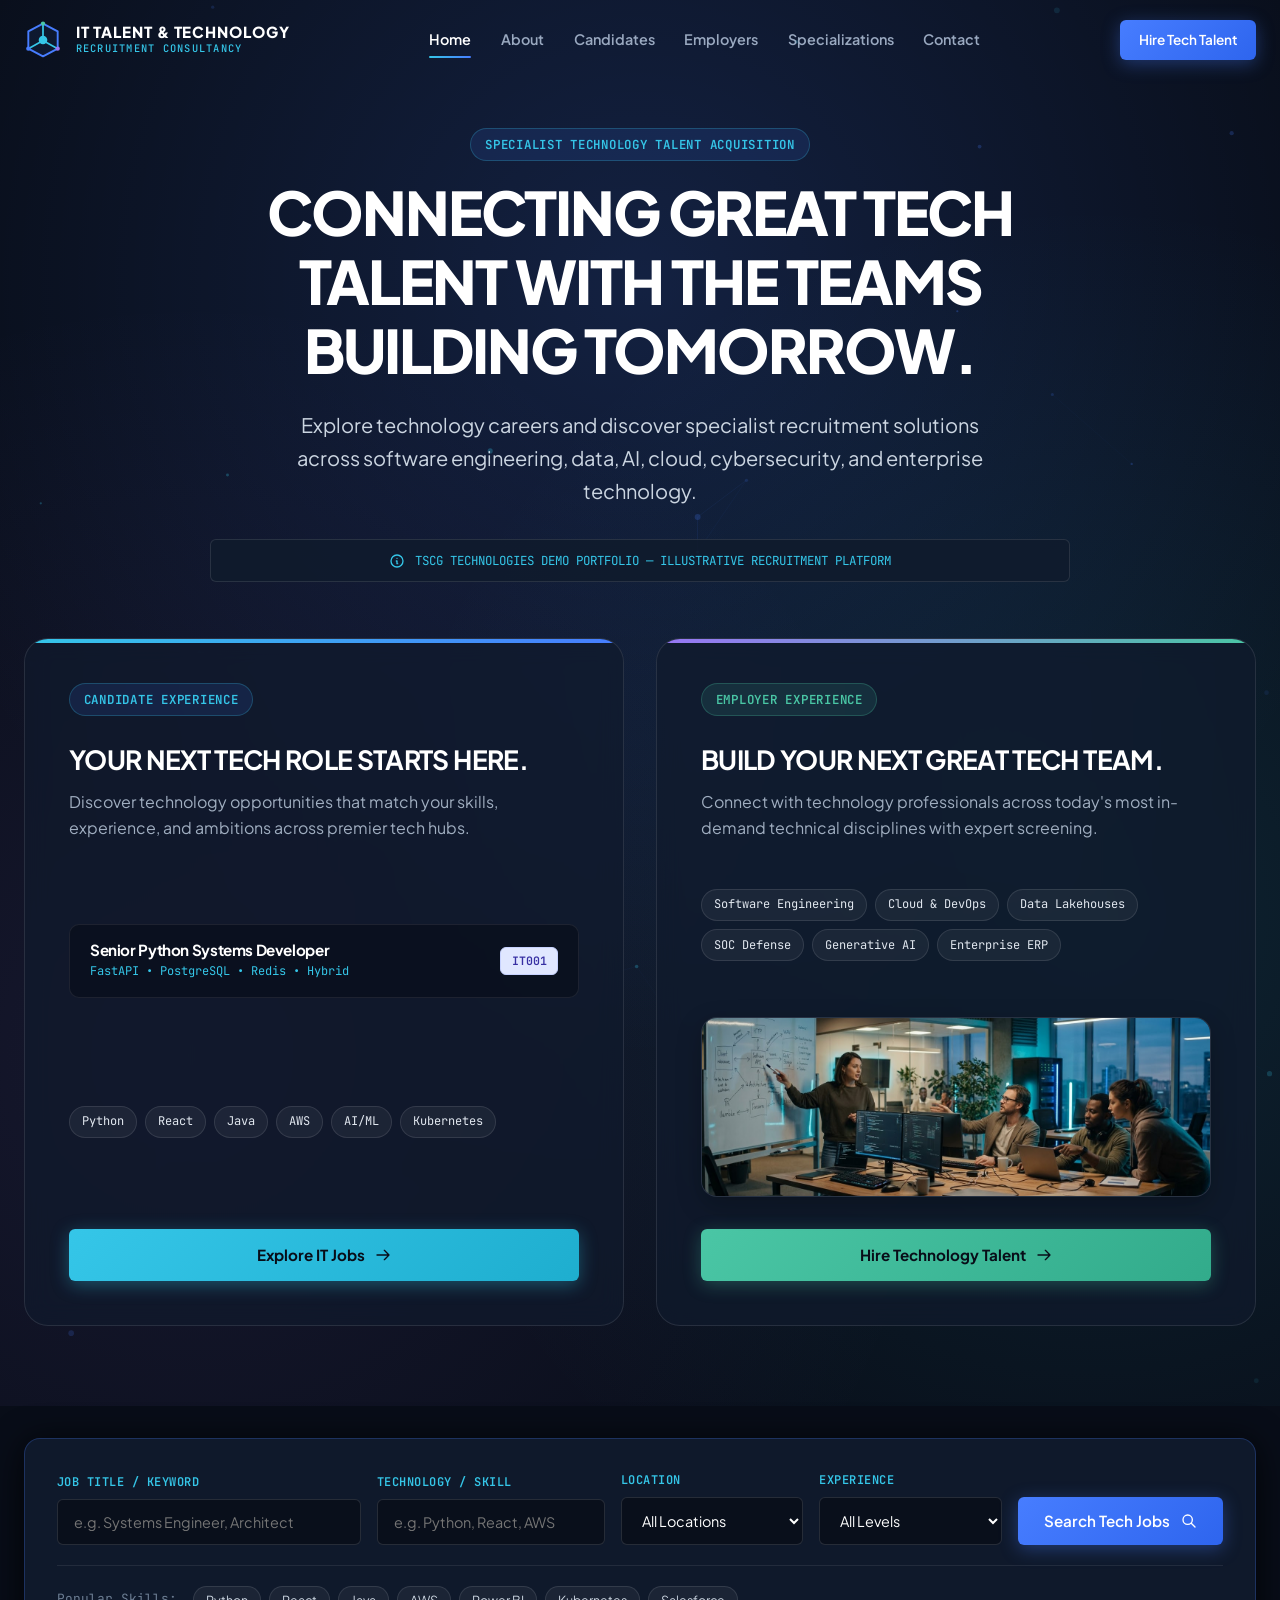
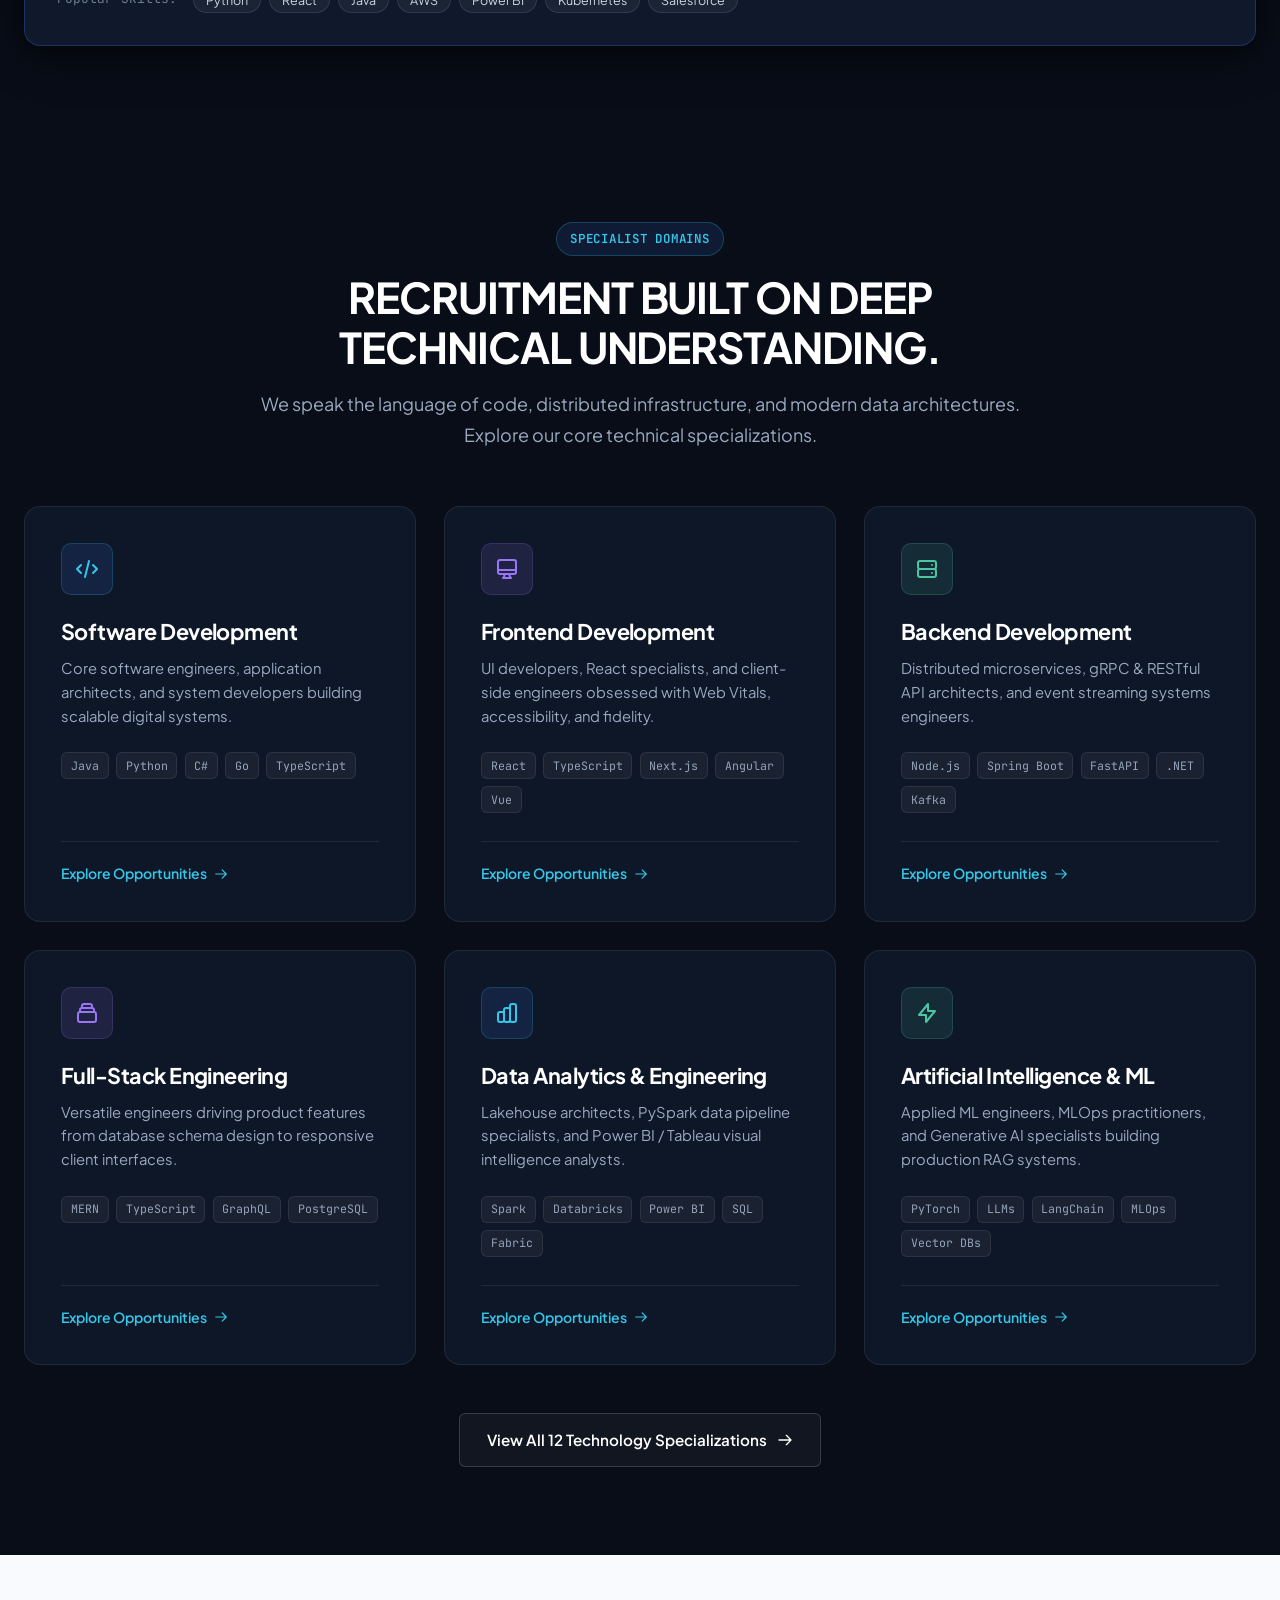
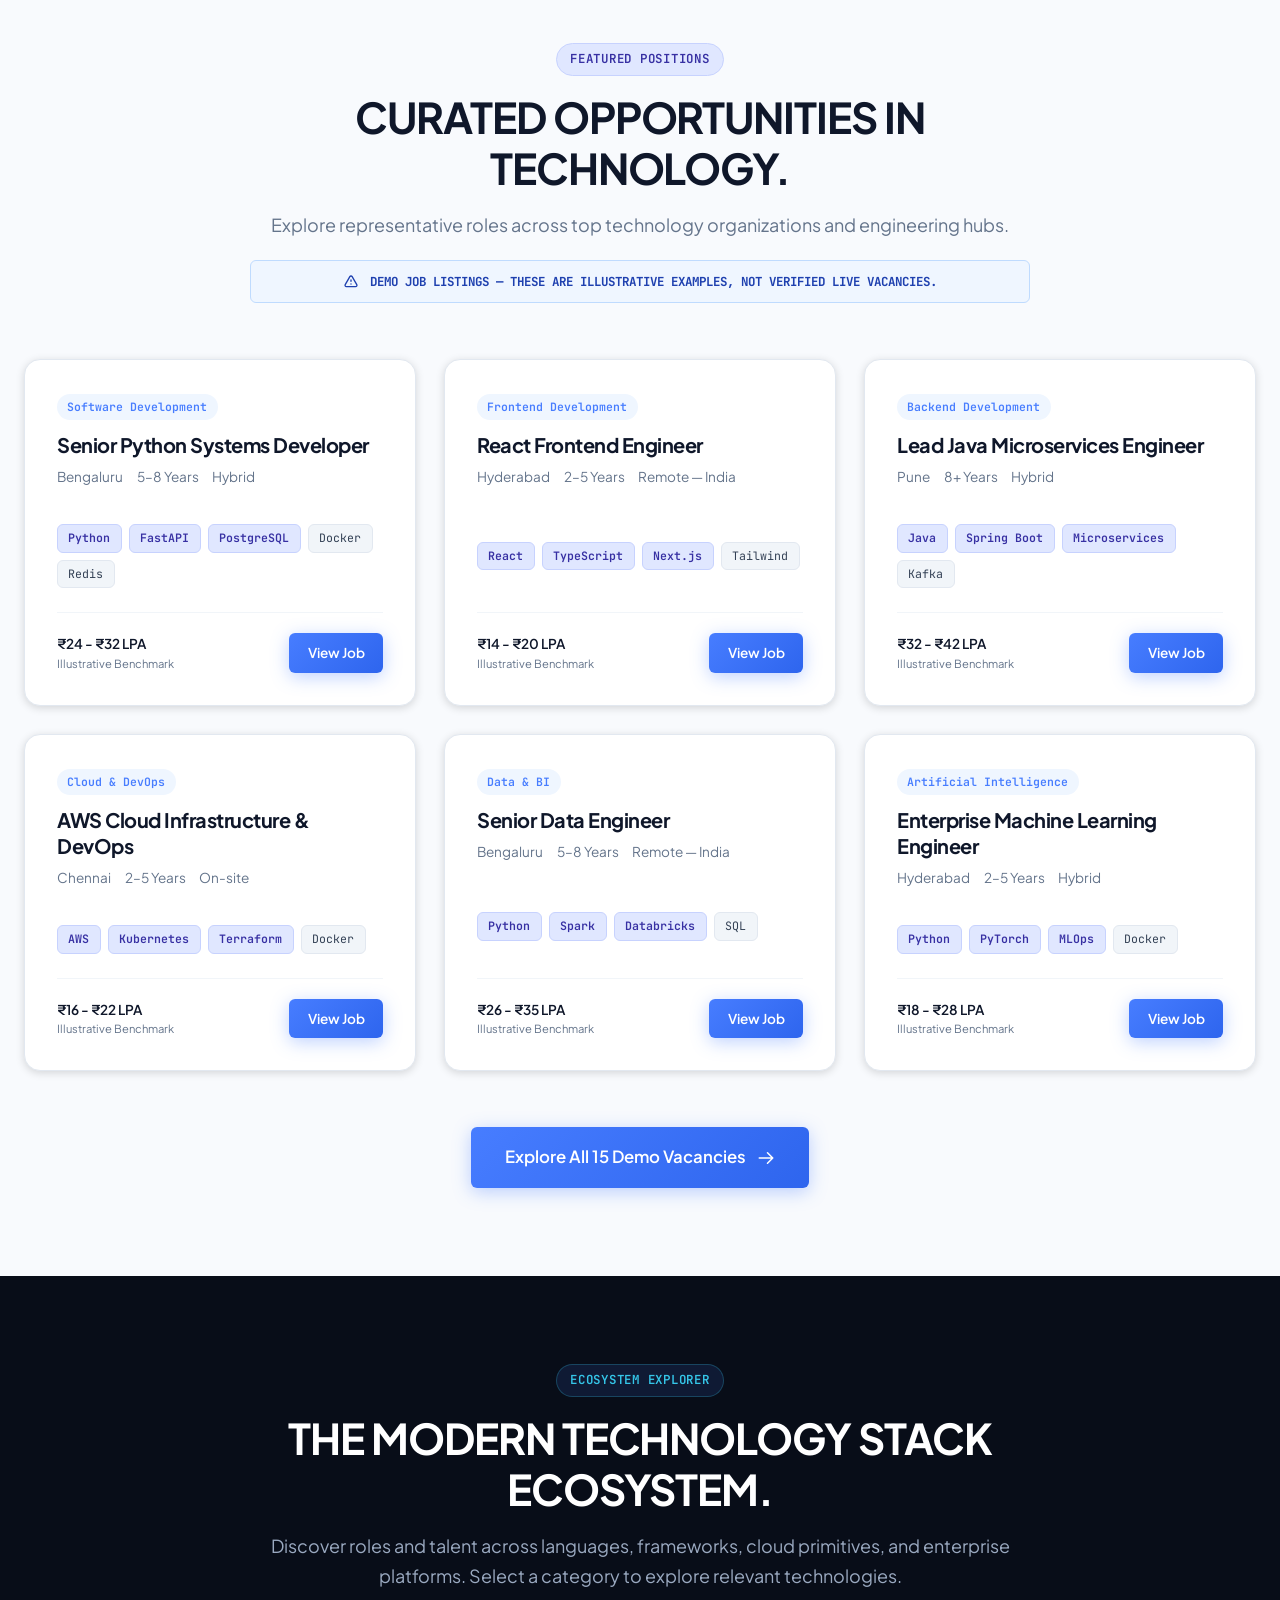
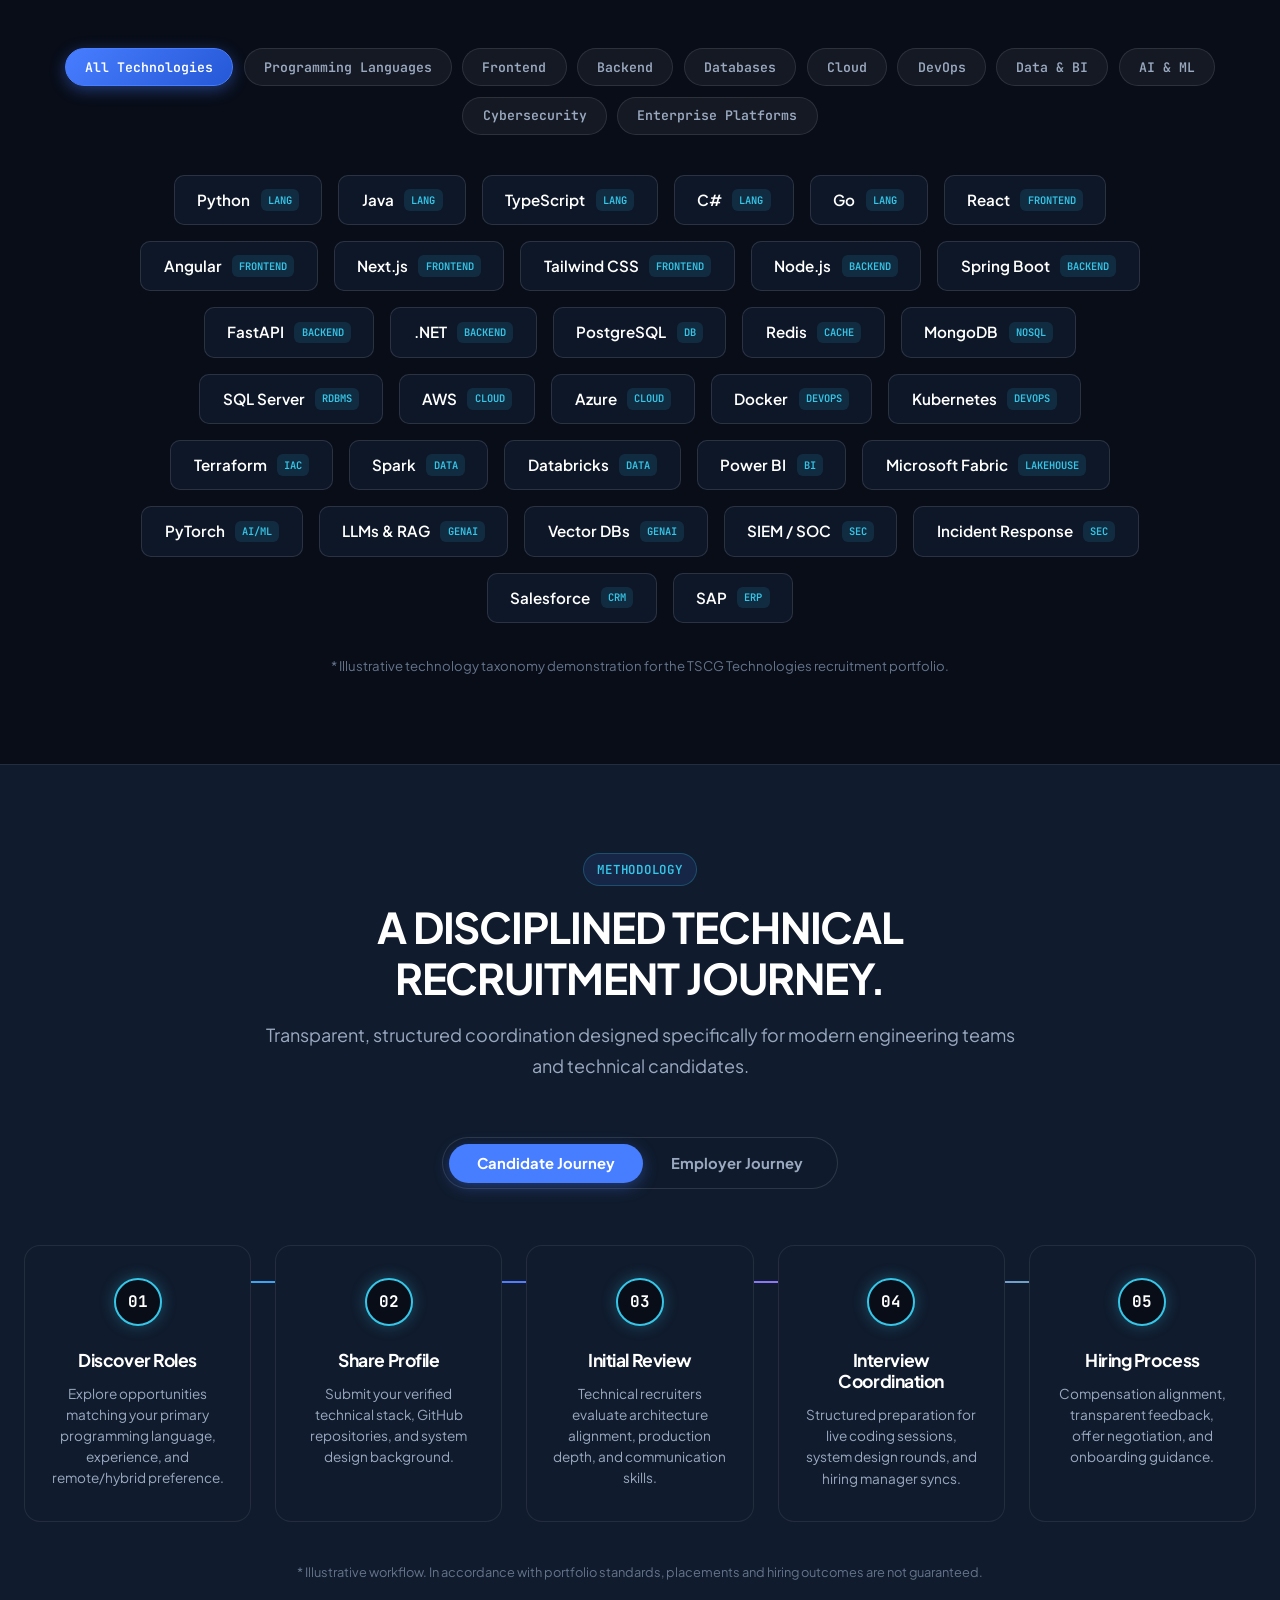
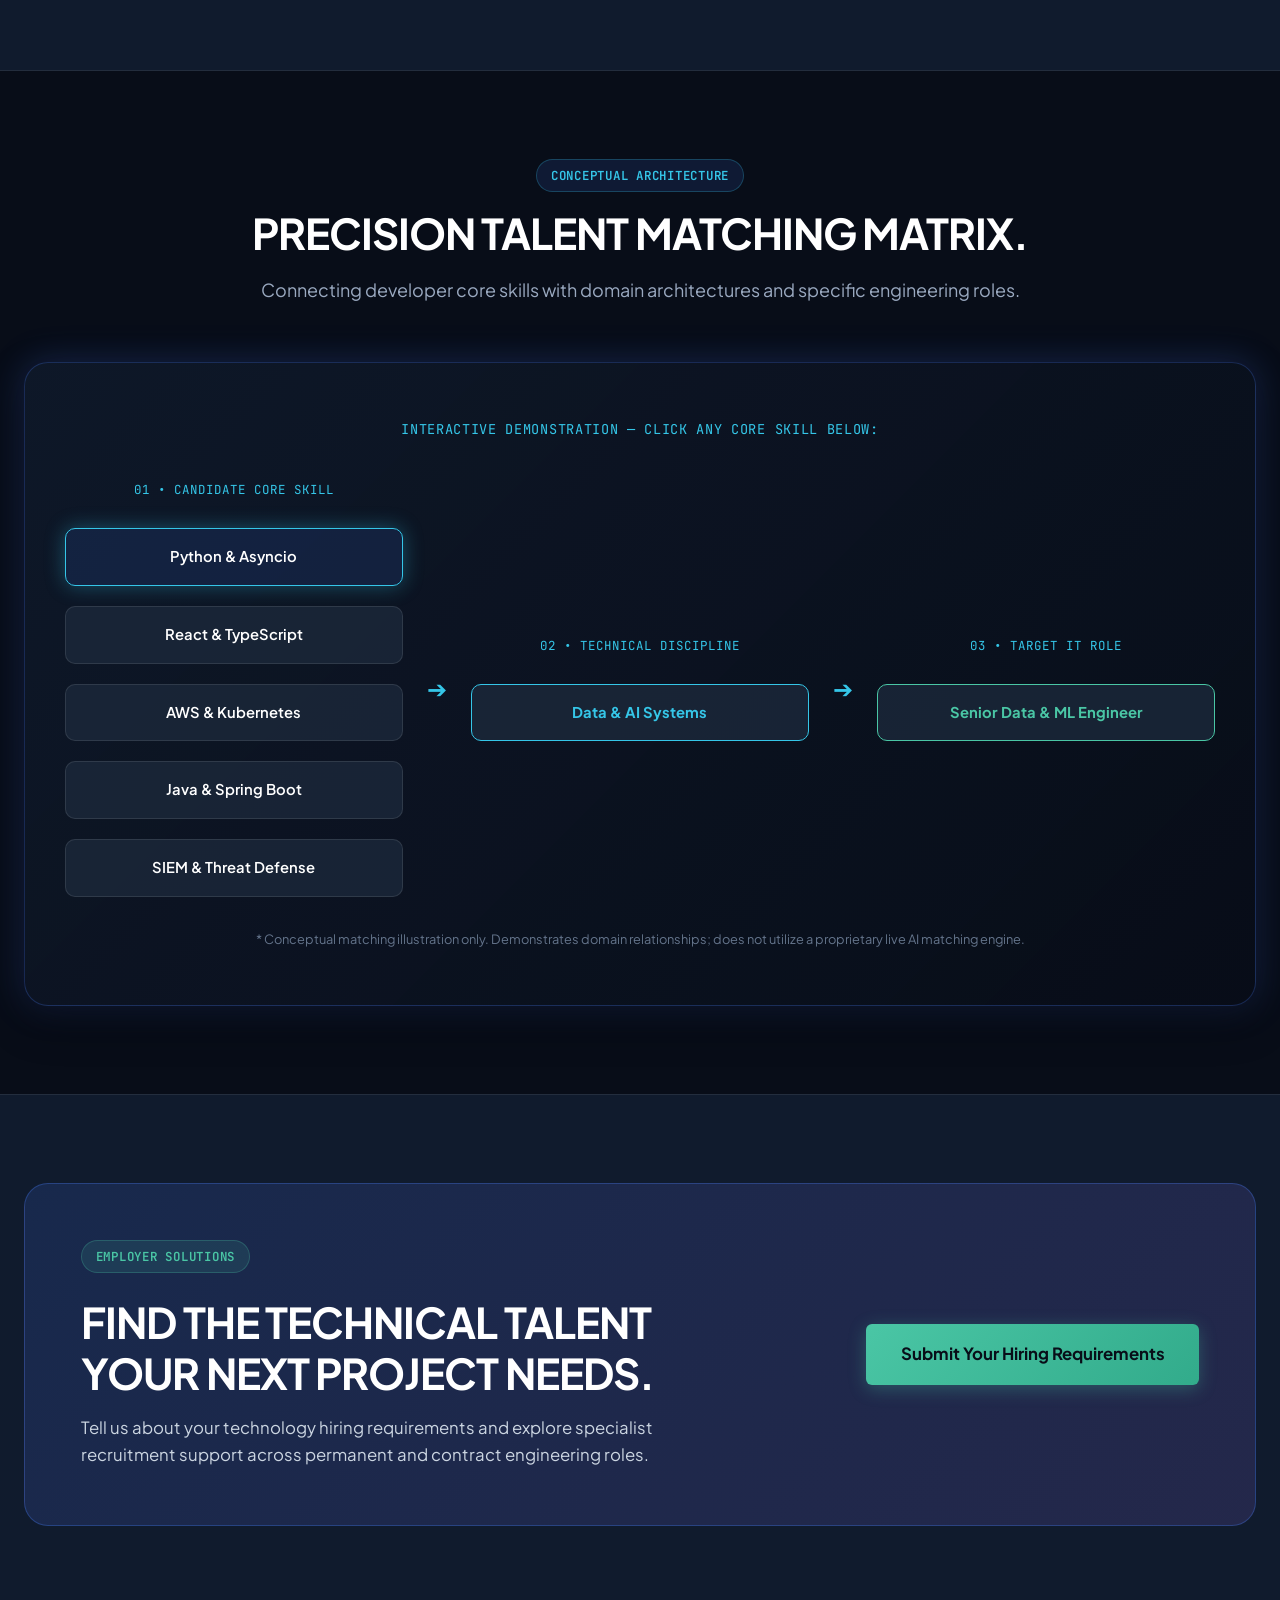
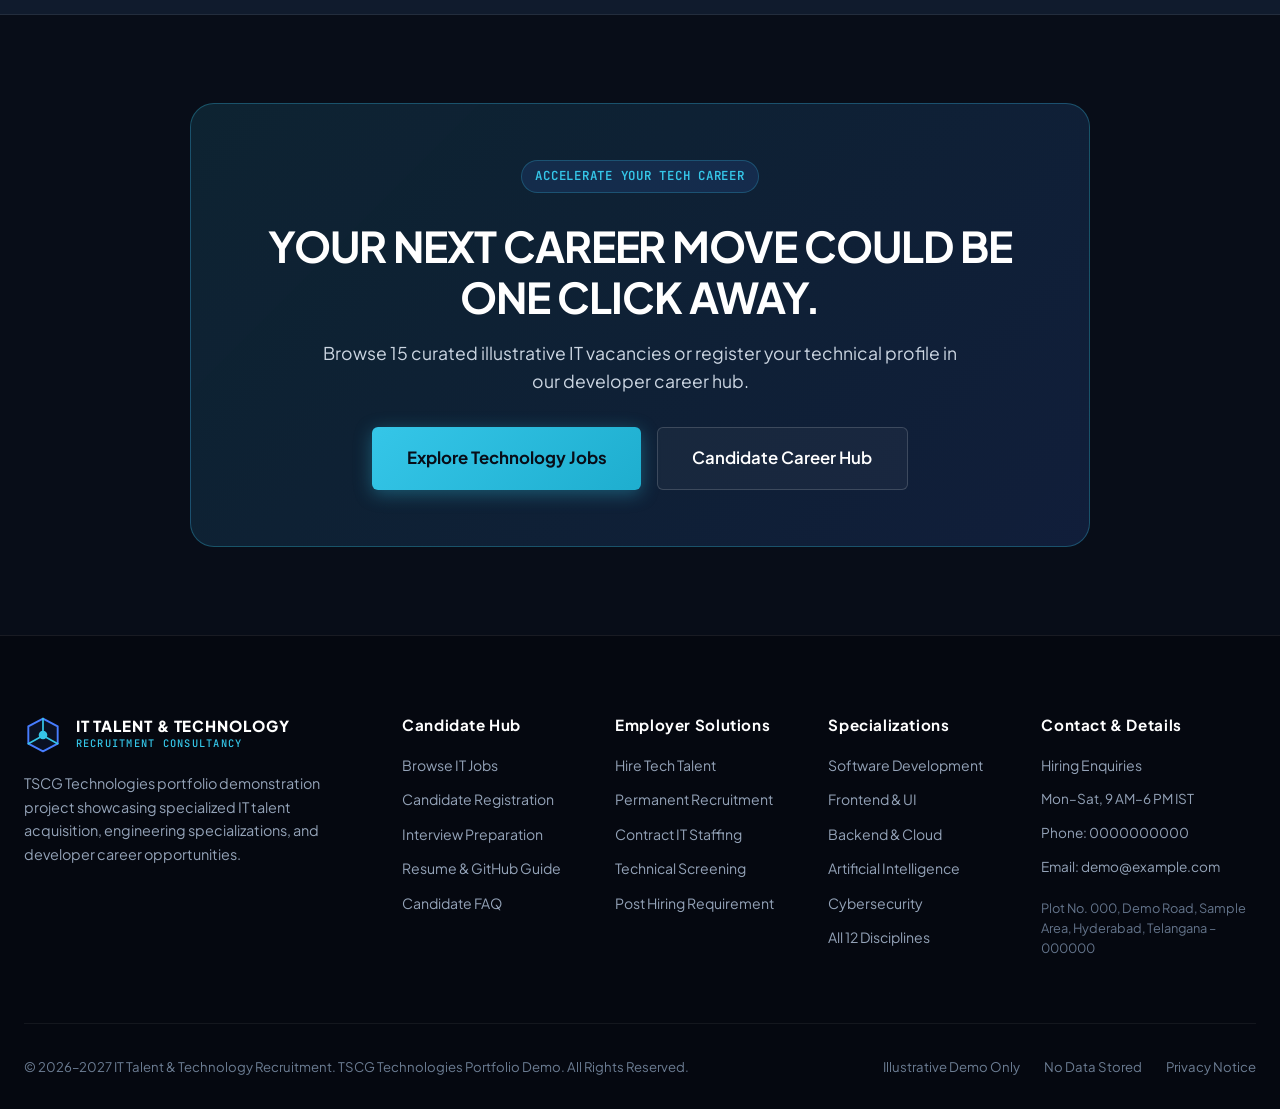
<file: index.html>
<!DOCTYPE html>
<html lang="en">
<head>
  <meta charset="UTF-8">
  <meta name="viewport" content="width=device-width, initial-scale=1.0">
  <title>IT Talent & Technology Recruitment | Specialist Tech Talent Acquisition</title>
  <meta name="description" content="Specialist IT recruitment consultancy and technology talent platform connecting software engineers, data specialists, AI engineers, and cloud architects with innovative teams.">
  
  <!-- Open Graph -->
  <meta property="og:title" content="IT Talent & Technology Recruitment | Specialist Tech Talent Acquisition">
  <meta property="og:description" content="Premium technology recruitment solutions across software engineering, cloud, data, AI, cybersecurity, and enterprise systems.">
  <meta property="og:type" content="website">

  <!-- Google Fonts -->
  <link rel="preconnect" href="https://fonts.googleapis.com">
  <link rel="preconnect" href="https://fonts.gstatic.com" crossorigin>
  <link href="https://fonts.googleapis.com/css2?family=JetBrains+Mono:wght@400;500;600;700&family=Plus+Jakarta+Sans:wght@400;500;600;700;800&display=swap" rel="stylesheet">

  <link rel="stylesheet" href="css/style.css">
</head>
<body>

  <!-- =========================================================================
       Section 1: Premium Navigation
       ========================================================================= -->
  <header class="site-header" role="banner">
    <div class="nav-container">
      <a href="index.html" class="brand-logo-link" aria-label="IT Talent & Technology Recruitment Home">
        <div class="brand-symbol">
          <!-- Original Abstract Geometric Technology Nexus Logo -->
          <svg viewBox="0 0 44 44" fill="none" xmlns="http://www.w3.org/2000/svg">
            <polygon points="22,3 39,12 39,32 22,41 5,32 5,12" stroke="#477DFF" stroke-width="2.2" stroke-linecap="round" stroke-linejoin="round" fill="rgba(71,125,255,0.08)"/>
            <circle cx="22" cy="22" r="5" fill="#35C6E8"/>
            <path d="M22 3L22 17M39 32L26 25M5 32L18 25" stroke="#35C6E8" stroke-width="2" stroke-linecap="round"/>
            <circle cx="22" cy="3" r="2.5" fill="#4AC6A5"/>
            <circle cx="39" cy="32" r="2.5" fill="#9876F5"/>
            <circle cx="5" cy="32" r="2.5" fill="#477DFF"/>
          </svg>
        </div>
        <div class="brand-text">
          <span class="brand-title">IT TALENT &amp; TECHNOLOGY</span>
          <span class="brand-subtitle">RECRUITMENT CONSULTANCY</span>
        </div>
      </a>

      <!-- Desktop Nav -->
      <nav class="nav-menu" role="navigation" aria-label="Main Navigation">
        <a href="index.html" class="nav-link active">Home</a>
        <a href="about.html" class="nav-link">About</a>
        <a href="candidates.html" class="nav-link">Candidates</a>
     
        <a href="employers.html" class="nav-link">Employers</a>
        <a href="specializations.html" class="nav-link">Specializations</a>
        <a href="contact.html" class="nav-link">Contact</a>
      </nav>

      <div class="nav-actions">
    
        <a href="employers.html" class="btn btn-sm btn-primary">Hire Tech Talent</a>
      </div>

      <!-- Mobile Hamburger Button -->
      <button class="mobile-toggle" aria-label="Toggle navigation menu" aria-expanded="false">
        <span></span>
        <span></span>
        <span></span>
      </button>
    </div>
  </header>

  <!-- Mobile Drawer Menu -->
  <div class="mobile-drawer" role="dialog" aria-modal="true" aria-label="Mobile Navigation">
    <div class="mobile-nav-links">
      <a href="index.html" class="nav-link active">Home</a>
      <a href="about.html" class="nav-link">About</a>
      <a href="candidates.html" class="nav-link">Candidates</a>
      <a href="jobs.html" class="nav-link">IT Jobs</a>
      <a href="employers.html" class="nav-link">Employers</a>
      <a href="specializations.html" class="nav-link">Specializations</a>
      <a href="contact.html" class="nav-link">Contact</a>
    </div>
    <div style="display: flex; flex-direction: column; gap: 0.75rem; margin-top: 1.5rem;">
      <a href="jobs.html" class="btn btn-outline" style="width: 100%;">Find IT Jobs</a>
      <a href="employers.html" class="btn btn-primary" style="width: 100%;">Hire Tech Talent</a>
    </div>
  </div>
  <div class="mobile-overlay"></div>

  <main id="main-content">

    <!-- =======================================================================
         Section 2: Technology Recruitment Hero
         ======================================================================= -->
    <section class="hero">
      <canvas id="hero-canvas" class="hero-canvas"></canvas>
      <div class="container hero-content-wrapper">
        <div class="hero-headline-block reveal-on-scroll">
          <span class="tag-label">Specialist Technology Talent Acquisition</span>
          <h1>CONNECTING GREAT TECH TALENT WITH THE TEAMS BUILDING TOMORROW.</h1>
          <p>Explore technology careers and discover specialist recruitment solutions across software engineering, data, AI, cloud, cybersecurity, and enterprise technology.</p>
          
          <div class="demo-badge-bar" style="margin-top: 2rem;">
            <svg fill="none" stroke="currentColor" viewBox="0 0 24 24"><path stroke-linecap="round" stroke-linejoin="round" stroke-width="2" d="M13 16h-1v-4h-1m1-4h.01M21 12a9 9 0 11-18 0 9 9 0 0118 0z"></path></svg>
            <span>TSCG TECHNOLOGIES DEMO PORTFOLIO — ILLUSTRATIVE RECRUITMENT PLATFORM</span>
          </div>
        </div>

        <!-- Split Audience Experience -->
        <div class="hero-split-grid">
          <!-- Candidate Path -->
          <div class="hero-audience-card candidate-path reveal-on-scroll">
            <div class="hero-card-header">
              <span class="tag-label">Candidate Experience</span>
              <h2>YOUR NEXT TECH ROLE STARTS HERE.</h2>
              <p>Discover technology opportunities that match your skills, experience, and ambitions across premier tech hubs.</p>
            </div>

            <!-- Mini Job Opportunity Highlight -->
            <div class="hero-mini-job">
              <div class="mini-job-info">
                <h4>Senior Python Systems Developer</h4>
                <div class="mini-job-meta">FastAPI • PostgreSQL • Redis • Hybrid</div>
              </div>
              <span class="skill-tag skill-tag-primary">IT001</span>
            </div>

            <div class="hero-floating-tags">
              <span class="hero-tag">Python</span>
              <span class="hero-tag">React</span>
              <span class="hero-tag">Java</span>
              <span class="hero-tag">AWS</span>
              <span class="hero-tag">AI/ML</span>
              <span class="hero-tag">Kubernetes</span>
            </div>

            <a href="jobs.html" class="btn btn-cyan">
              Explore IT Jobs
              <svg width="16" height="16" fill="none" stroke="currentColor" viewBox="0 0 24 24"><path stroke-linecap="round" stroke-linejoin="round" stroke-width="2" d="M14 5l7 7m0 0l-7 7m7-7H3"></path></svg>
            </a>
          </div>

          <!-- Employer Path -->
          <div class="hero-audience-card employer-path reveal-on-scroll">
            <div class="hero-card-header">
              <span class="tag-label tag-label-mint">Employer Experience</span>
              <h2>BUILD YOUR NEXT GREAT TECH TEAM.</h2>
              <p>Connect with technology professionals across today's most in-demand technical disciplines with expert screening.</p>
            </div>

            <div class="hero-floating-tags">
              <span class="hero-tag">Software Engineering</span>
              <span class="hero-tag">Cloud &amp; DevOps</span>
              <span class="hero-tag">Data Lakehouses</span>
              <span class="hero-tag">SOC Defense</span>
              <span class="hero-tag">Generative AI</span>
              <span class="hero-tag">Enterprise ERP</span>
            </div>

            <!-- Hero Talent Network Image -->
            <div class="site-img-wrapper aspect-16-9" style="margin: 1.5rem 0 2rem; max-height: 180px;">
              <img src="images/hero-it-talent-network.jpg" alt="Cinematic collaborative engineering team solving architecture problems" loading="eager" width="1280" height="720">
            </div>

            <a href="employers.html" class="btn btn-mint">
              Hire Technology Talent
              <svg width="16" height="16" fill="none" stroke="currentColor" viewBox="0 0 24 24"><path stroke-linecap="round" stroke-linejoin="round" stroke-width="2" d="M14 5l7 7m0 0l-7 7m7-7H3"></path></svg>
            </a>
          </div>
        </div>
      </div>
    </section>

    <!-- =======================================================================
         Section 3: Quick IT Job Search
         ======================================================================= -->
    <section class="section quick-search-section">
      <div class="container">
        <div class="search-box-card reveal-on-scroll">
          <form id="home-quick-search-form" class="quick-search-form" action="jobs.html" method="GET">
            <div class="form-field">
              <label for="quick-keyword" class="form-label">Job Title / Keyword</label>
              <input type="text" id="quick-keyword" name="keyword" class="form-input" placeholder="e.g. Systems Engineer, Architect">
            </div>

            <div class="form-field">
              <label for="quick-technology" class="form-label">Technology / Skill</label>
              <input type="text" id="quick-technology" name="technology" class="form-input" placeholder="e.g. Python, React, AWS">
            </div>

            <div class="form-field">
              <label for="quick-location" class="form-label">Location</label>
              <select id="quick-location" name="location" class="form-select">
                <option value="all">All Locations</option>
                <option value="Bengaluru">Bengaluru</option>
                <option value="Hyderabad">Hyderabad</option>
                <option value="Pune">Pune</option>
                <option value="Chennai">Chennai</option>
                <option value="Mumbai">Mumbai</option>
                <option value="Delhi NCR">Delhi NCR</option>
                <option value="Remote">Remote — India</option>
              </select>
            </div>

            <div class="form-field">
              <label for="quick-experience" class="form-label">Experience</label>
              <select id="quick-experience" name="experience" class="form-select">
                <option value="all">All Levels</option>
                <option value="0-2">0–2 Years (Associate)</option>
                <option value="2-5">2–5 Years (Mid-Level)</option>
                <option value="5-8">5–8 Years (Senior)</option>
                <option value="8+">8+ Years (Lead / Principal)</option>
              </select>
            </div>

            <button type="submit" class="btn btn-primary" style="height: 48px;">
              Search Tech Jobs
              <svg width="16" height="16" fill="none" stroke="currentColor" viewBox="0 0 24 24"><path stroke-linecap="round" stroke-linejoin="round" stroke-width="2" d="M21 21l-6-6m2-5a7 7 0 11-14 0 7 7 0 0114 0z"></path></svg>
            </button>
          </form>

          <div class="quick-search-pills">
            <span class="pills-title">Popular Skills:</span>
            <button type="button" class="quick-pill" data-tech="Python">Python</button>
            <button type="button" class="quick-pill" data-tech="React">React</button>
            <button type="button" class="quick-pill" data-tech="Java">Java</button>
            <button type="button" class="quick-pill" data-tech="AWS">AWS</button>
            <button type="button" class="quick-pill" data-tech="Power BI">Power BI</button>
            <button type="button" class="quick-pill" data-tech="Kubernetes">Kubernetes</button>
            <button type="button" class="quick-pill" data-tech="Salesforce">Salesforce</button>
          </div>
        </div>
      </div>
    </section>

    <!-- =======================================================================
         Section 4: Technology Specializations Overview
         ======================================================================= -->
    <section class="section section-dark">
      <div class="container">
        <div class="section-header text-center reveal-on-scroll">
          <span class="tag-label">Specialist Domains</span>
          <h2>RECRUITMENT BUILT ON DEEP TECHNICAL UNDERSTANDING.</h2>
          <p>We speak the language of code, distributed infrastructure, and modern data architectures. Explore our core technical specializations.</p>
        </div>

        <div class="spec-grid">
          <!-- 1. Software Development -->
          <div class="spec-card reveal-on-scroll">
            <div>
              <div class="spec-icon-wrapper">
                <svg width="24" height="24" fill="none" stroke="currentColor" viewBox="0 0 24 24"><path stroke-linecap="round" stroke-linejoin="round" stroke-width="2" d="M10 20l4-16m4 4l4 4-4 4M6 16l-4-4 4-4"></path></svg>
              </div>
              <h3>Software Development</h3>
              <p>Core software engineers, application architects, and system developers building scalable digital systems.</p>
              <div class="spec-tech-pills">
                <span class="tech-mini-pill">Java</span>
                <span class="tech-mini-pill">Python</span>
                <span class="tech-mini-pill">C#</span>
                <span class="tech-mini-pill">Go</span>
                <span class="tech-mini-pill">TypeScript</span>
              </div>
            </div>
            <div class="spec-card-footer">
              <a href="specializations.html#software-development" class="link-arrow">
                Explore Opportunities
                <svg width="14" height="14" fill="none" stroke="currentColor" viewBox="0 0 24 24"><path stroke-linecap="round" stroke-linejoin="round" stroke-width="2" d="M14 5l7 7m0 0l-7 7m7-7H3"></path></svg>
              </a>
            </div>
          </div>

          <!-- 2. Frontend Development -->
          <div class="spec-card reveal-on-scroll">
            <div>
              <div class="spec-icon-wrapper">
                <svg width="24" height="24" fill="none" stroke="currentColor" viewBox="0 0 24 24"><path stroke-linecap="round" stroke-linejoin="round" stroke-width="2" d="M9.75 17L9 20l-1 1h8l-1-1-.75-3M3 13h18M5 17h14a2 2 0 002-2V5a2 2 0 00-2-2H5a2 2 0 00-2 2v10a2 2 0 002 2z"></path></svg>
              </div>
              <h3>Frontend Development</h3>
              <p>UI developers, React specialists, and client-side engineers obsessed with Web Vitals, accessibility, and fidelity.</p>
              <div class="spec-tech-pills">
                <span class="tech-mini-pill">React</span>
                <span class="tech-mini-pill">TypeScript</span>
                <span class="tech-mini-pill">Next.js</span>
                <span class="tech-mini-pill">Angular</span>
                <span class="tech-mini-pill">Vue</span>
              </div>
            </div>
            <div class="spec-card-footer">
              <a href="specializations.html#frontend-development" class="link-arrow">
                Explore Opportunities
                <svg width="14" height="14" fill="none" stroke="currentColor" viewBox="0 0 24 24"><path stroke-linecap="round" stroke-linejoin="round" stroke-width="2" d="M14 5l7 7m0 0l-7 7m7-7H3"></path></svg>
              </a>
            </div>
          </div>

          <!-- 3. Backend Development -->
          <div class="spec-card reveal-on-scroll">
            <div>
              <div class="spec-icon-wrapper">
                <svg width="24" height="24" fill="none" stroke="currentColor" viewBox="0 0 24 24"><path stroke-linecap="round" stroke-linejoin="round" stroke-width="2" d="M5 12h14M5 12a2 2 0 01-2-2V6a2 2 0 012-2h14a2 2 0 012 2v4a2 2 0 01-2 2M5 12a2 2 0 00-2 2v4a2 2 0 002 2h14a2 2 0 002-2v-4a2 2 0 00-2-2m-2-4h.01M17 16h.01"></path></svg>
              </div>
              <h3>Backend Development</h3>
              <p>Distributed microservices, gRPC &amp; RESTful API architects, and event streaming systems engineers.</p>
              <div class="spec-tech-pills">
                <span class="tech-mini-pill">Node.js</span>
                <span class="tech-mini-pill">Spring Boot</span>
                <span class="tech-mini-pill">FastAPI</span>
                <span class="tech-mini-pill">.NET</span>
                <span class="tech-mini-pill">Kafka</span>
              </div>
            </div>
            <div class="spec-card-footer">
              <a href="specializations.html#backend-development" class="link-arrow">
                Explore Opportunities
                <svg width="14" height="14" fill="none" stroke="currentColor" viewBox="0 0 24 24"><path stroke-linecap="round" stroke-linejoin="round" stroke-width="2" d="M14 5l7 7m0 0l-7 7m7-7H3"></path></svg>
              </a>
            </div>
          </div>

          <!-- 4. Full-Stack Engineering -->
          <div class="spec-card reveal-on-scroll">
            <div>
              <div class="spec-icon-wrapper">
                <svg width="24" height="24" fill="none" stroke="currentColor" viewBox="0 0 24 24"><path stroke-linecap="round" stroke-linejoin="round" stroke-width="2" d="M19 11H5m14 0a2 2 0 012 2v6a2 2 0 01-2 2H5a2 2 0 01-2-2v-6a2 2 0 012-2m14 0V9a2 2 0 00-2-2M5 11V9a2 2 0 012-2m0 0V5a2 2 0 012-2h6a2 2 0 012 2v2M7 7h10"></path></svg>
              </div>
              <h3>Full-Stack Engineering</h3>
              <p>Versatile engineers driving product features from database schema design to responsive client interfaces.</p>
              <div class="spec-tech-pills">
                <span class="tech-mini-pill">MERN</span>
                <span class="tech-mini-pill">TypeScript</span>
                <span class="tech-mini-pill">GraphQL</span>
                <span class="tech-mini-pill">PostgreSQL</span>
              </div>
            </div>
            <div class="spec-card-footer">
              <a href="specializations.html#fullstack-development" class="link-arrow">
                Explore Opportunities
                <svg width="14" height="14" fill="none" stroke="currentColor" viewBox="0 0 24 24"><path stroke-linecap="round" stroke-linejoin="round" stroke-width="2" d="M14 5l7 7m0 0l-7 7m7-7H3"></path></svg>
              </a>
            </div>
          </div>

          <!-- 5. Data Analytics & Engineering -->
          <div class="spec-card reveal-on-scroll">
            <div>
              <div class="spec-icon-wrapper">
                <svg width="24" height="24" fill="none" stroke="currentColor" viewBox="0 0 24 24"><path stroke-linecap="round" stroke-linejoin="round" stroke-width="2" d="M9 19v-6a2 2 0 00-2-2H5a2 2 0 00-2 2v6a2 2 0 002 2h2a2 2 0 002-2zm0 0V9a2 2 0 012-2h2a2 2 0 012 2v10m-6 0a2 2 0 002 2h2a2 2 0 002-2m0 0V5a2 2 0 012-2h2a2 2 0 012 2v14a2 2 0 01-2 2h-2a2 2 0 01-2-2z"></path></svg>
              </div>
              <h3>Data Analytics &amp; Engineering</h3>
              <p>Lakehouse architects, PySpark data pipeline specialists, and Power BI / Tableau visual intelligence analysts.</p>
              <div class="spec-tech-pills">
                <span class="tech-mini-pill">Spark</span>
                <span class="tech-mini-pill">Databricks</span>
                <span class="tech-mini-pill">Power BI</span>
                <span class="tech-mini-pill">SQL</span>
                <span class="tech-mini-pill">Fabric</span>
              </div>
            </div>
            <div class="spec-card-footer">
              <a href="specializations.html#data-analytics" class="link-arrow">
                Explore Opportunities
                <svg width="14" height="14" fill="none" stroke="currentColor" viewBox="0 0 24 24"><path stroke-linecap="round" stroke-linejoin="round" stroke-width="2" d="M14 5l7 7m0 0l-7 7m7-7H3"></path></svg>
              </a>
            </div>
          </div>

          <!-- 6. Artificial Intelligence & Machine Learning -->
          <div class="spec-card reveal-on-scroll">
            <div>
              <div class="spec-icon-wrapper">
                <svg width="24" height="24" fill="none" stroke="currentColor" viewBox="0 0 24 24"><path stroke-linecap="round" stroke-linejoin="round" stroke-width="2" d="M13 10V3L4 14h7v7l9-11h-7z"></path></svg>
              </div>
              <h3>Artificial Intelligence &amp; ML</h3>
              <p>Applied ML engineers, MLOps practitioners, and Generative AI specialists building production RAG systems.</p>
              <div class="spec-tech-pills">
                <span class="tech-mini-pill">PyTorch</span>
                <span class="tech-mini-pill">LLMs</span>
                <span class="tech-mini-pill">LangChain</span>
                <span class="tech-mini-pill">MLOps</span>
                <span class="tech-mini-pill">Vector DBs</span>
              </div>
            </div>
            <div class="spec-card-footer">
              <a href="specializations.html#ai-ml" class="link-arrow">
                Explore Opportunities
                <svg width="14" height="14" fill="none" stroke="currentColor" viewBox="0 0 24 24"><path stroke-linecap="round" stroke-linejoin="round" stroke-width="2" d="M14 5l7 7m0 0l-7 7m7-7H3"></path></svg>
              </a>
            </div>
          </div>
        </div>

        <div style="text-align: center; margin-top: 3rem;">
          <a href="specializations.html" class="btn btn-outline">
            View All 12 Technology Specializations
            <svg width="16" height="16" fill="none" stroke="currentColor" viewBox="0 0 24 24"><path stroke-linecap="round" stroke-linejoin="round" stroke-width="2" d="M14 5l7 7m0 0l-7 7m7-7H3"></path></svg>
          </a>
        </div>
      </div>
    </section>

    <!-- =======================================================================
         Section 5: Featured IT Opportunities
         ======================================================================= -->
    <section class="section section-light">
      <div class="container">
        <div class="section-header text-center reveal-on-scroll">
          <span class="tag-label" style="background: #E0E7FF; color: #3730A3; border-color: #C7D2FE;">Featured Positions</span>
          <h2>CURATED OPPORTUNITIES IN TECHNOLOGY.</h2>
          <p>Explore representative roles across top technology organizations and engineering hubs.</p>
          
          <div class="demo-badge-bar demo-banner-light" style="margin-top: 1.25rem;">
            <svg fill="none" stroke="currentColor" viewBox="0 0 24 24"><path stroke-linecap="round" stroke-linejoin="round" stroke-width="2" d="M12 9v2m0 4h.01m-6.938 4h13.856c1.54 0 2.502-1.667 1.732-3L13.732 4c-.77-1.333-2.694-1.333-3.464 0L3.34 16c-.77 1.333.192 3 1.732 3z"></path></svg>
            <strong>DEMO JOB LISTINGS — THESE ARE ILLUSTRATIVE EXAMPLES, NOT VERIFIED LIVE VACANCIES.</strong>
          </div>
        </div>

        <!-- 6 Illustrative Demo Job Cards rendered directly -->
        <div class="job-cards-grid">
          <!-- Job 1 -->
          <article class="job-card reveal-on-scroll">
            <div class="job-card-header">
              <span class="job-category-badge">Software Development</span>
              <h3 class="job-card-title"><a href="job-details.html?id=IT001">Senior Python Systems Developer</a></h3>
              <div class="job-card-meta">
                <span class="meta-item">Bengaluru</span>
                <span class="meta-item">5–8 Years</span>
                <span class="meta-item">Hybrid</span>
              </div>
            </div>
            <div class="job-skills-container">
              <span class="skill-tag skill-tag-primary">Python</span>
              <span class="skill-tag skill-tag-primary">FastAPI</span>
              <span class="skill-tag skill-tag-primary">PostgreSQL</span>
              <span class="skill-tag">Docker</span>
              <span class="skill-tag">Redis</span>
            </div>
            <div class="job-card-footer">
              <div class="salary-tag">₹24 - ₹32 LPA <small>Illustrative Benchmark</small></div>
              <a href="job-details.html?id=IT001" class="btn btn-sm btn-primary">View Job</a>
            </div>
          </article>

          <!-- Job 2 -->
          <article class="job-card reveal-on-scroll">
            <div class="job-card-header">
              <span class="job-category-badge">Frontend Development</span>
              <h3 class="job-card-title"><a href="job-details.html?id=IT002">React Frontend Engineer</a></h3>
              <div class="job-card-meta">
                <span class="meta-item">Hyderabad</span>
                <span class="meta-item">2–5 Years</span>
                <span class="meta-item">Remote — India</span>
              </div>
            </div>
            <div class="job-skills-container">
              <span class="skill-tag skill-tag-primary">React</span>
              <span class="skill-tag skill-tag-primary">TypeScript</span>
              <span class="skill-tag skill-tag-primary">Next.js</span>
              <span class="skill-tag">Tailwind</span>
            </div>
            <div class="job-card-footer">
              <div class="salary-tag">₹14 - ₹20 LPA <small>Illustrative Benchmark</small></div>
              <a href="job-details.html?id=IT002" class="btn btn-sm btn-primary">View Job</a>
            </div>
          </article>

          <!-- Job 3 -->
          <article class="job-card reveal-on-scroll">
            <div class="job-card-header">
              <span class="job-category-badge">Backend Development</span>
              <h3 class="job-card-title"><a href="job-details.html?id=IT003">Lead Java Microservices Engineer</a></h3>
              <div class="job-card-meta">
                <span class="meta-item">Pune</span>
                <span class="meta-item">8+ Years</span>
                <span class="meta-item">Hybrid</span>
              </div>
            </div>
            <div class="job-skills-container">
              <span class="skill-tag skill-tag-primary">Java</span>
              <span class="skill-tag skill-tag-primary">Spring Boot</span>
              <span class="skill-tag skill-tag-primary">Microservices</span>
              <span class="skill-tag">Kafka</span>
            </div>
            <div class="job-card-footer">
              <div class="salary-tag">₹32 - ₹42 LPA <small>Illustrative Benchmark</small></div>
              <a href="job-details.html?id=IT003" class="btn btn-sm btn-primary">View Job</a>
            </div>
          </article>

          <!-- Job 4 -->
          <article class="job-card reveal-on-scroll">
            <div class="job-card-header">
              <span class="job-category-badge">Cloud &amp; DevOps</span>
              <h3 class="job-card-title"><a href="job-details.html?id=IT004">AWS Cloud Infrastructure &amp; DevOps</a></h3>
              <div class="job-card-meta">
                <span class="meta-item">Chennai</span>
                <span class="meta-item">2–5 Years</span>
                <span class="meta-item">On-site</span>
              </div>
            </div>
            <div class="job-skills-container">
              <span class="skill-tag skill-tag-primary">AWS</span>
              <span class="skill-tag skill-tag-primary">Kubernetes</span>
              <span class="skill-tag skill-tag-primary">Terraform</span>
              <span class="skill-tag">Docker</span>
            </div>
            <div class="job-card-footer">
              <div class="salary-tag">₹16 - ₹22 LPA <small>Illustrative Benchmark</small></div>
              <a href="job-details.html?id=IT004" class="btn btn-sm btn-primary">View Job</a>
            </div>
          </article>

          <!-- Job 5 -->
          <article class="job-card reveal-on-scroll">
            <div class="job-card-header">
              <span class="job-category-badge">Data &amp; BI</span>
              <h3 class="job-card-title"><a href="job-details.html?id=IT005">Senior Data Engineer</a></h3>
              <div class="job-card-meta">
                <span class="meta-item">Bengaluru</span>
                <span class="meta-item">5–8 Years</span>
                <span class="meta-item">Remote — India</span>
              </div>
            </div>
            <div class="job-skills-container">
              <span class="skill-tag skill-tag-primary">Python</span>
              <span class="skill-tag skill-tag-primary">Spark</span>
              <span class="skill-tag skill-tag-primary">Databricks</span>
              <span class="skill-tag">SQL</span>
            </div>
            <div class="job-card-footer">
              <div class="salary-tag">₹26 - ₹35 LPA <small>Illustrative Benchmark</small></div>
              <a href="job-details.html?id=IT005" class="btn btn-sm btn-primary">View Job</a>
            </div>
          </article>

          <!-- Job 6 -->
          <article class="job-card reveal-on-scroll">
            <div class="job-card-header">
              <span class="job-category-badge">Artificial Intelligence</span>
              <h3 class="job-card-title"><a href="job-details.html?id=IT006">Enterprise Machine Learning Engineer</a></h3>
              <div class="job-card-meta">
                <span class="meta-item">Hyderabad</span>
                <span class="meta-item">2–5 Years</span>
                <span class="meta-item">Hybrid</span>
              </div>
            </div>
            <div class="job-skills-container">
              <span class="skill-tag skill-tag-primary">Python</span>
              <span class="skill-tag skill-tag-primary">PyTorch</span>
              <span class="skill-tag skill-tag-primary">MLOps</span>
              <span class="skill-tag">Docker</span>
            </div>
            <div class="job-card-footer">
              <div class="salary-tag">₹18 - ₹28 LPA <small>Illustrative Benchmark</small></div>
              <a href="job-details.html?id=IT006" class="btn btn-sm btn-primary">View Job</a>
            </div>
          </article>
        </div>

        <div style="text-align: center; margin-top: 3.5rem;">
          <a href="jobs.html" class="btn btn-lg btn-primary">
            Explore All 15 Demo Vacancies
            <svg width="18" height="18" fill="none" stroke="currentColor" viewBox="0 0 24 24"><path stroke-linecap="round" stroke-linejoin="round" stroke-width="2" d="M14 5l7 7m0 0l-7 7m7-7H3"></path></svg>
          </a>
        </div>
      </div>
    </section>

    <!-- =======================================================================
         Section 6: Technology Stack Cloud
         ======================================================================= -->
    <section class="section tech-cloud-section">
      <div class="container">
        <div class="section-header text-center reveal-on-scroll">
          <span class="tag-label">Ecosystem Explorer</span>
          <h2>THE MODERN TECHNOLOGY STACK ECOSYSTEM.</h2>
          <p>Discover roles and talent across languages, frameworks, cloud primitives, and enterprise platforms. Select a category to explore relevant technologies.</p>
        </div>

        <!-- Category Tabs -->
        <div class="tech-category-tabs reveal-on-scroll">
          <button type="button" class="tech-tab-btn active" data-category="all">All Technologies</button>
          <button type="button" class="tech-tab-btn" data-category="programming">Programming Languages</button>
          <button type="button" class="tech-tab-btn" data-category="frontend">Frontend</button>
          <button type="button" class="tech-tab-btn" data-category="backend">Backend</button>
          <button type="button" class="tech-tab-btn" data-category="databases">Databases</button>
          <button type="button" class="tech-tab-btn" data-category="cloud">Cloud</button>
          <button type="button" class="tech-tab-btn" data-category="devops">DevOps</button>
          <button type="button" class="tech-tab-btn" data-category="data">Data &amp; BI</button>
          <button type="button" class="tech-tab-btn" data-category="ai">AI &amp; ML</button>
          <button type="button" class="tech-tab-btn" data-category="security">Cybersecurity</button>
          <button type="button" class="tech-tab-btn" data-category="enterprise">Enterprise Platforms</button>
        </div>

        <!-- Chips Grid -->
        <div class="tech-cloud-grid reveal-on-scroll">
          <!-- Programming -->
          <div class="tech-chip tech-chip-item" data-category="programming" data-skill="Python">
            <span>Python</span><span class="chip-category">Lang</span>
          </div>
          <div class="tech-chip tech-chip-item" data-category="programming" data-skill="Java">
            <span>Java</span><span class="chip-category">Lang</span>
          </div>
          <div class="tech-chip tech-chip-item" data-category="programming" data-skill="TypeScript">
            <span>TypeScript</span><span class="chip-category">Lang</span>
          </div>
          <div class="tech-chip tech-chip-item" data-category="programming" data-skill="C#">
            <span>C#</span><span class="chip-category">Lang</span>
          </div>
          <div class="tech-chip tech-chip-item" data-category="programming" data-skill="Go">
            <span>Go</span><span class="chip-category">Lang</span>
          </div>

          <!-- Frontend -->
          <div class="tech-chip tech-chip-item" data-category="frontend" data-skill="React">
            <span>React</span><span class="chip-category">Frontend</span>
          </div>
          <div class="tech-chip tech-chip-item" data-category="frontend" data-skill="Angular">
            <span>Angular</span><span class="chip-category">Frontend</span>
          </div>
          <div class="tech-chip tech-chip-item" data-category="frontend" data-skill="Next.js">
            <span>Next.js</span><span class="chip-category">Frontend</span>
          </div>
          <div class="tech-chip tech-chip-item" data-category="frontend" data-skill="Tailwind CSS">
            <span>Tailwind CSS</span><span class="chip-category">Frontend</span>
          </div>

          <!-- Backend -->
          <div class="tech-chip tech-chip-item" data-category="backend" data-skill="Node.js">
            <span>Node.js</span><span class="chip-category">Backend</span>
          </div>
          <div class="tech-chip tech-chip-item" data-category="backend" data-skill="Spring Boot">
            <span>Spring Boot</span><span class="chip-category">Backend</span>
          </div>
          <div class="tech-chip tech-chip-item" data-category="backend" data-skill="FastAPI">
            <span>FastAPI</span><span class="chip-category">Backend</span>
          </div>
          <div class="tech-chip tech-chip-item" data-category="backend" data-skill=".NET">
            <span>.NET</span><span class="chip-category">Backend</span>
          </div>

          <!-- Databases -->
          <div class="tech-chip tech-chip-item" data-category="databases" data-skill="PostgreSQL">
            <span>PostgreSQL</span><span class="chip-category">DB</span>
          </div>
          <div class="tech-chip tech-chip-item" data-category="databases" data-skill="Redis">
            <span>Redis</span><span class="chip-category">Cache</span>
          </div>
          <div class="tech-chip tech-chip-item" data-category="databases" data-skill="MongoDB">
            <span>MongoDB</span><span class="chip-category">NoSQL</span>
          </div>
          <div class="tech-chip tech-chip-item" data-category="databases" data-skill="SQL Server">
            <span>SQL Server</span><span class="chip-category">RDBMS</span>
          </div>

          <!-- Cloud -->
          <div class="tech-chip tech-chip-item" data-category="cloud" data-skill="AWS">
            <span>AWS</span><span class="chip-category">Cloud</span>
          </div>
          <div class="tech-chip tech-chip-item" data-category="cloud" data-skill="Azure">
            <span>Azure</span><span class="chip-category">Cloud</span>
          </div>

          <!-- DevOps -->
          <div class="tech-chip tech-chip-item" data-category="devops" data-skill="Docker">
            <span>Docker</span><span class="chip-category">DevOps</span>
          </div>
          <div class="tech-chip tech-chip-item" data-category="devops" data-skill="Kubernetes">
            <span>Kubernetes</span><span class="chip-category">DevOps</span>
          </div>
          <div class="tech-chip tech-chip-item" data-category="devops" data-skill="Terraform">
            <span>Terraform</span><span class="chip-category">IaC</span>
          </div>

          <!-- Data -->
          <div class="tech-chip tech-chip-item" data-category="data" data-skill="Spark">
            <span>Spark</span><span class="chip-category">Data</span>
          </div>
          <div class="tech-chip tech-chip-item" data-category="data" data-skill="Databricks">
            <span>Databricks</span><span class="chip-category">Data</span>
          </div>
          <div class="tech-chip tech-chip-item" data-category="data" data-skill="Power BI">
            <span>Power BI</span><span class="chip-category">BI</span>
          </div>
          <div class="tech-chip tech-chip-item" data-category="data" data-skill="Microsoft Fabric">
            <span>Microsoft Fabric</span><span class="chip-category">Lakehouse</span>
          </div>

          <!-- AI -->
          <div class="tech-chip tech-chip-item" data-category="ai" data-skill="PyTorch">
            <span>PyTorch</span><span class="chip-category">AI/ML</span>
          </div>
          <div class="tech-chip tech-chip-item" data-category="ai" data-skill="LLMs">
            <span>LLMs &amp; RAG</span><span class="chip-category">GenAI</span>
          </div>
          <div class="tech-chip tech-chip-item" data-category="ai" data-skill="Vector DBs">
            <span>Vector DBs</span><span class="chip-category">GenAI</span>
          </div>

          <!-- Security -->
          <div class="tech-chip tech-chip-item" data-category="security" data-skill="SIEM">
            <span>SIEM / SOC</span><span class="chip-category">Sec</span>
          </div>
          <div class="tech-chip tech-chip-item" data-category="security" data-skill="Incident Response">
            <span>Incident Response</span><span class="chip-category">Sec</span>
          </div>

          <!-- Enterprise -->
          <div class="tech-chip tech-chip-item" data-category="enterprise" data-skill="Salesforce">
            <span>Salesforce</span><span class="chip-category">CRM</span>
          </div>
          <div class="tech-chip tech-chip-item" data-category="enterprise" data-skill="SAP">
            <span>SAP</span><span class="chip-category">ERP</span>
          </div>
        </div>

        <p style="text-align: center; margin-top: 2rem; font-size: 0.825rem; color: #64748B;">
          * Illustrative technology taxonomy demonstration for the TSCG Technologies recruitment portfolio.
        </p>
      </div>
    </section>

    <!-- =======================================================================
         Section 7: How IT Recruitment Works (Dual Workflows)
         ======================================================================= -->
    <section class="section section-navy">
      <div class="container">
        <div class="section-header text-center reveal-on-scroll">
          <span class="tag-label">Methodology</span>
          <h2>A DISCIPLINED TECHNICAL RECRUITMENT JOURNEY.</h2>
          <p>Transparent, structured coordination designed specifically for modern engineering teams and technical candidates.</p>
        </div>

        <div class="workflows-tabs-container reveal-on-scroll">
          <div class="workflow-pill-toggle">
            <button type="button" class="workflow-toggle-btn active" data-workflow="candidate">Candidate Journey</button>
            <button type="button" class="workflow-toggle-btn" data-workflow="employer">Employer Journey</button>
          </div>
        </div>

        <!-- Candidate Timeline -->
        <div id="workflow-candidate-timeline" class="workflow-timeline reveal-on-scroll">
          <div class="workflow-step-card">
            <div class="step-number">01</div>
            <h3>Discover Roles</h3>
            <p>Explore opportunities matching your primary programming language, experience, and remote/hybrid preference.</p>
          </div>
          <div class="workflow-step-card">
            <div class="step-number">02</div>
            <h3>Share Profile</h3>
            <p>Submit your verified technical stack, GitHub repositories, and system design background.</p>
          </div>
          <div class="workflow-step-card">
            <div class="step-number">03</div>
            <h3>Initial Review</h3>
            <p>Technical recruiters evaluate architecture alignment, production depth, and communication skills.</p>
          </div>
          <div class="workflow-step-card">
            <div class="step-number">04</div>
            <h3>Interview Coordination</h3>
            <p>Structured preparation for live coding sessions, system design rounds, and hiring manager syncs.</p>
          </div>
          <div class="workflow-step-card">
            <div class="step-number">05</div>
            <h3>Hiring Process</h3>
            <p>Compensation alignment, transparent feedback, offer negotiation, and onboarding guidance.</p>
          </div>
        </div>

        <!-- Employer Timeline -->
        <div id="workflow-employer-timeline" class="workflow-timeline" style="display: none;">
          <div class="workflow-step-card">
            <div class="step-number">01</div>
            <h3>Share Requirements</h3>
            <p>Detail your architecture stack, concurrency expectations, team culture, and hiring timeline.</p>
          </div>
          <div class="workflow-step-card">
            <div class="step-number">02</div>
            <h3>Define Skill Matrix</h3>
            <p>Calibrate must-have libraries versus nice-to-have competencies and required experience tiers.</p>
          </div>
          <div class="workflow-step-card">
            <div class="step-number">03</div>
            <h3>Candidate Sourcing</h3>
            <p>Targeted outreach to active and passive developers with verified production track records.</p>
          </div>
          <div class="workflow-step-card">
            <div class="step-number">04</div>
            <h3>Screening Coordination</h3>
            <p>Pre-vetted shortlists with technical assessment summaries and GitHub portfolio notes.</p>
          </div>
          <div class="workflow-step-card">
            <div class="step-number">05</div>
            <h3>Hiring Coordination</h3>
            <p>Streamlined interview logistics, reference checks, and offer closure with high retention.</p>
          </div>
        </div>

        <p style="text-align: center; margin-top: 2.5rem; font-size: 0.8rem; color: #64748B;">
          * Illustrative workflow. In accordance with portfolio standards, placements and hiring outcomes are not guaranteed.
        </p>
      </div>
    </section>

    <!-- =======================================================================
         Section 8: Talent Matching Visualization (Interactive)
         ======================================================================= -->
    <section class="section section-dark">
      <div class="container">
        <div class="section-header text-center reveal-on-scroll">
          <span class="tag-label">Conceptual Architecture</span>
          <h2>PRECISION TALENT MATCHING MATRIX.</h2>
          <p>Connecting developer core skills with domain architectures and specific engineering roles.</p>
        </div>

        <div class="matching-viz-box reveal-on-scroll">
          <p class="mono-accent" style="text-align: center; color: var(--color-cyan); margin-bottom: 0.5rem;">Interactive Demonstration — Click Any Core Skill Below:</p>

          <div class="viz-diagram-container">
            <!-- Col 1: Candidate Skills -->
            <div class="viz-column">
              <div class="viz-column-title">01 • Candidate Core Skill</div>
              <div class="viz-node viz-node-skill active" data-skill="Python">Python &amp; Asyncio</div>
              <div class="viz-node viz-node-skill" data-skill="React / TypeScript">React &amp; TypeScript</div>
              <div class="viz-node viz-node-skill" data-skill="AWS / Kubernetes">AWS &amp; Kubernetes</div>
              <div class="viz-node viz-node-skill" data-skill="Java / Spring Boot">Java &amp; Spring Boot</div>
              <div class="viz-node viz-node-skill" data-skill="SIEM / SOC">SIEM &amp; Threat Defense</div>
            </div>

            <!-- Arrow Col 1 -->
            <div class="viz-arrow-col">➔</div>

            <!-- Col 2: Technology Discipline -->
            <div class="viz-column">
              <div class="viz-column-title">02 • Technical Discipline</div>
              <div id="viz-discipline-node" class="viz-node" style="border-color: var(--color-cyan); color: var(--color-cyan); font-weight: 700;">
                Data &amp; AI Systems
              </div>
            </div>

            <!-- Arrow Col 2 -->
            <div class="viz-arrow-col">➔</div>

            <!-- Col 3: Target Role -->
            <div class="viz-column">
              <div class="viz-column-title">03 • Target IT Role</div>
              <div id="viz-role-node" class="viz-node" style="border-color: var(--color-mint); color: var(--color-mint); font-weight: 700;">
                Senior Data &amp; ML Engineer
              </div>
            </div>
          </div>

          <div style="margin-top: 2rem; text-align: center;">
            <p style="font-size: 0.8rem; color: #64748B;">
              * Conceptual matching illustration only. Demonstrates domain relationships; does not utilize a proprietary live AI matching engine.
            </p>
          </div>
        </div>
      </div>
    </section>

    <!-- =======================================================================
         Section 9: Employer CTA Banner
         ======================================================================= -->
    <section class="section section-navy">
      <div class="container">
        <div style="background: linear-gradient(135deg, rgba(71, 125, 255, 0.15) 0%, rgba(152, 118, 245, 0.15) 100%); border: 1px solid rgba(71, 125, 255, 0.3); border-radius: var(--radius-xl); padding: 3.5rem; display: flex; align-items: center; justify-content: space-between; flex-wrap: wrap; gap: 2rem;">
          <div style="max-width: 650px;">
            <span class="tag-label tag-label-mint">Employer Solutions</span>
            <h2 style="margin: 0.5rem 0 1rem;">FIND THE TECHNICAL TALENT YOUR NEXT PROJECT NEEDS.</h2>
            <p style="color: #CBD5E1; font-size: 1.05rem;">Tell us about your technology hiring requirements and explore specialist recruitment support across permanent and contract engineering roles.</p>
          </div>
          <div>
            <a href="employers.html" class="btn btn-lg btn-mint">Submit Your Hiring Requirements</a>
          </div>
        </div>
      </div>
    </section>

    <!-- =======================================================================
         Section 10: Candidate CTA Banner
         ======================================================================= -->
    <section class="section section-dark">
      <div class="container">
        <div style="background: linear-gradient(135deg, rgba(53, 198, 232, 0.12) 0%, rgba(71, 125, 255, 0.15) 100%); border: 1px solid rgba(53, 198, 232, 0.3); border-radius: var(--radius-xl); padding: 3.5rem; text-align: center; max-width: 900px; margin: 0 auto;">
          <span class="tag-label">Accelerate Your Tech Career</span>
          <h2 style="margin: 0.75rem 0 1rem;">YOUR NEXT CAREER MOVE COULD BE ONE CLICK AWAY.</h2>
          <p style="color: #CBD5E1; font-size: 1.1rem; max-width: 640px; margin: 0 auto 2rem;">Browse 15 curated illustrative IT vacancies or register your technical profile in our developer career hub.</p>
          <div style="display: flex; justify-content: center; gap: 1rem; flex-wrap: wrap;">
            <a href="jobs.html" class="btn btn-lg btn-cyan">Explore Technology Jobs</a>
            <a href="candidates.html" class="btn btn-lg btn-outline">Candidate Career Hub</a>
          </div>
        </div>
      </div>
    </section>

  </main>

  <!-- =========================================================================
       Section 11: Site Footer
       ========================================================================= -->
  <footer class="site-footer" role="contentinfo">
    <div class="container">
      <div class="footer-top-grid">
        <div class="footer-brand">
          <div class="brand-logo-link">
            <div class="brand-symbol">
              <svg viewBox="0 0 44 44" fill="none" xmlns="http://www.w3.org/2000/svg">
                <polygon points="22,3 39,12 39,32 22,41 5,32 5,12" stroke="#477DFF" stroke-width="2.2" stroke-linecap="round" stroke-linejoin="round" fill="rgba(71,125,255,0.08)"/>
                <circle cx="22" cy="22" r="5" fill="#35C6E8"/>
                <path d="M22 3L22 17M39 32L26 25M5 32L18 25" stroke="#35C6E8" stroke-width="2" stroke-linecap="round"/>
              </svg>
            </div>
            <div class="brand-text">
              <span class="brand-title">IT TALENT &amp; TECHNOLOGY</span>
              <span class="brand-subtitle">RECRUITMENT CONSULTANCY</span>
            </div>
          </div>
          <p>TSCG Technologies portfolio demonstration project showcasing specialized IT talent acquisition, engineering specializations, and developer career opportunities.</p>
        </div>

        <div class="footer-col">
          <h4>Candidate Hub</h4>
          <div class="footer-links">
            <a href="jobs.html">Browse IT Jobs</a>
            <a href="candidates.html">Candidate Registration</a>
            <a href="candidates.html#interview-prep">Interview Preparation</a>
            <a href="candidates.html#resume-guidance">Resume &amp; GitHub Guide</a>
            <a href="candidates.html#faq">Candidate FAQ</a>
          </div>
        </div>

        <div class="footer-col">
          <h4>Employer Solutions</h4>
          <div class="footer-links">
            <a href="employers.html">Hire Tech Talent</a>
            <a href="employers.html#permanent-hiring">Permanent Recruitment</a>
            <a href="employers.html#contract-staffing">Contract IT Staffing</a>
            <a href="employers.html#technical-screening">Technical Screening</a>
            <a href="employers.html#hiring-form">Post Hiring Requirement</a>
          </div>
        </div>

        <div class="footer-col">
          <h4>Specializations</h4>
          <div class="footer-links">
            <a href="specializations.html#software-development">Software Development</a>
            <a href="specializations.html#frontend-development">Frontend &amp; UI</a>
            <a href="specializations.html#backend-development">Backend &amp; Cloud</a>
            <a href="specializations.html#ai-ml">Artificial Intelligence</a>
            <a href="specializations.html#cybersecurity">Cybersecurity</a>
            <a href="specializations.html">All 12 Disciplines</a>
          </div>
        </div>

        <div class="footer-col">
          <h4>Contact &amp; Details</h4>
          <div class="footer-links">
            <a href="contact.html">Hiring Enquiries</a>
            <span style="font-size: 0.85rem; color: #94A3B8;">Mon–Sat, 9 AM–6 PM IST</span>
            <span style="font-size: 0.85rem; color: #94A3B8;">Phone: 0000000000</span>
            <span style="font-size: 0.85rem; color: #94A3B8;">Email: demo@example.com</span>
            <span style="font-size: 0.8rem; color: #64748B; margin-top: 0.5rem; display: block;">Plot No. 000, Demo Road, Sample Area, Hyderabad, Telangana – 000000</span>
          </div>
        </div>
      </div>

      <div class="footer-bottom">
        <div>
          © 2026–2027 IT Talent &amp; Technology Recruitment. TSCG Technologies Portfolio Demo. All Rights Reserved.
        </div>
        <div class="footer-bottom-links">
          <span>Illustrative Demo Only</span>
          <span>No Data Stored</span>
          <a href="contact.html">Privacy Notice</a>
        </div>
      </div>
    </div>
  </footer>

  <!-- Scripts -->
  <script src="js/jobs-data.js"></script>
  <script src="js/navigation.js"></script>
  <script src="js/animations.js"></script>
  <script src="js/main.js"></script>
</body>
</html>
</file>
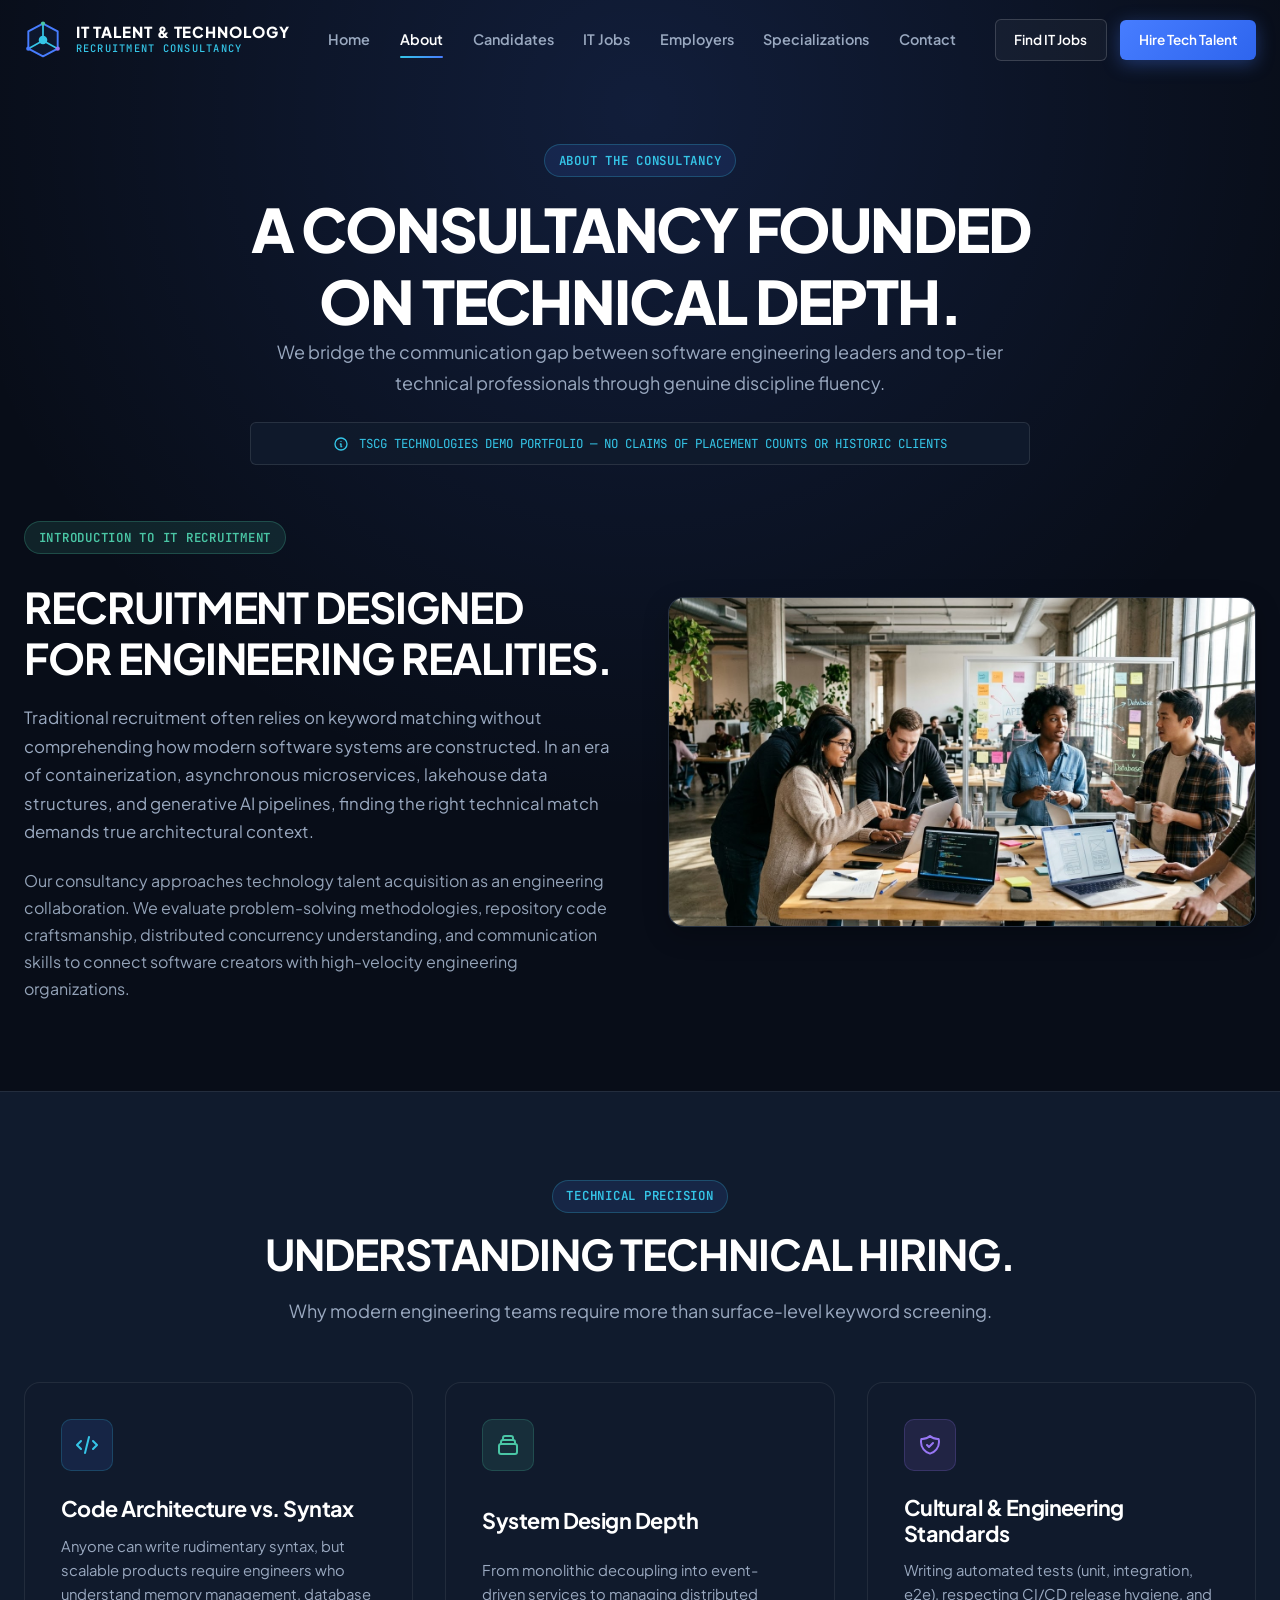
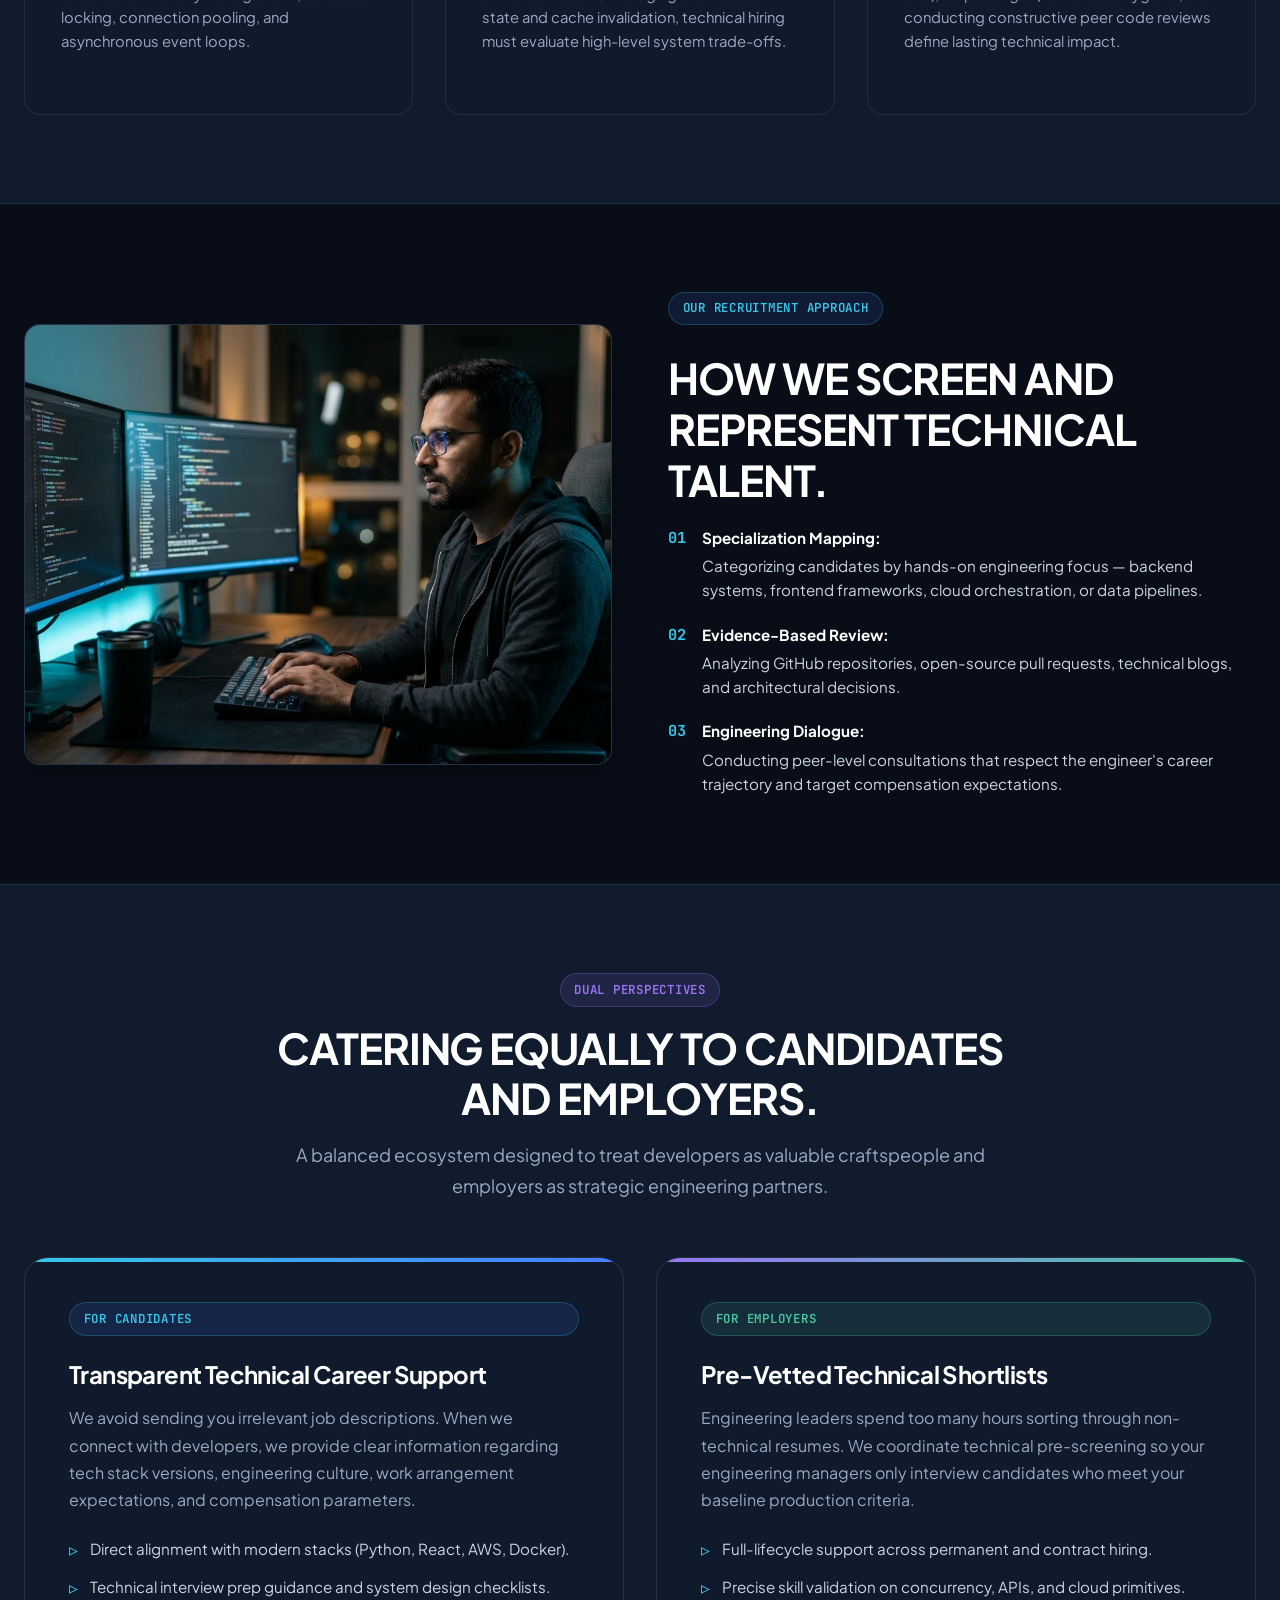
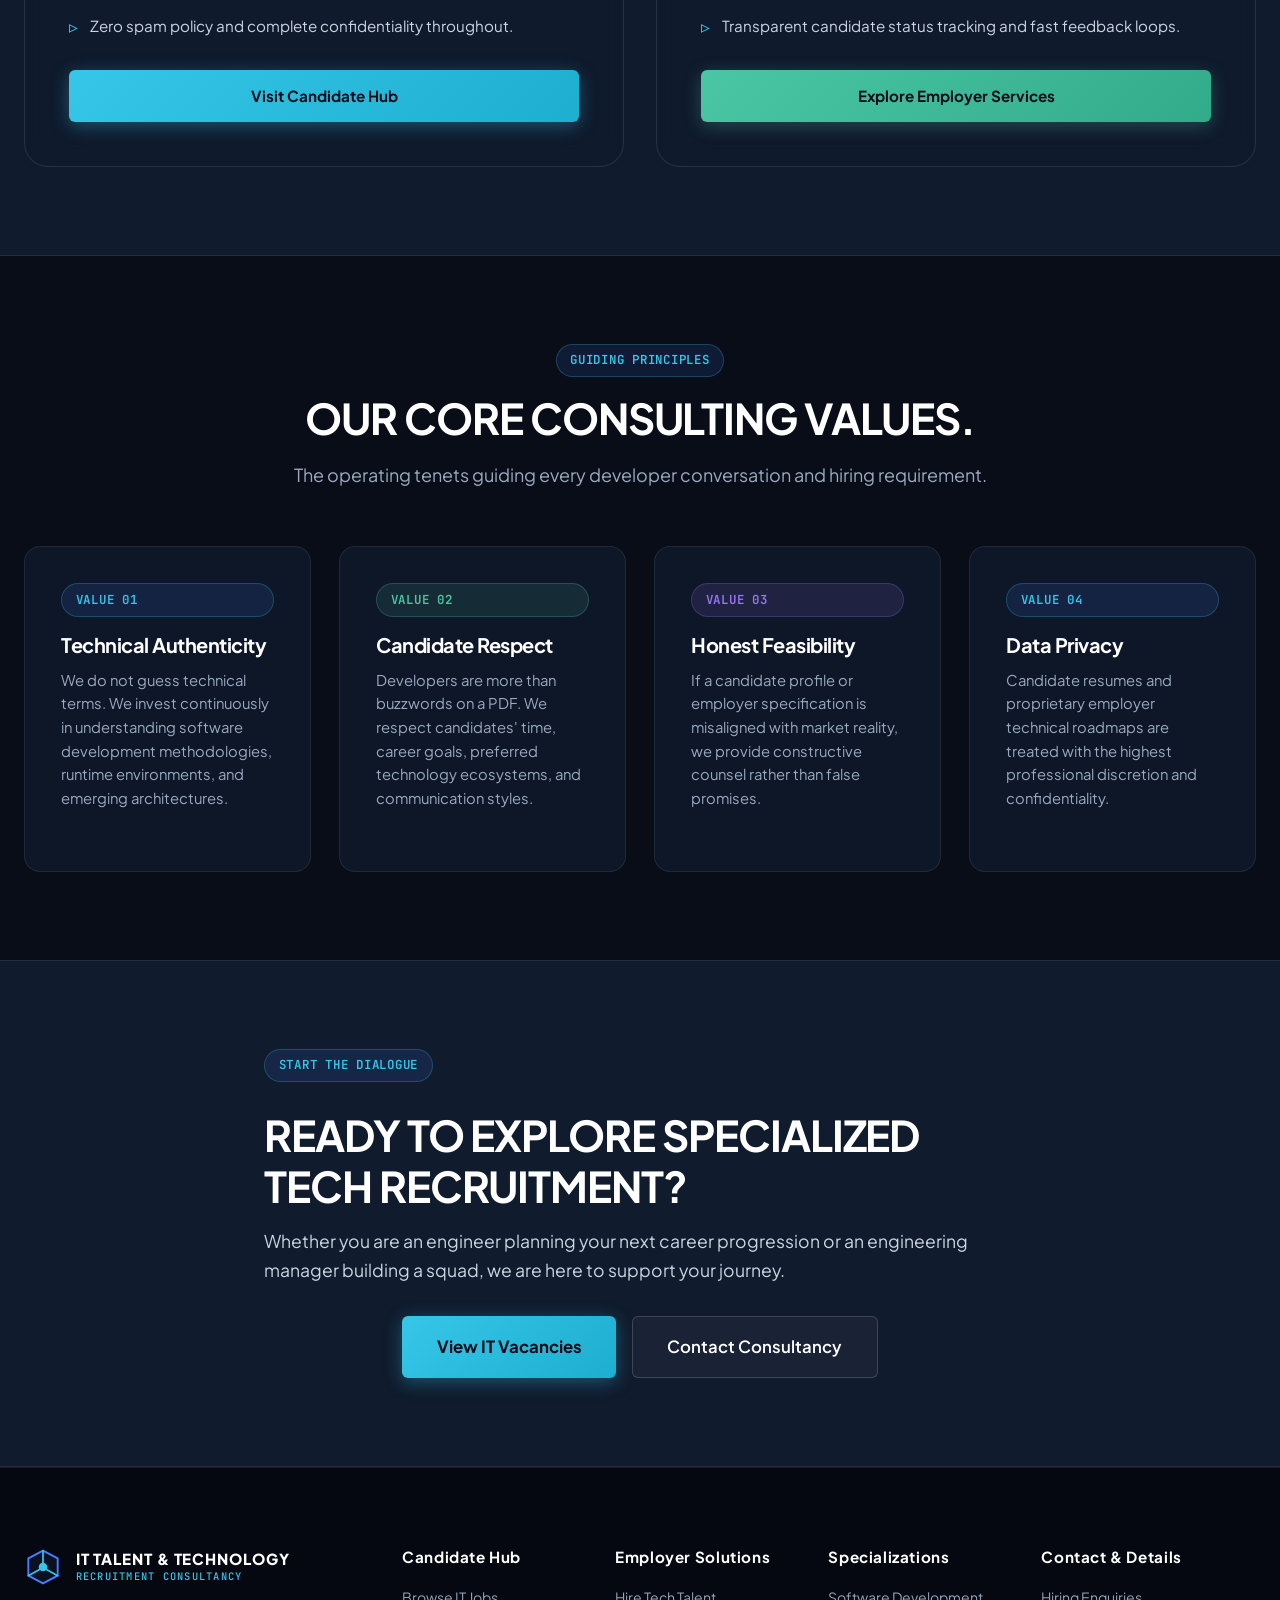
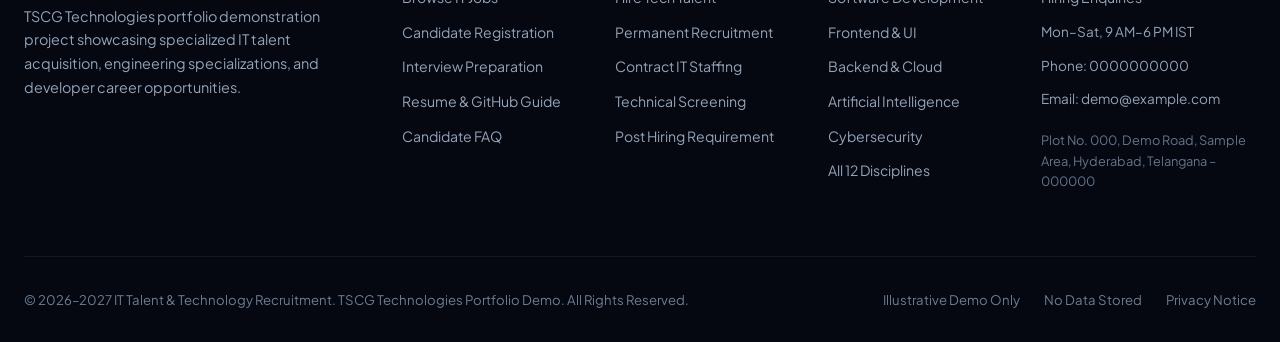
<file: about.html>
<!DOCTYPE html>
<html lang="en">
<head>
  <meta charset="UTF-8">
  <meta name="viewport" content="width=device-width, initial-scale=1.0">
  <title>About Our Technology Recruitment Consultancy | IT Talent &amp; Technology</title>
  <meta name="description" content="Discover our specialized technology talent acquisition consultancy, our deep role understanding, and our disciplined approach connecting software engineers and engineering teams.">
  
  <meta property="og:title" content="About Our Technology Recruitment Consultancy">
  <meta property="og:description" content="Specialist IT recruitment consultancy bridging high-caliber technology talent and modern engineering teams.">
  <meta property="og:type" content="website">

  <link rel="preconnect" href="https://fonts.googleapis.com">
  <link rel="preconnect" href="https://fonts.gstatic.com" crossorigin>
  <link href="https://fonts.googleapis.com/css2?family=JetBrains+Mono:wght@400;500;600;700&family=Plus+Jakarta+Sans:wght@400;500;600;700;800&display=swap" rel="stylesheet">

  <link rel="stylesheet" href="css/style.css">
</head>
<body>

  <!-- Navigation -->
  <header class="site-header" role="banner">
    <div class="nav-container">
      <a href="index.html" class="brand-logo-link" aria-label="IT Talent &amp; Technology Recruitment Home">
        <div class="brand-symbol">
          <svg viewBox="0 0 44 44" fill="none" xmlns="http://www.w3.org/2000/svg">
            <polygon points="22,3 39,12 39,32 22,41 5,32 5,12" stroke="#477DFF" stroke-width="2.2" stroke-linecap="round" stroke-linejoin="round" fill="rgba(71,125,255,0.08)"/>
            <circle cx="22" cy="22" r="5" fill="#35C6E8"/>
            <path d="M22 3L22 17M39 32L26 25M5 32L18 25" stroke="#35C6E8" stroke-width="2" stroke-linecap="round"/>
            <circle cx="22" cy="3" r="2.5" fill="#4AC6A5"/>
            <circle cx="39" cy="32" r="2.5" fill="#9876F5"/>
            <circle cx="5" cy="32" r="2.5" fill="#477DFF"/>
          </svg>
        </div>
        <div class="brand-text">
          <span class="brand-title">IT TALENT &amp; TECHNOLOGY</span>
          <span class="brand-subtitle">RECRUITMENT CONSULTANCY</span>
        </div>
      </a>

      <nav class="nav-menu" role="navigation" aria-label="Main Navigation">
        <a href="index.html" class="nav-link">Home</a>
        <a href="about.html" class="nav-link active">About</a>
        <a href="candidates.html" class="nav-link">Candidates</a>
        <a href="jobs.html" class="nav-link">IT Jobs</a>
        <a href="employers.html" class="nav-link">Employers</a>
        <a href="specializations.html" class="nav-link">Specializations</a>
        <a href="contact.html" class="nav-link">Contact</a>
      </nav>

      <div class="nav-actions">
        <a href="jobs.html" class="btn btn-sm btn-outline">Find IT Jobs</a>
        <a href="employers.html" class="btn btn-sm btn-primary">Hire Tech Talent</a>
      </div>

      <button class="mobile-toggle" aria-label="Toggle navigation menu" aria-expanded="false">
        <span></span>
        <span></span>
        <span></span>
      </button>
    </div>
  </header>

  <!-- Mobile Drawer Menu -->
  <div class="mobile-drawer" role="dialog" aria-modal="true" aria-label="Mobile Navigation">
    <div class="mobile-nav-links">
      <a href="index.html" class="nav-link">Home</a>
      <a href="about.html" class="nav-link active">About</a>
      <a href="candidates.html" class="nav-link">Candidates</a>
      <a href="jobs.html" class="nav-link">IT Jobs</a>
      <a href="employers.html" class="nav-link">Employers</a>
      <a href="specializations.html" class="nav-link">Specializations</a>
      <a href="contact.html" class="nav-link">Contact</a>
    </div>
    <div style="display: flex; flex-direction: column; gap: 0.75rem; margin-top: 1.5rem;">
      <a href="jobs.html" class="btn btn-outline" style="width: 100%;">Find IT Jobs</a>
      <a href="employers.html" class="btn btn-primary" style="width: 100%;">Hire Tech Talent</a>
    </div>
  </div>
  <div class="mobile-overlay"></div>

  <main id="main-content">

    <!-- About Hero -->
    <section class="section" style="padding-top: calc(var(--header-height) + 4rem); background: radial-gradient(circle at 50% 10%, rgba(71, 125, 255, 0.15) 0%, transparent 60%), var(--color-midnight);">
      <div class="container">
        <div class="section-header text-center reveal-on-scroll">
          <span class="tag-label">About the Consultancy</span>
          <h1>A CONSULTANCY FOUNDED ON TECHNICAL DEPTH.</h1>
          <p>We bridge the communication gap between software engineering leaders and top-tier technical professionals through genuine discipline fluency.</p>
          
          <div class="demo-badge-bar" style="margin-top: 1.5rem;">
            <svg fill="none" stroke="currentColor" viewBox="0 0 24 24"><path stroke-linecap="round" stroke-linejoin="round" stroke-width="2" d="M13 16h-1v-4h-1m1-4h.01M21 12a9 9 0 11-18 0 9 9 0 0118 0z"></path></svg>
            <span>TSCG TECHNOLOGIES DEMO PORTFOLIO — NO CLAIMS OF PLACEMENT COUNTS OR HISTORIC CLIENTS</span>
          </div>
        </div>

        <!-- Split Intro Block -->
        <div style="display: grid; grid-template-columns: 1fr 1fr; gap: 3.5rem; align-items: center; margin-top: 3rem;">
          <div class="reveal-on-scroll">
            <span class="tag-label tag-label-mint">Introduction to IT Recruitment</span>
            <h2 style="margin: 0.75rem 0 1.25rem;">RECRUITMENT DESIGNED FOR ENGINEERING REALITIES.</h2>
            <p style="margin-bottom: 1.25rem; font-size: 1.05rem; line-height: 1.7;">
              Traditional recruitment often relies on keyword matching without comprehending how modern software systems are constructed. In an era of containerization, asynchronous microservices, lakehouse data structures, and generative AI pipelines, finding the right technical match demands true architectural context.
            </p>
            <p style="font-size: 1rem; line-height: 1.7; color: #94A3B8;">
              Our consultancy approaches technology talent acquisition as an engineering collaboration. We evaluate problem-solving methodologies, repository code craftsmanship, distributed concurrency understanding, and communication skills to connect software creators with high-velocity engineering organizations.
            </p>
          </div>

          <!-- Technology Team Collaboration Image -->
          <div class="site-img-wrapper aspect-16-9 reveal-on-scroll">
            <img src="images/technology-team-collaboration.jpg" alt="Software engineering leads and developers in an architectural whiteboarding session" loading="lazy" width="1280" height="720">
          </div>
        </div>
      </div>
    </section>

    <!-- Section: Understanding Technical Hiring -->
    <section class="section section-navy">
      <div class="container">
        <div class="section-header text-center reveal-on-scroll">
          <span class="tag-label">Technical Precision</span>
          <h2>UNDERSTANDING TECHNICAL HIRING.</h2>
          <p>Why modern engineering teams require more than surface-level keyword screening.</p>
        </div>

        <div style="display: grid; grid-template-columns: repeat(auto-fit, minmax(320px, 1fr)); gap: 2rem;">
          <div class="spec-card reveal-on-scroll">
            <div class="spec-icon-wrapper">
              <svg width="24" height="24" fill="none" stroke="currentColor" viewBox="0 0 24 24"><path stroke-linecap="round" stroke-linejoin="round" stroke-width="2" d="M10 20l4-16m4 4l4 4-4 4M6 16l-4-4 4-4"></path></svg>
            </div>
            <h3>Code Architecture vs. Syntax</h3>
            <p>Anyone can write rudimentary syntax, but scalable products require engineers who understand memory management, database locking, connection pooling, and asynchronous event loops.</p>
          </div>

          <div class="spec-card reveal-on-scroll">
            <div class="spec-icon-wrapper" style="background: var(--color-mint-soft); color: var(--color-mint); border-color: rgba(74, 198, 165, 0.2);">
              <svg width="24" height="24" fill="none" stroke="currentColor" viewBox="0 0 24 24"><path stroke-linecap="round" stroke-linejoin="round" stroke-width="2" d="M19 11H5m14 0a2 2 0 012 2v6a2 2 0 01-2 2H5a2 2 0 01-2-2v-6a2 2 0 012-2m14 0V9a2 2 0 00-2-2M5 11V9a2 2 0 012-2m0 0V5a2 2 0 012-2h6a2 2 0 012 2v2M7 7h10"></path></svg>
            </div>
            <h3>System Design Depth</h3>
            <p>From monolithic decoupling into event-driven services to managing distributed state and cache invalidation, technical hiring must evaluate high-level system trade-offs.</p>
          </div>

          <div class="spec-card reveal-on-scroll">
            <div class="spec-icon-wrapper" style="background: var(--color-violet-soft); color: var(--color-violet); border-color: rgba(152, 118, 245, 0.2);">
              <svg width="24" height="24" fill="none" stroke="currentColor" viewBox="0 0 24 24"><path stroke-linecap="round" stroke-linejoin="round" stroke-width="2" d="M9 12l2 2 4-4m5.618-4.016A11.955 11.955 0 0112 2.944a11.955 11.955 0 01-8.618 3.04A12.02 12.02 0 003 9c0 5.591 3.824 10.29 9 11.622 5.176-1.332 9-6.03 9-11.622 0-1.042-.133-2.052-.382-3.016z"></path></svg>
            </div>
            <h3>Cultural &amp; Engineering Standards</h3>
            <p>Writing automated tests (unit, integration, e2e), respecting CI/CD release hygiene, and conducting constructive peer code reviews define lasting technical impact.</p>
          </div>
        </div>
      </div>
    </section>

    <!-- Section: Our Technology Recruitment Approach -->
    <section class="section section-dark">
      <div class="container">
        <div style="display: grid; grid-template-columns: 1fr 1fr; gap: 3.5rem; align-items: center;">
          <!-- Professional Software Developer Image -->
          <div class="site-img-wrapper aspect-4-3 reveal-on-scroll">
            <img src="images/professional-software-developer.jpg" alt="Professional software developer engineering scalable cloud backend code" loading="lazy" width="1024" height="768">
          </div>

          <div class="reveal-on-scroll">
            <span class="tag-label">Our Recruitment Approach</span>
            <h2 style="margin: 0.75rem 0 1.25rem;">HOW WE SCREEN AND REPRESENT TECHNICAL TALENT.</h2>
            <div style="display: flex; flex-direction: column; gap: 1.25rem; font-size: 0.95rem; color: #CBD5E1;">
              <div style="display: flex; gap: 1rem;">
                <div style="color: var(--color-cyan); font-weight: 700; font-family: var(--font-mono);">01</div>
                <div>
                  <strong style="color: #FFFFFF; display: block; margin-bottom: 0.25rem;">Specialization Mapping:</strong>
                  Categorizing candidates by hands-on engineering focus — backend systems, frontend frameworks, cloud orchestration, or data pipelines.
                </div>
              </div>
              <div style="display: flex; gap: 1rem;">
                <div style="color: var(--color-cyan); font-weight: 700; font-family: var(--font-mono);">02</div>
                <div>
                  <strong style="color: #FFFFFF; display: block; margin-bottom: 0.25rem;">Evidence-Based Review:</strong>
                  Analyzing GitHub repositories, open-source pull requests, technical blogs, and architectural decisions.
                </div>
              </div>
              <div style="display: flex; gap: 1rem;">
                <div style="color: var(--color-cyan); font-weight: 700; font-family: var(--font-mono);">03</div>
                <div>
                  <strong style="color: #FFFFFF; display: block; margin-bottom: 0.25rem;">Engineering Dialogue:</strong>
                  Conducting peer-level consultations that respect the engineer's career trajectory and target compensation expectations.
                </div>
              </div>
            </div>
          </div>
        </div>
      </div>
    </section>

    <!-- Section: Candidate & Employer Experiences (Split) -->
    <section class="section section-navy">
      <div class="container">
        <div class="section-header text-center reveal-on-scroll">
          <span class="tag-label tag-label-violet">Dual Perspectives</span>
          <h2>CATERING EQUALLY TO CANDIDATES AND EMPLOYERS.</h2>
          <p>A balanced ecosystem designed to treat developers as valuable craftspeople and employers as strategic engineering partners.</p>
        </div>

        <div class="hero-split-grid">
          <div class="hero-audience-card candidate-path reveal-on-scroll">
            <span class="tag-label">For Candidates</span>
            <h3 style="font-size: 1.5rem; margin: 0.5rem 0 1rem;">Transparent Technical Career Support</h3>
            <p style="margin-bottom: 1.5rem; line-height: 1.7;">
              We avoid sending you irrelevant job descriptions. When we connect with developers, we provide clear information regarding tech stack versions, engineering culture, work arrangement expectations, and compensation parameters.
            </p>
            <ul class="details-list" style="margin-bottom: 2rem;">
              <li class="details-list-item">Direct alignment with modern stacks (Python, React, AWS, Docker).</li>
              <li class="details-list-item">Technical interview prep guidance and system design checklists.</li>
              <li class="details-list-item">Zero spam policy and complete confidentiality throughout.</li>
            </ul>
            <a href="candidates.html" class="btn btn-cyan">Visit Candidate Hub</a>
          </div>

          <div class="hero-audience-card employer-path reveal-on-scroll">
            <span class="tag-label tag-label-mint">For Employers</span>
            <h3 style="font-size: 1.5rem; margin: 0.5rem 0 1rem;">Pre-Vetted Technical Shortlists</h3>
            <p style="margin-bottom: 1.5rem; line-height: 1.7;">
              Engineering leaders spend too many hours sorting through non-technical resumes. We coordinate technical pre-screening so your engineering managers only interview candidates who meet your baseline production criteria.
            </p>
            <ul class="details-list" style="margin-bottom: 2rem;">
              <li class="details-list-item">Full-lifecycle support across permanent and contract hiring.</li>
              <li class="details-list-item">Precise skill validation on concurrency, APIs, and cloud primitives.</li>
              <li class="details-list-item">Transparent candidate status tracking and fast feedback loops.</li>
            </ul>
            <a href="employers.html" class="btn btn-mint">Explore Employer Services</a>
          </div>
        </div>
      </div>
    </section>

    <!-- Section: Core Values -->
    <section class="section section-dark">
      <div class="container">
        <div class="section-header text-center reveal-on-scroll">
          <span class="tag-label">Guiding Principles</span>
          <h2>OUR CORE CONSULTING VALUES.</h2>
          <p>The operating tenets guiding every developer conversation and hiring requirement.</p>
        </div>

        <div style="display: grid; grid-template-columns: repeat(auto-fit, minmax(260px, 1fr)); gap: 1.75rem;">
          <div class="spec-card reveal-on-scroll">
            <span class="tag-label">Value 01</span>
            <h3 style="font-size: 1.25rem;">Technical Authenticity</h3>
            <p>We do not guess technical terms. We invest continuously in understanding software development methodologies, runtime environments, and emerging architectures.</p>
          </div>

          <div class="spec-card reveal-on-scroll">
            <span class="tag-label tag-label-mint">Value 02</span>
            <h3 style="font-size: 1.25rem;">Candidate Respect</h3>
            <p>Developers are more than buzzwords on a PDF. We respect candidates' time, career goals, preferred technology ecosystems, and communication styles.</p>
          </div>

          <div class="spec-card reveal-on-scroll">
            <span class="tag-label tag-label-violet">Value 03</span>
            <h3 style="font-size: 1.25rem;">Honest Feasibility</h3>
            <p>If a candidate profile or employer specification is misaligned with market reality, we provide constructive counsel rather than false promises.</p>
          </div>

          <div class="spec-card reveal-on-scroll">
            <span class="tag-label">Value 04</span>
            <h3 style="font-size: 1.25rem;">Data Privacy</h3>
            <p>Candidate resumes and proprietary employer technical roadmaps are treated with the highest professional discretion and confidentiality.</p>
          </div>
        </div>
      </div>
    </section>

    <!-- Final CTA -->
    <section class="section section-navy">
      <div class="container text-center reveal-on-scroll" style="max-width: 800px; margin: 0 auto;">
        <span class="tag-label">Start the Dialogue</span>
        <h2 style="margin: 0.75rem 0 1rem;">READY TO EXPLORE SPECIALIZED TECH RECRUITMENT?</h2>
        <p style="font-size: 1.1rem; color: #CBD5E1; margin-bottom: 2rem;">Whether you are an engineer planning your next career progression or an engineering manager building a squad, we are here to support your journey.</p>
        <div style="display: flex; justify-content: center; gap: 1rem; flex-wrap: wrap;">
          <a href="jobs.html" class="btn btn-lg btn-cyan">View IT Vacancies</a>
          <a href="contact.html" class="btn btn-lg btn-outline">Contact Consultancy</a>
        </div>
      </div>
    </section>

  </main>

  <!-- Site Footer -->
  <footer class="site-footer" role="contentinfo">
    <div class="container">
      <div class="footer-top-grid">
        <div class="footer-brand">
          <div class="brand-logo-link">
            <div class="brand-symbol">
              <svg viewBox="0 0 44 44" fill="none" xmlns="http://www.w3.org/2000/svg">
                <polygon points="22,3 39,12 39,32 22,41 5,32 5,12" stroke="#477DFF" stroke-width="2.2" stroke-linecap="round" stroke-linejoin="round" fill="rgba(71,125,255,0.08)"/>
                <circle cx="22" cy="22" r="5" fill="#35C6E8"/>
                <path d="M22 3L22 17M39 32L26 25M5 32L18 25" stroke="#35C6E8" stroke-width="2" stroke-linecap="round"/>
              </svg>
            </div>
            <div class="brand-text">
              <span class="brand-title">IT TALENT &amp; TECHNOLOGY</span>
              <span class="brand-subtitle">RECRUITMENT CONSULTANCY</span>
            </div>
          </div>
          <p>TSCG Technologies portfolio demonstration project showcasing specialized IT talent acquisition, engineering specializations, and developer career opportunities.</p>
        </div>

        <div class="footer-col">
          <h4>Candidate Hub</h4>
          <div class="footer-links">
            <a href="jobs.html">Browse IT Jobs</a>
            <a href="candidates.html">Candidate Registration</a>
            <a href="candidates.html#interview-prep">Interview Preparation</a>
            <a href="candidates.html#resume-guidance">Resume &amp; GitHub Guide</a>
            <a href="candidates.html#faq">Candidate FAQ</a>
          </div>
        </div>

        <div class="footer-col">
          <h4>Employer Solutions</h4>
          <div class="footer-links">
            <a href="employers.html">Hire Tech Talent</a>
            <a href="employers.html#permanent-hiring">Permanent Recruitment</a>
            <a href="employers.html#contract-staffing">Contract IT Staffing</a>
            <a href="employers.html#technical-screening">Technical Screening</a>
            <a href="employers.html#hiring-form">Post Hiring Requirement</a>
          </div>
        </div>

        <div class="footer-col">
          <h4>Specializations</h4>
          <div class="footer-links">
            <a href="specializations.html#software-development">Software Development</a>
            <a href="specializations.html#frontend-development">Frontend &amp; UI</a>
            <a href="specializations.html#backend-development">Backend &amp; Cloud</a>
            <a href="specializations.html#ai-ml">Artificial Intelligence</a>
            <a href="specializations.html#cybersecurity">Cybersecurity</a>
            <a href="specializations.html">All 12 Disciplines</a>
          </div>
        </div>

        <div class="footer-col">
          <h4>Contact &amp; Details</h4>
          <div class="footer-links">
            <a href="contact.html">Hiring Enquiries</a>
            <span style="font-size: 0.85rem; color: #94A3B8;">Mon–Sat, 9 AM–6 PM IST</span>
            <span style="font-size: 0.85rem; color: #94A3B8;">Phone: 0000000000</span>
            <span style="font-size: 0.85rem; color: #94A3B8;">Email: demo@example.com</span>
            <span style="font-size: 0.8rem; color: #64748B; margin-top: 0.5rem; display: block;">Plot No. 000, Demo Road, Sample Area, Hyderabad, Telangana – 000000</span>
          </div>
        </div>
      </div>

      <div class="footer-bottom">
        <div>
          © 2026–2027 IT Talent &amp; Technology Recruitment. TSCG Technologies Portfolio Demo. All Rights Reserved.
        </div>
        <div class="footer-bottom-links">
          <span>Illustrative Demo Only</span>
          <span>No Data Stored</span>
          <a href="contact.html">Privacy Notice</a>
        </div>
      </div>
    </div>
  </footer>

  <!-- Scripts -->
  <script src="js/navigation.js"></script>
  <script src="js/animations.js"></script>
</body>
</html>
</file>
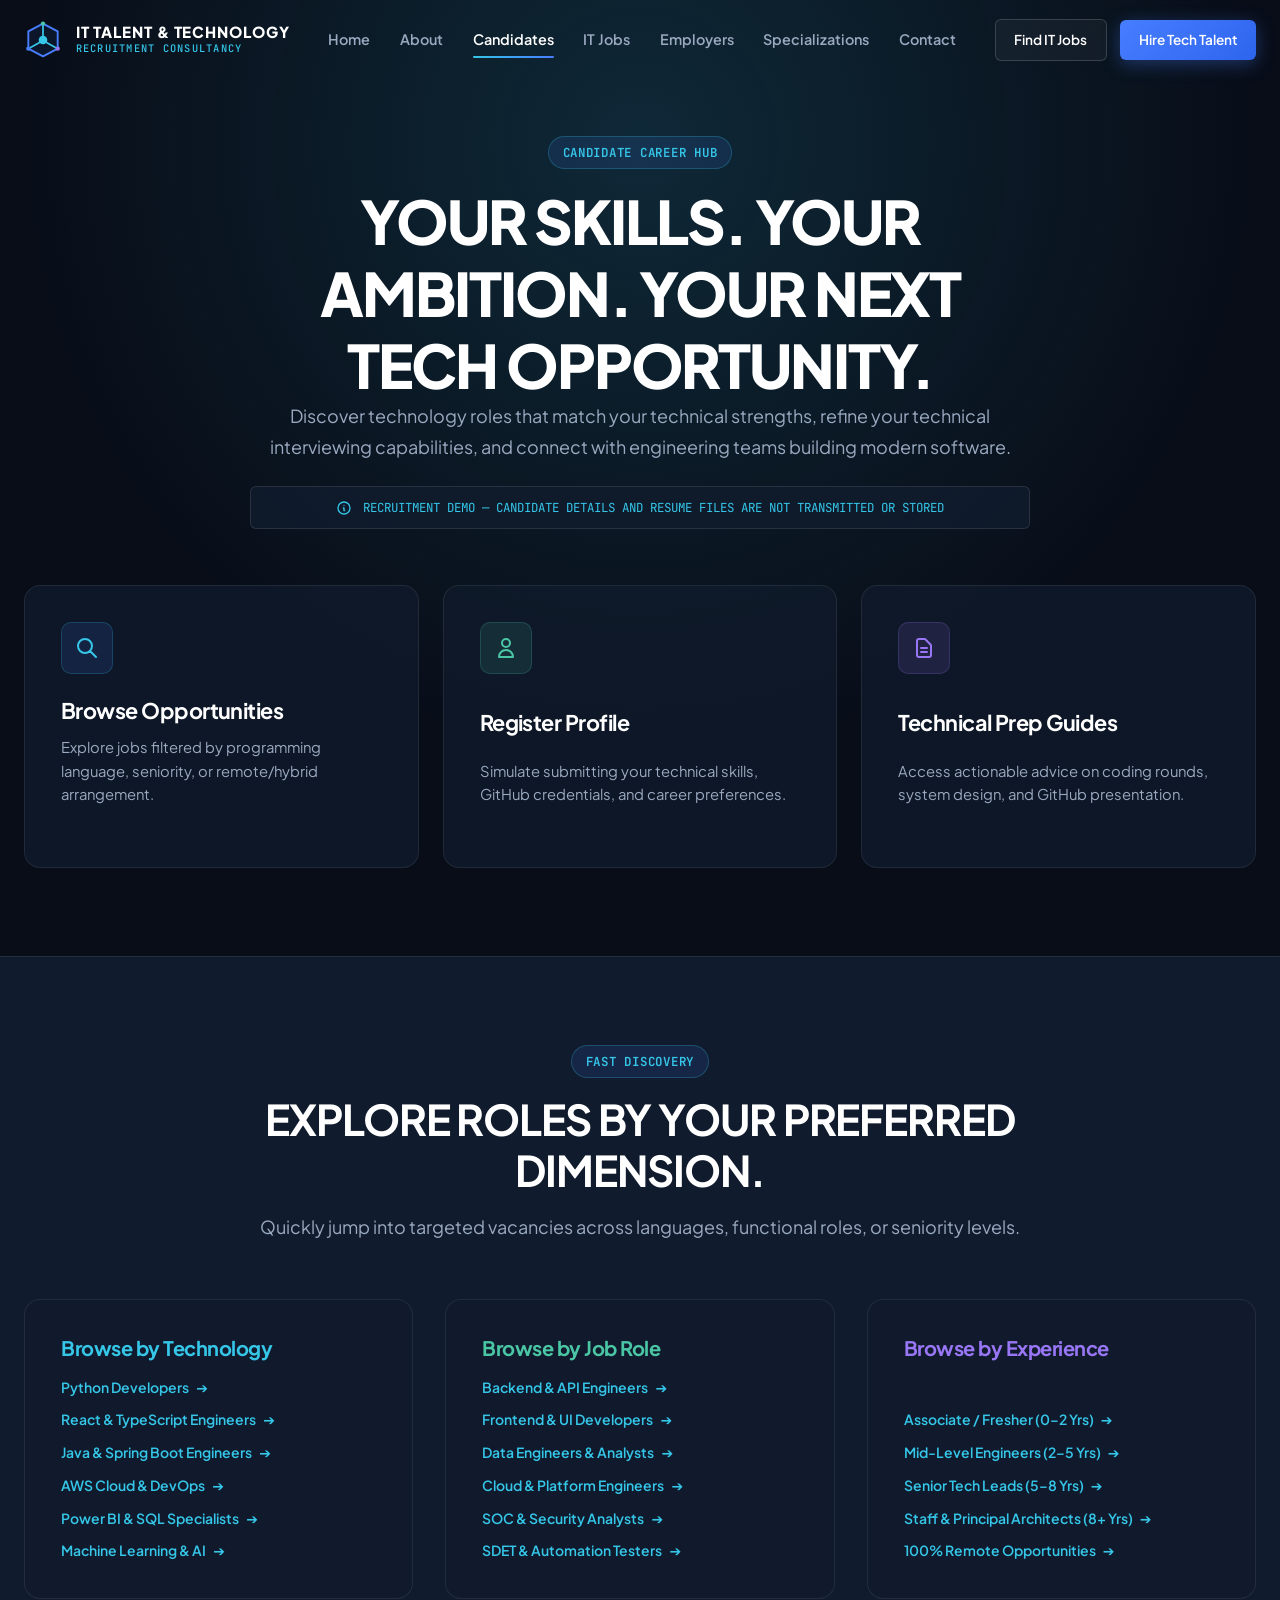
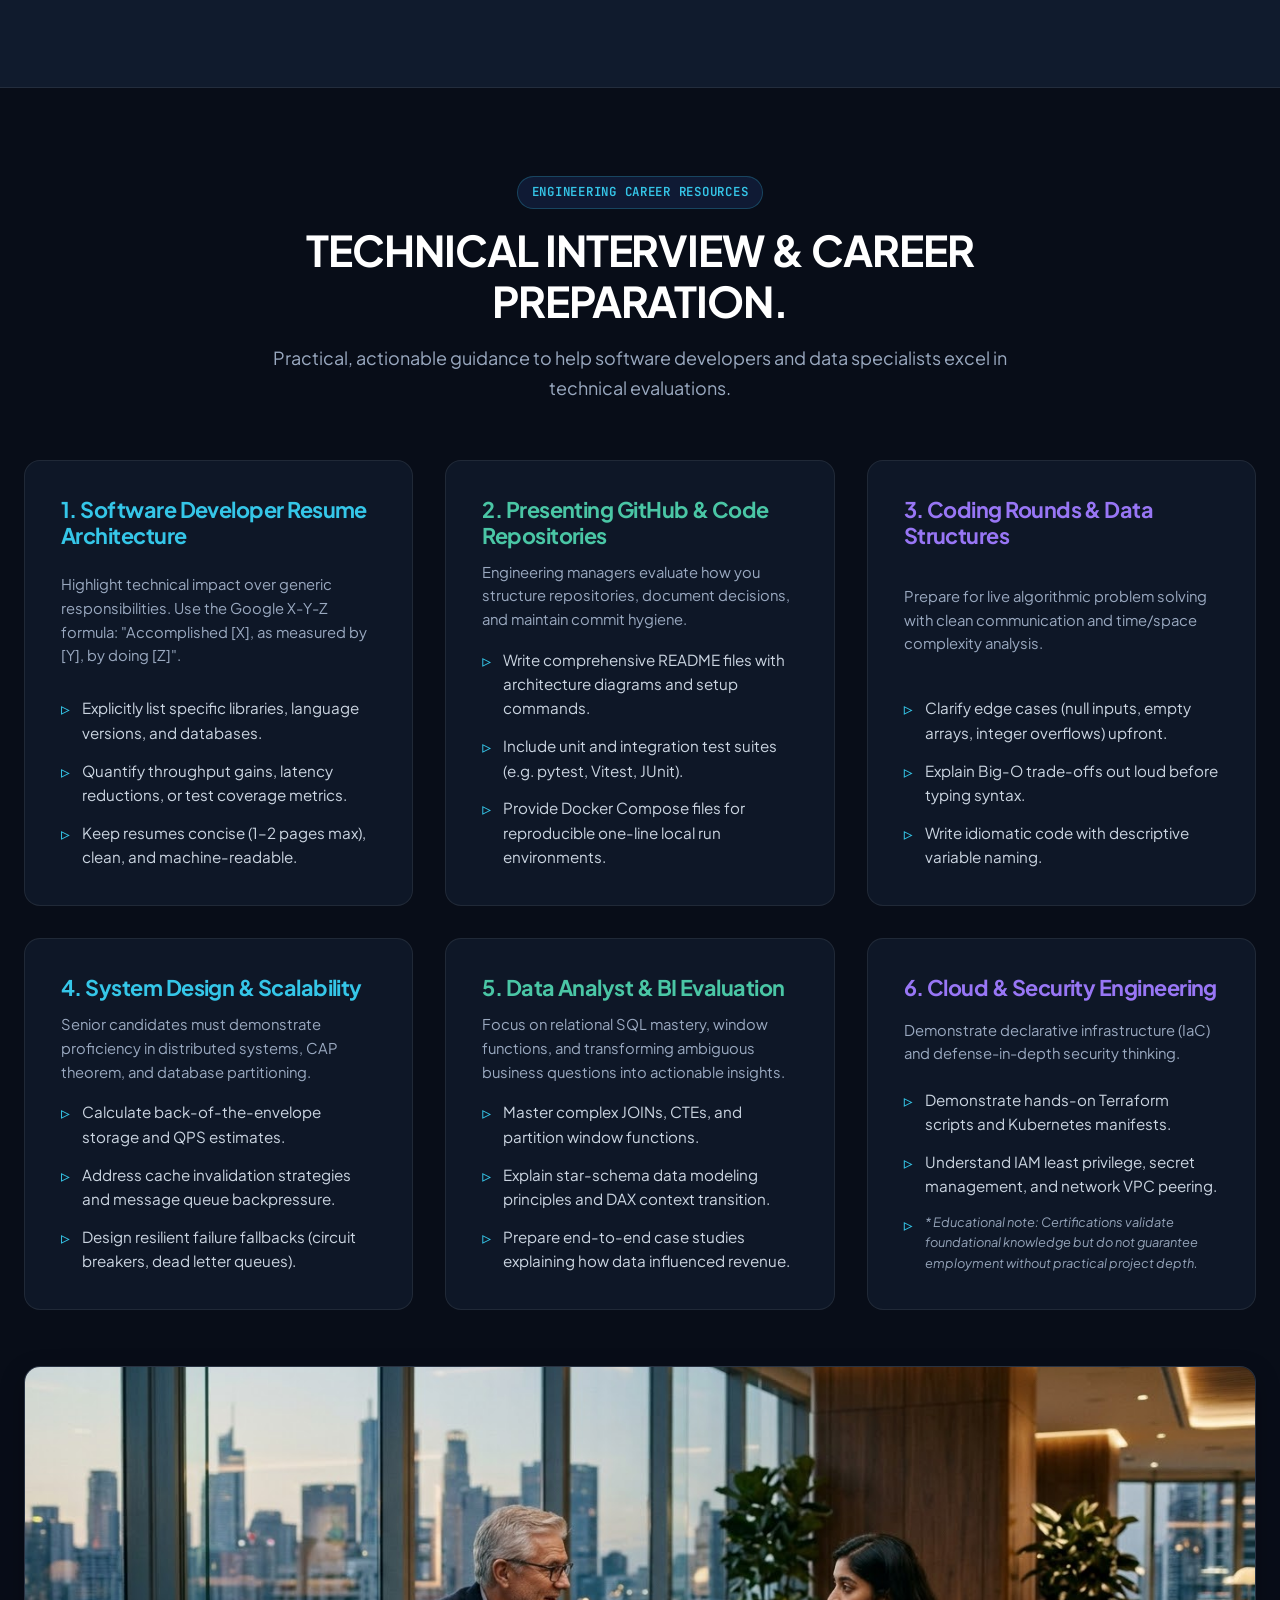
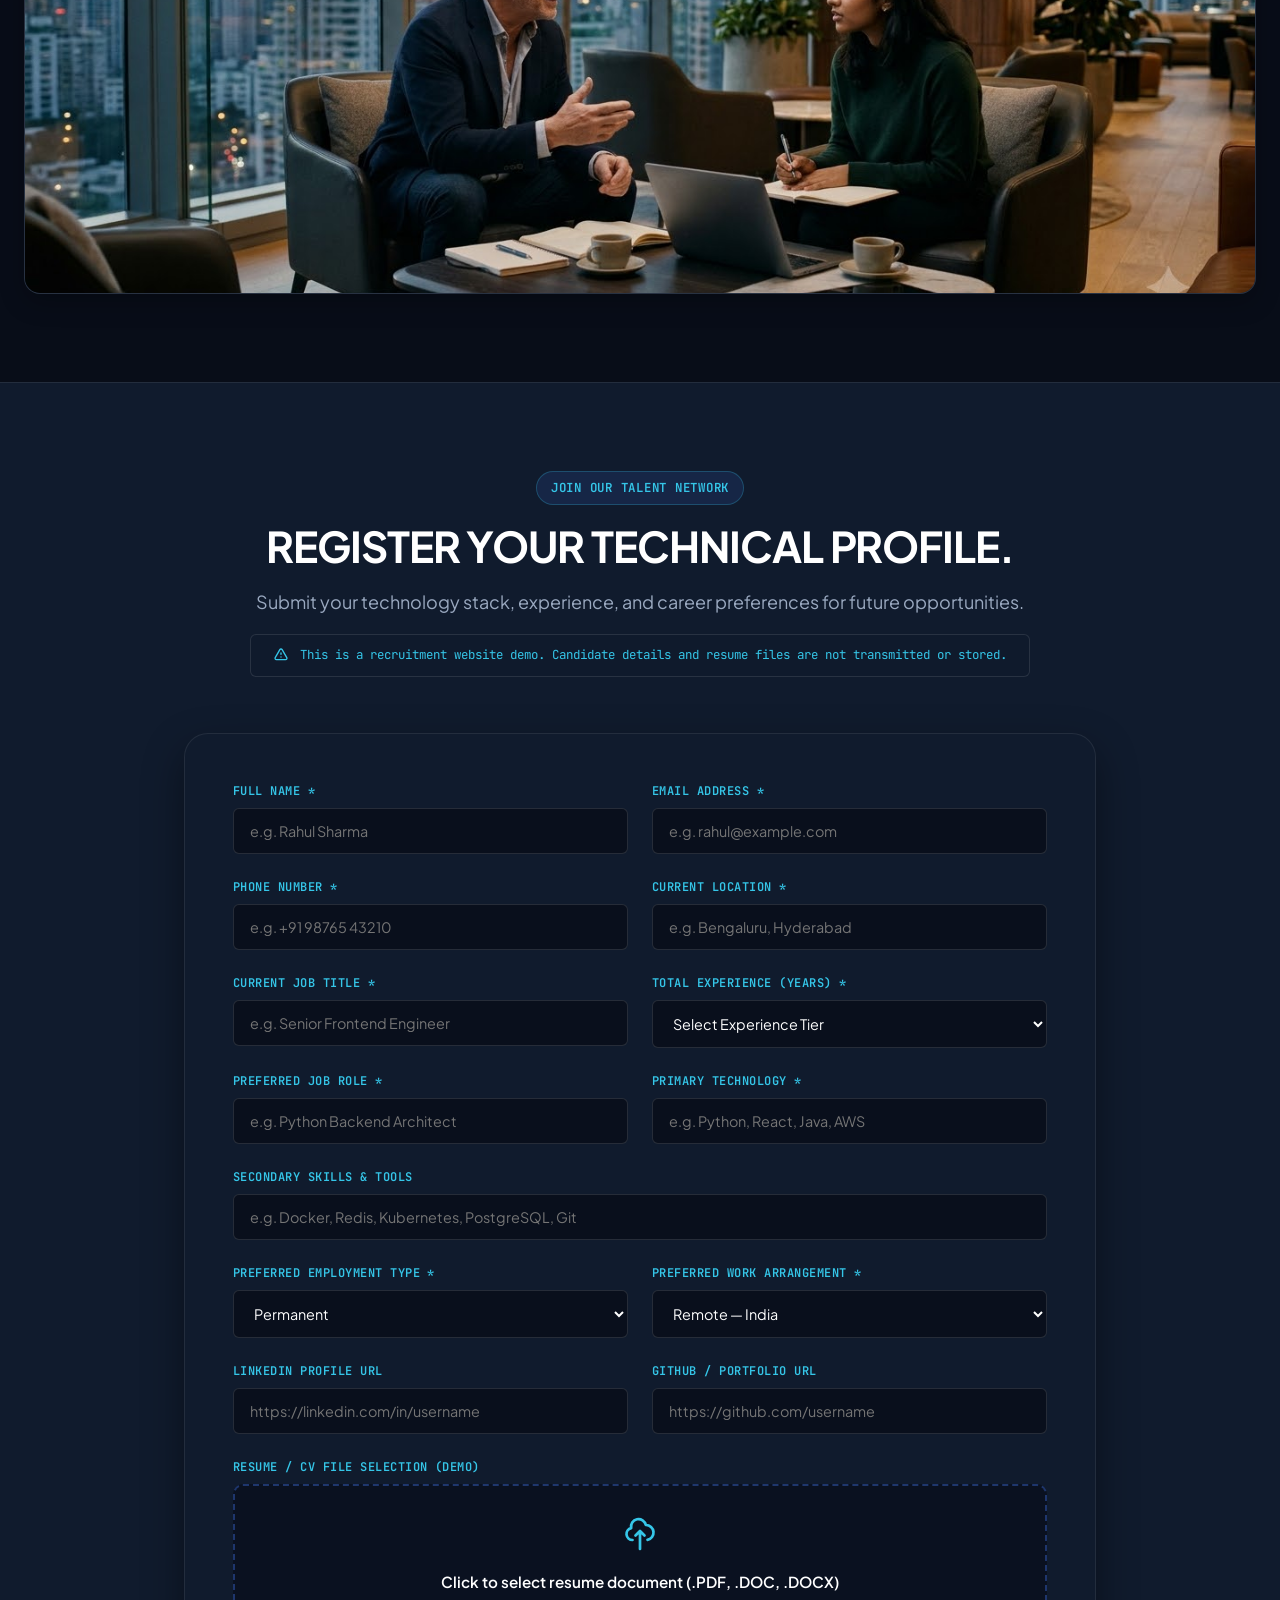
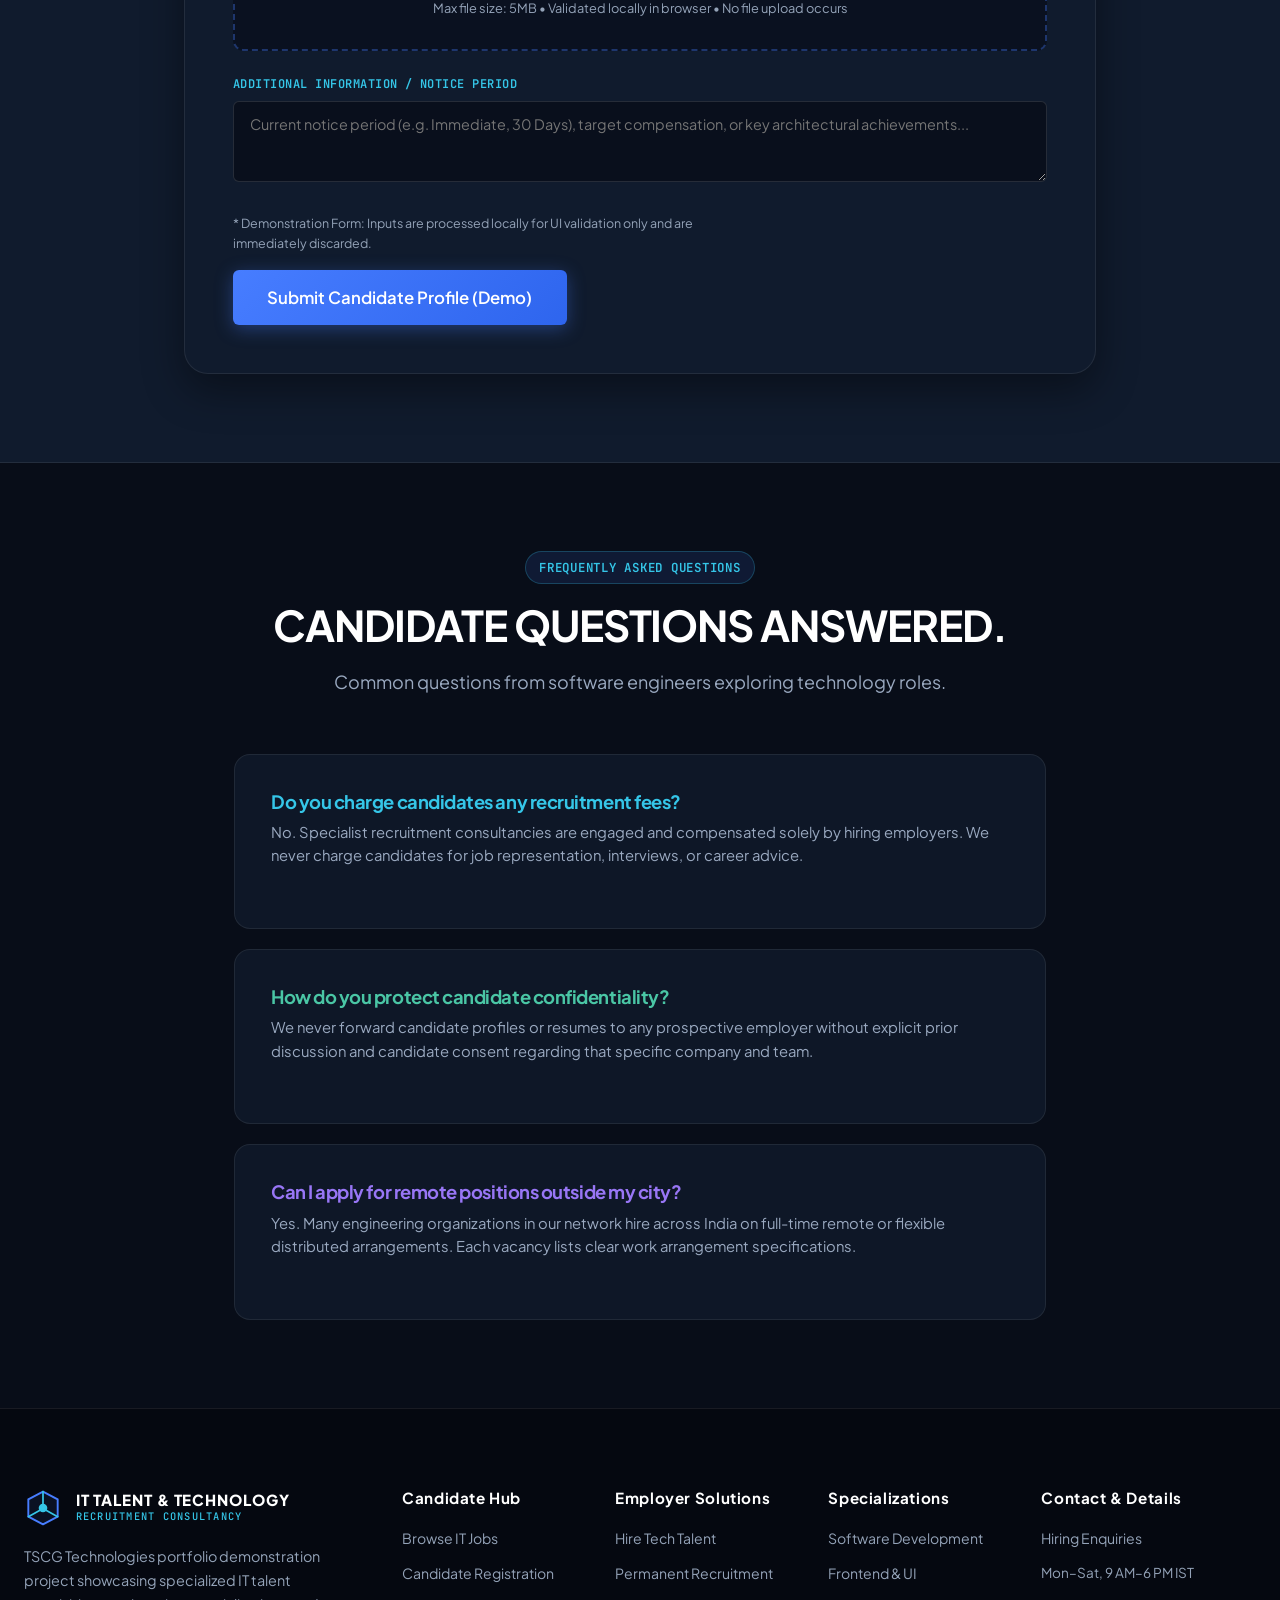
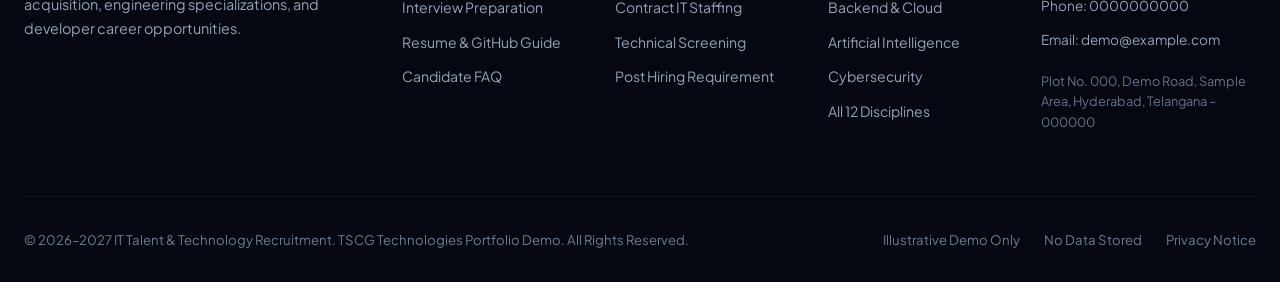
<file: candidates.html>
<!DOCTYPE html>
<html lang="en">
<head>
  <meta charset="UTF-8">
  <meta name="viewport" content="width=device-width, initial-scale=1.0">
  <title>Technology Career Hub | IT Talent &amp; Technology Recruitment</title>
  <meta name="description" content="Career acceleration, technical interview guides, resume and GitHub presentation advice, and demo candidate registration for software professionals.">
  
  <meta property="og:title" content="Technology Career Hub | IT Talent &amp; Technology Recruitment">
  <meta property="og:description" content="Accelerate your technology career with specialized interview preparation, architecture guides, and curated IT opportunities.">
  <meta property="og:type" content="website">

  <link rel="preconnect" href="https://fonts.googleapis.com">
  <link rel="preconnect" href="https://fonts.gstatic.com" crossorigin>
  <link href="https://fonts.googleapis.com/css2?family=JetBrains+Mono:wght@400;500;600;700&family=Plus+Jakarta+Sans:wght@400;500;600;700;800&display=swap" rel="stylesheet">

  <link rel="stylesheet" href="css/style.css">
</head>
<body>

  <!-- Navigation -->
  <header class="site-header" role="banner">
    <div class="nav-container">
      <a href="index.html" class="brand-logo-link" aria-label="IT Talent &amp; Technology Recruitment Home">
        <div class="brand-symbol">
          <svg viewBox="0 0 44 44" fill="none" xmlns="http://www.w3.org/2000/svg">
            <polygon points="22,3 39,12 39,32 22,41 5,32 5,12" stroke="#477DFF" stroke-width="2.2" stroke-linecap="round" stroke-linejoin="round" fill="rgba(71,125,255,0.08)"/>
            <circle cx="22" cy="22" r="5" fill="#35C6E8"/>
            <path d="M22 3L22 17M39 32L26 25M5 32L18 25" stroke="#35C6E8" stroke-width="2" stroke-linecap="round"/>
            <circle cx="22" cy="3" r="2.5" fill="#4AC6A5"/>
            <circle cx="39" cy="32" r="2.5" fill="#9876F5"/>
            <circle cx="5" cy="32" r="2.5" fill="#477DFF"/>
          </svg>
        </div>
        <div class="brand-text">
          <span class="brand-title">IT TALENT &amp; TECHNOLOGY</span>
          <span class="brand-subtitle">RECRUITMENT CONSULTANCY</span>
        </div>
      </a>

      <nav class="nav-menu" role="navigation" aria-label="Main Navigation">
        <a href="index.html" class="nav-link">Home</a>
        <a href="about.html" class="nav-link">About</a>
        <a href="candidates.html" class="nav-link active">Candidates</a>
        <a href="jobs.html" class="nav-link">IT Jobs</a>
        <a href="employers.html" class="nav-link">Employers</a>
        <a href="specializations.html" class="nav-link">Specializations</a>
        <a href="contact.html" class="nav-link">Contact</a>
      </nav>

      <div class="nav-actions">
        <a href="jobs.html" class="btn btn-sm btn-outline">Find IT Jobs</a>
        <a href="employers.html" class="btn btn-sm btn-primary">Hire Tech Talent</a>
      </div>

      <button class="mobile-toggle" aria-label="Toggle navigation menu" aria-expanded="false">
        <span></span>
        <span></span>
        <span></span>
      </button>
    </div>
  </header>

  <!-- Mobile Drawer Menu -->
  <div class="mobile-drawer" role="dialog" aria-modal="true" aria-label="Mobile Navigation">
    <div class="mobile-nav-links">
      <a href="index.html" class="nav-link">Home</a>
      <a href="about.html" class="nav-link">About</a>
      <a href="candidates.html" class="nav-link active">Candidates</a>
      <a href="jobs.html" class="nav-link">IT Jobs</a>
      <a href="employers.html" class="nav-link">Employers</a>
      <a href="specializations.html" class="nav-link">Specializations</a>
      <a href="contact.html" class="nav-link">Contact</a>
    </div>
    <div style="display: flex; flex-direction: column; gap: 0.75rem; margin-top: 1.5rem;">
      <a href="jobs.html" class="btn btn-outline" style="width: 100%;">Find IT Jobs</a>
      <a href="employers.html" class="btn btn-primary" style="width: 100%;">Hire Tech Talent</a>
    </div>
  </div>
  <div class="mobile-overlay"></div>

  <main id="main-content">

    <!-- Candidate Hero -->
    <section class="section" style="padding-top: calc(var(--header-height) + 3.5rem); background: radial-gradient(circle at 50% 15%, rgba(53, 198, 232, 0.15) 0%, transparent 60%), var(--color-midnight);">
      <div class="container">
        <div class="section-header text-center reveal-on-scroll">
          <span class="tag-label">Candidate Career Hub</span>
          <h1>YOUR SKILLS. YOUR AMBITION. YOUR NEXT TECH OPPORTUNITY.</h1>
          <p>Discover technology roles that match your technical strengths, refine your technical interviewing capabilities, and connect with engineering teams building modern software.</p>
          
          <div class="demo-badge-bar" style="margin-top: 1.5rem;">
            <svg fill="none" stroke="currentColor" viewBox="0 0 24 24"><path stroke-linecap="round" stroke-linejoin="round" stroke-width="2" d="M13 16h-1v-4h-1m1-4h.01M21 12a9 9 0 11-18 0 9 9 0 0118 0z"></path></svg>
            <span>RECRUITMENT DEMO — CANDIDATE DETAILS AND RESUME FILES ARE NOT TRANSMITTED OR STORED</span>
          </div>
        </div>

        <!-- Quick Jump Grid -->
        <div style="display: grid; grid-template-columns: repeat(auto-fit, minmax(260px, 1fr)); gap: 1.5rem; margin-top: 2rem;">
          <a href="#browse-categories" class="spec-card reveal-on-scroll">
            <div class="spec-icon-wrapper">
              <svg width="24" height="24" fill="none" stroke="currentColor" viewBox="0 0 24 24"><path stroke-linecap="round" stroke-linejoin="round" stroke-width="2" d="M21 21l-6-6m2-5a7 7 0 11-14 0 7 7 0 0114 0z"></path></svg>
            </div>
            <h3>Browse Opportunities</h3>
            <p>Explore jobs filtered by programming language, seniority, or remote/hybrid arrangement.</p>
          </a>

          <a href="#candidate-registration" class="spec-card reveal-on-scroll">
            <div class="spec-icon-wrapper" style="background: var(--color-mint-soft); color: var(--color-mint); border-color: rgba(74, 198, 165, 0.2);">
              <svg width="24" height="24" fill="none" stroke="currentColor" viewBox="0 0 24 24"><path stroke-linecap="round" stroke-linejoin="round" stroke-width="2" d="M16 7a4 4 0 11-8 0 4 4 0 018 0zM12 14a7 7 0 00-7 7h14a7 7 0 00-7-7z"></path></svg>
            </div>
            <h3>Register Profile</h3>
            <p>Simulate submitting your technical skills, GitHub credentials, and career preferences.</p>
          </a>

          <a href="#interview-prep" class="spec-card reveal-on-scroll">
            <div class="spec-icon-wrapper" style="background: var(--color-violet-soft); color: var(--color-violet); border-color: rgba(152, 118, 245, 0.2);">
              <svg width="24" height="24" fill="none" stroke="currentColor" viewBox="0 0 24 24"><path stroke-linecap="round" stroke-linejoin="round" stroke-width="2" d="M9 12h6m-6 4h6m2 5H7a2 2 0 01-2-2V5a2 2 0 012-2h5.586a1 1 0 01.707.293l5.414 5.414a1 1 0 01.293.707V19a2 2 0 01-2 2z"></path></svg>
            </div>
            <h3>Technical Prep Guides</h3>
            <p>Access actionable advice on coding rounds, system design, and GitHub presentation.</p>
          </a>
        </div>
      </div>
    </section>

    <!-- Browse Categories Section -->
    <section id="browse-categories" class="section section-navy">
      <div class="container">
        <div class="section-header text-center reveal-on-scroll">
          <span class="tag-label">Fast Discovery</span>
          <h2>EXPLORE ROLES BY YOUR PREFERRED DIMENSION.</h2>
          <p>Quickly jump into targeted vacancies across languages, functional roles, or seniority levels.</p>
        </div>

        <div style="display: grid; grid-template-columns: repeat(3, 1fr); gap: 2rem;">
          <!-- Col 1: By Technology -->
          <div class="spec-card reveal-on-scroll">
            <h3 style="font-size: 1.25rem; margin-bottom: 1rem; color: var(--color-cyan);">Browse by Technology</h3>
            <div style="display: flex; flex-direction: column; gap: 0.65rem;">
              <a href="jobs.html?technology=Python" class="link-arrow">Python Developers <span>➔</span></a>
              <a href="jobs.html?technology=React" class="link-arrow">React &amp; TypeScript Engineers <span>➔</span></a>
              <a href="jobs.html?technology=Java" class="link-arrow">Java &amp; Spring Boot Engineers <span>➔</span></a>
              <a href="jobs.html?technology=AWS" class="link-arrow">AWS Cloud &amp; DevOps <span>➔</span></a>
              <a href="jobs.html?technology=Power BI" class="link-arrow">Power BI &amp; SQL Specialists <span>➔</span></a>
              <a href="jobs.html?technology=PyTorch" class="link-arrow">Machine Learning &amp; AI <span>➔</span></a>
            </div>
          </div>

          <!-- Col 2: By Job Role -->
          <div class="spec-card reveal-on-scroll">
            <h3 style="font-size: 1.25rem; margin-bottom: 1rem; color: var(--color-mint);">Browse by Job Role</h3>
            <div style="display: flex; flex-direction: column; gap: 0.65rem;">
              <a href="jobs.html?keyword=Backend" class="link-arrow">Backend &amp; API Engineers <span>➔</span></a>
              <a href="jobs.html?keyword=Frontend" class="link-arrow">Frontend &amp; UI Developers <span>➔</span></a>
              <a href="jobs.html?keyword=Data" class="link-arrow">Data Engineers &amp; Analysts <span>➔</span></a>
              <a href="jobs.html?keyword=DevOps" class="link-arrow">Cloud &amp; Platform Engineers <span>➔</span></a>
              <a href="jobs.html?keyword=Cybersecurity" class="link-arrow">SOC &amp; Security Analysts <span>➔</span></a>
              <a href="jobs.html?keyword=QA" class="link-arrow">SDET &amp; Automation Testers <span>➔</span></a>
            </div>
          </div>

          <!-- Col 3: By Experience Level -->
          <div class="spec-card reveal-on-scroll">
            <h3 style="font-size: 1.25rem; margin-bottom: 1rem; color: var(--color-violet);">Browse by Experience</h3>
            <div style="display: flex; flex-direction: column; gap: 0.65rem;">
              <a href="jobs.html?experience=0-2" class="link-arrow">Associate / Fresher (0–2 Yrs) <span>➔</span></a>
              <a href="jobs.html?experience=2-5" class="link-arrow">Mid-Level Engineers (2–5 Yrs) <span>➔</span></a>
              <a href="jobs.html?experience=5-8" class="link-arrow">Senior Tech Leads (5–8 Yrs) <span>➔</span></a>
              <a href="jobs.html?experience=8+" class="link-arrow">Staff &amp; Principal Architects (8+ Yrs) <span>➔</span></a>
              <a href="jobs.html?arrangement=Remote" class="link-arrow">100% Remote Opportunities <span>➔</span></a>
            </div>
          </div>
        </div>
      </div>
    </section>

    <!-- Career Guidance & Interview Preparation -->
    <section id="interview-prep" class="section section-dark">
      <div class="container">
        <div class="section-header text-center reveal-on-scroll">
          <span class="tag-label">Engineering Career Resources</span>
          <h2>TECHNICAL INTERVIEW &amp; CAREER PREPARATION.</h2>
          <p>Practical, actionable guidance to help software developers and data specialists excel in technical evaluations.</p>
        </div>

        <div style="display: grid; grid-template-columns: repeat(auto-fit, minmax(360px, 1fr)); gap: 2rem;">
          <!-- 1. Resume Guidance -->
          <div class="spec-card reveal-on-scroll">
            <h3 style="color: var(--color-cyan); margin-bottom: 0.75rem;">1. Software Developer Resume Architecture</h3>
            <p style="margin-bottom: 1rem;">Highlight technical impact over generic responsibilities. Use the Google X-Y-Z formula: "Accomplished [X], as measured by [Y], by doing [Z]".</p>
            <ul class="details-list">
              <li class="details-list-item">Explicitly list specific libraries, language versions, and databases.</li>
              <li class="details-list-item">Quantify throughput gains, latency reductions, or test coverage metrics.</li>
              <li class="details-list-item">Keep resumes concise (1–2 pages max), clean, and machine-readable.</li>
            </ul>
          </div>

          <!-- 2. Presenting GitHub Projects -->
          <div class="spec-card reveal-on-scroll">
            <h3 style="color: var(--color-mint); margin-bottom: 0.75rem;">2. Presenting GitHub &amp; Code Repositories</h3>
            <p style="margin-bottom: 1rem;">Engineering managers evaluate how you structure repositories, document decisions, and maintain commit hygiene.</p>
            <ul class="details-list">
              <li class="details-list-item">Write comprehensive README files with architecture diagrams and setup commands.</li>
              <li class="details-list-item">Include unit and integration test suites (e.g. pytest, Vitest, JUnit).</li>
              <li class="details-list-item">Provide Docker Compose files for reproducible one-line local run environments.</li>
            </ul>
          </div>

          <!-- 3. Coding Interview Prep -->
          <div class="spec-card reveal-on-scroll">
            <h3 style="color: var(--color-violet); margin-bottom: 0.75rem;">3. Coding Rounds &amp; Data Structures</h3>
            <p style="margin-bottom: 1rem;">Prepare for live algorithmic problem solving with clean communication and time/space complexity analysis.</p>
            <ul class="details-list">
              <li class="details-list-item">Clarify edge cases (null inputs, empty arrays, integer overflows) upfront.</li>
              <li class="details-list-item">Explain Big-O trade-offs out loud before typing syntax.</li>
              <li class="details-list-item">Write idiomatic code with descriptive variable naming.</li>
            </ul>
          </div>

          <!-- 4. System Design Preparation -->
          <div class="spec-card reveal-on-scroll">
            <h3 style="color: var(--color-cyan); margin-bottom: 0.75rem;">4. System Design &amp; Scalability</h3>
            <p style="margin-bottom: 1rem;">Senior candidates must demonstrate proficiency in distributed systems, CAP theorem, and database partitioning.</p>
            <ul class="details-list">
              <li class="details-list-item">Calculate back-of-the-envelope storage and QPS estimates.</li>
              <li class="details-list-item">Address cache invalidation strategies and message queue backpressure.</li>
              <li class="details-list-item">Design resilient failure fallbacks (circuit breakers, dead letter queues).</li>
            </ul>
          </div>

          <!-- 5. Data Analyst & BI Preparation -->
          <div class="spec-card reveal-on-scroll">
            <h3 style="color: var(--color-mint); margin-bottom: 0.75rem;">5. Data Analyst &amp; BI Evaluation</h3>
            <p style="margin-bottom: 1rem;">Focus on relational SQL mastery, window functions, and transforming ambiguous business questions into actionable insights.</p>
            <ul class="details-list">
              <li class="details-list-item">Master complex JOINs, CTEs, and partition window functions.</li>
              <li class="details-list-item">Explain star-schema data modeling principles and DAX context transition.</li>
              <li class="details-list-item">Prepare end-to-end case studies explaining how data influenced revenue.</li>
            </ul>
          </div>

          <!-- 6. Cloud & Security Preparation -->
          <div class="spec-card reveal-on-scroll">
            <h3 style="color: var(--color-violet); margin-bottom: 0.75rem;">6. Cloud &amp; Security Engineering</h3>
            <p style="margin-bottom: 1rem;">Demonstrate declarative infrastructure (IaC) and defense-in-depth security thinking.</p>
            <ul class="details-list">
              <li class="details-list-item">Demonstrate hands-on Terraform scripts and Kubernetes manifests.</li>
              <li class="details-list-item">Understand IAM least privilege, secret management, and network VPC peering.</li>
              <li class="details-list-item"><em style="font-size: 0.8rem; color: #94A3B8;">* Educational note: Certifications validate foundational knowledge but do not guarantee employment without practical project depth.</em></li>
            </ul>
          </div>
        </div>

        <!-- Developer Career Guidance Image -->
        <div class="site-img-wrapper aspect-21-9 reveal-on-scroll" style="margin-top: 3.5rem;">
          <img src="images/developer-career-guidance.jpg" alt="Senior engineering mentor coaching developer on architecture presentation and career milestones" loading="lazy" width="1680" height="720">
        </div>
      </div>
    </section>

    <!-- Candidate Profile Registration Form -->
    <section id="candidate-registration" class="section section-navy">
      <div class="container" style="max-width: 960px;">
        <div class="section-header text-center reveal-on-scroll">
          <span class="tag-label">Join Our Talent Network</span>
          <h2>REGISTER YOUR TECHNICAL PROFILE.</h2>
          <p>Submit your technology stack, experience, and career preferences for future opportunities.</p>
          
          <div class="demo-badge-bar" style="margin-top: 1rem;">
            <svg fill="none" stroke="currentColor" viewBox="0 0 24 24"><path stroke-linecap="round" stroke-linejoin="round" stroke-width="2" d="M12 9v2m0 4h.01m-6.938 4h13.856c1.54 0 2.502-1.667 1.732-3L13.732 4c-.77-1.333-2.694-1.333-3.464 0L3.34 16c-.77 1.333.192 3 1.732 3z"></path></svg>
            <span>This is a recruitment website demo. Candidate details and resume files are not transmitted or stored.</span>
          </div>
        </div>

        <div class="form-card reveal-on-scroll">
          <form id="candidate-registration-form" action="#" method="POST">
            <div class="form-grid-2">
              <div class="form-field">
                <label for="cand-name" class="form-label">Full Name *</label>
                <input type="text" id="cand-name" class="form-input" placeholder="e.g. Rahul Sharma" required>
              </div>

              <div class="form-field">
                <label for="cand-email" class="form-label">Email Address *</label>
                <input type="email" id="cand-email" class="form-input" placeholder="e.g. rahul@example.com" required>
              </div>

              <div class="form-field">
                <label for="cand-phone" class="form-label">Phone Number *</label>
                <input type="tel" id="cand-phone" class="form-input" placeholder="e.g. +91 98765 43210" required>
              </div>

              <div class="form-field">
                <label for="cand-location" class="form-label">Current Location *</label>
                <input type="text" id="cand-location" class="form-input" placeholder="e.g. Bengaluru, Hyderabad" required>
              </div>

              <div class="form-field">
                <label for="cand-job-title" class="form-label">Current Job Title *</label>
                <input type="text" id="cand-job-title" class="form-input" placeholder="e.g. Senior Frontend Engineer" required>
              </div>

              <div class="form-field">
                <label for="cand-experience" class="form-label">Total Experience (Years) *</label>
                <select id="cand-experience" class="form-select" required>
                  <option value="">Select Experience Tier</option>
                  <option value="0-2">0–2 Years (Fresher / Associate)</option>
                  <option value="2-5">2–5 Years (Mid-Level)</option>
                  <option value="5-8">5–8 Years (Senior)</option>
                  <option value="8+">8+ Years (Lead / Architect)</option>
                </select>
              </div>

              <div class="form-field">
                <label for="cand-preferred-role" class="form-label">Preferred Job Role *</label>
                <input type="text" id="cand-preferred-role" class="form-input" placeholder="e.g. Python Backend Architect" required>
              </div>

              <div class="form-field">
                <label for="cand-primary-tech" class="form-label">Primary Technology *</label>
                <input type="text" id="cand-primary-tech" class="form-input" placeholder="e.g. Python, React, Java, AWS" required>
              </div>

              <div class="form-field form-full">
                <label for="cand-secondary-skills" class="form-label">Secondary Skills &amp; Tools</label>
                <input type="text" id="cand-secondary-skills" class="form-input" placeholder="e.g. Docker, Redis, Kubernetes, PostgreSQL, Git">
              </div>

              <div class="form-field">
                <label for="cand-emp-type" class="form-label">Preferred Employment Type *</label>
                <select id="cand-emp-type" class="form-select" required>
                  <option value="Permanent">Permanent</option>
                  <option value="Contract">Contract</option>
                  <option value="Part-Time">Part-Time</option>
                </select>
              </div>

              <div class="form-field">
                <label for="cand-arrangement" class="form-label">Preferred Work Arrangement *</label>
                <select id="cand-arrangement" class="form-select" required>
                  <option value="Remote">Remote — India</option>
                  <option value="Hybrid">Hybrid</option>
                  <option value="On-site">On-site</option>
                </select>
              </div>

              <div class="form-field">
                <label for="cand-linkedin" class="form-label">LinkedIn Profile URL</label>
                <input type="url" id="cand-linkedin" class="form-input" placeholder="https://linkedin.com/in/username">
              </div>

              <div class="form-field">
                <label for="cand-github" class="form-label">GitHub / Portfolio URL</label>
                <input type="url" id="cand-github" class="form-input" placeholder="https://github.com/username">
              </div>

              <!-- Resume File Selection Zone -->
              <div class="form-field form-full">
                <label class="form-label">Resume / CV File Selection (Demo)</label>
                <div class="file-upload-zone">
                  <input type="file" id="cand-resume-file" accept=".pdf,.doc,.docx">
                  <svg width="36" height="36" fill="none" stroke="currentColor" viewBox="0 0 24 24" style="margin: 0 auto 0.75rem; color: var(--color-cyan);"><path stroke-linecap="round" stroke-linejoin="round" stroke-width="1.8" d="M7 16a4 4 0 01-.88-7.903A5 5 0 1115.9 6L16 6a5 5 0 011 9.9M15 13l-3-3m0 0l-3 3m3-3v12"></path></svg>
                  <div style="font-size: 0.95rem; font-weight: 600; color: #FFFFFF; margin-bottom: 0.25rem;">
                    Click to select resume document (.PDF, .DOC, .DOCX)
                  </div>
                  <div style="font-size: 0.8rem; color: #94A3B8;">Max file size: 5MB • Validated locally in browser • No file upload occurs</div>
                </div>
              </div>

              <div class="form-field form-full">
                <label for="cand-additional" class="form-label">Additional Information / Notice Period</label>
                <textarea id="cand-additional" class="form-textarea" rows="3" placeholder="Current notice period (e.g. Immediate, 30 Days), target compensation, or key architectural achievements..."></textarea>
              </div>
            </div>

            <div style="margin-top: 2rem; display: flex; align-items: center; justify-content: space-between; flex-wrap: wrap; gap: 1rem;">
              <div style="font-size: 0.78rem; color: #94A3B8; max-width: 500px;">
                * Demonstration Form: Inputs are processed locally for UI validation only and are immediately discarded.
              </div>
              <button type="submit" class="btn btn-primary btn-lg">Submit Candidate Profile (Demo)</button>
            </div>
          </form>
        </div>
      </div>
    </section>

    <!-- Candidate FAQ -->
    <section id="faq" class="section section-dark">
      <div class="container" style="max-width: 860px;">
        <div class="section-header text-center reveal-on-scroll">
          <span class="tag-label">Frequently Asked Questions</span>
          <h2>CANDIDATE QUESTIONS ANSWERED.</h2>
          <p>Common questions from software engineers exploring technology roles.</p>
        </div>

        <div style="display: flex; flex-direction: column; gap: 1.25rem;">
          <div class="spec-card reveal-on-scroll">
            <h3 style="font-size: 1.15rem; color: var(--color-cyan); margin-bottom: 0.5rem;">Do you charge candidates any recruitment fees?</h3>
            <p>No. Specialist recruitment consultancies are engaged and compensated solely by hiring employers. We never charge candidates for job representation, interviews, or career advice.</p>
          </div>

          <div class="spec-card reveal-on-scroll">
            <h3 style="font-size: 1.15rem; color: var(--color-mint); margin-bottom: 0.5rem;">How do you protect candidate confidentiality?</h3>
            <p>We never forward candidate profiles or resumes to any prospective employer without explicit prior discussion and candidate consent regarding that specific company and team.</p>
          </div>

          <div class="spec-card reveal-on-scroll">
            <h3 style="font-size: 1.15rem; color: var(--color-violet); margin-bottom: 0.5rem;">Can I apply for remote positions outside my city?</h3>
            <p>Yes. Many engineering organizations in our network hire across India on full-time remote or flexible distributed arrangements. Each vacancy lists clear work arrangement specifications.</p>
          </div>
        </div>
      </div>
    </section>

  </main>

  <!-- Site Footer -->
  <footer class="site-footer" role="contentinfo">
    <div class="container">
      <div class="footer-top-grid">
        <div class="footer-brand">
          <div class="brand-logo-link">
            <div class="brand-symbol">
              <svg viewBox="0 0 44 44" fill="none" xmlns="http://www.w3.org/2000/svg">
                <polygon points="22,3 39,12 39,32 22,41 5,32 5,12" stroke="#477DFF" stroke-width="2.2" stroke-linecap="round" stroke-linejoin="round" fill="rgba(71,125,255,0.08)"/>
                <circle cx="22" cy="22" r="5" fill="#35C6E8"/>
                <path d="M22 3L22 17M39 32L26 25M5 32L18 25" stroke="#35C6E8" stroke-width="2" stroke-linecap="round"/>
              </svg>
            </div>
            <div class="brand-text">
              <span class="brand-title">IT TALENT &amp; TECHNOLOGY</span>
              <span class="brand-subtitle">RECRUITMENT CONSULTANCY</span>
            </div>
          </div>
          <p>TSCG Technologies portfolio demonstration project showcasing specialized IT talent acquisition, engineering specializations, and developer career opportunities.</p>
        </div>

        <div class="footer-col">
          <h4>Candidate Hub</h4>
          <div class="footer-links">
            <a href="jobs.html">Browse IT Jobs</a>
            <a href="candidates.html">Candidate Registration</a>
            <a href="candidates.html#interview-prep">Interview Preparation</a>
            <a href="candidates.html#resume-guidance">Resume &amp; GitHub Guide</a>
            <a href="candidates.html#faq">Candidate FAQ</a>
          </div>
        </div>

        <div class="footer-col">
          <h4>Employer Solutions</h4>
          <div class="footer-links">
            <a href="employers.html">Hire Tech Talent</a>
            <a href="employers.html#permanent-hiring">Permanent Recruitment</a>
            <a href="employers.html#contract-staffing">Contract IT Staffing</a>
            <a href="employers.html#technical-screening">Technical Screening</a>
            <a href="employers.html#hiring-form">Post Hiring Requirement</a>
          </div>
        </div>

        <div class="footer-col">
          <h4>Specializations</h4>
          <div class="footer-links">
            <a href="specializations.html#software-development">Software Development</a>
            <a href="specializations.html#frontend-development">Frontend &amp; UI</a>
            <a href="specializations.html#backend-development">Backend &amp; Cloud</a>
            <a href="specializations.html#ai-ml">Artificial Intelligence</a>
            <a href="specializations.html#cybersecurity">Cybersecurity</a>
            <a href="specializations.html">All 12 Disciplines</a>
          </div>
        </div>

        <div class="footer-col">
          <h4>Contact &amp; Details</h4>
          <div class="footer-links">
            <a href="contact.html">Hiring Enquiries</a>
            <span style="font-size: 0.85rem; color: #94A3B8;">Mon–Sat, 9 AM–6 PM IST</span>
            <span style="font-size: 0.85rem; color: #94A3B8;">Phone: 0000000000</span>
            <span style="font-size: 0.85rem; color: #94A3B8;">Email: demo@example.com</span>
            <span style="font-size: 0.8rem; color: #64748B; margin-top: 0.5rem; display: block;">Plot No. 000, Demo Road, Sample Area, Hyderabad, Telangana – 000000</span>
          </div>
        </div>
      </div>

      <div class="footer-bottom">
        <div>
          © 2026–2027 IT Talent &amp; Technology Recruitment. TSCG Technologies Portfolio Demo. All Rights Reserved.
        </div>
        <div class="footer-bottom-links">
          <span>Illustrative Demo Only</span>
          <span>No Data Stored</span>
          <a href="contact.html">Privacy Notice</a>
        </div>
      </div>
    </div>
  </footer>

  <!-- Scripts -->
  <script src="js/navigation.js"></script>
  <script src="js/animations.js"></script>
  <script src="js/forms.js"></script>
</body>
</html>
</file>
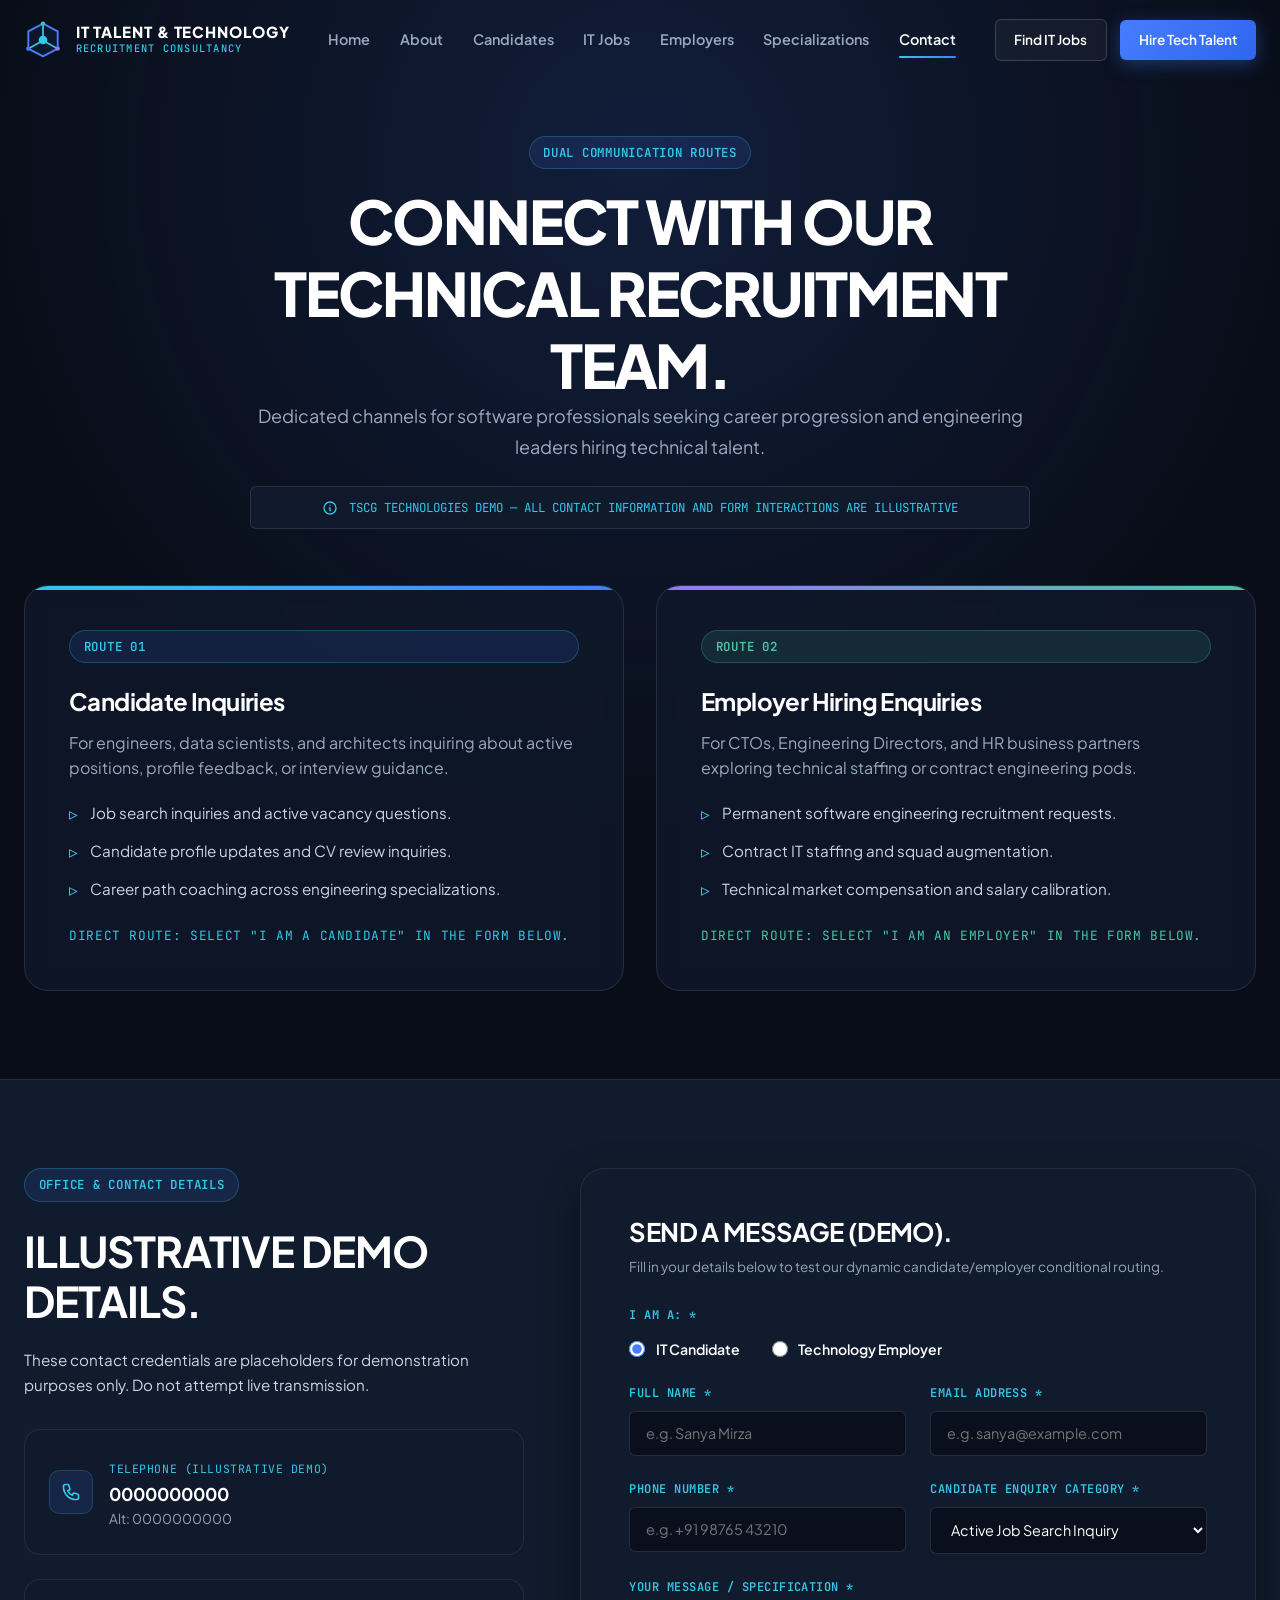
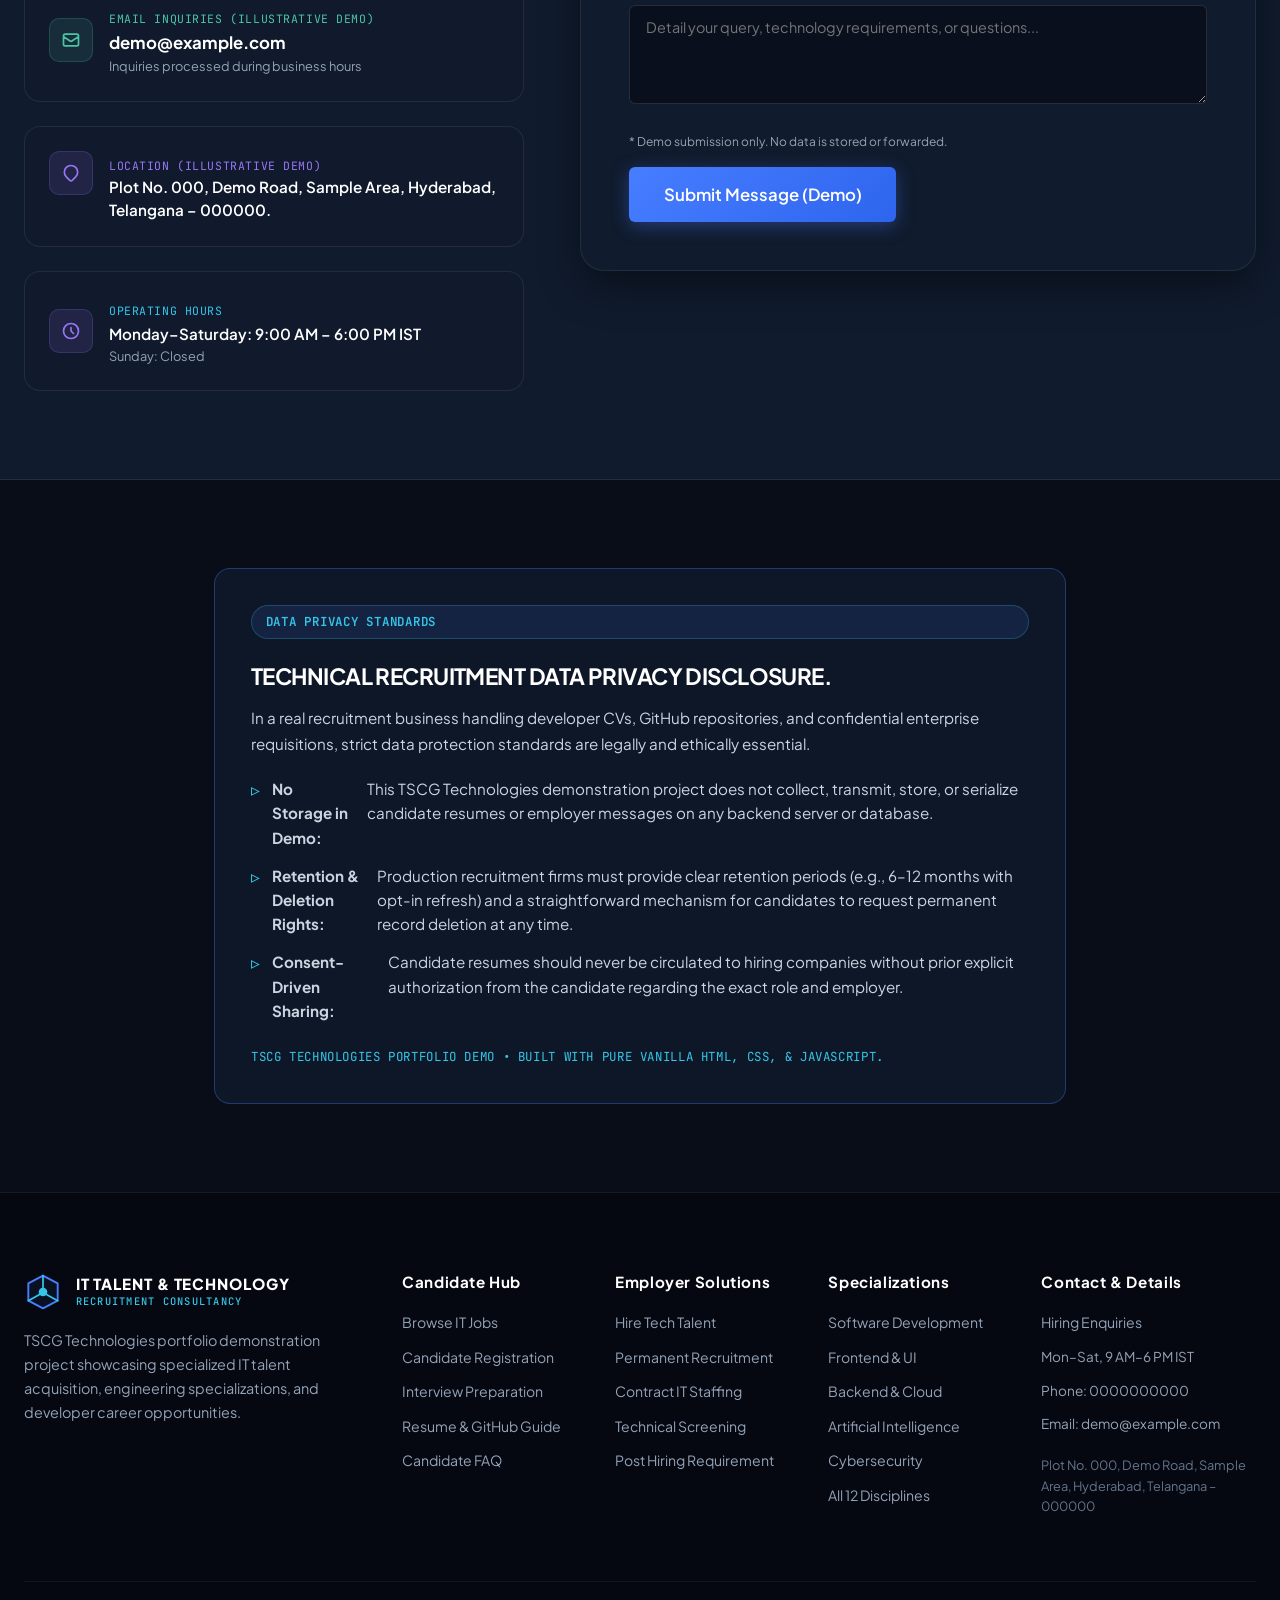
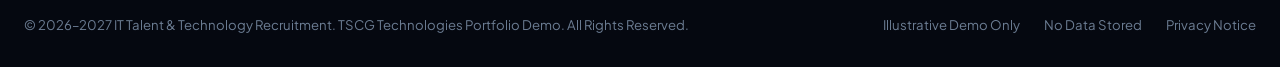
<file: contact.html>
<!DOCTYPE html>
<html lang="en">
<head>
  <meta charset="UTF-8">
  <meta name="viewport" content="width=device-width, initial-scale=1.0">
  <title>Contact &amp; Hiring Enquiries | IT Talent &amp; Technology Recruitment</title>
  <meta name="description" content="Get in touch with our specialist IT recruitment consultancy for candidate career representation or technical hiring requirements.">
  
  <meta property="og:title" content="Contact &amp; Hiring Enquiries | IT Talent &amp; Technology Recruitment">
  <meta property="og:description" content="Candidate and employer communication channels for specialized technology recruitment.">
  <meta property="og:type" content="website">

  <link rel="preconnect" href="https://fonts.googleapis.com">
  <link rel="preconnect" href="https://fonts.gstatic.com" crossorigin>
  <link href="https://fonts.googleapis.com/css2?family=JetBrains+Mono:wght@400;500;600;700&family=Plus+Jakarta+Sans:wght@400;500;600;700;800&display=swap" rel="stylesheet">

  <link rel="stylesheet" href="css/style.css">
</head>
<body>

  <!-- Navigation -->
  <header class="site-header" role="banner">
    <div class="nav-container">
      <a href="index.html" class="brand-logo-link" aria-label="IT Talent &amp; Technology Recruitment Home">
        <div class="brand-symbol">
          <svg viewBox="0 0 44 44" fill="none" xmlns="http://www.w3.org/2000/svg">
            <polygon points="22,3 39,12 39,32 22,41 5,32 5,12" stroke="#477DFF" stroke-width="2.2" stroke-linecap="round" stroke-linejoin="round" fill="rgba(71,125,255,0.08)"/>
            <circle cx="22" cy="22" r="5" fill="#35C6E8"/>
            <path d="M22 3L22 17M39 32L26 25M5 32L18 25" stroke="#35C6E8" stroke-width="2" stroke-linecap="round"/>
            <circle cx="22" cy="3" r="2.5" fill="#4AC6A5"/>
            <circle cx="39" cy="32" r="2.5" fill="#9876F5"/>
            <circle cx="5" cy="32" r="2.5" fill="#477DFF"/>
          </svg>
        </div>
        <div class="brand-text">
          <span class="brand-title">IT TALENT &amp; TECHNOLOGY</span>
          <span class="brand-subtitle">RECRUITMENT CONSULTANCY</span>
        </div>
      </a>

      <nav class="nav-menu" role="navigation" aria-label="Main Navigation">
        <a href="index.html" class="nav-link">Home</a>
        <a href="about.html" class="nav-link">About</a>
        <a href="candidates.html" class="nav-link">Candidates</a>
        <a href="jobs.html" class="nav-link">IT Jobs</a>
        <a href="employers.html" class="nav-link">Employers</a>
        <a href="specializations.html" class="nav-link">Specializations</a>
        <a href="contact.html" class="nav-link active">Contact</a>
      </nav>

      <div class="nav-actions">
        <a href="jobs.html" class="btn btn-sm btn-outline">Find IT Jobs</a>
        <a href="employers.html" class="btn btn-sm btn-primary">Hire Tech Talent</a>
      </div>

      <button class="mobile-toggle" aria-label="Toggle navigation menu" aria-expanded="false">
        <span></span>
        <span></span>
        <span></span>
      </button>
    </div>
  </header>

  <!-- Mobile Drawer Menu -->
  <div class="mobile-drawer" role="dialog" aria-modal="true" aria-label="Mobile Navigation">
    <div class="mobile-nav-links">
      <a href="index.html" class="nav-link">Home</a>
      <a href="about.html" class="nav-link">About</a>
      <a href="candidates.html" class="nav-link">Candidates</a>
      <a href="jobs.html" class="nav-link">IT Jobs</a>
      <a href="employers.html" class="nav-link">Employers</a>
      <a href="specializations.html" class="nav-link">Specializations</a>
      <a href="contact.html" class="nav-link active">Contact</a>
    </div>
    <div style="display: flex; flex-direction: column; gap: 0.75rem; margin-top: 1.5rem;">
      <a href="jobs.html" class="btn btn-outline" style="width: 100%;">Find IT Jobs</a>
      <a href="employers.html" class="btn btn-primary" style="width: 100%;">Hire Tech Talent</a>
    </div>
  </div>
  <div class="mobile-overlay"></div>

  <main id="main-content">

    <!-- Contact Hero -->
    <section class="section" style="padding-top: calc(var(--header-height) + 3.5rem); background: radial-gradient(circle at 50% 15%, rgba(71, 125, 255, 0.15) 0%, transparent 60%), var(--color-midnight);">
      <div class="container">
        <div class="section-header text-center reveal-on-scroll">
          <span class="tag-label">Dual Communication Routes</span>
          <h1>CONNECT WITH OUR TECHNICAL RECRUITMENT TEAM.</h1>
          <p>Dedicated channels for software professionals seeking career progression and engineering leaders hiring technical talent.</p>
          
          <div class="demo-badge-bar" style="margin-top: 1.5rem;">
            <svg fill="none" stroke="currentColor" viewBox="0 0 24 24"><path stroke-linecap="round" stroke-linejoin="round" stroke-width="2" d="M13 16h-1v-4h-1m1-4h.01M21 12a9 9 0 11-18 0 9 9 0 0118 0z"></path></svg>
            <span>TSCG TECHNOLOGIES DEMO — ALL CONTACT INFORMATION AND FORM INTERACTIONS ARE ILLUSTRATIVE</span>
          </div>
        </div>

        <!-- Split Route Overview Cards -->
        <div class="hero-split-grid" style="margin-top: 2.5rem;">
          <div class="hero-audience-card candidate-path reveal-on-scroll">
            <span class="tag-label">Route 01</span>
            <h2 style="font-size: 1.5rem; margin: 0.5rem 0 0.85rem;">Candidate Inquiries</h2>
            <p style="margin-bottom: 1.25rem;">For engineers, data scientists, and architects inquiring about active positions, profile feedback, or interview guidance.</p>
            <ul class="details-list" style="margin-bottom: 1.5rem;">
              <li class="details-list-item">Job search inquiries and active vacancy questions.</li>
              <li class="details-list-item">Candidate profile updates and CV review inquiries.</li>
              <li class="details-list-item">Career path coaching across engineering specializations.</li>
            </ul>
            <div class="mono-accent" style="color: var(--color-cyan); font-size: 0.8rem;">Direct Route: Select "I am a Candidate" in the form below.</div>
          </div>

          <div class="hero-audience-card employer-path reveal-on-scroll">
            <span class="tag-label tag-label-mint">Route 02</span>
            <h2 style="font-size: 1.5rem; margin: 0.5rem 0 0.85rem;">Employer Hiring Enquiries</h2>
            <p style="margin-bottom: 1.25rem;">For CTOs, Engineering Directors, and HR business partners exploring technical staffing or contract engineering pods.</p>
            <ul class="details-list" style="margin-bottom: 1.5rem;">
              <li class="details-list-item">Permanent software engineering recruitment requests.</li>
              <li class="details-list-item">Contract IT staffing and squad augmentation.</li>
              <li class="details-list-item">Technical market compensation and salary calibration.</li>
            </ul>
            <div class="mono-accent" style="color: var(--color-mint); font-size: 0.8rem;">Direct Route: Select "I am an Employer" in the form below.</div>
          </div>
        </div>
      </div>
    </section>

    <!-- Main Contact Info & Interactive Form -->
    <section class="section section-navy">
      <div class="container">
        <div style="display: grid; grid-template-columns: 1fr 1.35fr; gap: 3.5rem; align-items: start;">
          
          <!-- Left: Dummy Contact Information Details -->
          <div class="reveal-on-scroll">
            <span class="tag-label">Office &amp; Contact Details</span>
            <h2 style="margin: 0.5rem 0 1.25rem;">ILLUSTRATIVE DEMO DETAILS.</h2>
            <p style="font-size: 0.95rem; line-height: 1.65; color: #CBD5E1; margin-bottom: 2rem;">
              These contact credentials are placeholders for demonstration purposes only. Do not attempt live transmission.
            </p>

            <div style="display: flex; flex-direction: column; gap: 1.5rem;">
              <!-- Phone -->
              <div class="spec-card" style="padding: 1.5rem;">
                <div style="display: flex; align-items: center; gap: 1rem;">
                  <div class="spec-icon-wrapper" style="margin-bottom: 0; width: 44px; height: 44px;">
                    <svg width="20" height="20" fill="none" stroke="currentColor" viewBox="0 0 24 24"><path stroke-linecap="round" stroke-linejoin="round" stroke-width="2" d="M3 5a2 2 0 012-2h3.28a1 1 0 01.948.684l1.498 4.493a1 1 0 01-.502 1.21l-2.257 1.13a11.042 11.042 0 005.516 5.516l1.13-2.257a1 1 0 011.21-.502l4.493 1.498a1 1 0 01.684.949V19a2 2 0 01-2 2h-1C9.716 21 3 14.284 3 6V5z"></path></svg>
                  </div>
                  <div>
                    <span class="mono-accent" style="color: var(--color-cyan); font-size: 0.72rem;">Telephone (Illustrative Demo)</span>
                    <div style="font-size: 1.1rem; font-weight: 700; color: #FFFFFF;">0000000000</div>
                    <div style="font-size: 0.85rem; color: #94A3B8;">Alt: 0000000000</div>
                  </div>
                </div>
              </div>

              <!-- Email -->
              <div class="spec-card" style="padding: 1.5rem;">
                <div style="display: flex; align-items: center; gap: 1rem;">
                  <div class="spec-icon-wrapper" style="margin-bottom: 0; width: 44px; height: 44px; background: var(--color-mint-soft); color: var(--color-mint); border-color: rgba(74, 198, 165, 0.2);">
                    <svg width="20" height="20" fill="none" stroke="currentColor" viewBox="0 0 24 24"><path stroke-linecap="round" stroke-linejoin="round" stroke-width="2" d="M3 8l7.89 5.26a2 2 0 002.22 0L21 8M5 19h14a2 2 0 002-2V7a2 2 0 00-2-2H5a2 2 0 00-2 2v10a2 2 0 002 2z"></path></svg>
                  </div>
                  <div>
                    <span class="mono-accent" style="color: var(--color-mint); font-size: 0.72rem;">Email Inquiries (Illustrative Demo)</span>
                    <div style="font-size: 1.05rem; font-weight: 700; color: #FFFFFF;">demo@example.com</div>
                    <div style="font-size: 0.8rem; color: #94A3B8;">Inquiries processed during business hours</div>
                  </div>
                </div>
              </div>

              <!-- Address -->
              <div class="spec-card" style="padding: 1.5rem;">
                <div style="display: flex; align-items: flex-start; gap: 1rem;">
                  <div class="spec-icon-wrapper" style="margin-bottom: 0; width: 44px; height: 44px; background: var(--color-violet-soft); color: var(--color-violet); border-color: rgba(152, 118, 245, 0.2); flex-shrink: 0;">
                    <svg width="20" height="20" fill="none" stroke="currentColor" viewBox="0 0 24 24"><path stroke-linecap="round" stroke-linejoin="round" stroke-width="2" d="M17.657 16.657L13.414 20.9a1.998 1.998 0 01-2.827 0l-4.244-4.243a8 8 0 1111.314 0z"></path></svg>
                  </div>
                  <div>
                    <span class="mono-accent" style="color: var(--color-violet); font-size: 0.72rem;">Location (Illustrative Demo)</span>
                    <div style="font-size: 0.95rem; font-weight: 600; color: #FFFFFF; line-height: 1.5;">
                      Plot No. 000, Demo Road, Sample Area, Hyderabad, Telangana – 000000.
                    </div>
                  </div>
                </div>
              </div>

              <!-- Hours -->
              <div class="spec-card" style="padding: 1.5rem;">
                <div style="display: flex; align-items: center; gap: 1rem;">
                  <div class="spec-icon-wrapper" style="margin-bottom: 0; width: 44px; height: 44px;">
                    <svg width="20" height="20" fill="none" stroke="currentColor" viewBox="0 0 24 24"><path stroke-linecap="round" stroke-linejoin="round" stroke-width="2" d="M12 8v4l3 3m6-3a9 9 0 11-18 0 9 9 0 0118 0z"></path></svg>
                  </div>
                  <div>
                    <span class="mono-accent" style="color: var(--color-cyan); font-size: 0.72rem;">Operating Hours</span>
                    <div style="font-size: 0.95rem; font-weight: 600; color: #FFFFFF;">Monday–Saturday: 9:00 AM – 6:00 PM IST</div>
                    <div style="font-size: 0.8rem; color: #94A3B8;">Sunday: Closed</div>
                  </div>
                </div>
              </div>
            </div>
          </div>

          <!-- Right: Interactive Contact Form with Conditional Fields -->
          <div class="form-card reveal-on-scroll">
            <h2 style="font-size: 1.6rem; margin-bottom: 0.5rem;">SEND A MESSAGE (DEMO).</h2>
            <p style="font-size: 0.85rem; color: #94A3B8; margin-bottom: 1.75rem;">
              Fill in your details below to test our dynamic candidate/employer conditional routing.
            </p>

            <form id="general-contact-form" action="#" method="POST">
              <!-- Audience Selector Radio -->
              <div class="form-field" style="margin-bottom: 1.5rem;">
                <label class="form-label">I am a: *</label>
                <div style="display: flex; gap: 2rem; margin-top: 0.35rem;">
                  <label class="filter-checkbox-label" style="color: #FFFFFF; font-weight: 600;">
                    <input type="radio" name="contactAudience" value="candidate" checked> IT Candidate
                  </label>
                  <label class="filter-checkbox-label" style="color: #FFFFFF; font-weight: 600;">
                    <input type="radio" name="contactAudience" value="employer"> Technology Employer
                  </label>
                </div>
              </div>

              <div class="form-grid-2">
                <div class="form-field">
                  <label for="contact-name" class="form-label">Full Name *</label>
                  <input type="text" id="contact-name" class="form-input" placeholder="e.g. Sanya Mirza" required>
                </div>

                <div class="form-field">
                  <label for="contact-email" class="form-label">Email Address *</label>
                  <input type="email" id="contact-email" class="form-input" placeholder="e.g. sanya@example.com" required>
                </div>

                <div class="form-field">
                  <label for="contact-phone" class="form-label">Phone Number *</label>
                  <input type="tel" id="contact-phone" class="form-input" placeholder="e.g. +91 98765 43210" required>
                </div>

                <!-- Conditional Candidate Fields -->
                <div id="contact-candidate-fields" class="form-field">
                  <label for="contact-candidate-category" class="form-label">Candidate Enquiry Category *</label>
                  <select id="contact-candidate-category" class="form-select">
                    <option value="Job Search">Active Job Search Inquiry</option>
                    <option value="Application Follow-up">Application Follow-up</option>
                    <option value="Career Guidance">Career &amp; Skill Guidance</option>
                    <option value="Other">General Candidate Question</option>
                  </select>
                </div>

                <!-- Conditional Employer Fields -->
                <div id="contact-employer-fields" class="form-field" style="display: none;">
                  <label for="contact-employer-category" class="form-label">Employer Enquiry Category *</label>
                  <select id="contact-employer-category" class="form-select">
                    <option value="Permanent Hiring">Permanent Engineering Requisition</option>
                    <option value="Contract Staffing">Contract IT Augmentation</option>
                    <option value="Executive Search">Leadership / CTO Search</option>
                    <option value="Salary Benchmarking">Rate &amp; Salary Benchmarking</option>
                  </select>
                </div>

                <div class="form-field form-full">
                  <label for="contact-message" class="form-label">Your Message / Specification *</label>
                  <textarea id="contact-message" class="form-textarea" rows="4" placeholder="Detail your query, technology requirements, or questions..." required></textarea>
                </div>
              </div>

              <div style="margin-top: 1.75rem; display: flex; align-items: center; justify-content: space-between; flex-wrap: wrap; gap: 1rem;">
                <span style="font-size: 0.75rem; color: #94A3B8;">* Demo submission only. No data is stored or forwarded.</span>
                <button type="submit" class="btn btn-primary btn-lg">Submit Message (Demo)</button>
              </div>
            </form>
          </div>

        </div>
      </div>
    </section>

    <!-- Candidate Privacy & Data Notice (Mandatory Prompt Requirement) -->
    <section class="section section-dark">
      <div class="container" style="max-width: 900px;">
        <div class="spec-card reveal-on-scroll" style="border-color: rgba(71, 125, 255, 0.35);">
          <span class="tag-label">Data Privacy Standards</span>
          <h2 style="font-size: 1.4rem; margin: 0.5rem 0 1rem;">TECHNICAL RECRUITMENT DATA PRIVACY DISCLOSURE.</h2>
          <p style="font-size: 0.95rem; line-height: 1.7; color: #CBD5E1; margin-bottom: 1.25rem;">
            In a real recruitment business handling developer CVs, GitHub repositories, and confidential enterprise requisitions, strict data protection standards are legally and ethically essential.
          </p>
          <ul class="details-list" style="margin-bottom: 1.5rem;">
            <li class="details-list-item"><strong>No Storage in Demo:</strong> This TSCG Technologies demonstration project does not collect, transmit, store, or serialize candidate resumes or employer messages on any backend server or database.</li>
            <li class="details-list-item"><strong>Retention &amp; Deletion Rights:</strong> Production recruitment firms must provide clear retention periods (e.g., 6–12 months with opt-in refresh) and a straightforward mechanism for candidates to request permanent record deletion at any time.</li>
            <li class="details-list-item"><strong>Consent-Driven Sharing:</strong> Candidate resumes should never be circulated to hiring companies without prior explicit authorization from the candidate regarding the exact role and employer.</li>
          </ul>
          <div class="mono-accent" style="color: var(--color-cyan); font-size: 0.78rem;">
            TSCG Technologies Portfolio Demo • Built with Pure Vanilla HTML, CSS, &amp; JavaScript.
          </div>
        </div>
      </div>
    </section>

  </main>

  <!-- Site Footer -->
  <footer class="site-footer" role="contentinfo">
    <div class="container">
      <div class="footer-top-grid">
        <div class="footer-brand">
          <div class="brand-logo-link">
            <div class="brand-symbol">
              <svg viewBox="0 0 44 44" fill="none" xmlns="http://www.w3.org/2000/svg">
                <polygon points="22,3 39,12 39,32 22,41 5,32 5,12" stroke="#477DFF" stroke-width="2.2" stroke-linecap="round" stroke-linejoin="round" fill="rgba(71,125,255,0.08)"/>
                <circle cx="22" cy="22" r="5" fill="#35C6E8"/>
                <path d="M22 3L22 17M39 32L26 25M5 32L18 25" stroke="#35C6E8" stroke-width="2" stroke-linecap="round"/>
              </svg>
            </div>
            <div class="brand-text">
              <span class="brand-title">IT TALENT &amp; TECHNOLOGY</span>
              <span class="brand-subtitle">RECRUITMENT CONSULTANCY</span>
            </div>
          </div>
          <p>TSCG Technologies portfolio demonstration project showcasing specialized IT talent acquisition, engineering specializations, and developer career opportunities.</p>
        </div>

        <div class="footer-col">
          <h4>Candidate Hub</h4>
          <div class="footer-links">
            <a href="jobs.html">Browse IT Jobs</a>
            <a href="candidates.html">Candidate Registration</a>
            <a href="candidates.html#interview-prep">Interview Preparation</a>
            <a href="candidates.html#resume-guidance">Resume &amp; GitHub Guide</a>
            <a href="candidates.html#faq">Candidate FAQ</a>
          </div>
        </div>

        <div class="footer-col">
          <h4>Employer Solutions</h4>
          <div class="footer-links">
            <a href="employers.html">Hire Tech Talent</a>
            <a href="employers.html#permanent-hiring">Permanent Recruitment</a>
            <a href="employers.html#contract-staffing">Contract IT Staffing</a>
            <a href="employers.html#technical-screening">Technical Screening</a>
            <a href="employers.html#hiring-form">Post Hiring Requirement</a>
          </div>
        </div>

        <div class="footer-col">
          <h4>Specializations</h4>
          <div class="footer-links">
            <a href="specializations.html#software-development">Software Development</a>
            <a href="specializations.html#frontend-development">Frontend &amp; UI</a>
            <a href="specializations.html#backend-development">Backend &amp; Cloud</a>
            <a href="specializations.html#ai-ml">Artificial Intelligence</a>
            <a href="specializations.html#cybersecurity">Cybersecurity</a>
            <a href="specializations.html">All 12 Disciplines</a>
          </div>
        </div>

        <div class="footer-col">
          <h4>Contact &amp; Details</h4>
          <div class="footer-links">
            <a href="contact.html">Hiring Enquiries</a>
            <span style="font-size: 0.85rem; color: #94A3B8;">Mon–Sat, 9 AM–6 PM IST</span>
            <span style="font-size: 0.85rem; color: #94A3B8;">Phone: 0000000000</span>
            <span style="font-size: 0.85rem; color: #94A3B8;">Email: demo@example.com</span>
            <span style="font-size: 0.8rem; color: #64748B; margin-top: 0.5rem; display: block;">Plot No. 000, Demo Road, Sample Area, Hyderabad, Telangana – 000000</span>
          </div>
        </div>
      </div>

      <div class="footer-bottom">
        <div>
          © 2026–2027 IT Talent &amp; Technology Recruitment. TSCG Technologies Portfolio Demo. All Rights Reserved.
        </div>
        <div class="footer-bottom-links">
          <span>Illustrative Demo Only</span>
          <span>No Data Stored</span>
          <a href="contact.html">Privacy Notice</a>
        </div>
      </div>
    </div>
  </footer>

  <!-- Scripts -->
  <script src="js/navigation.js"></script>
  <script src="js/animations.js"></script>
  <script src="js/forms.js"></script>
</body>
</html>
</file>
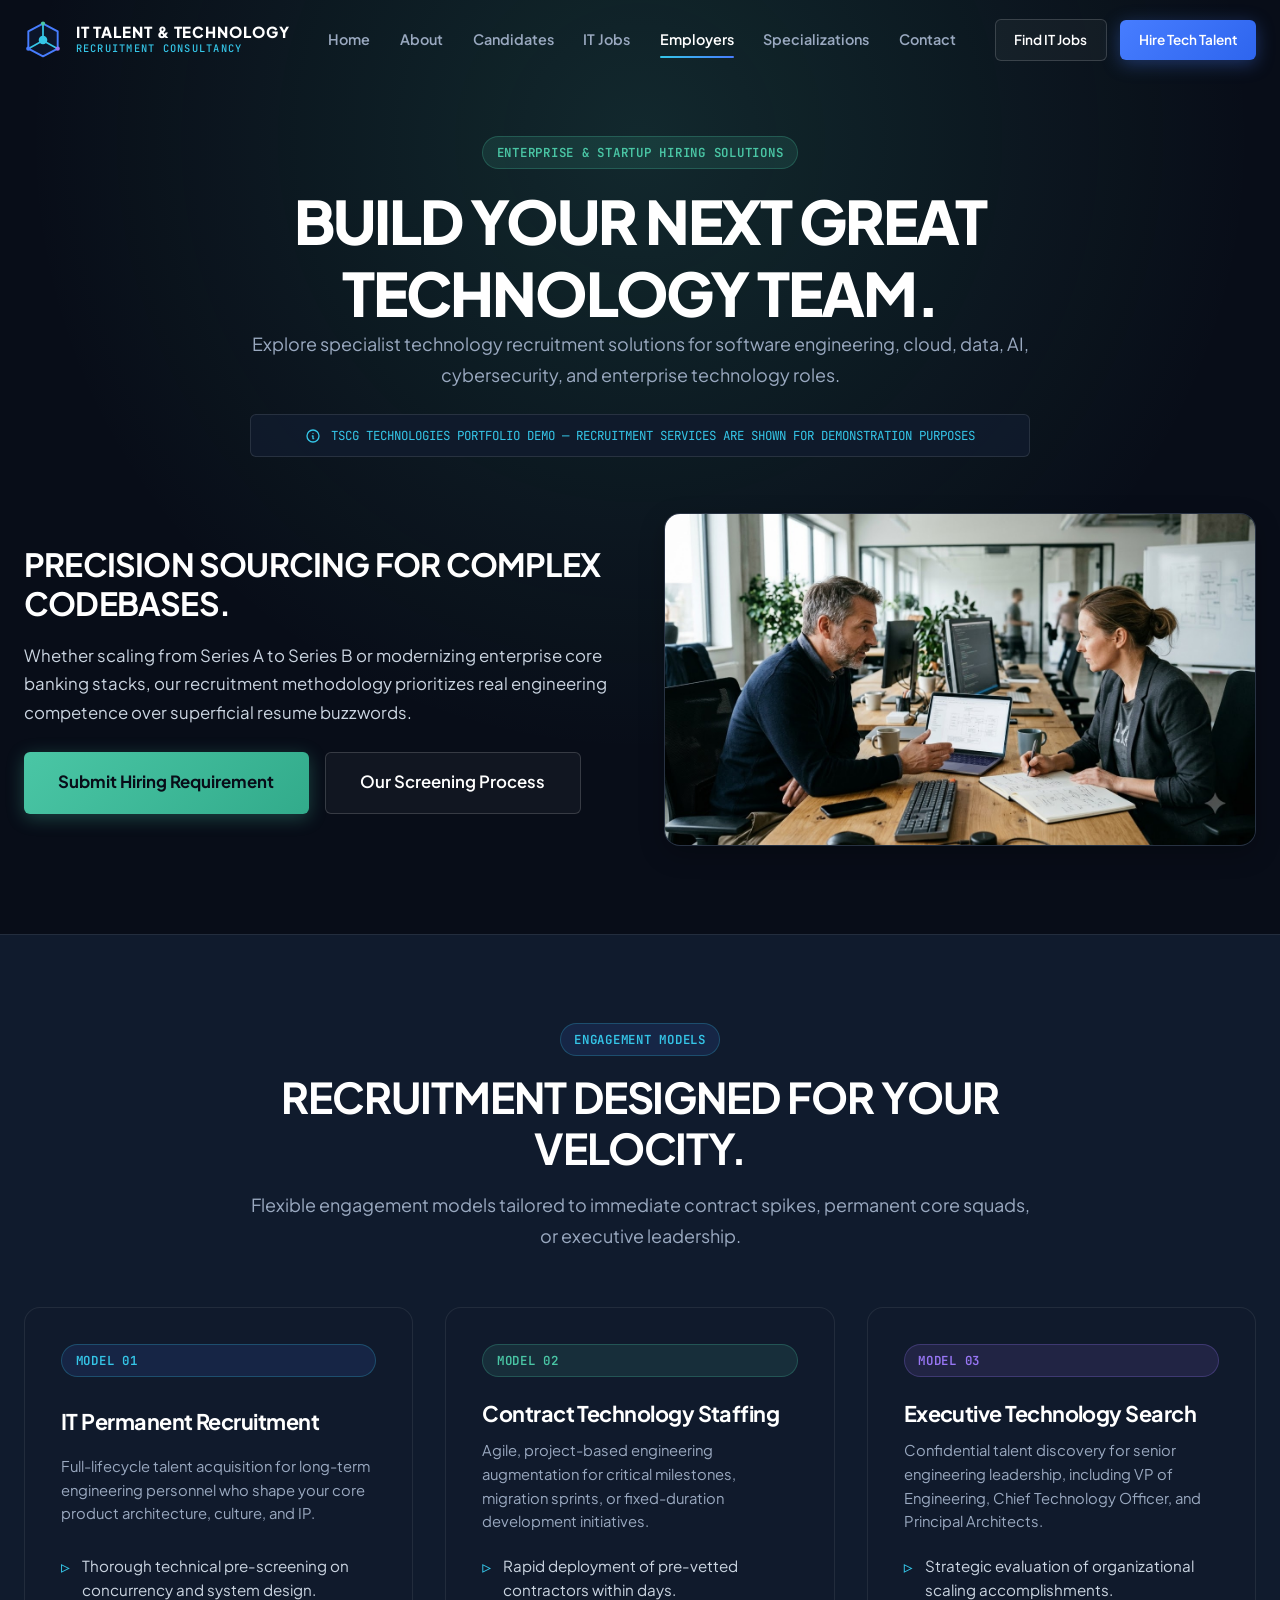
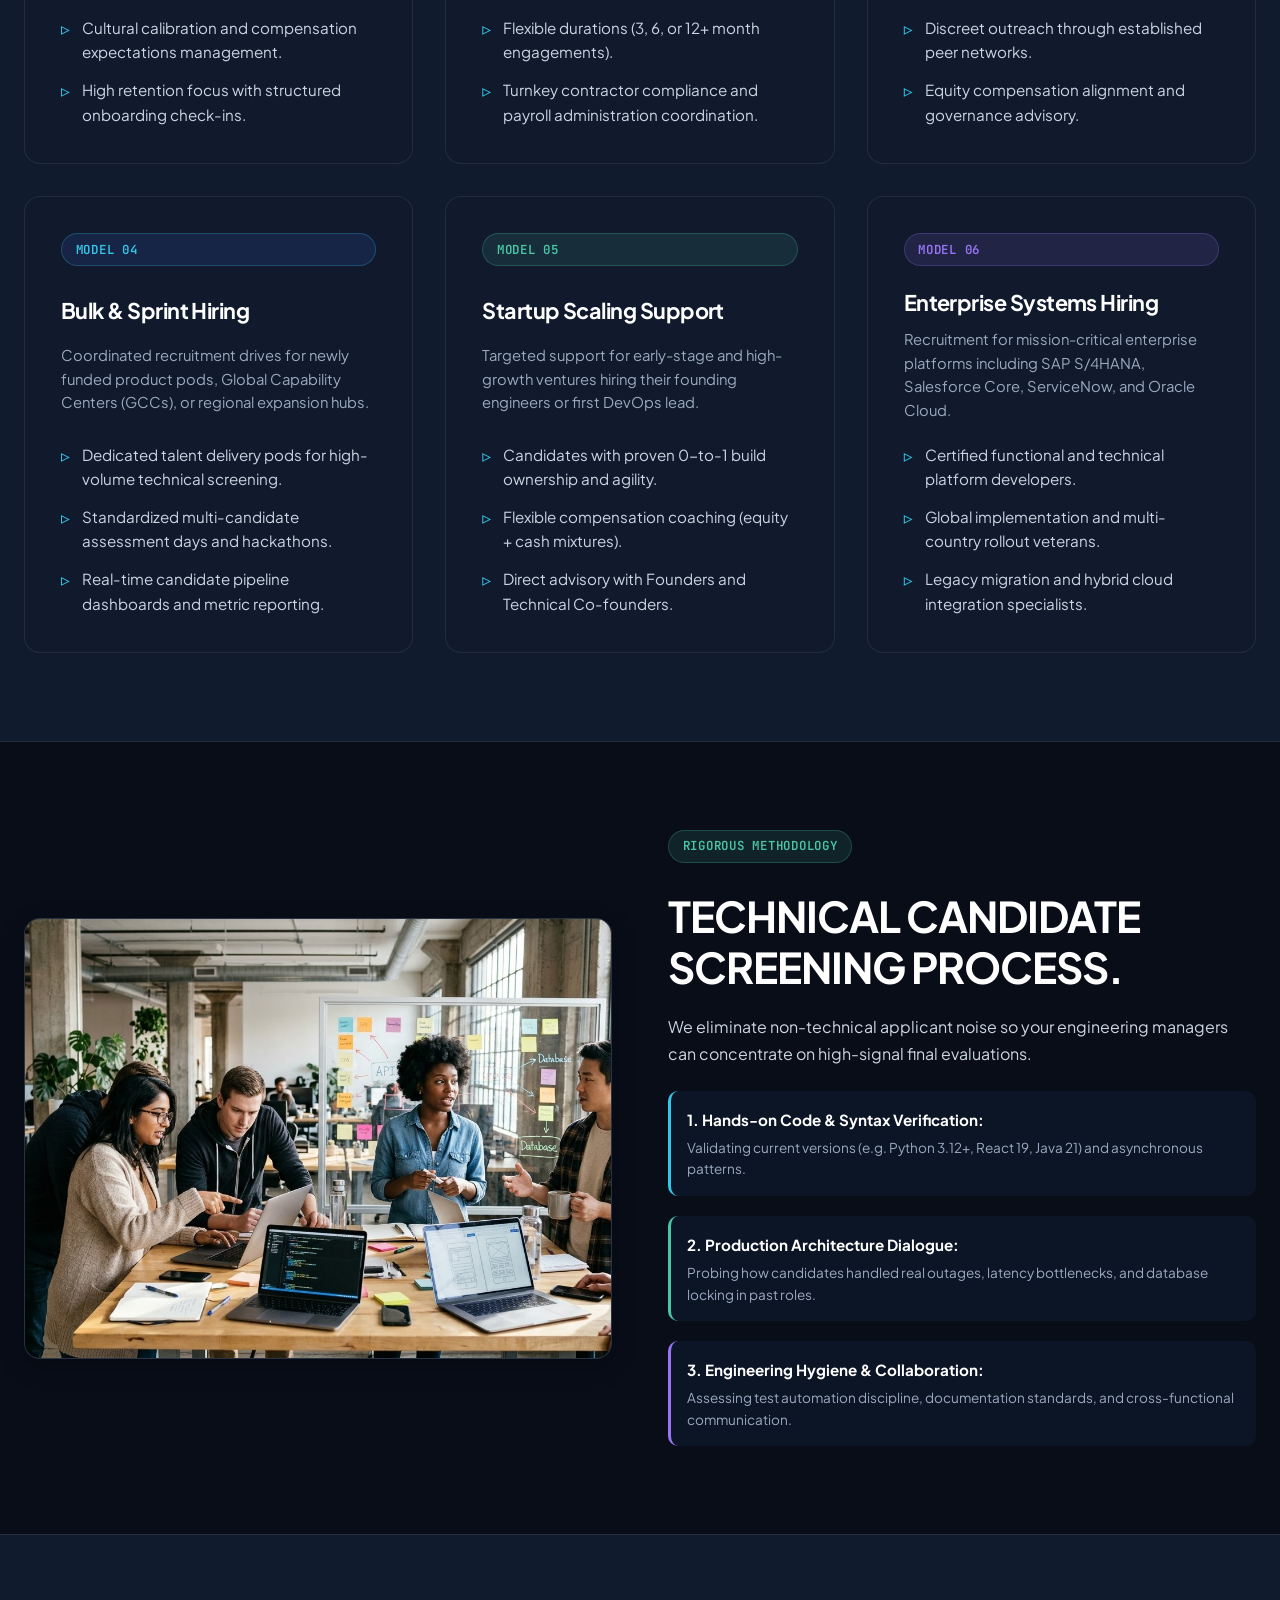
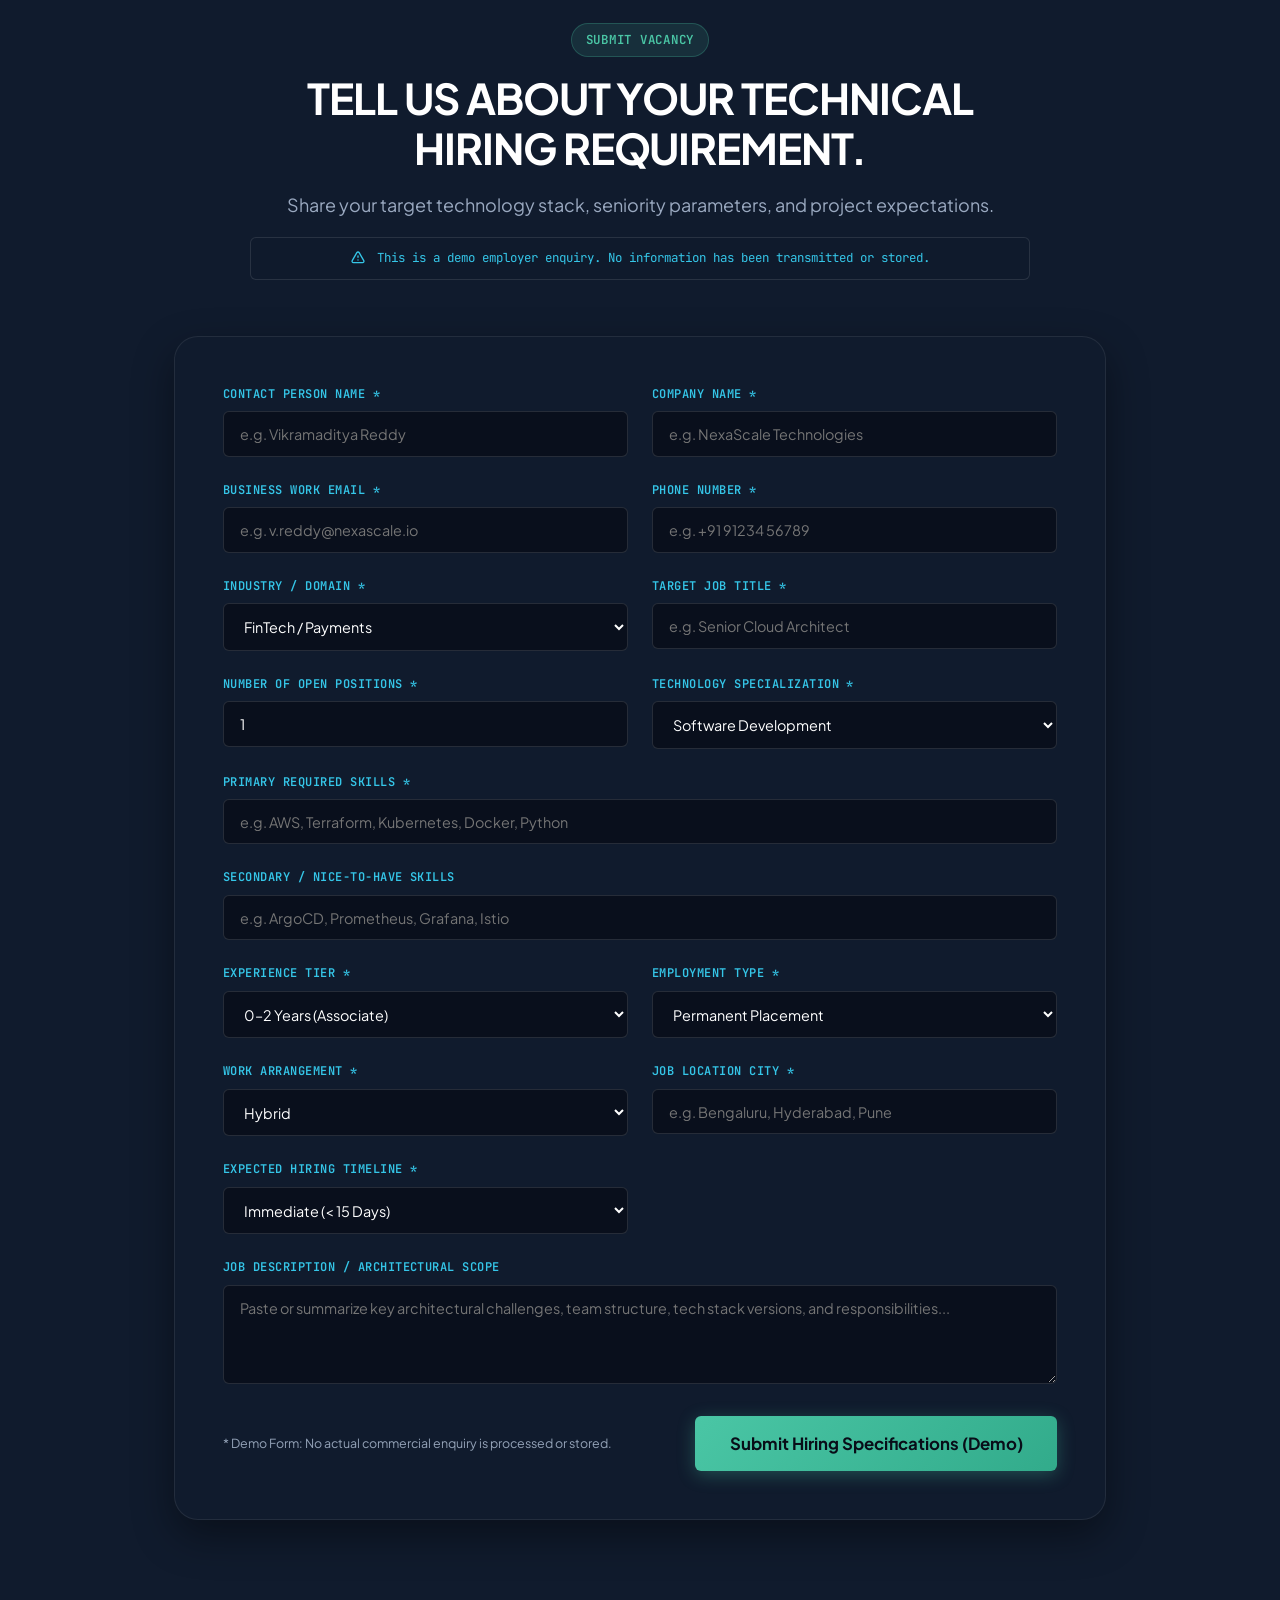
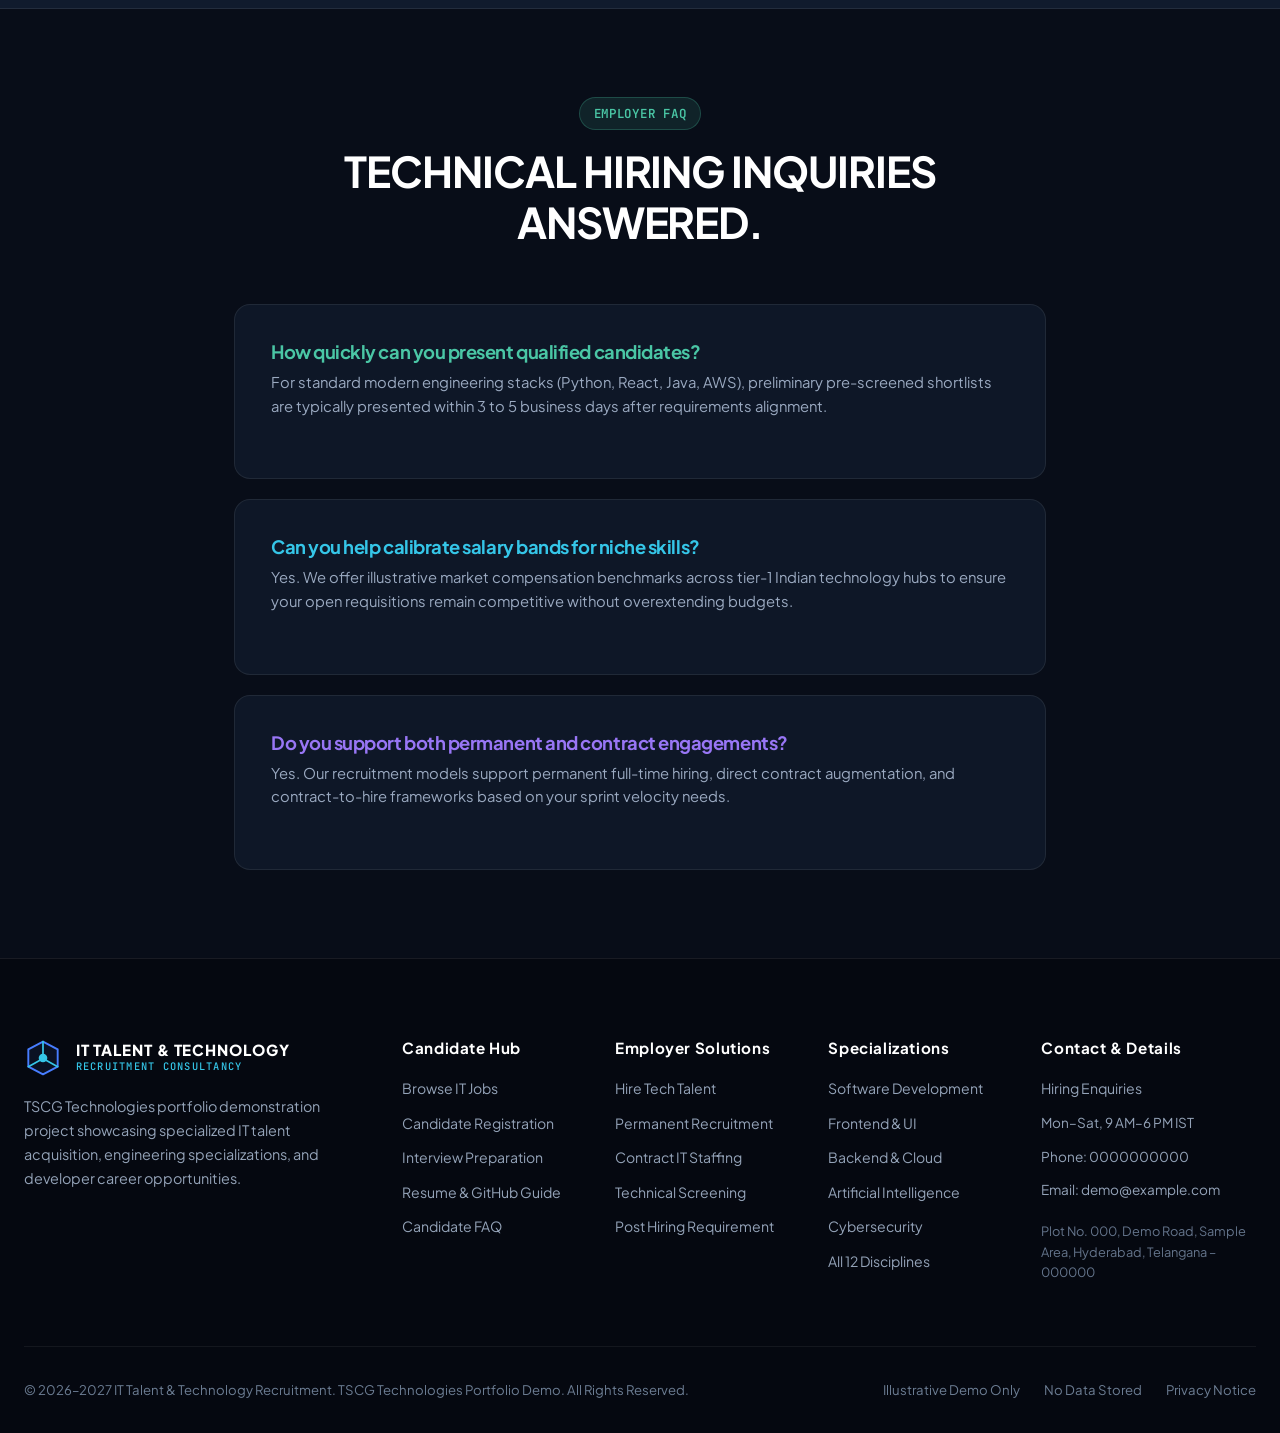
<file: employers.html>
<!DOCTYPE html>
<html lang="en">
<head>
  <meta charset="UTF-8">
  <meta name="viewport" content="width=device-width, initial-scale=1.0">
  <title>Hire Technology Talent | Employer IT Recruitment Solutions</title>
  <meta name="description" content="Technical talent acquisition, permanent engineering hiring, contract IT staffing, and technical screening for modern startups and enterprise technology organizations.">
  
  <meta property="og:title" content="Hire Technology Talent | Employer IT Recruitment Solutions">
  <meta property="og:description" content="Specialist technology recruitment solutions for software engineering, cloud, data, AI, cybersecurity, and enterprise systems.">
  <meta property="og:type" content="website">

  <link rel="preconnect" href="https://fonts.googleapis.com">
  <link rel="preconnect" href="https://fonts.gstatic.com" crossorigin>
  <link href="https://fonts.googleapis.com/css2?family=JetBrains+Mono:wght@400;500;600;700&family=Plus+Jakarta+Sans:wght@400;500;600;700;800&display=swap" rel="stylesheet">

  <link rel="stylesheet" href="css/style.css">
</head>
<body>

  <!-- Navigation -->
  <header class="site-header" role="banner">
    <div class="nav-container">
      <a href="index.html" class="brand-logo-link" aria-label="IT Talent &amp; Technology Recruitment Home">
        <div class="brand-symbol">
          <svg viewBox="0 0 44 44" fill="none" xmlns="http://www.w3.org/2000/svg">
            <polygon points="22,3 39,12 39,32 22,41 5,32 5,12" stroke="#477DFF" stroke-width="2.2" stroke-linecap="round" stroke-linejoin="round" fill="rgba(71,125,255,0.08)"/>
            <circle cx="22" cy="22" r="5" fill="#35C6E8"/>
            <path d="M22 3L22 17M39 32L26 25M5 32L18 25" stroke="#35C6E8" stroke-width="2" stroke-linecap="round"/>
            <circle cx="22" cy="3" r="2.5" fill="#4AC6A5"/>
            <circle cx="39" cy="32" r="2.5" fill="#9876F5"/>
            <circle cx="5" cy="32" r="2.5" fill="#477DFF"/>
          </svg>
        </div>
        <div class="brand-text">
          <span class="brand-title">IT TALENT &amp; TECHNOLOGY</span>
          <span class="brand-subtitle">RECRUITMENT CONSULTANCY</span>
        </div>
      </a>

      <nav class="nav-menu" role="navigation" aria-label="Main Navigation">
        <a href="index.html" class="nav-link">Home</a>
        <a href="about.html" class="nav-link">About</a>
        <a href="candidates.html" class="nav-link">Candidates</a>
        <a href="jobs.html" class="nav-link">IT Jobs</a>
        <a href="employers.html" class="nav-link active">Employers</a>
        <a href="specializations.html" class="nav-link">Specializations</a>
        <a href="contact.html" class="nav-link">Contact</a>
      </nav>

      <div class="nav-actions">
        <a href="jobs.html" class="btn btn-sm btn-outline">Find IT Jobs</a>
        <a href="employers.html" class="btn btn-sm btn-primary active">Hire Tech Talent</a>
      </div>

      <button class="mobile-toggle" aria-label="Toggle navigation menu" aria-expanded="false">
        <span></span>
        <span></span>
        <span></span>
      </button>
    </div>
  </header>

  <!-- Mobile Drawer Menu -->
  <div class="mobile-drawer" role="dialog" aria-modal="true" aria-label="Mobile Navigation">
    <div class="mobile-nav-links">
      <a href="index.html" class="nav-link">Home</a>
      <a href="about.html" class="nav-link">About</a>
      <a href="candidates.html" class="nav-link">Candidates</a>
      <a href="jobs.html" class="nav-link">IT Jobs</a>
      <a href="employers.html" class="nav-link active">Employers</a>
      <a href="specializations.html" class="nav-link">Specializations</a>
      <a href="contact.html" class="nav-link">Contact</a>
    </div>
    <div style="display: flex; flex-direction: column; gap: 0.75rem; margin-top: 1.5rem;">
      <a href="jobs.html" class="btn btn-outline" style="width: 100%;">Find IT Jobs</a>
      <a href="employers.html" class="btn btn-primary" style="width: 100%;">Hire Tech Talent</a>
    </div>
  </div>
  <div class="mobile-overlay"></div>

  <main id="main-content">

    <!-- Employer Hero (Mint & Violet accents) -->
    <section class="section" style="padding-top: calc(var(--header-height) + 3.5rem); background: radial-gradient(circle at 50% 15%, rgba(74, 198, 165, 0.15) 0%, transparent 60%), var(--color-midnight);">
      <div class="container">
        <div class="section-header text-center reveal-on-scroll">
          <span class="tag-label tag-label-mint">Enterprise &amp; Startup Hiring Solutions</span>
          <h1>BUILD YOUR NEXT GREAT TECHNOLOGY TEAM.</h1>
          <p>Explore specialist technology recruitment solutions for software engineering, cloud, data, AI, cybersecurity, and enterprise technology roles.</p>
          
          <div class="demo-badge-bar" style="margin-top: 1.5rem;">
            <svg fill="none" stroke="currentColor" viewBox="0 0 24 24"><path stroke-linecap="round" stroke-linejoin="round" stroke-width="2" d="M13 16h-1v-4h-1m1-4h.01M21 12a9 9 0 11-18 0 9 9 0 0118 0z"></path></svg>
            <span>TSCG TECHNOLOGIES PORTFOLIO DEMO — RECRUITMENT SERVICES ARE SHOWN FOR DEMONSTRATION PURPOSES</span>
          </div>
        </div>

        <!-- Hero Graphic & Stats Overview -->
        <div style="display: grid; grid-template-columns: 1fr 1fr; gap: 3rem; align-items: center; margin-top: 2rem;">
          <div class="reveal-on-scroll">
            <h2 style="font-size: 2rem; margin-bottom: 1.25rem;">PRECISION SOURCING FOR COMPLEX CODEBASES.</h2>
            <p style="font-size: 1.05rem; line-height: 1.7; color: #CBD5E1; margin-bottom: 1.5rem;">
              Whether scaling from Series A to Series B or modernizing enterprise core banking stacks, our recruitment methodology prioritizes real engineering competence over superficial resume buzzwords.
            </p>
            <div style="display: flex; gap: 1rem; flex-wrap: wrap;">
              <a href="#hiring-form" class="btn btn-mint btn-lg">Submit Hiring Requirement</a>
              <a href="#screening-process" class="btn btn-outline btn-lg">Our Screening Process</a>
            </div>
          </div>

          <!-- Employer Technology Hiring Image -->
          <div class="site-img-wrapper aspect-16-9 reveal-on-scroll">
            <img src="images/employer-technology-hiring.jpg" alt="VP of Engineering and Talent Acquisition Lead discussing technical roadmap headcount" loading="lazy" width="1280" height="720">
          </div>
        </div>
      </div>
    </section>

    <!-- Recruitment Models & Engagement Types -->
    <section class="section section-navy">
      <div class="container">
        <div class="section-header text-center reveal-on-scroll">
          <span class="tag-label">Engagement Models</span>
          <h2>RECRUITMENT DESIGNED FOR YOUR VELOCITY.</h2>
          <p>Flexible engagement models tailored to immediate contract spikes, permanent core squads, or executive leadership.</p>
        </div>

        <div style="display: grid; grid-template-columns: repeat(auto-fit, minmax(340px, 1fr)); gap: 2rem;">
          <!-- 1. Permanent Recruitment -->
          <div id="permanent-hiring" class="spec-card reveal-on-scroll">
            <span class="tag-label">Model 01</span>
            <h3 style="margin: 0.5rem 0 0.75rem;">IT Permanent Recruitment</h3>
            <p style="margin-bottom: 1.25rem;">Full-lifecycle talent acquisition for long-term engineering personnel who shape your core product architecture, culture, and IP.</p>
            <ul class="details-list">
              <li class="details-list-item">Thorough technical pre-screening on concurrency and system design.</li>
              <li class="details-list-item">Cultural calibration and compensation expectations management.</li>
              <li class="details-list-item">High retention focus with structured onboarding check-ins.</li>
            </ul>
          </div>

          <!-- 2. Contract IT Staffing -->
          <div id="contract-staffing" class="spec-card reveal-on-scroll">
            <span class="tag-label tag-label-mint">Model 02</span>
            <h3 style="margin: 0.5rem 0 0.75rem;">Contract Technology Staffing</h3>
            <p style="margin-bottom: 1.25rem;">Agile, project-based engineering augmentation for critical milestones, migration sprints, or fixed-duration development initiatives.</p>
            <ul class="details-list">
              <li class="details-list-item">Rapid deployment of pre-vetted contractors within days.</li>
              <li class="details-list-item">Flexible durations (3, 6, or 12+ month engagements).</li>
              <li class="details-list-item">Turnkey contractor compliance and payroll administration coordination.</li>
            </ul>
          </div>

          <!-- 3. Executive Technology Search -->
          <div class="spec-card reveal-on-scroll">
            <span class="tag-label tag-label-violet">Model 03</span>
            <h3 style="margin: 0.5rem 0 0.75rem;">Executive Technology Search</h3>
            <p style="margin-bottom: 1.25rem;">Confidential talent discovery for senior engineering leadership, including VP of Engineering, Chief Technology Officer, and Principal Architects.</p>
            <ul class="details-list">
              <li class="details-list-item">Strategic evaluation of organizational scaling accomplishments.</li>
              <li class="details-list-item">Discreet outreach through established peer networks.</li>
              <li class="details-list-item">Equity compensation alignment and governance advisory.</li>
            </ul>
          </div>

          <!-- 4. Bulk Technology Hiring -->
          <div class="spec-card reveal-on-scroll">
            <span class="tag-label">Model 04</span>
            <h3 style="margin: 0.5rem 0 0.75rem;">Bulk &amp; Sprint Hiring</h3>
            <p style="margin-bottom: 1.25rem;">Coordinated recruitment drives for newly funded product pods, Global Capability Centers (GCCs), or regional expansion hubs.</p>
            <ul class="details-list">
              <li class="details-list-item">Dedicated talent delivery pods for high-volume technical screening.</li>
              <li class="details-list-item">Standardized multi-candidate assessment days and hackathons.</li>
              <li class="details-list-item">Real-time candidate pipeline dashboards and metric reporting.</li>
            </ul>
          </div>

          <!-- 5. Startup Hiring Support -->
          <div class="spec-card reveal-on-scroll">
            <span class="tag-label tag-label-mint">Model 05</span>
            <h3 style="margin: 0.5rem 0 0.75rem;">Startup Scaling Support</h3>
            <p style="margin-bottom: 1.25rem;">Targeted support for early-stage and high-growth ventures hiring their founding engineers or first DevOps lead.</p>
            <ul class="details-list">
              <li class="details-list-item">Candidates with proven 0-to-1 build ownership and agility.</li>
              <li class="details-list-item">Flexible compensation coaching (equity + cash mixtures).</li>
              <li class="details-list-item">Direct advisory with Founders and Technical Co-founders.</li>
            </ul>
          </div>

          <!-- 6. Enterprise Recruitment -->
          <div class="spec-card reveal-on-scroll">
            <span class="tag-label tag-label-violet">Model 06</span>
            <h3 style="margin: 0.5rem 0 0.75rem;">Enterprise Systems Hiring</h3>
            <p style="margin-bottom: 1.25rem;">Recruitment for mission-critical enterprise platforms including SAP S/4HANA, Salesforce Core, ServiceNow, and Oracle Cloud.</p>
            <ul class="details-list">
              <li class="details-list-item">Certified functional and technical platform developers.</li>
              <li class="details-list-item">Global implementation and multi-country rollout veterans.</li>
              <li class="details-list-item">Legacy migration and hybrid cloud integration specialists.</li>
            </ul>
          </div>
        </div>
      </div>
    </section>

    <!-- Technical Candidate Screening Process -->
    <section id="screening-process" class="section section-dark">
      <div class="container">
        <div style="display: grid; grid-template-columns: 1fr 1fr; gap: 3.5rem; align-items: center;">
          <!-- Startup Engineering Team Image -->
          <div class="site-img-wrapper aspect-4-3 reveal-on-scroll">
            <img src="images/startup-engineering-team.jpg" alt="Agile software engineering team conducting daily sprint planning and technical review" loading="lazy" width="1024" height="768">
          </div>

          <div class="reveal-on-scroll">
            <span class="tag-label tag-label-mint">Rigorous Methodology</span>
            <h2 style="margin: 0.75rem 0 1.25rem;">TECHNICAL CANDIDATE SCREENING PROCESS.</h2>
            <p style="margin-bottom: 1.5rem; font-size: 1rem; line-height: 1.7; color: #CBD5E1;">
              We eliminate non-technical applicant noise so your engineering managers can concentrate on high-signal final evaluations.
            </p>

            <div style="display: flex; flex-direction: column; gap: 1.25rem;">
              <div class="mini-job-info" style="background: rgba(16, 27, 45, 0.6); padding: 1rem; border-radius: var(--radius-md); border-left: 3px solid var(--color-cyan);">
                <strong style="color: #FFFFFF; font-size: 0.95rem;">1. Hands-on Code &amp; Syntax Verification:</strong>
                <p style="font-size: 0.85rem; margin-top: 0.25rem;">Validating current versions (e.g. Python 3.12+, React 19, Java 21) and asynchronous patterns.</p>
              </div>

              <div class="mini-job-info" style="background: rgba(16, 27, 45, 0.6); padding: 1rem; border-radius: var(--radius-md); border-left: 3px solid var(--color-mint);">
                <strong style="color: #FFFFFF; font-size: 0.95rem;">2. Production Architecture Dialogue:</strong>
                <p style="font-size: 0.85rem; margin-top: 0.25rem;">Probing how candidates handled real outages, latency bottlenecks, and database locking in past roles.</p>
              </div>

              <div class="mini-job-info" style="background: rgba(16, 27, 45, 0.6); padding: 1rem; border-radius: var(--radius-md); border-left: 3px solid var(--color-violet);">
                <strong style="color: #FFFFFF; font-size: 0.95rem;">3. Engineering Hygiene &amp; Collaboration:</strong>
                <p style="font-size: 0.85rem; margin-top: 0.25rem;">Assessing test automation discipline, documentation standards, and cross-functional communication.</p>
              </div>
            </div>
          </div>
        </div>
      </div>
    </section>

    <!-- Technical Hiring Requirement Form -->
    <section id="hiring-form" class="section section-navy">
      <div class="container" style="max-width: 980px;">
        <div class="section-header text-center reveal-on-scroll">
          <span class="tag-label tag-label-mint">Submit Vacancy</span>
          <h2>TELL US ABOUT YOUR TECHNICAL HIRING REQUIREMENT.</h2>
          <p>Share your target technology stack, seniority parameters, and project expectations.</p>
          
          <div class="demo-badge-bar" style="margin-top: 1rem;">
            <svg fill="none" stroke="currentColor" viewBox="0 0 24 24"><path stroke-linecap="round" stroke-linejoin="round" stroke-width="2" d="M12 9v2m0 4h.01m-6.938 4h13.856c1.54 0 2.502-1.667 1.732-3L13.732 4c-.77-1.333-2.694-1.333-3.464 0L3.34 16c-.77 1.333.192 3 1.732 3z"></path></svg>
            <span>This is a demo employer enquiry. No information has been transmitted or stored.</span>
          </div>
        </div>

        <div class="form-card reveal-on-scroll">
          <form id="employer-hiring-form" action="#" method="POST">
            <div class="form-grid-2">
              <div class="form-field">
                <label for="emp-contact-person" class="form-label">Contact Person Name *</label>
                <input type="text" id="emp-contact-person" class="form-input" placeholder="e.g. Vikramaditya Reddy" required>
              </div>

              <div class="form-field">
                <label for="emp-company-name" class="form-label">Company Name *</label>
                <input type="text" id="emp-company-name" class="form-input" placeholder="e.g. NexaScale Technologies" required>
              </div>

              <div class="form-field">
                <label for="emp-email" class="form-label">Business Work Email *</label>
                <input type="email" id="emp-email" class="form-input" placeholder="e.g. v.reddy@nexascale.io" required>
              </div>

              <div class="form-field">
                <label for="emp-phone" class="form-label">Phone Number *</label>
                <input type="tel" id="emp-phone" class="form-input" placeholder="e.g. +91 91234 56789" required>
              </div>

              <div class="form-field">
                <label for="emp-industry" class="form-label">Industry / Domain *</label>
                <select id="emp-industry" class="form-select" required>
                  <option value="FinTech">FinTech / Payments</option>
                  <option value="SaaS">B2B SaaS / Product</option>
                  <option value="E-Commerce">E-Commerce &amp; Retail</option>
                  <option value="HealthTech">HealthTech / Bio</option>
                  <option value="Enterprise">Enterprise IT Services</option>
                  <option value="Automotive">Automotive &amp; IoT</option>
                </select>
              </div>

              <div class="form-field">
                <label for="emp-job-title" class="form-label">Target Job Title *</label>
                <input type="text" id="emp-job-title" class="form-input" placeholder="e.g. Senior Cloud Architect" required>
              </div>

              <div class="form-field">
                <label for="emp-positions" class="form-label">Number of Open Positions *</label>
                <input type="number" id="emp-positions" class="form-input" min="1" max="50" value="1" required>
              </div>

              <div class="form-field">
                <label for="emp-specialization" class="form-label">Technology Specialization *</label>
                <select id="emp-specialization" class="form-select" required>
                  <option value="Software Development">Software Development</option>
                  <option value="Frontend Development">Frontend Development</option>
                  <option value="Backend Development">Backend Development</option>
                  <option value="Full-Stack Engineering">Full-Stack Engineering</option>
                  <option value="Data & Analytics">Data Analytics &amp; Engineering</option>
                  <option value="AI & ML">Artificial Intelligence &amp; ML</option>
                  <option value="Cloud & DevOps">Cloud &amp; DevOps</option>
                  <option value="Cybersecurity">Cybersecurity</option>
                  <option value="QA & Testing">Quality Assurance &amp; Testing</option>
                  <option value="Mobile App">Mobile App Development</option>
                  <option value="ERP & CRM">ERP &amp; CRM (SAP/Salesforce)</option>
                  <option value="Infrastructure">IT Infrastructure &amp; Support</option>
                </select>
              </div>

              <div class="form-field form-full">
                <label for="emp-primary-skills" class="form-label">Primary Required Skills *</label>
                <input type="text" id="emp-primary-skills" class="form-input" placeholder="e.g. AWS, Terraform, Kubernetes, Docker, Python" required>
              </div>

              <div class="form-field form-full">
                <label for="emp-secondary-skills" class="form-label">Secondary / Nice-to-Have Skills</label>
                <input type="text" id="emp-secondary-skills" class="form-input" placeholder="e.g. ArgoCD, Prometheus, Grafana, Istio">
              </div>

              <div class="form-field">
                <label for="emp-experience-tier" class="form-label">Experience Tier *</label>
                <select id="emp-experience-tier" class="form-select" required>
                  <option value="0-2">0–2 Years (Associate)</option>
                  <option value="2-5">2–5 Years (Mid-Level)</option>
                  <option value="5-8">5–8 Years (Senior)</option>
                  <option value="8+">8+ Years (Lead / Principal)</option>
                </select>
              </div>

              <div class="form-field">
                <label for="employer-engagement-type" class="form-label">Employment Type *</label>
                <select id="employer-engagement-type" class="form-select" required>
                  <option value="Permanent">Permanent Placement</option>
                  <option value="Contract">Contract IT Staffing</option>
                  <option value="Contract-to-Hire">Contract-to-Hire</option>
                </select>
              </div>

              <!-- Conditional duration field for contract roles -->
              <div id="contract-duration-field" class="form-field form-full" style="display: none;">
                <label for="emp-contract-months" class="form-label">Expected Contract Duration *</label>
                <select id="emp-contract-months" class="form-select">
                  <option value="3 Months">3 Months</option>
                  <option value="6 Months">6 Months</option>
                  <option value="12 Months">12 Months (Renewable)</option>
                </select>
              </div>

              <div class="form-field">
                <label for="emp-work-arrangement" class="form-label">Work Arrangement *</label>
                <select id="emp-work-arrangement" class="form-select" required>
                  <option value="Hybrid">Hybrid</option>
                  <option value="Remote">Remote — India</option>
                  <option value="On-site">On-site</option>
                </select>
              </div>

              <div class="form-field">
                <label for="emp-location" class="form-label">Job Location City *</label>
                <input type="text" id="emp-location" class="form-input" placeholder="e.g. Bengaluru, Hyderabad, Pune" required>
              </div>

              <div class="form-field">
                <label for="emp-timeline" class="form-label">Expected Hiring Timeline *</label>
                <select id="emp-timeline" class="form-select" required>
                  <option value="Immediate">Immediate (&lt; 15 Days)</option>
                  <option value="30 Days">Within 30 Days</option>
                  <option value="45 Days">Within 45–60 Days</option>
                  <option value="Planning">Future Quarter Pipeline</option>
                </select>
              </div>

              <div class="form-field form-full">
                <label for="emp-job-desc" class="form-label">Job Description / Architectural Scope</label>
                <textarea id="emp-job-desc" class="form-textarea" rows="4" placeholder="Paste or summarize key architectural challenges, team structure, tech stack versions, and responsibilities..."></textarea>
              </div>
            </div>

            <div style="margin-top: 2rem; display: flex; align-items: center; justify-content: space-between; flex-wrap: wrap; gap: 1rem;">
              <span style="font-size: 0.78rem; color: #94A3B8;">* Demo Form: No actual commercial enquiry is processed or stored.</span>
              <button type="submit" class="btn btn-mint btn-lg">Submit Hiring Specifications (Demo)</button>
            </div>
          </form>
        </div>
      </div>
    </section>

    <!-- Employer FAQ -->
    <section class="section section-dark">
      <div class="container" style="max-width: 860px;">
        <div class="section-header text-center reveal-on-scroll">
          <span class="tag-label tag-label-mint">Employer FAQ</span>
          <h2>TECHNICAL HIRING INQUIRIES ANSWERED.</h2>
        </div>

        <div style="display: flex; flex-direction: column; gap: 1.25rem;">
          <div class="spec-card reveal-on-scroll">
            <h3 style="font-size: 1.15rem; color: var(--color-mint); margin-bottom: 0.5rem;">How quickly can you present qualified candidates?</h3>
            <p>For standard modern engineering stacks (Python, React, Java, AWS), preliminary pre-screened shortlists are typically presented within 3 to 5 business days after requirements alignment.</p>
          </div>

          <div class="spec-card reveal-on-scroll">
            <h3 style="font-size: 1.15rem; color: var(--color-cyan); margin-bottom: 0.5rem;">Can you help calibrate salary bands for niche skills?</h3>
            <p>Yes. We offer illustrative market compensation benchmarks across tier-1 Indian technology hubs to ensure your open requisitions remain competitive without overextending budgets.</p>
          </div>

          <div class="spec-card reveal-on-scroll">
            <h3 style="font-size: 1.15rem; color: var(--color-violet); margin-bottom: 0.5rem;">Do you support both permanent and contract engagements?</h3>
            <p>Yes. Our recruitment models support permanent full-time hiring, direct contract augmentation, and contract-to-hire frameworks based on your sprint velocity needs.</p>
          </div>
        </div>
      </div>
    </section>

  </main>

  <!-- Site Footer -->
  <footer class="site-footer" role="contentinfo">
    <div class="container">
      <div class="footer-top-grid">
        <div class="footer-brand">
          <div class="brand-logo-link">
            <div class="brand-symbol">
              <svg viewBox="0 0 44 44" fill="none" xmlns="http://www.w3.org/2000/svg">
                <polygon points="22,3 39,12 39,32 22,41 5,32 5,12" stroke="#477DFF" stroke-width="2.2" stroke-linecap="round" stroke-linejoin="round" fill="rgba(71,125,255,0.08)"/>
                <circle cx="22" cy="22" r="5" fill="#35C6E8"/>
                <path d="M22 3L22 17M39 32L26 25M5 32L18 25" stroke="#35C6E8" stroke-width="2" stroke-linecap="round"/>
              </svg>
            </div>
            <div class="brand-text">
              <span class="brand-title">IT TALENT &amp; TECHNOLOGY</span>
              <span class="brand-subtitle">RECRUITMENT CONSULTANCY</span>
            </div>
          </div>
          <p>TSCG Technologies portfolio demonstration project showcasing specialized IT talent acquisition, engineering specializations, and developer career opportunities.</p>
        </div>

        <div class="footer-col">
          <h4>Candidate Hub</h4>
          <div class="footer-links">
            <a href="jobs.html">Browse IT Jobs</a>
            <a href="candidates.html">Candidate Registration</a>
            <a href="candidates.html#interview-prep">Interview Preparation</a>
            <a href="candidates.html#resume-guidance">Resume &amp; GitHub Guide</a>
            <a href="candidates.html#faq">Candidate FAQ</a>
          </div>
        </div>

        <div class="footer-col">
          <h4>Employer Solutions</h4>
          <div class="footer-links">
            <a href="employers.html">Hire Tech Talent</a>
            <a href="employers.html#permanent-hiring">Permanent Recruitment</a>
            <a href="employers.html#contract-staffing">Contract IT Staffing</a>
            <a href="employers.html#technical-screening">Technical Screening</a>
            <a href="employers.html#hiring-form">Post Hiring Requirement</a>
          </div>
        </div>

        <div class="footer-col">
          <h4>Specializations</h4>
          <div class="footer-links">
            <a href="specializations.html#software-development">Software Development</a>
            <a href="specializations.html#frontend-development">Frontend &amp; UI</a>
            <a href="specializations.html#backend-development">Backend &amp; Cloud</a>
            <a href="specializations.html#ai-ml">Artificial Intelligence</a>
            <a href="specializations.html#cybersecurity">Cybersecurity</a>
            <a href="specializations.html">All 12 Disciplines</a>
          </div>
        </div>

        <div class="footer-col">
          <h4>Contact &amp; Details</h4>
          <div class="footer-links">
            <a href="contact.html">Hiring Enquiries</a>
            <span style="font-size: 0.85rem; color: #94A3B8;">Mon–Sat, 9 AM–6 PM IST</span>
            <span style="font-size: 0.85rem; color: #94A3B8;">Phone: 0000000000</span>
            <span style="font-size: 0.85rem; color: #94A3B8;">Email: demo@example.com</span>
            <span style="font-size: 0.8rem; color: #64748B; margin-top: 0.5rem; display: block;">Plot No. 000, Demo Road, Sample Area, Hyderabad, Telangana – 000000</span>
          </div>
        </div>
      </div>

      <div class="footer-bottom">
        <div>
          © 2026–2027 IT Talent &amp; Technology Recruitment. TSCG Technologies Portfolio Demo. All Rights Reserved.
        </div>
        <div class="footer-bottom-links">
          <span>Illustrative Demo Only</span>
          <span>No Data Stored</span>
          <a href="contact.html">Privacy Notice</a>
        </div>
      </div>
    </div>
  </footer>

  <!-- Scripts -->
  <script src="js/navigation.js"></script>
  <script src="js/animations.js"></script>
  <script src="js/forms.js"></script>
</body>
</html>
</file>
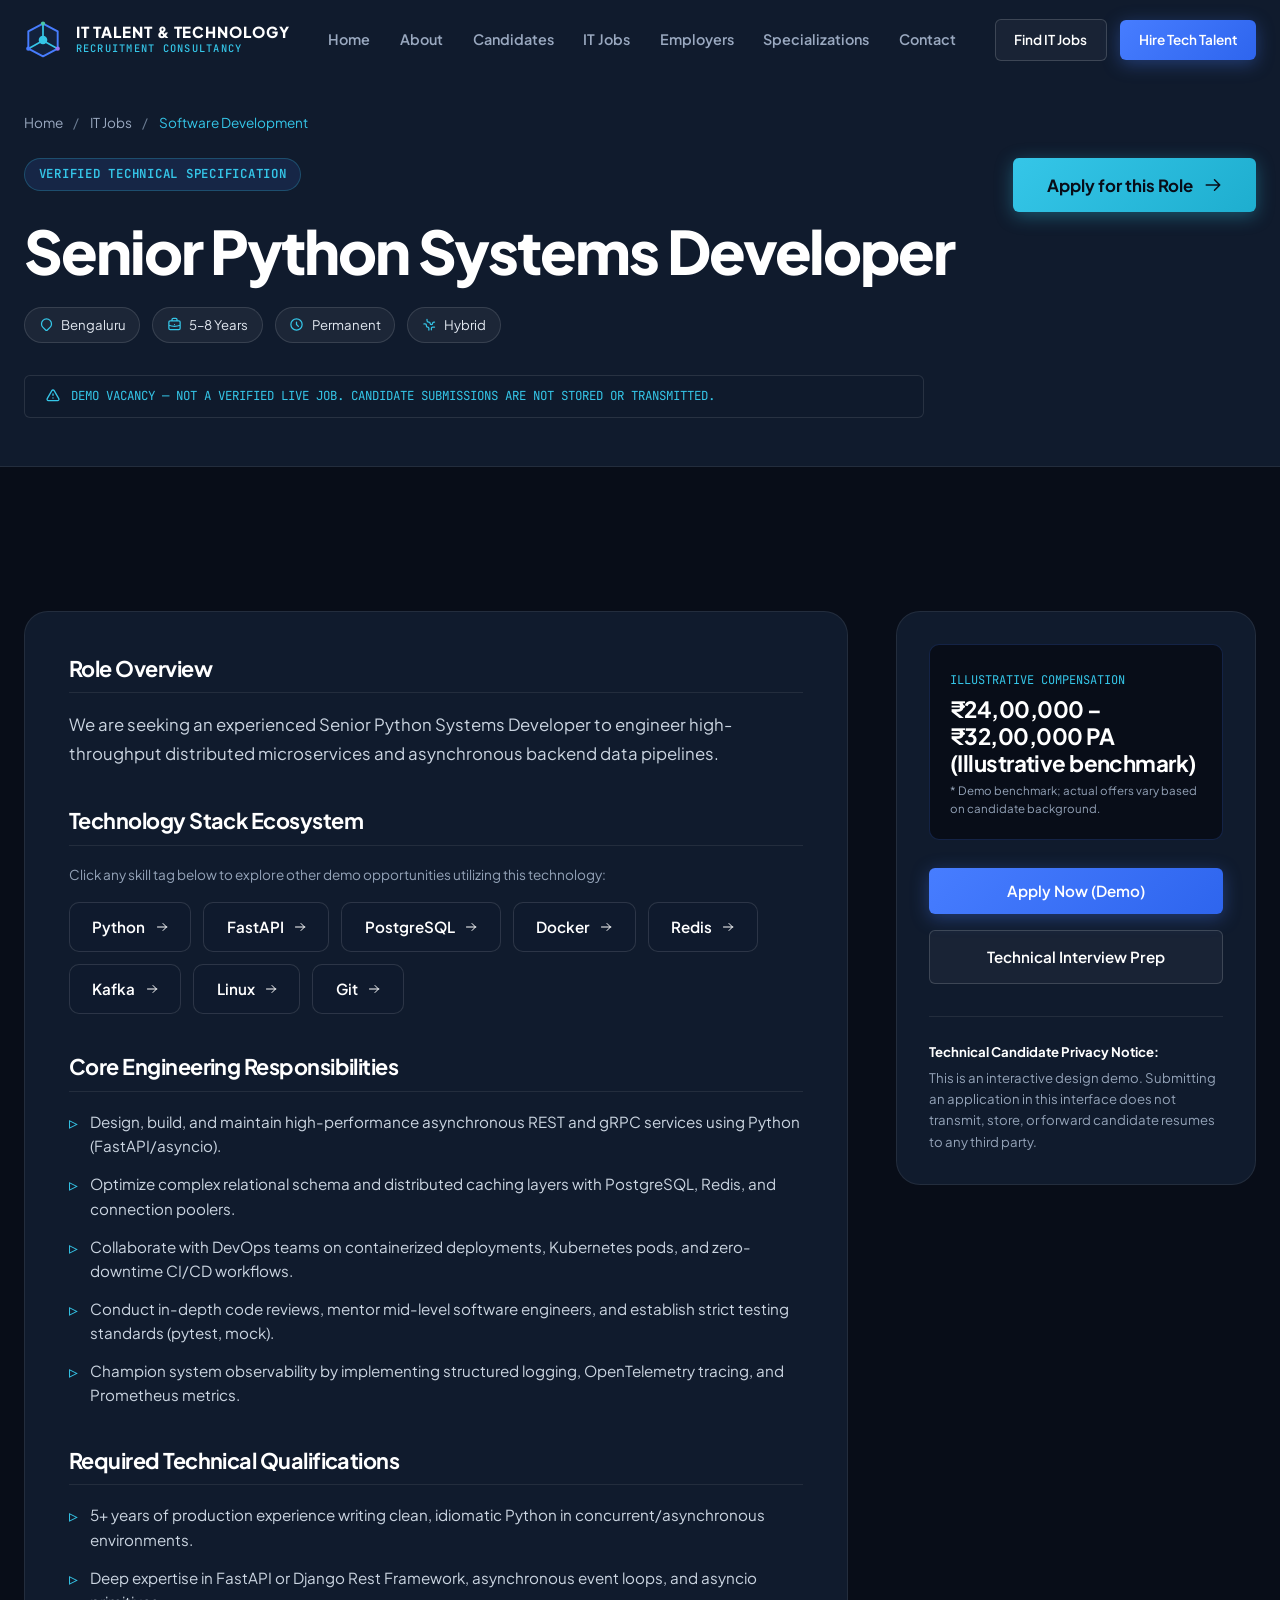
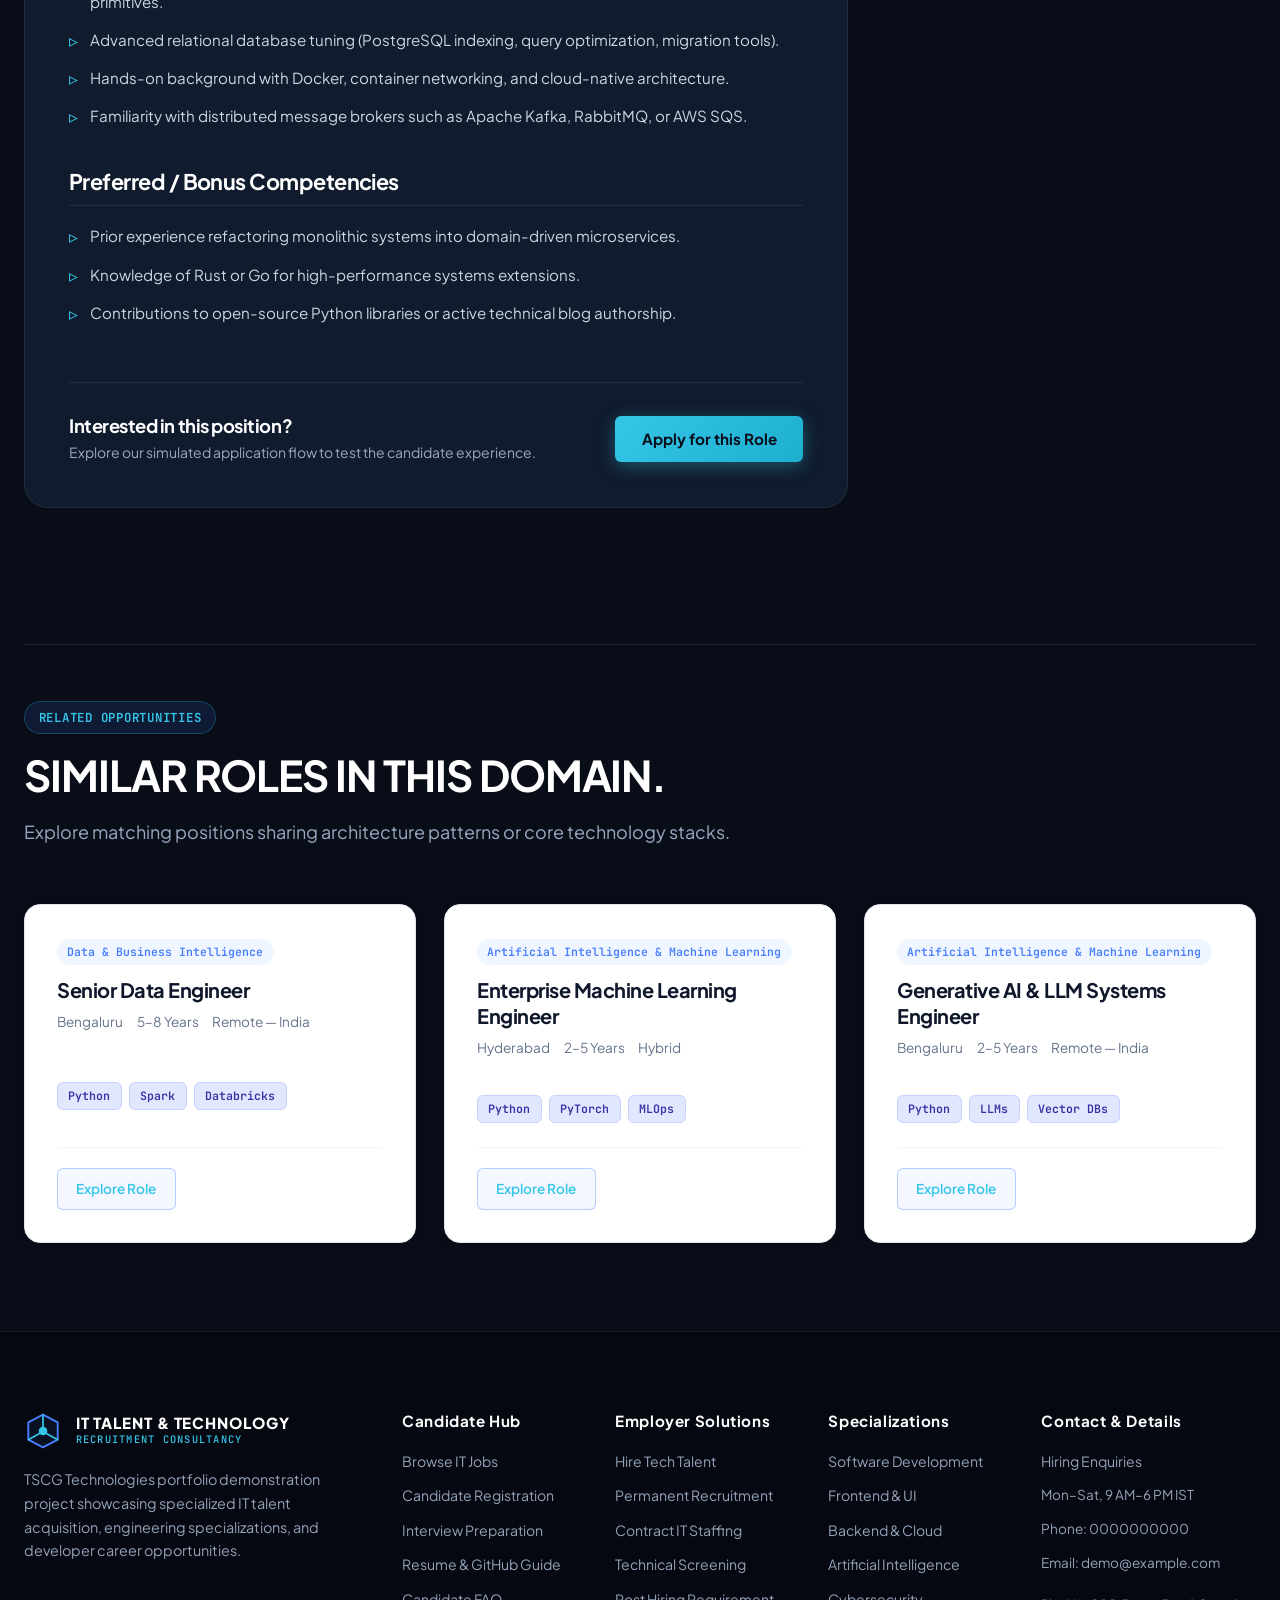
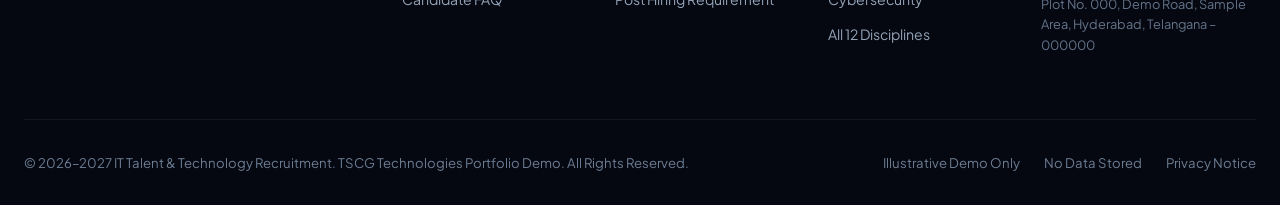
<file: job-details.html>
<!DOCTYPE html>
<html lang="en">
<head>
  <meta charset="UTF-8">
  <meta name="viewport" content="width=device-width, initial-scale=1.0">
  <title>IT Job Specification | IT Talent &amp; Technology Recruitment</title>
  <meta name="description" content="View detailed technical job specification, required skills, architecture responsibilities, and illustrative benchmarks.">
  
  <meta property="og:title" content="IT Job Specification | IT Talent &amp; Technology Recruitment">
  <meta property="og:description" content="Detailed technical requirements, responsibilities, and skills for IT engineering roles.">
  <meta property="og:type" content="website">

  <link rel="preconnect" href="https://fonts.googleapis.com">
  <link rel="preconnect" href="https://fonts.gstatic.com" crossorigin>
  <link href="https://fonts.googleapis.com/css2?family=JetBrains+Mono:wght@400;500;600;700&family=Plus+Jakarta+Sans:wght@400;500;600;700;800&display=swap" rel="stylesheet">

  <link rel="stylesheet" href="css/style.css">
</head>
<body>

  <!-- Navigation -->
  <header class="site-header" role="banner">
    <div class="nav-container">
      <a href="index.html" class="brand-logo-link" aria-label="IT Talent &amp; Technology Recruitment Home">
        <div class="brand-symbol">
          <svg viewBox="0 0 44 44" fill="none" xmlns="http://www.w3.org/2000/svg">
            <polygon points="22,3 39,12 39,32 22,41 5,32 5,12" stroke="#477DFF" stroke-width="2.2" stroke-linecap="round" stroke-linejoin="round" fill="rgba(71,125,255,0.08)"/>
            <circle cx="22" cy="22" r="5" fill="#35C6E8"/>
            <path d="M22 3L22 17M39 32L26 25M5 32L18 25" stroke="#35C6E8" stroke-width="2" stroke-linecap="round"/>
            <circle cx="22" cy="3" r="2.5" fill="#4AC6A5"/>
            <circle cx="39" cy="32" r="2.5" fill="#9876F5"/>
            <circle cx="5" cy="32" r="2.5" fill="#477DFF"/>
          </svg>
        </div>
        <div class="brand-text">
          <span class="brand-title">IT TALENT &amp; TECHNOLOGY</span>
          <span class="brand-subtitle">RECRUITMENT CONSULTANCY</span>
        </div>
      </a>

      <nav class="nav-menu" role="navigation" aria-label="Main Navigation">
        <a href="index.html" class="nav-link">Home</a>
        <a href="about.html" class="nav-link">About</a>
        <a href="candidates.html" class="nav-link">Candidates</a>
        <a href="jobs.html" class="nav-link active">IT Jobs</a>
        <a href="employers.html" class="nav-link">Employers</a>
        <a href="specializations.html" class="nav-link">Specializations</a>
        <a href="contact.html" class="nav-link">Contact</a>
      </nav>

      <div class="nav-actions">
        <a href="jobs.html" class="btn btn-sm btn-outline">Find IT Jobs</a>
        <a href="employers.html" class="btn btn-sm btn-primary">Hire Tech Talent</a>
      </div>

      <button class="mobile-toggle" aria-label="Toggle navigation menu" aria-expanded="false">
        <span></span>
        <span></span>
        <span></span>
      </button>
    </div>
  </header>

  <!-- Mobile Drawer Menu -->
  <div class="mobile-drawer" role="dialog" aria-modal="true" aria-label="Mobile Navigation">
    <div class="mobile-nav-links">
      <a href="index.html" class="nav-link">Home</a>
      <a href="about.html" class="nav-link">About</a>
      <a href="candidates.html" class="nav-link">Candidates</a>
      <a href="jobs.html" class="nav-link active">IT Jobs</a>
      <a href="employers.html" class="nav-link">Employers</a>
      <a href="specializations.html" class="nav-link">Specializations</a>
      <a href="contact.html" class="nav-link">Contact</a>
    </div>
    <div style="display: flex; flex-direction: column; gap: 0.75rem; margin-top: 1.5rem;">
      <a href="jobs.html" class="btn btn-outline" style="width: 100%;">Find IT Jobs</a>
      <a href="employers.html" class="btn btn-primary" style="width: 100%;">Hire Tech Talent</a>
    </div>
  </div>
  <div class="mobile-overlay"></div>

  <main id="main-content">

    <!-- Active Job Details View Container -->
    <div id="job-details-view">
      
      <!-- Top Meta Header -->
      <section class="job-details-header">
        <div class="container">
          <!-- Breadcrumb -->
          <nav class="breadcrumb-nav" aria-label="Breadcrumb">
            <a href="index.html">Home</a>
            <span>/</span>
            <a href="jobs.html">IT Jobs</a>
            <span>/</span>
            <span id="job-detail-category" style="color: var(--color-cyan);">Specialization</span>
          </nav>

          <!-- Title Row & CTAs -->
          <div class="details-title-row">
            <div>
              <span class="tag-label" id="job-detail-category-badge">Verified Technical Specification</span>
              <h1 id="job-detail-title" style="margin: 0.5rem 0 0.85rem;">Job Title Loading...</h1>
              
              <div class="details-meta-pills">
                <span class="meta-pill">
                  <svg fill="none" stroke="currentColor" viewBox="0 0 24 24"><path stroke-linecap="round" stroke-linejoin="round" stroke-width="2" d="M17.657 16.657L13.414 20.9a1.998 1.998 0 01-2.827 0l-4.244-4.243a8 8 0 1111.314 0z"></path></svg>
                  <span id="job-detail-location">Location</span>
                </span>
                <span class="meta-pill">
                  <svg fill="none" stroke="currentColor" viewBox="0 0 24 24"><path stroke-linecap="round" stroke-linejoin="round" stroke-width="2" d="M21 13.255A23.931 23.931 0 0112 15c-3.183 0-6.22-.62-9-1.745M16 6V4a2 2 0 00-2-2h-4a2 2 0 00-2 2v2m4 6h.01M5 20h14a2 2 0 002-2V8a2 2 0 00-2-2H5a2 2 0 00-2 2v10a2 2 0 002 2z"></path></svg>
                  <span id="job-detail-experience">Experience</span>
                </span>
                <span class="meta-pill">
                  <svg fill="none" stroke="currentColor" viewBox="0 0 24 24"><path stroke-linecap="round" stroke-linejoin="round" stroke-width="2" d="M12 8v4l3 3m6-3a9 9 0 11-18 0 9 9 0 0118 0z"></path></svg>
                  <span id="job-detail-type">Employment Type</span>
                </span>
                <span class="meta-pill">
                  <svg fill="none" stroke="currentColor" viewBox="0 0 24 24"><path stroke-linecap="round" stroke-linejoin="round" stroke-width="2" d="M3.055 11H5a2 2 0 012 2v1a2 2 0 002 2 2 2 0 012 2v2.945M8 3.935V5.5A2.5 2.5 0 0010.5 8h.5a2 2 0 012 2 2 2 0 104 0 2 2 0 012-2h1.064M15 20.488V18a2 2 0 012-2h3.064"></path></svg>
                  <span id="job-detail-arrangement">Work Arrangement</span>
                </span>
              </div>
            </div>

            <div>
              <button type="button" class="btn btn-lg btn-cyan btn-open-apply-modal">
                Apply for this Role
                <svg width="18" height="18" fill="none" stroke="currentColor" viewBox="0 0 24 24"><path stroke-linecap="round" stroke-linejoin="round" stroke-width="2" d="M14 5l7 7m0 0l-7 7m7-7H3"></path></svg>
              </button>
            </div>
          </div>

          <!-- Mandatory Disclosure -->
          <div class="demo-badge-bar" style="margin: 2rem 0 0; text-align: left; justify-content: flex-start;">
            <svg fill="none" stroke="currentColor" viewBox="0 0 24 24"><path stroke-linecap="round" stroke-linejoin="round" stroke-width="2" d="M12 9v2m0 4h.01m-6.938 4h13.856c1.54 0 2.502-1.667 1.732-3L13.732 4c-.77-1.333-2.694-1.333-3.464 0L3.34 16c-.77 1.333.192 3 1.732 3z"></path></svg>
            <span>DEMO VACANCY — NOT A VERIFIED LIVE JOB. CANDIDATE SUBMISSIONS ARE NOT STORED OR TRANSMITTED.</span>
          </div>
        </div>
      </section>

      <!-- Main Body: Specifications + Sticky Sidebar -->
      <section class="section section-dark">
        <div class="container">
          <div class="job-details-body-layout">
            
            <!-- Left Main Content Column -->
            <div class="details-main-content">
              <!-- Role Overview -->
              <div class="details-section-block">
                <h3>Role Overview</h3>
                <p id="job-detail-overview" style="font-size: 1.05rem; line-height: 1.7; color: #CBD5E1;">
                  Loading overview...
                </p>
              </div>

              <!-- Interactive Tech Stack Visualization -->
              <div class="details-section-block">
                <h3>Technology Stack Ecosystem</h3>
                <p style="font-size: 0.85rem; color: #94A3B8; margin-bottom: 1rem;">Click any skill tag below to explore other demo opportunities utilizing this technology:</p>
                <div id="job-detail-skills-cloud" style="display: flex; flex-wrap: wrap; gap: 0.75rem;">
                  <!-- Rendered dynamically -->
                </div>
              </div>

              <!-- Key Responsibilities -->
              <div class="details-section-block">
                <h3>Core Engineering Responsibilities</h3>
                <ul id="job-detail-responsibilities" class="details-list">
                  <!-- Rendered dynamically -->
                </ul>
              </div>

              <!-- Required Skills -->
              <div class="details-section-block">
                <h3>Required Technical Qualifications</h3>
                <ul id="job-detail-required" class="details-list">
                  <!-- Rendered dynamically -->
                </ul>
              </div>

              <!-- Preferred Skills -->
              <div class="details-section-block">
                <h3>Preferred / Bonus Competencies</h3>
                <ul id="job-detail-preferred" class="details-list">
                  <!-- Rendered dynamically -->
                </ul>
              </div>

              <!-- Bottom CTA inside content -->
              <div style="margin-top: 3.5rem; padding-top: 2rem; border-top: 1px solid var(--color-border); display: flex; align-items: center; justify-content: space-between; flex-wrap: wrap; gap: 1.5rem;">
                <div>
                  <h4 style="font-size: 1.15rem; margin-bottom: 0.25rem;">Interested in this position?</h4>
                  <p style="font-size: 0.875rem;">Explore our simulated application flow to test the candidate experience.</p>
                </div>
                <button type="button" class="btn btn-cyan btn-open-apply-modal">Apply for this Role</button>
              </div>
            </div>

            <!-- Right Sticky Sidebar -->
            <aside class="details-sidebar" aria-label="Job Quick Summary">
              <div class="details-sidebar-card">
                <div class="salary-highlight-box">
                  <span>Illustrative Compensation</span>
                  <h4 id="job-detail-salary">₹24,00,000 – ₹32,00,000 PA</h4>
                  <small style="color: #94A3B8; font-size: 0.72rem; display: block;">* Demo benchmark; actual offers vary based on candidate background.</small>
                </div>

                <div style="display: flex; flex-direction: column; gap: 1rem; margin-bottom: 2rem;">
                  <button type="button" class="btn btn-primary btn-open-apply-modal" style="width: 100%;">
                    Apply Now (Demo)
                  </button>
                  <a href="candidates.html#interview-prep" class="btn btn-outline" style="width: 100%;">
                    Technical Interview Prep
                  </a>
                </div>

                <div style="border-top: 1px solid var(--color-border); padding-top: 1.5rem; font-size: 0.825rem; color: #94A3B8; line-height: 1.6;">
                  <strong style="color: #FFFFFF; display: block; margin-bottom: 0.35rem;">Technical Candidate Privacy Notice:</strong>
                  This is an interactive design demo. Submitting an application in this interface does not transmit, store, or forward candidate resumes to any third party.
                </div>
              </div>
            </aside>

          </div>

          <!-- Related IT Opportunities Grid -->
          <div style="margin-top: 5rem; padding-top: 3.5rem; border-top: 1px solid var(--color-border);">
            <div class="section-header reveal-on-scroll">
              <span class="tag-label">Related Opportunities</span>
              <h2>SIMILAR ROLES IN THIS DOMAIN.</h2>
              <p>Explore matching positions sharing architecture patterns or core technology stacks.</p>
            </div>

            <div id="related-jobs-grid" class="job-cards-grid">
              <!-- Rendered dynamically -->
            </div>
          </div>
        </div>
      </section>

    </div>

    <!-- Job Not Found View (Shown if invalid or non-existent ID) -->
    <div id="job-not-found-view" style="display: none; padding: calc(var(--header-height) + 5rem) 1.5rem 6rem; text-align: center;">
      <div class="container" style="max-width: 600px;">
        <div style="width: 64px; height: 64px; border-radius: 50%; background: rgba(71, 125, 255, 0.15); color: var(--color-cyan); display: flex; align-items: center; justify-content: center; margin: 0 auto 1.5rem;">
          <svg width="32" height="32" fill="none" stroke="currentColor" viewBox="0 0 24 24"><path stroke-linecap="round" stroke-linejoin="round" stroke-width="2" d="M9.172 16.172a4 4 0 015.656 0M9 10h.01M15 10h.01M21 12a9 9 0 11-18 0 9 9 0 0118 0z"></path></svg>
        </div>
        <span class="tag-label">Error 404</span>
        <h1 style="font-size: 2rem; margin: 0.5rem 0 1rem;">Job Vacancy Not Found</h1>
        <p style="color: #94A3B8; margin-bottom: 2rem; line-height: 1.6;">
          The requested technology opportunity identifier does not match any current illustrative vacancies in our demo dataset.
        </p>
        <a href="jobs.html" class="btn btn-primary">Return to IT Job Search</a>
      </div>
    </div>

    <!-- Apply Now Demo Modal Interface -->
    <div id="apply-modal" class="modal-overlay" role="dialog" aria-modal="true" aria-labelledby="modal-job-title">
      <div class="modal-window">
        <button id="btn-close-modal" class="modal-close-btn" aria-label="Close modal">✕</button>

        <span class="tag-label">Simulated Application</span>
        <h2 id="modal-job-title" style="font-size: 1.45rem; margin: 0.35rem 0 0.5rem;">Job Title</h2>
        <p style="font-size: 0.85rem; color: #94A3B8; margin-bottom: 1.75rem;">
          This demo interface tests candidate profile capture. No personal data or files are transmitted or stored.
        </p>

        <form id="job-apply-form" action="#" method="POST">
          <div class="form-grid-2">
            <div class="form-field">
              <label for="apply-name" class="form-label">Full Name *</label>
              <input type="text" id="apply-name" class="form-input" placeholder="e.g. Priyanshu Patel" required>
            </div>

            <div class="form-field">
              <label for="apply-email" class="form-label">Email Address *</label>
              <input type="email" id="apply-email" class="form-input" placeholder="e.g. priyanshu@example.com" required>
            </div>

            <div class="form-field">
              <label for="apply-phone" class="form-label">Phone Number *</label>
              <input type="tel" id="apply-phone" class="form-input" placeholder="e.g. +91 99887 76655" required>
            </div>

            <div class="form-field">
              <label for="apply-exp" class="form-label">Current Experience *</label>
              <select id="apply-exp" class="form-select" required>
                <option value="0-2">0–2 Years</option>
                <option value="2-5">2–5 Years</option>
                <option value="5-8">5–8 Years</option>
                <option value="8+">8+ Years</option>
              </select>
            </div>

            <div class="form-field">
              <label for="apply-linkedin" class="form-label">LinkedIn URL</label>
              <input type="url" id="apply-linkedin" class="form-input" placeholder="https://linkedin.com/in/username">
            </div>

            <div class="form-field">
              <label for="apply-github" class="form-label">GitHub / Portfolio URL</label>
              <input type="url" id="apply-github" class="form-input" placeholder="https://github.com/username">
            </div>

            <!-- Resume Selector -->
            <div class="form-field form-full">
              <label class="form-label">Attach Resume / CV (.pdf, .doc, .docx) *</label>
              <div class="file-upload-zone">
                <input type="file" id="apply-file" accept=".pdf,.doc,.docx" required>
                <div style="font-size: 0.9rem; font-weight: 600; color: #FFFFFF;">
                  Click to select resume document
                </div>
                <div style="font-size: 0.75rem; color: #94A3B8;">Max 5MB • Validated locally in browser only</div>
              </div>
            </div>

            <div class="form-field form-full">
              <label for="apply-intro" class="form-label">Short Introduction / Relevant Stack Depth</label>
              <textarea id="apply-intro" class="form-textarea" rows="3" placeholder="Briefly summarize your experience with the primary technologies required for this role..."></textarea>
            </div>
          </div>

          <div style="margin-top: 1.75rem; display: flex; align-items: center; justify-content: space-between; flex-wrap: wrap; gap: 1rem;">
            <span style="font-size: 0.75rem; color: #94A3B8;">* Demo submission: File and inputs stay strictly in local memory.</span>
            <button type="submit" class="btn btn-cyan">Submit Demo Application</button>
          </div>
        </form>
      </div>
    </div>

  </main>

  <!-- Site Footer -->
  <footer class="site-footer" role="contentinfo">
    <div class="container">
      <div class="footer-top-grid">
        <div class="footer-brand">
          <div class="brand-logo-link">
            <div class="brand-symbol">
              <svg viewBox="0 0 44 44" fill="none" xmlns="http://www.w3.org/2000/svg">
                <polygon points="22,3 39,12 39,32 22,41 5,32 5,12" stroke="#477DFF" stroke-width="2.2" stroke-linecap="round" stroke-linejoin="round" fill="rgba(71,125,255,0.08)"/>
                <circle cx="22" cy="22" r="5" fill="#35C6E8"/>
                <path d="M22 3L22 17M39 32L26 25M5 32L18 25" stroke="#35C6E8" stroke-width="2" stroke-linecap="round"/>
              </svg>
            </div>
            <div class="brand-text">
              <span class="brand-title">IT TALENT &amp; TECHNOLOGY</span>
              <span class="brand-subtitle">RECRUITMENT CONSULTANCY</span>
            </div>
          </div>
          <p>TSCG Technologies portfolio demonstration project showcasing specialized IT talent acquisition, engineering specializations, and developer career opportunities.</p>
        </div>

        <div class="footer-col">
          <h4>Candidate Hub</h4>
          <div class="footer-links">
            <a href="jobs.html">Browse IT Jobs</a>
            <a href="candidates.html">Candidate Registration</a>
            <a href="candidates.html#interview-prep">Interview Preparation</a>
            <a href="candidates.html#resume-guidance">Resume &amp; GitHub Guide</a>
            <a href="candidates.html#faq">Candidate FAQ</a>
          </div>
        </div>

        <div class="footer-col">
          <h4>Employer Solutions</h4>
          <div class="footer-links">
            <a href="employers.html">Hire Tech Talent</a>
            <a href="employers.html#permanent-hiring">Permanent Recruitment</a>
            <a href="employers.html#contract-staffing">Contract IT Staffing</a>
            <a href="employers.html#technical-screening">Technical Screening</a>
            <a href="employers.html#hiring-form">Post Hiring Requirement</a>
          </div>
        </div>

        <div class="footer-col">
          <h4>Specializations</h4>
          <div class="footer-links">
            <a href="specializations.html#software-development">Software Development</a>
            <a href="specializations.html#frontend-development">Frontend &amp; UI</a>
            <a href="specializations.html#backend-development">Backend &amp; Cloud</a>
            <a href="specializations.html#ai-ml">Artificial Intelligence</a>
            <a href="specializations.html#cybersecurity">Cybersecurity</a>
            <a href="specializations.html">All 12 Disciplines</a>
          </div>
        </div>

        <div class="footer-col">
          <h4>Contact &amp; Details</h4>
          <div class="footer-links">
            <a href="contact.html">Hiring Enquiries</a>
            <span style="font-size: 0.85rem; color: #94A3B8;">Mon–Sat, 9 AM–6 PM IST</span>
            <span style="font-size: 0.85rem; color: #94A3B8;">Phone: 0000000000</span>
            <span style="font-size: 0.85rem; color: #94A3B8;">Email: demo@example.com</span>
            <span style="font-size: 0.8rem; color: #64748B; margin-top: 0.5rem; display: block;">Plot No. 000, Demo Road, Sample Area, Hyderabad, Telangana – 000000</span>
          </div>
        </div>
      </div>

      <div class="footer-bottom">
        <div>
          © 2026–2027 IT Talent &amp; Technology Recruitment. TSCG Technologies Portfolio Demo. All Rights Reserved.
        </div>
        <div class="footer-bottom-links">
          <span>Illustrative Demo Only</span>
          <span>No Data Stored</span>
          <a href="contact.html">Privacy Notice</a>
        </div>
      </div>
    </div>
  </footer>

  <!-- Scripts -->
  <script src="js/jobs-data.js"></script>
  <script src="js/navigation.js"></script>
  <script src="js/animations.js"></script>
  <script src="js/forms.js"></script>
  <script src="js/job-details.js"></script>
</body>
</html>
</file>
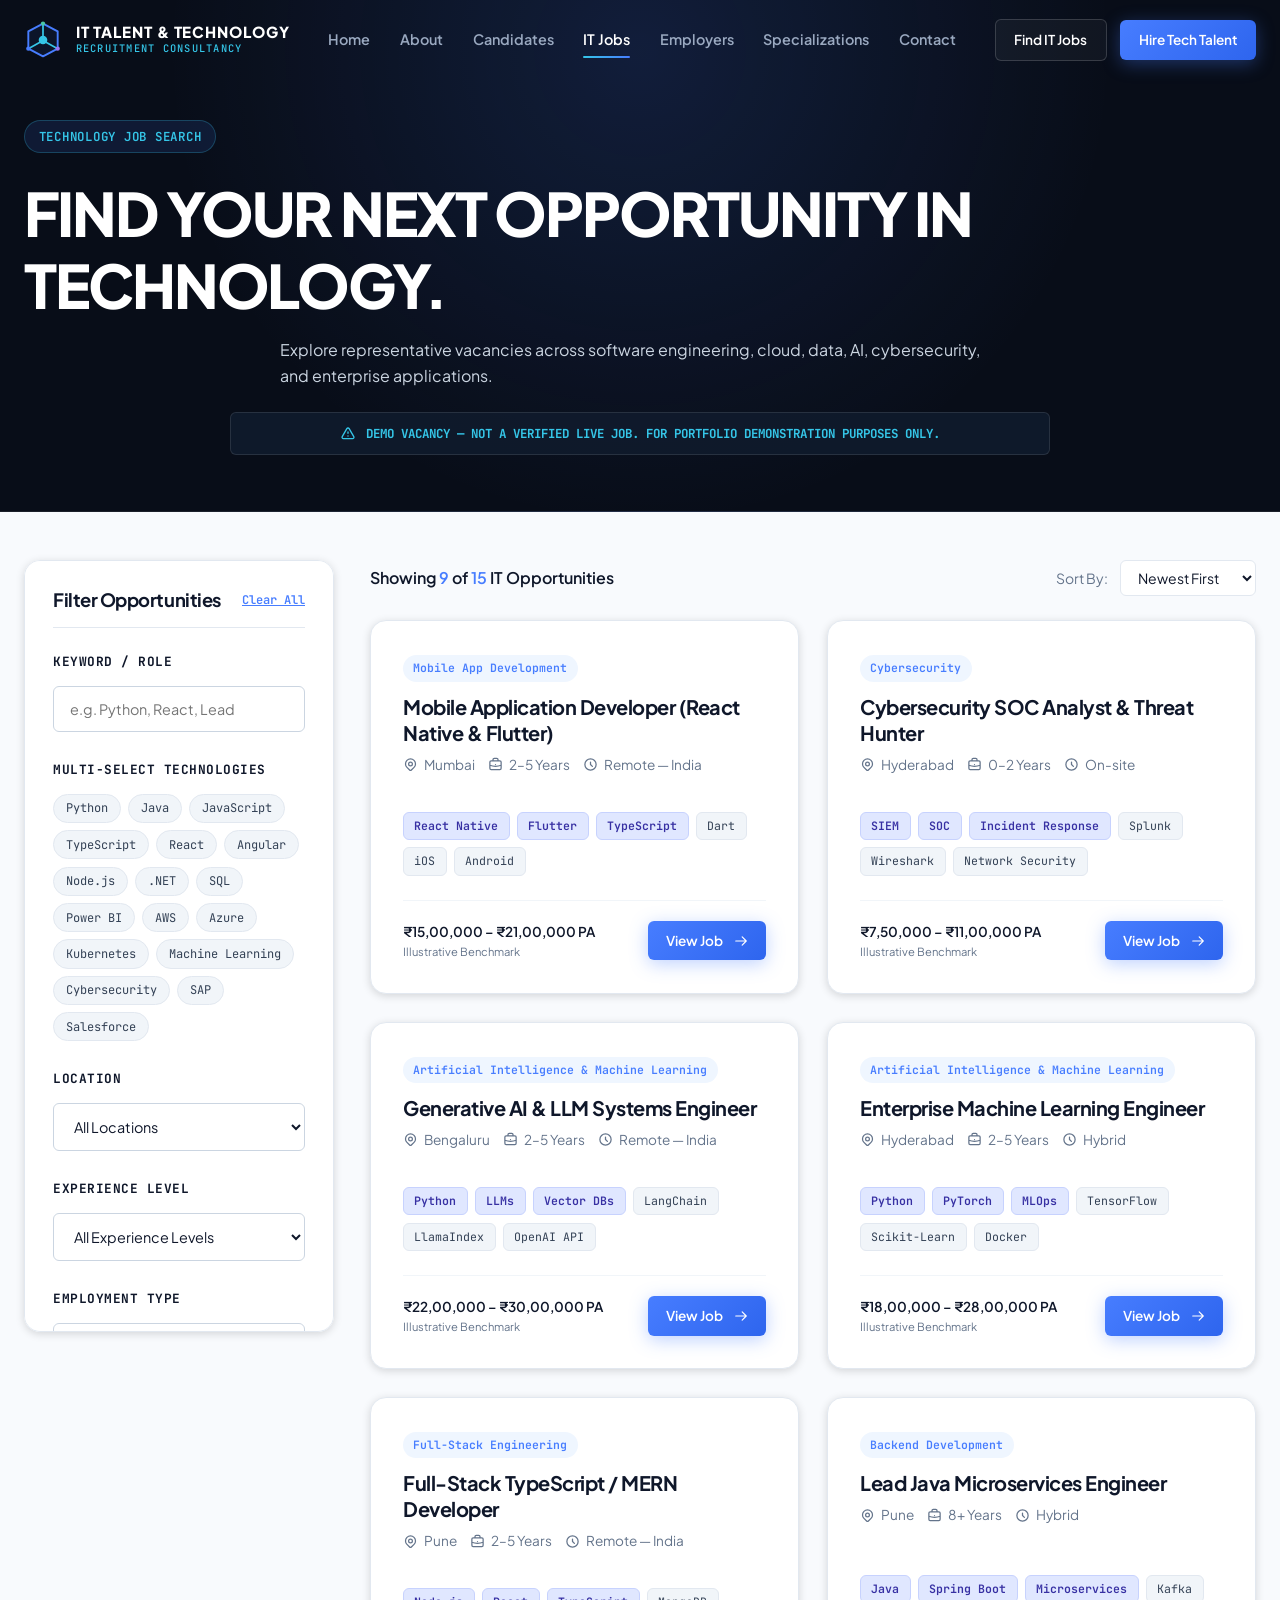
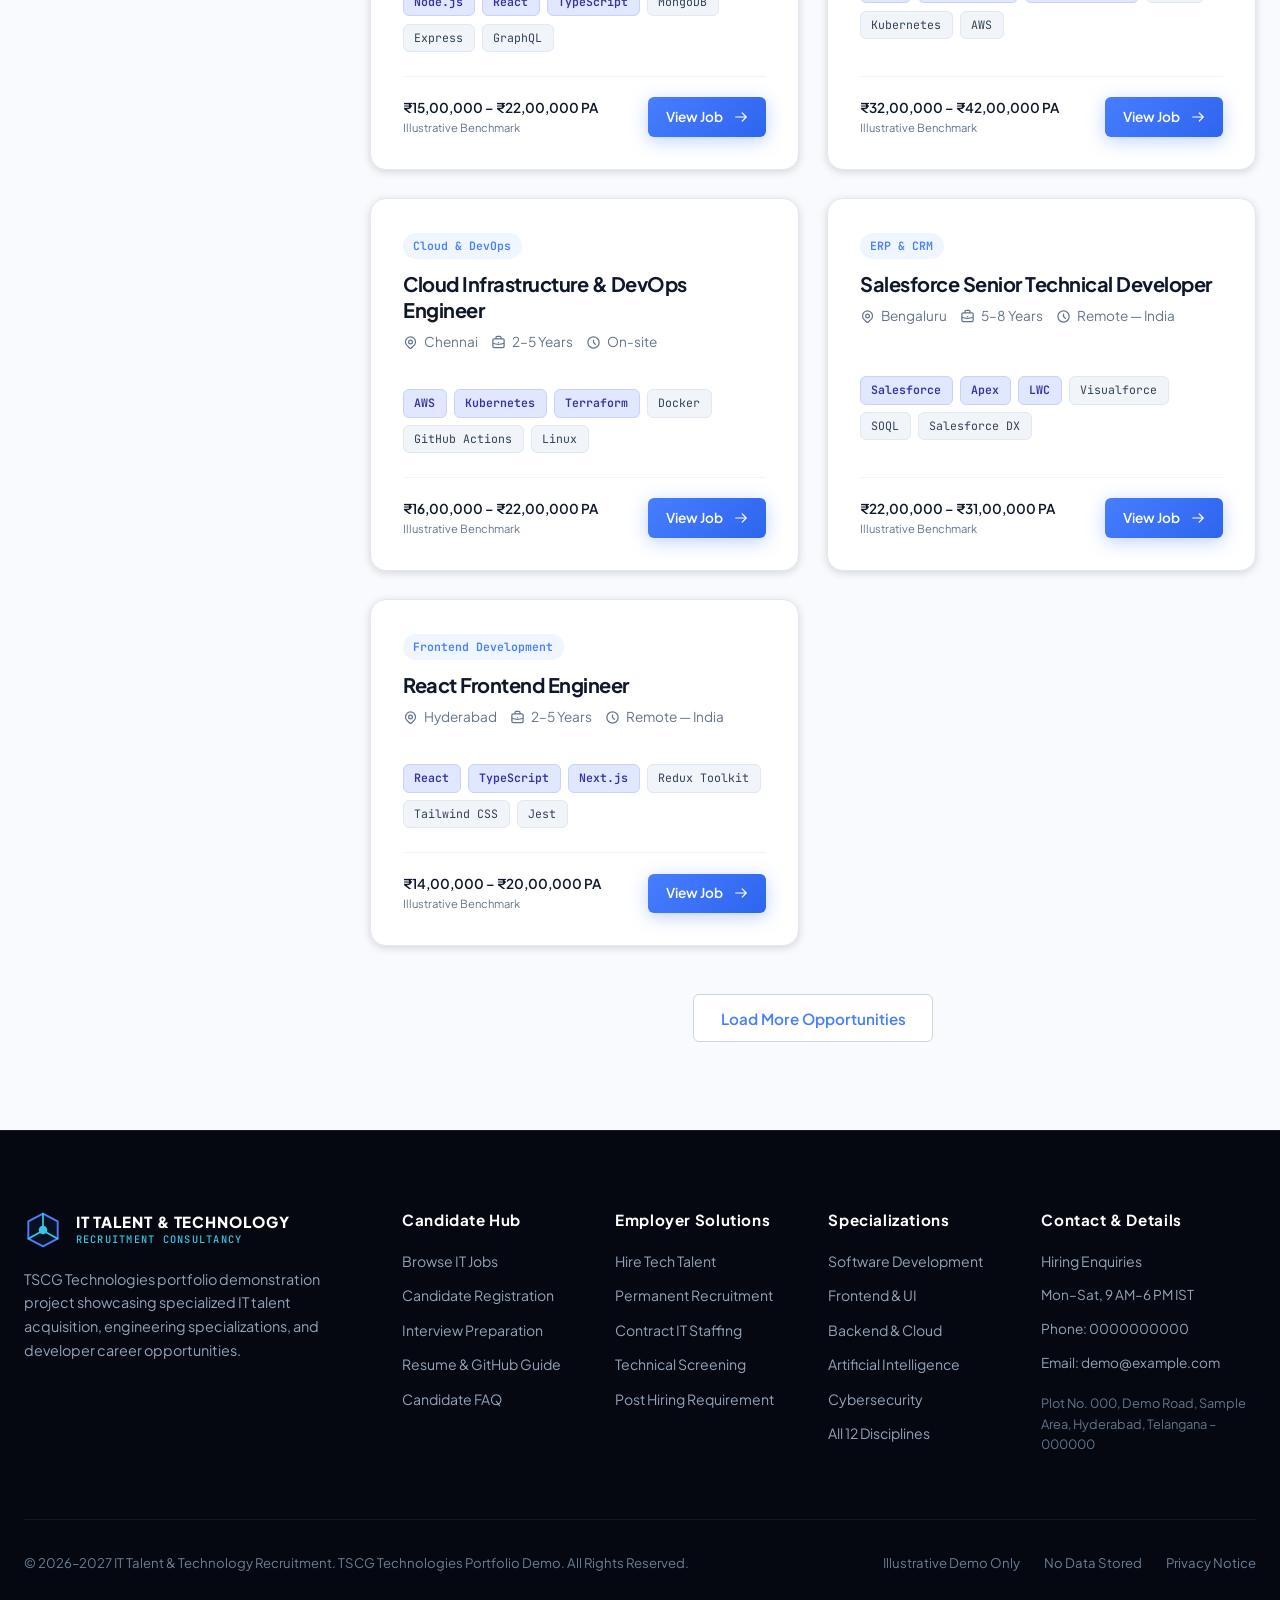
<file: jobs.html>
<!DOCTYPE html>
<html lang="en">
<head>
  <meta charset="UTF-8">
  <meta name="viewport" content="width=device-width, initial-scale=1.0">
  <title>IT Job Search | Technology Careers &amp; Vacancies</title>
  <meta name="description" content="Discover curated software engineering, data, AI, cloud, and cybersecurity opportunities with our multi-technology filter engine.">
  
  <meta property="og:title" content="IT Job Search | Technology Careers &amp; Vacancies">
  <meta property="og:description" content="Search software engineering, data analytics, cloud, and AI roles across premier tech hubs.">
  <meta property="og:type" content="website">

  <link rel="preconnect" href="https://fonts.googleapis.com">
  <link rel="preconnect" href="https://fonts.gstatic.com" crossorigin>
  <link href="https://fonts.googleapis.com/css2?family=JetBrains+Mono:wght@400;500;600;700&family=Plus+Jakarta+Sans:wght@400;500;600;700;800&display=swap" rel="stylesheet">

  <link rel="stylesheet" href="css/style.css">
</head>
<body>

  <!-- Navigation -->
  <header class="site-header" role="banner">
    <div class="nav-container">
      <a href="index.html" class="brand-logo-link" aria-label="IT Talent &amp; Technology Recruitment Home">
        <div class="brand-symbol">
          <svg viewBox="0 0 44 44" fill="none" xmlns="http://www.w3.org/2000/svg">
            <polygon points="22,3 39,12 39,32 22,41 5,32 5,12" stroke="#477DFF" stroke-width="2.2" stroke-linecap="round" stroke-linejoin="round" fill="rgba(71,125,255,0.08)"/>
            <circle cx="22" cy="22" r="5" fill="#35C6E8"/>
            <path d="M22 3L22 17M39 32L26 25M5 32L18 25" stroke="#35C6E8" stroke-width="2" stroke-linecap="round"/>
            <circle cx="22" cy="3" r="2.5" fill="#4AC6A5"/>
            <circle cx="39" cy="32" r="2.5" fill="#9876F5"/>
            <circle cx="5" cy="32" r="2.5" fill="#477DFF"/>
          </svg>
        </div>
        <div class="brand-text">
          <span class="brand-title">IT TALENT &amp; TECHNOLOGY</span>
          <span class="brand-subtitle">RECRUITMENT CONSULTANCY</span>
        </div>
      </a>

      <nav class="nav-menu" role="navigation" aria-label="Main Navigation">
        <a href="index.html" class="nav-link">Home</a>
        <a href="about.html" class="nav-link">About</a>
        <a href="candidates.html" class="nav-link">Candidates</a>
        <a href="jobs.html" class="nav-link active">IT Jobs</a>
        <a href="employers.html" class="nav-link">Employers</a>
        <a href="specializations.html" class="nav-link">Specializations</a>
        <a href="contact.html" class="nav-link">Contact</a>
      </nav>

      <div class="nav-actions">
        <a href="jobs.html" class="btn btn-sm btn-outline active">Find IT Jobs</a>
        <a href="employers.html" class="btn btn-sm btn-primary">Hire Tech Talent</a>
      </div>

      <button class="mobile-toggle" aria-label="Toggle navigation menu" aria-expanded="false">
        <span></span>
        <span></span>
        <span></span>
      </button>
    </div>
  </header>

  <!-- Mobile Drawer Menu -->
  <div class="mobile-drawer" role="dialog" aria-modal="true" aria-label="Mobile Navigation">
    <div class="mobile-nav-links">
      <a href="index.html" class="nav-link">Home</a>
      <a href="about.html" class="nav-link">About</a>
      <a href="candidates.html" class="nav-link">Candidates</a>
      <a href="jobs.html" class="nav-link active">IT Jobs</a>
      <a href="employers.html" class="nav-link">Employers</a>
      <a href="specializations.html" class="nav-link">Specializations</a>
      <a href="contact.html" class="nav-link">Contact</a>
    </div>
    <div style="display: flex; flex-direction: column; gap: 0.75rem; margin-top: 1.5rem;">
      <a href="jobs.html" class="btn btn-outline" style="width: 100%;">Find IT Jobs</a>
      <a href="employers.html" class="btn btn-primary" style="width: 100%;">Hire Tech Talent</a>
    </div>
  </div>
  <div class="mobile-overlay"></div>

  <main id="main-content">

    <!-- Header Hero Banner (Dark) -->
    <section class="section-sm" style="padding-top: calc(var(--header-height) + 2.5rem); background: radial-gradient(circle at 50% 10%, rgba(71, 125, 255, 0.15) 0%, transparent 60%), var(--color-midnight); border-bottom: 1px solid var(--color-border);">
      <div class="container text-center">
        <span class="tag-label">Technology Job Search</span>
        <h1 style="margin: 0.5rem 0 1rem;">FIND YOUR NEXT OPPORTUNITY IN TECHNOLOGY.</h1>
        <p style="max-width: 720px; margin: 0 auto 1.5rem; color: #CBD5E1;">
          Explore representative vacancies across software engineering, cloud, data, AI, cybersecurity, and enterprise applications.
        </p>

        <!-- Mandatory Vacancy Disclosure -->
        <div class="demo-badge-bar" style="margin: 0 auto; max-width: 820px;">
          <svg fill="none" stroke="currentColor" viewBox="0 0 24 24"><path stroke-linecap="round" stroke-linejoin="round" stroke-width="2" d="M12 9v2m0 4h.01m-6.938 4h13.856c1.54 0 2.502-1.667 1.732-3L13.732 4c-.77-1.333-2.694-1.333-3.464 0L3.34 16c-.77 1.333.192 3 1.732 3z"></path></svg>
          <strong>DEMO VACANCY — NOT A VERIFIED LIVE JOB. FOR PORTFOLIO DEMONSTRATION PURPOSES ONLY.</strong>
        </div>
      </div>
    </section>

    <!-- Main Job Search & Results Interface (Light background for contrast) -->
    <section class="section section-light" style="padding-top: 3rem;">
      <div class="container">
        <div class="job-search-layout">

          <!-- Left Filter Sidebar -->
          <aside class="filter-sidebar" aria-label="Job Search Filters">
            <div class="filter-sidebar-header">
              <h3>Filter Opportunities</h3>
              <button id="btn-clear-all-filters" class="btn-clear-filters" type="button">Clear All</button>
            </div>

            <!-- Keyword Search -->
            <div class="filter-group">
              <label for="search-keyword" class="filter-group-title" style="display: block;">Keyword / Role</label>
              <input type="text" id="search-keyword" class="form-input" placeholder="e.g. Python, React, Lead" style="background: #FFFFFF; color: #0F172A; border-color: #CBD5E1;">
            </div>

            <!-- Multi-Select Technology Filter Cloud -->
            <div class="filter-group">
              <div class="filter-group-title">Multi-Select Technologies</div>
              <div class="tech-filter-pills-cloud">
                <button type="button" class="tech-filter-pill" data-tech="Python">Python</button>
                <button type="button" class="tech-filter-pill" data-tech="Java">Java</button>
                <button type="button" class="tech-filter-pill" data-tech="JavaScript">JavaScript</button>
                <button type="button" class="tech-filter-pill" data-tech="TypeScript">TypeScript</button>
                <button type="button" class="tech-filter-pill" data-tech="React">React</button>
                <button type="button" class="tech-filter-pill" data-tech="Angular">Angular</button>
                <button type="button" class="tech-filter-pill" data-tech="Node.js">Node.js</button>
                <button type="button" class="tech-filter-pill" data-tech=".NET">.NET</button>
                <button type="button" class="tech-filter-pill" data-tech="SQL">SQL</button>
                <button type="button" class="tech-filter-pill" data-tech="Power BI">Power BI</button>
                <button type="button" class="tech-filter-pill" data-tech="AWS">AWS</button>
                <button type="button" class="tech-filter-pill" data-tech="Azure">Azure</button>
                <button type="button" class="tech-filter-pill" data-tech="Kubernetes">Kubernetes</button>
                <button type="button" class="tech-filter-pill" data-tech="PyTorch">Machine Learning</button>
                <button type="button" class="tech-filter-pill" data-tech="SIEM">Cybersecurity</button>
                <button type="button" class="tech-filter-pill" data-tech="SAP">SAP</button>
                <button type="button" class="tech-filter-pill" data-tech="Salesforce">Salesforce</button>
              </div>
            </div>

            <!-- Location Dropdown -->
            <div class="filter-group">
              <label for="filter-location" class="filter-group-title" style="display: block;">Location</label>
              <select id="filter-location" class="form-select" style="background: #FFFFFF; color: #0F172A; border-color: #CBD5E1;">
                <option value="all">All Locations</option>
                <option value="Bengaluru">Bengaluru</option>
                <option value="Hyderabad">Hyderabad</option>
                <option value="Pune">Pune</option>
                <option value="Chennai">Chennai</option>
                <option value="Mumbai">Mumbai</option>
                <option value="Delhi NCR">Delhi NCR</option>
                <option value="Remote">Remote — India</option>
              </select>
            </div>

            <!-- Experience Level Dropdown -->
            <div class="filter-group">
              <label for="filter-experience" class="filter-group-title" style="display: block;">Experience Level</label>
              <select id="filter-experience" class="form-select" style="background: #FFFFFF; color: #0F172A; border-color: #CBD5E1;">
                <option value="all">All Experience Levels</option>
                <option value="0-2">Fresher / 0–2 Years</option>
                <option value="2-5">2–5 Years</option>
                <option value="5-8">5–8 Years</option>
                <option value="8+">8+ Years</option>
              </select>
            </div>

            <!-- Employment Type Dropdown -->
            <div class="filter-group">
              <label for="filter-employment" class="filter-group-title" style="display: block;">Employment Type</label>
              <select id="filter-employment" class="form-select" style="background: #FFFFFF; color: #0F172A; border-color: #CBD5E1;">
                <option value="all">All Employment Types</option>
                <option value="Permanent">Permanent</option>
                <option value="Contract">Contract</option>
                <option value="Part-Time">Part-Time</option>
                <option value="Internship">Internship</option>
              </select>
            </div>

            <!-- Work Arrangement Radio -->
            <div class="filter-group">
              <div class="filter-group-title">Work Arrangement</div>
              <div class="filter-checkbox-list">
                <label class="filter-checkbox-label">
                  <input type="radio" name="workArrangement" value="all" checked> All Arrangements
                </label>
                <label class="filter-checkbox-label">
                  <input type="radio" name="workArrangement" value="Remote"> Remote — India
                </label>
                <label class="filter-checkbox-label">
                  <input type="radio" name="workArrangement" value="Hybrid"> Hybrid
                </label>
                <label class="filter-checkbox-label">
                  <input type="radio" name="workArrangement" value="On-site"> On-site
                </label>
              </div>
            </div>
          </aside>

          <!-- Right Results Section -->
          <div class="jobs-results-content">
            <div class="jobs-results-header">
              <div id="results-count-display" class="results-count">
                Showing <span>0</span> of <span>15</span> IT Opportunities
              </div>

              <div class="sort-container">
                <label for="sort-jobs">Sort By:</label>
                <select id="sort-jobs" class="sort-select">
                  <option value="newest">Newest First</option>
                  <option value="title">Job Title (A–Z)</option>
                </select>
              </div>
            </div>

            <!-- Dynamic Container for Job Cards -->
            <div id="jobs-grid-container" class="job-cards-grid">
              <!-- Rendered via js/job-search.js -->
            </div>

            <!-- Load More Action -->
            <div style="text-align: center; margin-top: 3rem;">
              <button id="btn-load-more" class="btn btn-outline" style="border-color: #CBD5E1; color: var(--color-electric); background: #FFFFFF; display: none;">
                Load More Opportunities
              </button>
            </div>
          </div>

        </div>
      </div>
    </section>

  </main>

  <!-- Site Footer -->
  <footer class="site-footer" role="contentinfo">
    <div class="container">
      <div class="footer-top-grid">
        <div class="footer-brand">
          <div class="brand-logo-link">
            <div class="brand-symbol">
              <svg viewBox="0 0 44 44" fill="none" xmlns="http://www.w3.org/2000/svg">
                <polygon points="22,3 39,12 39,32 22,41 5,32 5,12" stroke="#477DFF" stroke-width="2.2" stroke-linecap="round" stroke-linejoin="round" fill="rgba(71,125,255,0.08)"/>
                <circle cx="22" cy="22" r="5" fill="#35C6E8"/>
                <path d="M22 3L22 17M39 32L26 25M5 32L18 25" stroke="#35C6E8" stroke-width="2" stroke-linecap="round"/>
              </svg>
            </div>
            <div class="brand-text">
              <span class="brand-title">IT TALENT &amp; TECHNOLOGY</span>
              <span class="brand-subtitle">RECRUITMENT CONSULTANCY</span>
            </div>
          </div>
          <p>TSCG Technologies portfolio demonstration project showcasing specialized IT talent acquisition, engineering specializations, and developer career opportunities.</p>
        </div>

        <div class="footer-col">
          <h4>Candidate Hub</h4>
          <div class="footer-links">
            <a href="jobs.html">Browse IT Jobs</a>
            <a href="candidates.html">Candidate Registration</a>
            <a href="candidates.html#interview-prep">Interview Preparation</a>
            <a href="candidates.html#resume-guidance">Resume &amp; GitHub Guide</a>
            <a href="candidates.html#faq">Candidate FAQ</a>
          </div>
        </div>

        <div class="footer-col">
          <h4>Employer Solutions</h4>
          <div class="footer-links">
            <a href="employers.html">Hire Tech Talent</a>
            <a href="employers.html#permanent-hiring">Permanent Recruitment</a>
            <a href="employers.html#contract-staffing">Contract IT Staffing</a>
            <a href="employers.html#technical-screening">Technical Screening</a>
            <a href="employers.html#hiring-form">Post Hiring Requirement</a>
          </div>
        </div>

        <div class="footer-col">
          <h4>Specializations</h4>
          <div class="footer-links">
            <a href="specializations.html#software-development">Software Development</a>
            <a href="specializations.html#frontend-development">Frontend &amp; UI</a>
            <a href="specializations.html#backend-development">Backend &amp; Cloud</a>
            <a href="specializations.html#ai-ml">Artificial Intelligence</a>
            <a href="specializations.html#cybersecurity">Cybersecurity</a>
            <a href="specializations.html">All 12 Disciplines</a>
          </div>
        </div>

        <div class="footer-col">
          <h4>Contact &amp; Details</h4>
          <div class="footer-links">
            <a href="contact.html">Hiring Enquiries</a>
            <span style="font-size: 0.85rem; color: #94A3B8;">Mon–Sat, 9 AM–6 PM IST</span>
            <span style="font-size: 0.85rem; color: #94A3B8;">Phone: 0000000000</span>
            <span style="font-size: 0.85rem; color: #94A3B8;">Email: demo@example.com</span>
            <span style="font-size: 0.8rem; color: #64748B; margin-top: 0.5rem; display: block;">Plot No. 000, Demo Road, Sample Area, Hyderabad, Telangana – 000000</span>
          </div>
        </div>
      </div>

      <div class="footer-bottom">
        <div>
          © 2026–2027 IT Talent &amp; Technology Recruitment. TSCG Technologies Portfolio Demo. All Rights Reserved.
        </div>
        <div class="footer-bottom-links">
          <span>Illustrative Demo Only</span>
          <span>No Data Stored</span>
          <a href="contact.html">Privacy Notice</a>
        </div>
      </div>
    </div>
  </footer>

  <!-- Scripts -->
  <script src="js/jobs-data.js"></script>
  <script src="js/navigation.js"></script>
  <script src="js/animations.js"></script>
  <script src="js/job-search.js"></script>
</body>
</html>
</file>
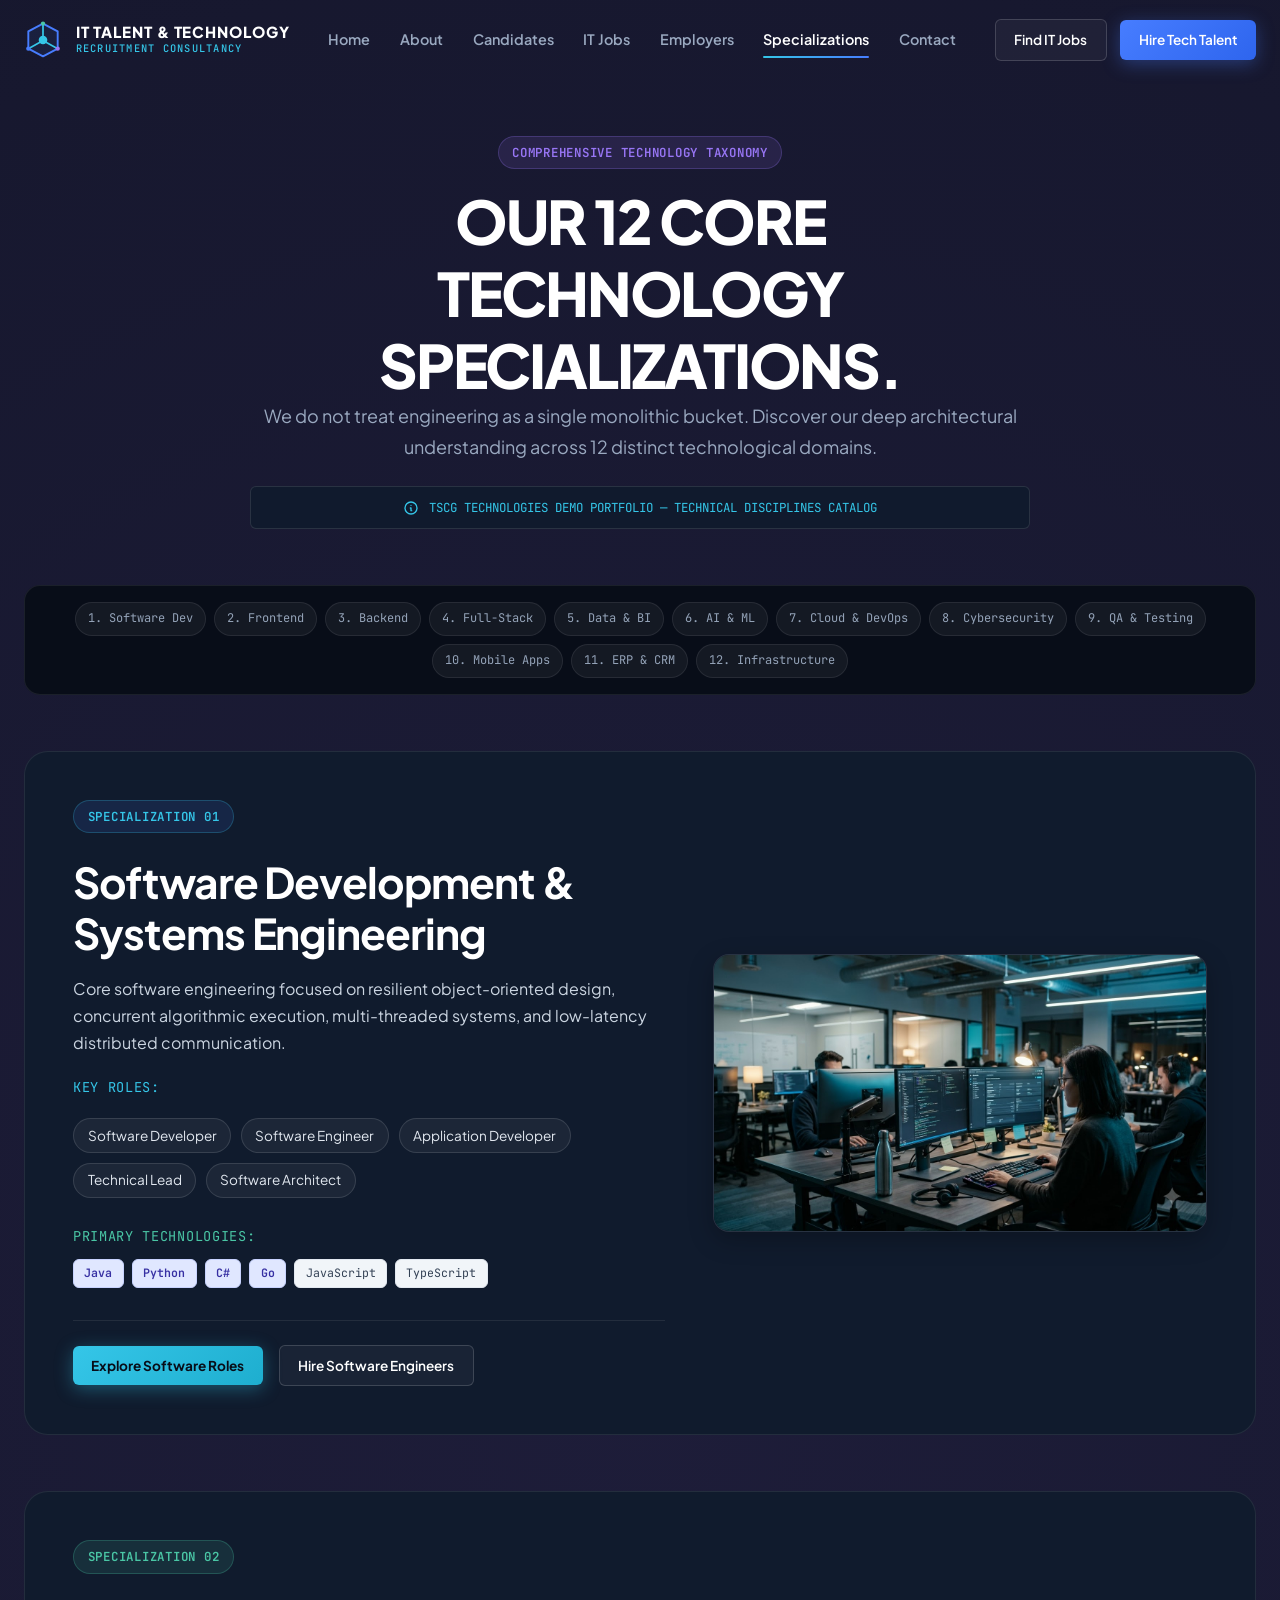
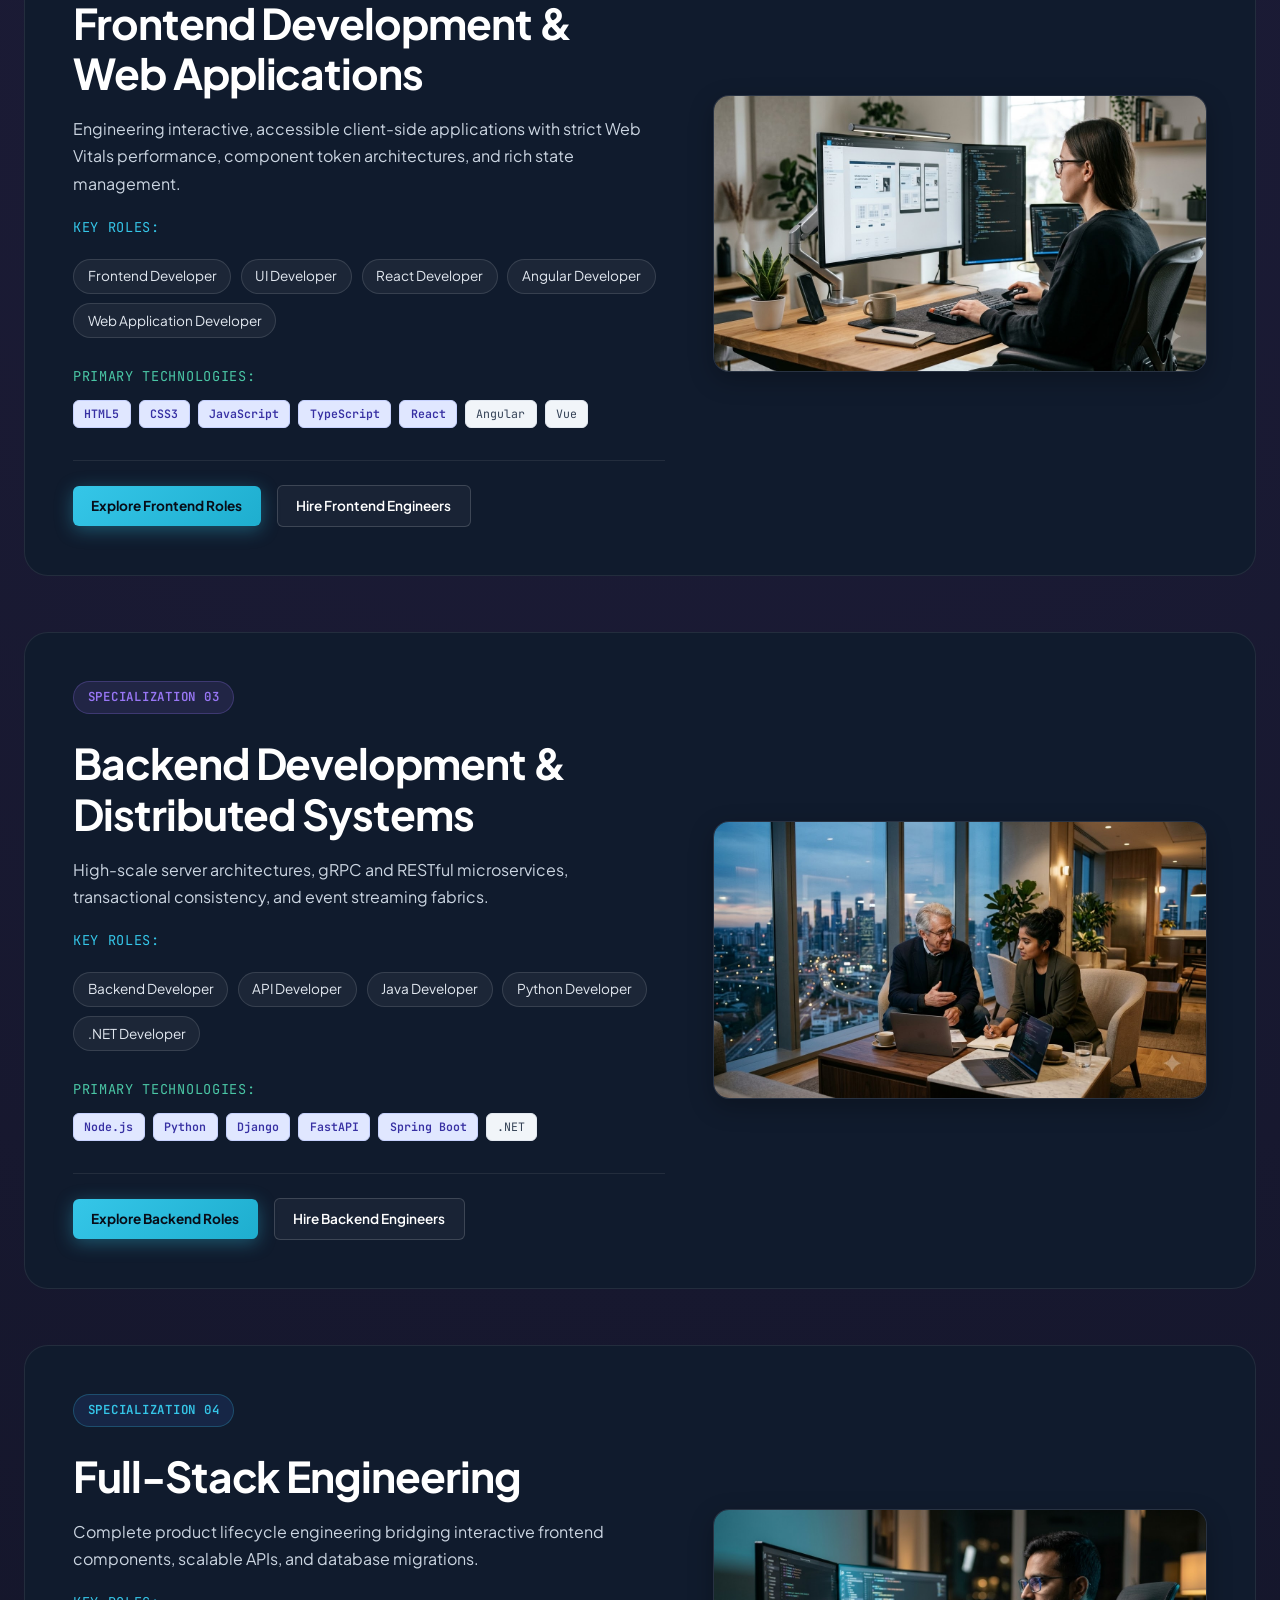
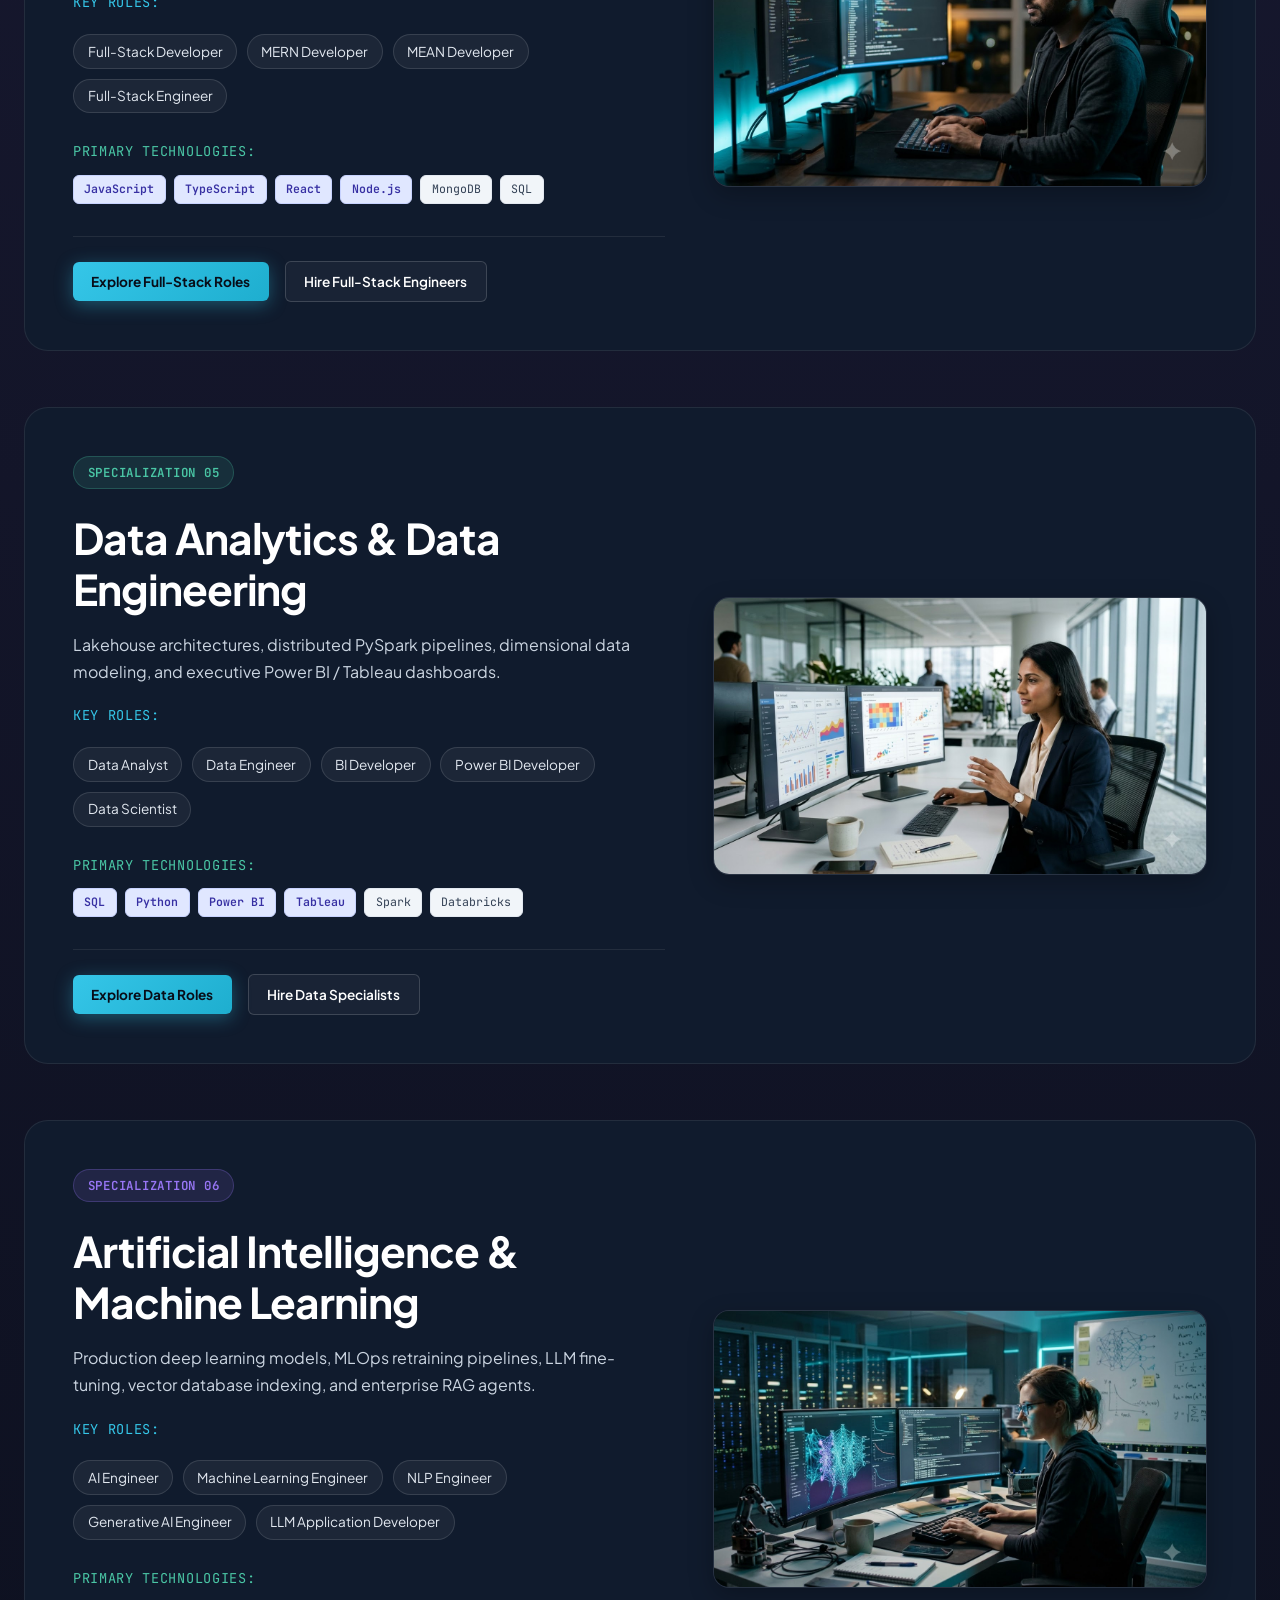
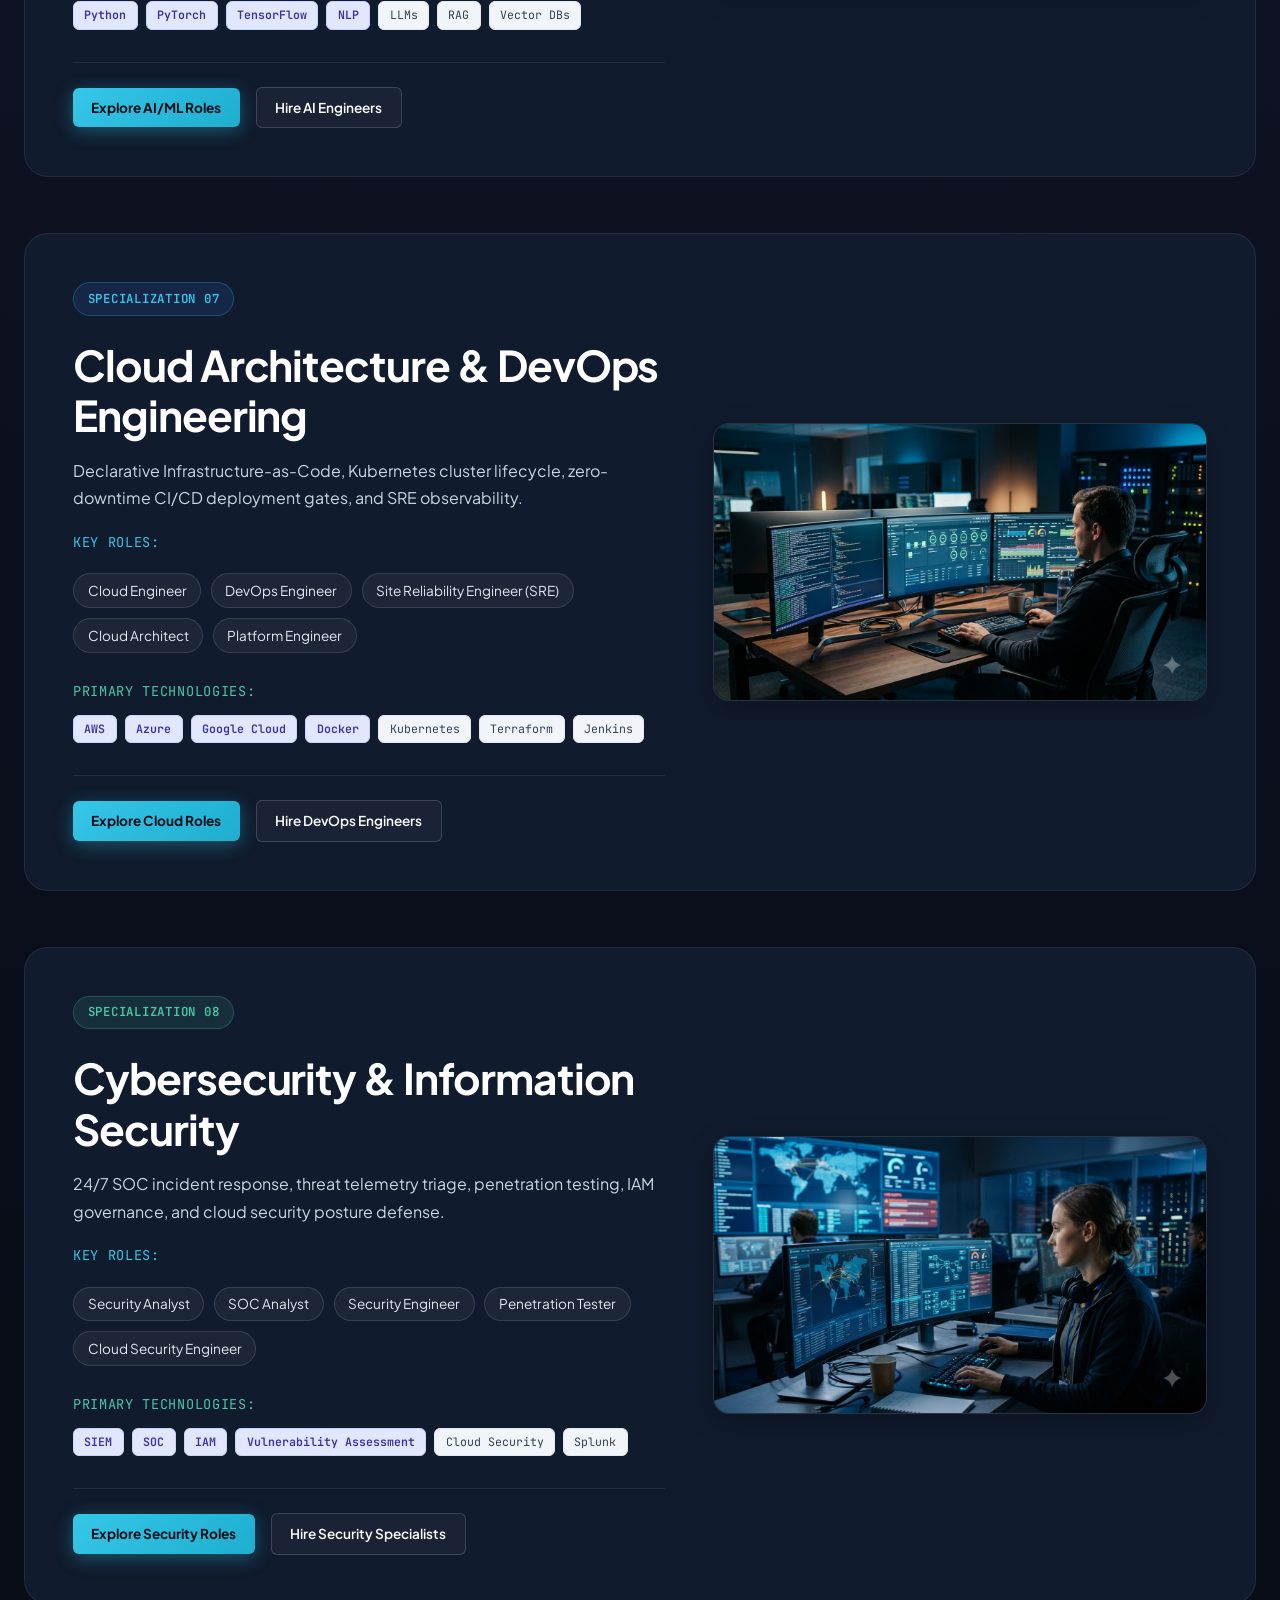
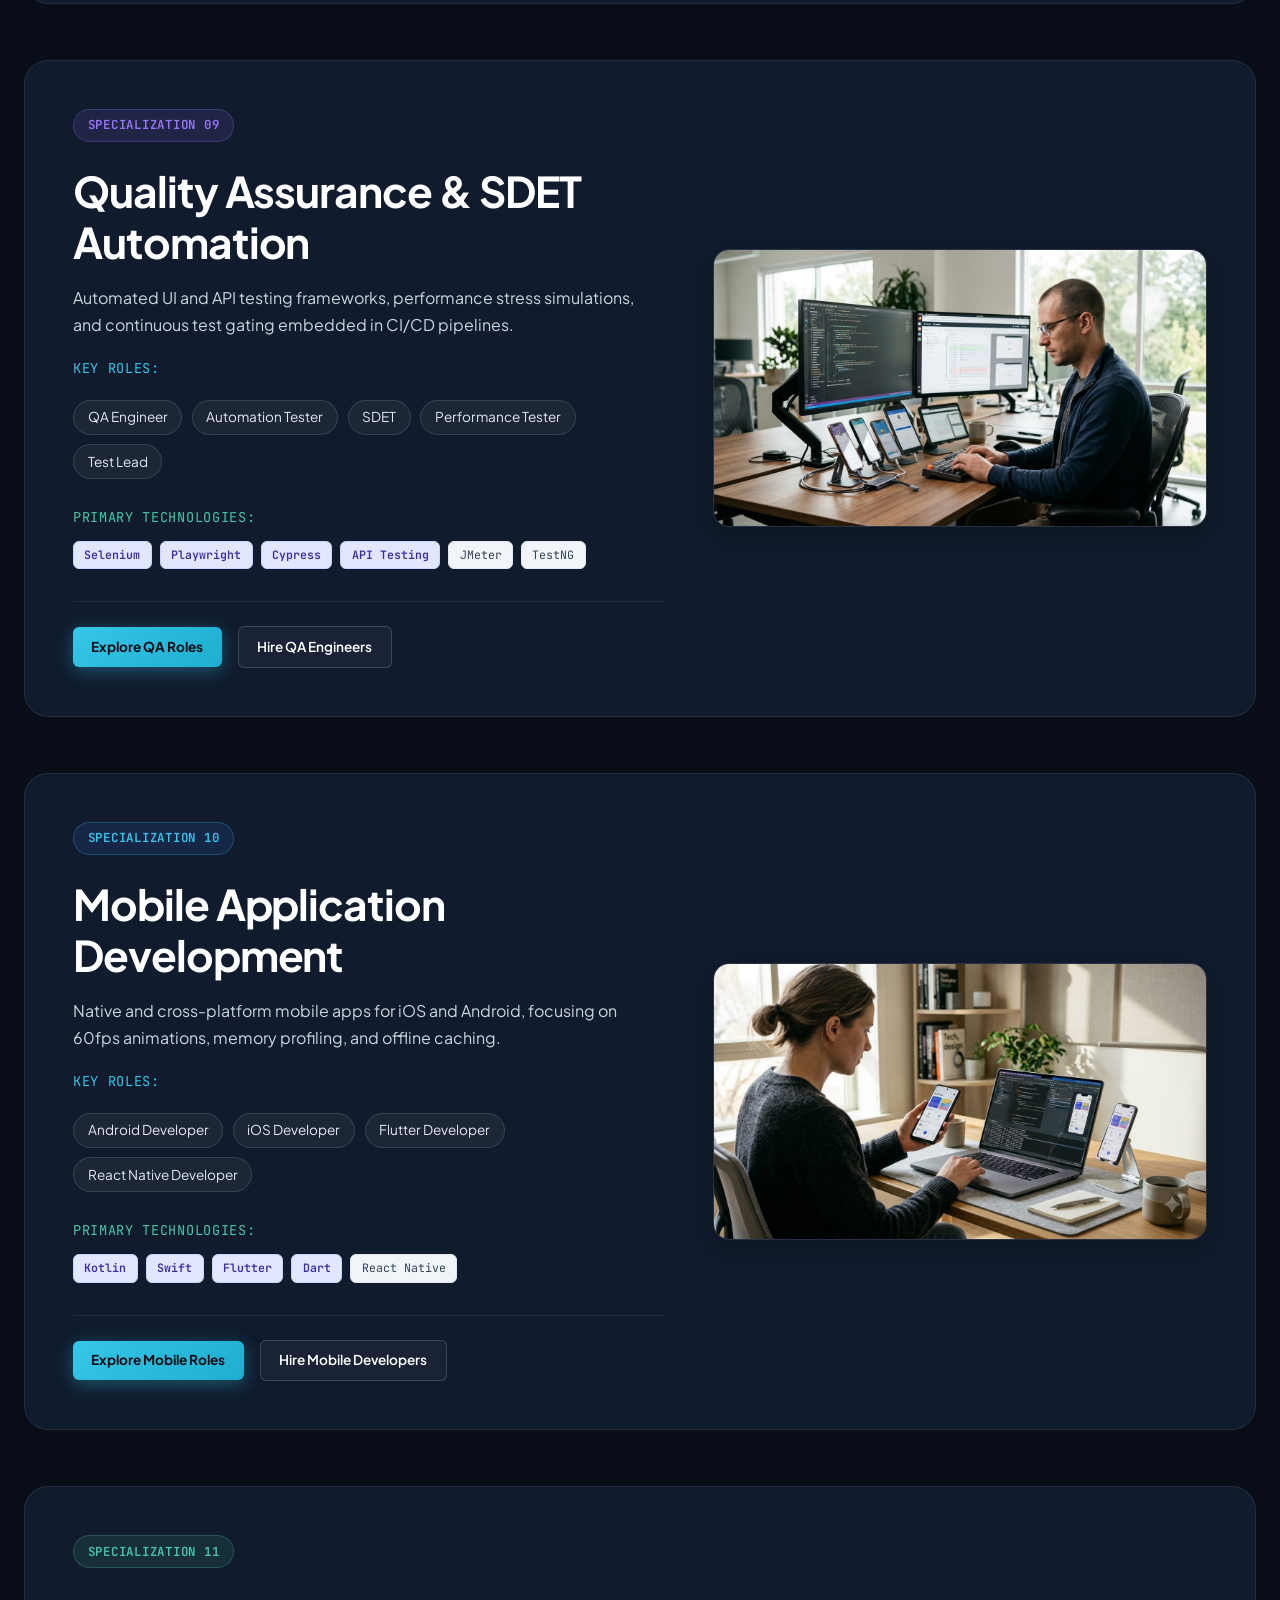
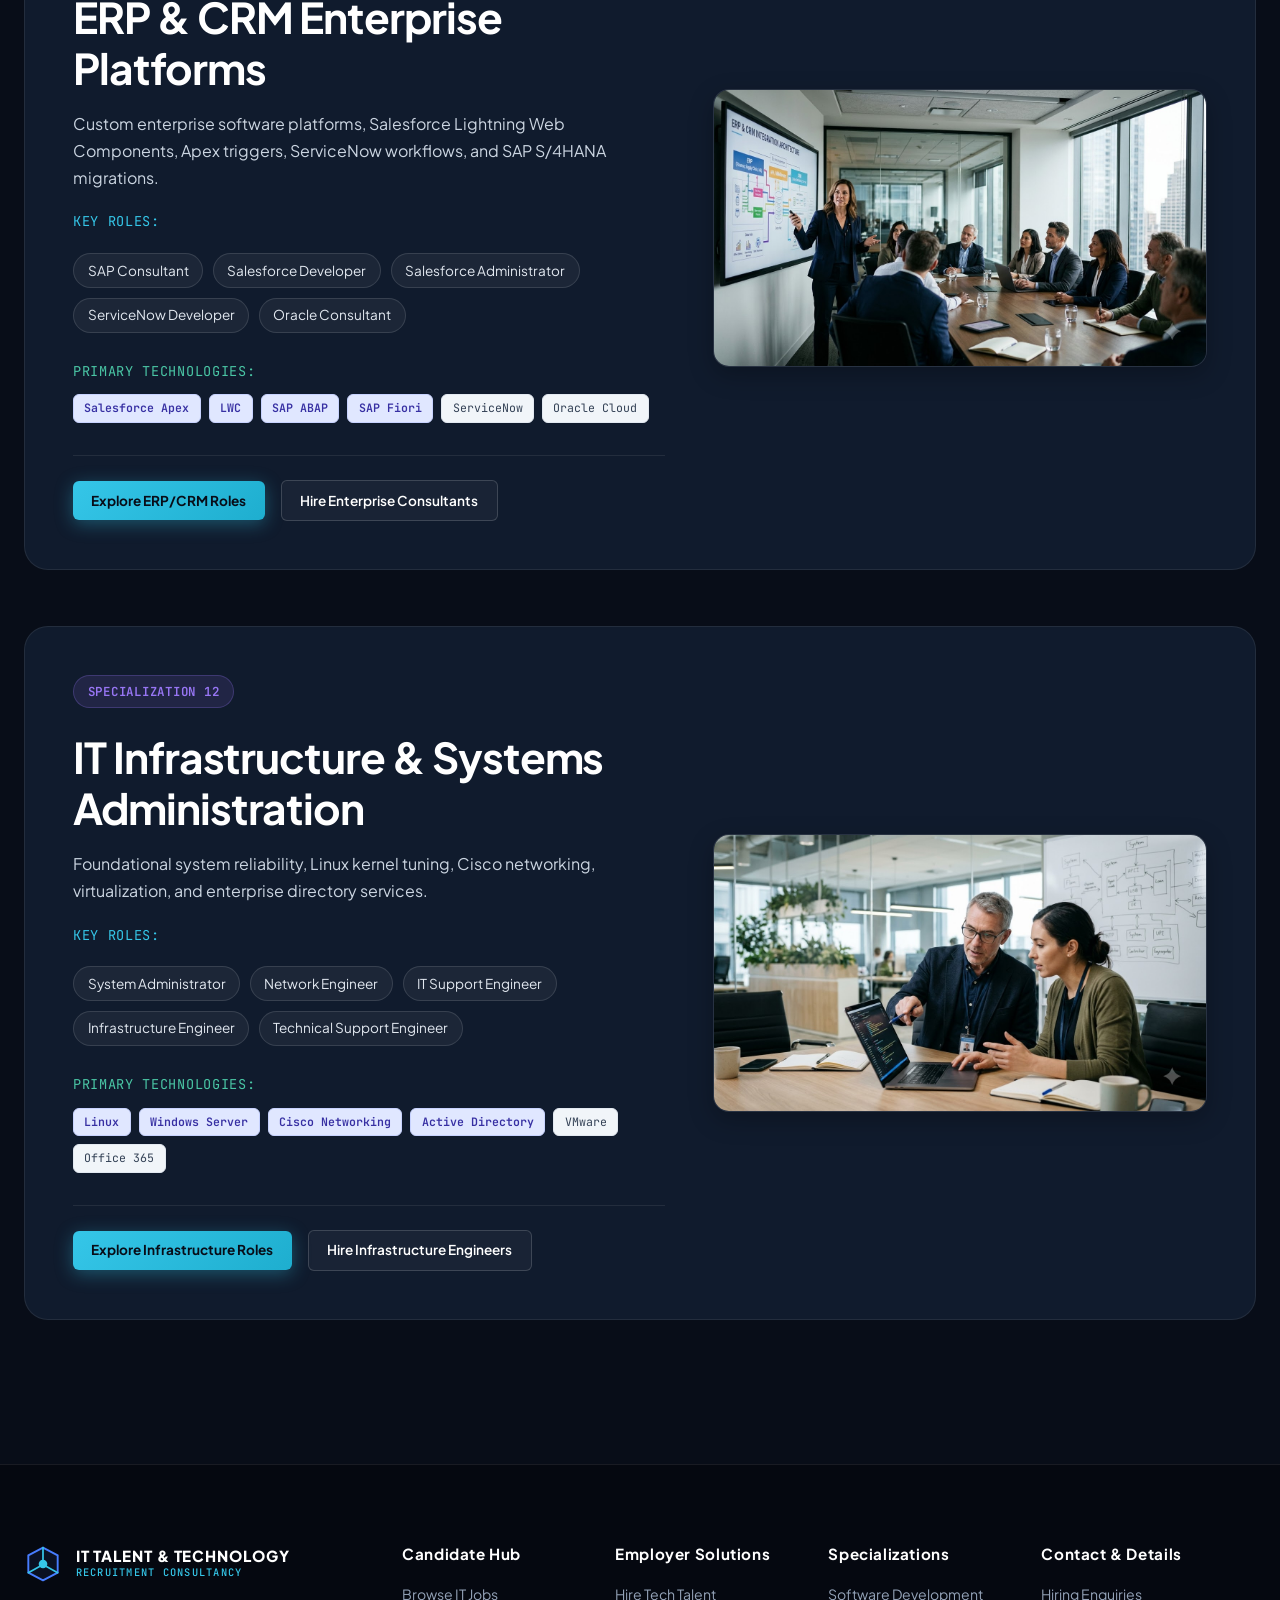
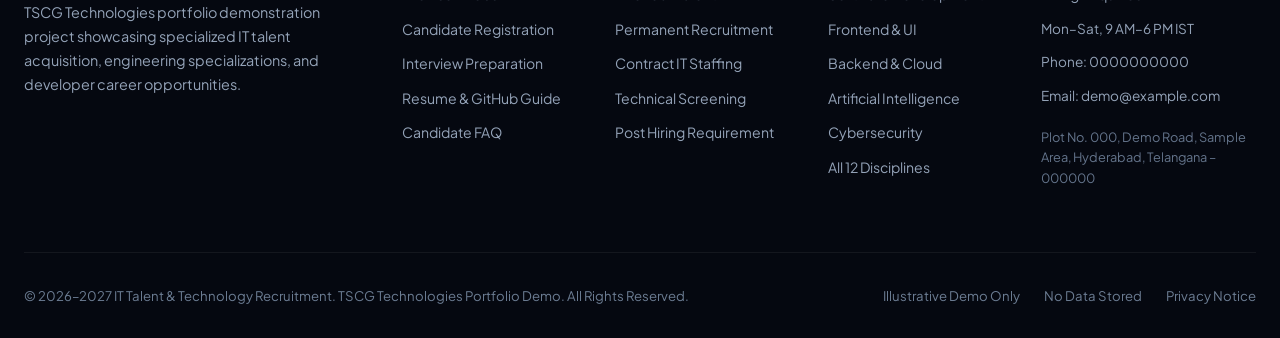
<file: specializations.html>
<!DOCTYPE html>
<html lang="en">
<head>
  <meta charset="UTF-8">
  <meta name="viewport" content="width=device-width, initial-scale=1.0">
  <title>Technology Specializations | IT Talent &amp; Technology Recruitment</title>
  <meta name="description" content="In-depth technical coverage across 12 core disciplines: Software Engineering, Frontend, Backend, Full-Stack, Data, AI/ML, Cloud &amp; DevOps, Cybersecurity, QA, Mobile, ERP/CRM, and Infrastructure.">
  
  <meta property="og:title" content="Technology Specializations | IT Talent &amp; Technology Recruitment">
  <meta property="og:description" content="Explore our 12 deep technical recruitment specializations and matching software roles.">
  <meta property="og:type" content="website">

  <link rel="preconnect" href="https://fonts.googleapis.com">
  <link rel="preconnect" href="https://fonts.gstatic.com" crossorigin>
  <link href="https://fonts.googleapis.com/css2?family=JetBrains+Mono:wght@400;500;600;700&family=Plus+Jakarta+Sans:wght@400;500;600;700;800&display=swap" rel="stylesheet">

  <link rel="stylesheet" href="css/style.css">
  <style>
    .spec-deep-card {
      background: var(--color-navy);
      border: 1px solid var(--color-border);
      border-radius: var(--radius-xl);
      padding: 3rem;
      margin-bottom: 3.5rem;
      position: relative;
      overflow: hidden;
    }
    .spec-deep-grid {
      display: grid;
      grid-template-columns: 1.2fr 1fr;
      gap: 3rem;
      align-items: center;
    }
    @media (max-width: 900px) {
      .spec-deep-grid {
        grid-template-columns: 1fr;
      }
    }
    .spec-roles-list {
      display: flex;
      flex-wrap: wrap;
      gap: 0.6rem;
      margin: 1.25rem 0 1.75rem;
    }
    .spec-role-chip {
      background: rgba(255, 255, 255, 0.05);
      border: 1px solid rgba(255, 255, 255, 0.12);
      border-radius: var(--radius-full);
      padding: 0.35rem 0.85rem;
      font-size: 0.85rem;
      color: #E2E8F0;
    }
    .spec-actions-row {
      display: flex;
      flex-wrap: wrap;
      gap: 1rem;
      align-items: center;
      margin-top: 2rem;
      padding-top: 1.5rem;
      border-top: 1px solid var(--color-border);
    }
    .quick-subnav {
      display: flex;
      flex-wrap: wrap;
      justify-content: center;
      gap: 0.5rem;
      margin-bottom: 3.5rem;
      position: sticky;
      top: calc(var(--header-height) + 10px);
      z-index: 90;
      background: rgba(8, 13, 24, 0.95);
      backdrop-filter: blur(12px);
      padding: 1rem;
      border-radius: var(--radius-lg);
      border: 1px solid var(--color-border);
    }
    .quick-subnav a {
      font-family: var(--font-mono);
      font-size: 0.75rem;
      padding: 0.4rem 0.75rem;
      border-radius: var(--radius-full);
      background: rgba(255, 255, 255, 0.05);
      color: #94A3B8;
      border: 1px solid rgba(255, 255, 255, 0.08);
      white-space: nowrap;
    }
    .quick-subnav a:hover {
      color: #FFFFFF;
      background: var(--color-electric-soft);
      border-color: var(--color-cyan);
    }
  </style>
</head>
<body>

  <!-- Navigation -->
  <header class="site-header" role="banner">
    <div class="nav-container">
      <a href="index.html" class="brand-logo-link" aria-label="IT Talent &amp; Technology Recruitment Home">
        <div class="brand-symbol">
          <svg viewBox="0 0 44 44" fill="none" xmlns="http://www.w3.org/2000/svg">
            <polygon points="22,3 39,12 39,32 22,41 5,32 5,12" stroke="#477DFF" stroke-width="2.2" stroke-linecap="round" stroke-linejoin="round" fill="rgba(71,125,255,0.08)"/>
            <circle cx="22" cy="22" r="5" fill="#35C6E8"/>
            <path d="M22 3L22 17M39 32L26 25M5 32L18 25" stroke="#35C6E8" stroke-width="2" stroke-linecap="round"/>
            <circle cx="22" cy="3" r="2.5" fill="#4AC6A5"/>
            <circle cx="39" cy="32" r="2.5" fill="#9876F5"/>
            <circle cx="5" cy="32" r="2.5" fill="#477DFF"/>
          </svg>
        </div>
        <div class="brand-text">
          <span class="brand-title">IT TALENT &amp; TECHNOLOGY</span>
          <span class="brand-subtitle">RECRUITMENT CONSULTANCY</span>
        </div>
      </a>

      <nav class="nav-menu" role="navigation" aria-label="Main Navigation">
        <a href="index.html" class="nav-link">Home</a>
        <a href="about.html" class="nav-link">About</a>
        <a href="candidates.html" class="nav-link">Candidates</a>
        <a href="jobs.html" class="nav-link">IT Jobs</a>
        <a href="employers.html" class="nav-link">Employers</a>
        <a href="specializations.html" class="nav-link active">Specializations</a>
        <a href="contact.html" class="nav-link">Contact</a>
      </nav>

      <div class="nav-actions">
        <a href="jobs.html" class="btn btn-sm btn-outline">Find IT Jobs</a>
        <a href="employers.html" class="btn btn-sm btn-primary">Hire Tech Talent</a>
      </div>

      <button class="mobile-toggle" aria-label="Toggle navigation menu" aria-expanded="false">
        <span></span>
        <span></span>
        <span></span>
      </button>
    </div>
  </header>

  <!-- Mobile Drawer Menu -->
  <div class="mobile-drawer" role="dialog" aria-modal="true" aria-label="Mobile Navigation">
    <div class="mobile-nav-links">
      <a href="index.html" class="nav-link">Home</a>
      <a href="about.html" class="nav-link">About</a>
      <a href="candidates.html" class="nav-link">Candidates</a>
      <a href="jobs.html" class="nav-link">IT Jobs</a>
      <a href="employers.html" class="nav-link">Employers</a>
      <a href="specializations.html" class="nav-link active">Specializations</a>
      <a href="contact.html" class="nav-link">Contact</a>
    </div>
    <div style="display: flex; flex-direction: column; gap: 0.75rem; margin-top: 1.5rem;">
      <a href="jobs.html" class="btn btn-outline" style="width: 100%;">Find IT Jobs</a>
      <a href="employers.html" class="btn btn-primary" style="width: 100%;">Hire Tech Talent</a>
    </div>
  </div>
  <div class="mobile-overlay"></div>

  <main id="main-content">

    <!-- Hero -->
    <section class="section" style="padding-top: calc(var(--header-height) + 3.5rem); background: radial-gradient(circle at 50% 15%, rgba(152, 118, 245, 0.15) 0%, transparent 60%), var(--color-midnight);">
      <div class="container">
        <div class="section-header text-center reveal-on-scroll">
          <span class="tag-label tag-label-violet">Comprehensive Technology Taxonomy</span>
          <h1>OUR 12 CORE TECHNOLOGY SPECIALIZATIONS.</h1>
          <p>We do not treat engineering as a single monolithic bucket. Discover our deep architectural understanding across 12 distinct technological domains.</p>
          
          <div class="demo-badge-bar" style="margin-top: 1.5rem;">
            <svg fill="none" stroke="currentColor" viewBox="0 0 24 24"><path stroke-linecap="round" stroke-linejoin="round" stroke-width="2" d="M13 16h-1v-4h-1m1-4h.01M21 12a9 9 0 11-18 0 9 9 0 0118 0z"></path></svg>
            <span>TSCG TECHNOLOGIES DEMO PORTFOLIO — TECHNICAL DISCIPLINES CATALOG</span>
          </div>
        </div>

        <!-- Sticky Quick Jump Subnav -->
        <nav class="quick-subnav" aria-label="Specialization Quick Links">
          <a href="#software-development">1. Software Dev</a>
          <a href="#frontend-development">2. Frontend</a>
          <a href="#backend-development">3. Backend</a>
          <a href="#fullstack-development">4. Full-Stack</a>
          <a href="#data-analytics">5. Data &amp; BI</a>
          <a href="#ai-ml">6. AI &amp; ML</a>
          <a href="#cloud-devops">7. Cloud &amp; DevOps</a>
          <a href="#cybersecurity">8. Cybersecurity</a>
          <a href="#qa-testing">9. QA &amp; Testing</a>
          <a href="#mobile-app">10. Mobile Apps</a>
          <a href="#erp-crm">11. ERP &amp; CRM</a>
          <a href="#infrastructure">12. Infrastructure</a>
        </nav>

        <!-- 1. Software Development -->
        <div id="software-development" class="spec-deep-card reveal-on-scroll">
          <div class="spec-deep-grid">
            <div>
              <span class="tag-label">Specialization 01</span>
              <h2 style="margin: 0.5rem 0 1rem;">Software Development &amp; Systems Engineering</h2>
              <p style="font-size: 1rem; line-height: 1.7; color: #CBD5E1; margin-bottom: 1.25rem;">
                Core software engineering focused on resilient object-oriented design, concurrent algorithmic execution, multi-threaded systems, and low-latency distributed communication.
              </p>
              
              <div class="mono-accent" style="color: var(--color-cyan);">Key Roles:</div>
              <div class="spec-roles-list">
                <span class="spec-role-chip">Software Developer</span>
                <span class="spec-role-chip">Software Engineer</span>
                <span class="spec-role-chip">Application Developer</span>
                <span class="spec-role-chip">Technical Lead</span>
                <span class="spec-role-chip">Software Architect</span>
              </div>

              <div class="mono-accent" style="color: var(--color-mint);">Primary Technologies:</div>
              <div class="hero-floating-tags" style="margin: 0.75rem 0 1.5rem;">
                <span class="skill-tag skill-tag-primary">Java</span>
                <span class="skill-tag skill-tag-primary">Python</span>
                <span class="skill-tag skill-tag-primary">C#</span>
                <span class="skill-tag skill-tag-primary">Go</span>
                <span class="skill-tag">JavaScript</span>
                <span class="skill-tag">TypeScript</span>
              </div>

              <div class="spec-actions-row">
                <a href="jobs.html?specialization=Software%20Development" class="btn btn-cyan btn-sm">Explore Software Roles</a>
                <a href="employers.html#hiring-form" class="btn btn-outline btn-sm">Hire Software Engineers</a>
              </div>
            </div>

            <!-- Software Development Office Image -->
            <div class="site-img-wrapper aspect-16-9">
              <img src="images/software-development-office.jpg" alt="Software engineers building multi-threaded enterprise distributed applications" loading="lazy" width="1280" height="720">
            </div>
          </div>
        </div>

        <!-- 2. Frontend Development -->
        <div id="frontend-development" class="spec-deep-card reveal-on-scroll">
          <div class="spec-deep-grid">
            <div>
              <span class="tag-label tag-label-mint">Specialization 02</span>
              <h2 style="margin: 0.5rem 0 1rem;">Frontend Development &amp; Web Applications</h2>
              <p style="font-size: 1rem; line-height: 1.7; color: #CBD5E1; margin-bottom: 1.25rem;">
                Engineering interactive, accessible client-side applications with strict Web Vitals performance, component token architectures, and rich state management.
              </p>
              
              <div class="mono-accent" style="color: var(--color-cyan);">Key Roles:</div>
              <div class="spec-roles-list">
                <span class="spec-role-chip">Frontend Developer</span>
                <span class="spec-role-chip">UI Developer</span>
                <span class="spec-role-chip">React Developer</span>
                <span class="spec-role-chip">Angular Developer</span>
                <span class="spec-role-chip">Web Application Developer</span>
              </div>

              <div class="mono-accent" style="color: var(--color-mint);">Primary Technologies:</div>
              <div class="hero-floating-tags" style="margin: 0.75rem 0 1.5rem;">
                <span class="skill-tag skill-tag-primary">HTML5</span>
                <span class="skill-tag skill-tag-primary">CSS3</span>
                <span class="skill-tag skill-tag-primary">JavaScript</span>
                <span class="skill-tag skill-tag-primary">TypeScript</span>
                <span class="skill-tag skill-tag-primary">React</span>
                <span class="skill-tag">Angular</span>
                <span class="skill-tag">Vue</span>
              </div>

              <div class="spec-actions-row">
                <a href="jobs.html?specialization=Frontend%20Development" class="btn btn-cyan btn-sm">Explore Frontend Roles</a>
                <a href="employers.html#hiring-form" class="btn btn-outline btn-sm">Hire Frontend Engineers</a>
              </div>
            </div>

            <!-- Frontend Developer Workstation Image -->
            <div class="site-img-wrapper aspect-16-9">
              <img src="images/frontend-developer-workstation.jpg" alt="UI engineer designing accessible React component libraries on high-resolution display" loading="lazy" width="1280" height="720">
            </div>
          </div>
        </div>

        <!-- 3. Backend Development -->
        <div id="backend-development" class="spec-deep-card reveal-on-scroll">
          <div class="spec-deep-grid">
            <div>
              <span class="tag-label tag-label-violet">Specialization 03</span>
              <h2 style="margin: 0.5rem 0 1rem;">Backend Development &amp; Distributed Systems</h2>
              <p style="font-size: 1rem; line-height: 1.7; color: #CBD5E1; margin-bottom: 1.25rem;">
                High-scale server architectures, gRPC and RESTful microservices, transactional consistency, and event streaming fabrics.
              </p>
              
              <div class="mono-accent" style="color: var(--color-cyan);">Key Roles:</div>
              <div class="spec-roles-list">
                <span class="spec-role-chip">Backend Developer</span>
                <span class="spec-role-chip">API Developer</span>
                <span class="spec-role-chip">Java Developer</span>
                <span class="spec-role-chip">Python Developer</span>
                <span class="spec-role-chip">.NET Developer</span>
              </div>

              <div class="mono-accent" style="color: var(--color-mint);">Primary Technologies:</div>
              <div class="hero-floating-tags" style="margin: 0.75rem 0 1.5rem;">
                <span class="skill-tag skill-tag-primary">Node.js</span>
                <span class="skill-tag skill-tag-primary">Python</span>
                <span class="skill-tag skill-tag-primary">Django</span>
                <span class="skill-tag skill-tag-primary">FastAPI</span>
                <span class="skill-tag skill-tag-primary">Spring Boot</span>
                <span class="skill-tag">.NET</span>
              </div>

              <div class="spec-actions-row">
                <a href="jobs.html?specialization=Backend%20Development" class="btn btn-cyan btn-sm">Explore Backend Roles</a>
                <a href="employers.html#hiring-form" class="btn btn-outline btn-sm">Hire Backend Engineers</a>
              </div>
            </div>

            <!-- Backend Engineering Team Image -->
            <div class="site-img-wrapper aspect-16-9">
              <img src="images/backend-engineering-team.jpg" alt="Backend systems architects reviewing database indexing and microservices topology" loading="lazy" width="1280" height="720">
            </div>
          </div>
        </div>

        <!-- 4. Full-Stack Development -->
        <div id="fullstack-development" class="spec-deep-card reveal-on-scroll">
          <div class="spec-deep-grid">
            <div>
              <span class="tag-label">Specialization 04</span>
              <h2 style="margin: 0.5rem 0 1rem;">Full-Stack Engineering</h2>
              <p style="font-size: 1rem; line-height: 1.7; color: #CBD5E1; margin-bottom: 1.25rem;">
                Complete product lifecycle engineering bridging interactive frontend components, scalable APIs, and database migrations.
              </p>
              
              <div class="mono-accent" style="color: var(--color-cyan);">Key Roles:</div>
              <div class="spec-roles-list">
                <span class="spec-role-chip">Full-Stack Developer</span>
                <span class="spec-role-chip">MERN Developer</span>
                <span class="spec-role-chip">MEAN Developer</span>
                <span class="spec-role-chip">Full-Stack Engineer</span>
              </div>

              <div class="mono-accent" style="color: var(--color-mint);">Primary Technologies:</div>
              <div class="hero-floating-tags" style="margin: 0.75rem 0 1.5rem;">
                <span class="skill-tag skill-tag-primary">JavaScript</span>
                <span class="skill-tag skill-tag-primary">TypeScript</span>
                <span class="skill-tag skill-tag-primary">React</span>
                <span class="skill-tag skill-tag-primary">Node.js</span>
                <span class="skill-tag">MongoDB</span>
                <span class="skill-tag">SQL</span>
              </div>

              <div class="spec-actions-row">
                <a href="jobs.html?specialization=Full-Stack%20Engineering" class="btn btn-cyan btn-sm">Explore Full-Stack Roles</a>
                <a href="employers.html#hiring-form" class="btn btn-outline btn-sm">Hire Full-Stack Engineers</a>
              </div>
            </div>

            <!-- Full-Stack Development Image -->
            <div class="site-img-wrapper aspect-16-9">
              <img src="images/professional-software-developer.jpg" alt="Full-stack software engineer testing API integration with React front-end" loading="lazy" width="1280" height="720">
            </div>
          </div>
        </div>

        <!-- 5. Data & Business Intelligence -->
        <div id="data-analytics" class="spec-deep-card reveal-on-scroll">
          <div class="spec-deep-grid">
            <div>
              <span class="tag-label tag-label-mint">Specialization 05</span>
              <h2 style="margin: 0.5rem 0 1rem;">Data Analytics &amp; Data Engineering</h2>
              <p style="font-size: 1rem; line-height: 1.7; color: #CBD5E1; margin-bottom: 1.25rem;">
                Lakehouse architectures, distributed PySpark pipelines, dimensional data modeling, and executive Power BI / Tableau dashboards.
              </p>
              
              <div class="mono-accent" style="color: var(--color-cyan);">Key Roles:</div>
              <div class="spec-roles-list">
                <span class="spec-role-chip">Data Analyst</span>
                <span class="spec-role-chip">Data Engineer</span>
                <span class="spec-role-chip">BI Developer</span>
                <span class="spec-role-chip">Power BI Developer</span>
                <span class="spec-role-chip">Data Scientist</span>
              </div>

              <div class="mono-accent" style="color: var(--color-mint);">Primary Technologies:</div>
              <div class="hero-floating-tags" style="margin: 0.75rem 0 1.5rem;">
                <span class="skill-tag skill-tag-primary">SQL</span>
                <span class="skill-tag skill-tag-primary">Python</span>
                <span class="skill-tag skill-tag-primary">Power BI</span>
                <span class="skill-tag skill-tag-primary">Tableau</span>
                <span class="skill-tag">Spark</span>
                <span class="skill-tag">Databricks</span>
              </div>

              <div class="spec-actions-row">
                <a href="jobs.html?specialization=Data%20%26%20Business%20Intelligence" class="btn btn-cyan btn-sm">Explore Data Roles</a>
                <a href="employers.html#hiring-form" class="btn btn-outline btn-sm">Hire Data Specialists</a>
              </div>
            </div>

            <!-- Data Analytics Professional Image -->
            <div class="site-img-wrapper aspect-16-9">
              <img src="images/data-analytics-professional.jpg" alt="Lead data analyst inspecting interactive business intelligence dashboards and SQL models" loading="lazy" width="1280" height="720">
            </div>
          </div>
        </div>

        <!-- 6. AI & Machine Learning -->
        <div id="ai-ml" class="spec-deep-card reveal-on-scroll">
          <div class="spec-deep-grid">
            <div>
              <span class="tag-label tag-label-violet">Specialization 06</span>
              <h2 style="margin: 0.5rem 0 1rem;">Artificial Intelligence &amp; Machine Learning</h2>
              <p style="font-size: 1rem; line-height: 1.7; color: #CBD5E1; margin-bottom: 1.25rem;">
                Production deep learning models, MLOps retraining pipelines, LLM fine-tuning, vector database indexing, and enterprise RAG agents.
              </p>
              
              <div class="mono-accent" style="color: var(--color-cyan);">Key Roles:</div>
              <div class="spec-roles-list">
                <span class="spec-role-chip">AI Engineer</span>
                <span class="spec-role-chip">Machine Learning Engineer</span>
                <span class="spec-role-chip">NLP Engineer</span>
                <span class="spec-role-chip">Generative AI Engineer</span>
                <span class="spec-role-chip">LLM Application Developer</span>
              </div>

              <div class="mono-accent" style="color: var(--color-mint);">Primary Technologies:</div>
              <div class="hero-floating-tags" style="margin: 0.75rem 0 1.5rem;">
                <span class="skill-tag skill-tag-primary">Python</span>
                <span class="skill-tag skill-tag-primary">PyTorch</span>
                <span class="skill-tag skill-tag-primary">TensorFlow</span>
                <span class="skill-tag skill-tag-primary">NLP</span>
                <span class="skill-tag">LLMs</span>
                <span class="skill-tag">RAG</span>
                <span class="skill-tag">Vector DBs</span>
              </div>

              <div class="spec-actions-row">
                <a href="jobs.html?specialization=Artificial%20Intelligence%20%26%20Machine%20Learning" class="btn btn-cyan btn-sm">Explore AI/ML Roles</a>
                <a href="employers.html#hiring-form" class="btn btn-outline btn-sm">Hire AI Engineers</a>
              </div>
            </div>

            <!-- Artificial Intelligence Engineer Image -->
            <div class="site-img-wrapper aspect-16-9">
              <img src="images/artificial-intelligence-engineer.jpg" alt="AI research engineer fine-tuning neural network weights and evaluating inference latency" loading="lazy" width="1280" height="720">
            </div>
          </div>
        </div>

        <!-- 7. Cloud & DevOps -->
        <div id="cloud-devops" class="spec-deep-card reveal-on-scroll">
          <div class="spec-deep-grid">
            <div>
              <span class="tag-label">Specialization 07</span>
              <h2 style="margin: 0.5rem 0 1rem;">Cloud Architecture &amp; DevOps Engineering</h2>
              <p style="font-size: 1rem; line-height: 1.7; color: #CBD5E1; margin-bottom: 1.25rem;">
                Declarative Infrastructure-as-Code, Kubernetes cluster lifecycle, zero-downtime CI/CD deployment gates, and SRE observability.
              </p>
              
              <div class="mono-accent" style="color: var(--color-cyan);">Key Roles:</div>
              <div class="spec-roles-list">
                <span class="spec-role-chip">Cloud Engineer</span>
                <span class="spec-role-chip">DevOps Engineer</span>
                <span class="spec-role-chip">Site Reliability Engineer (SRE)</span>
                <span class="spec-role-chip">Cloud Architect</span>
                <span class="spec-role-chip">Platform Engineer</span>
              </div>

              <div class="mono-accent" style="color: var(--color-mint);">Primary Technologies:</div>
              <div class="hero-floating-tags" style="margin: 0.75rem 0 1.5rem;">
                <span class="skill-tag skill-tag-primary">AWS</span>
                <span class="skill-tag skill-tag-primary">Azure</span>
                <span class="skill-tag skill-tag-primary">Google Cloud</span>
                <span class="skill-tag skill-tag-primary">Docker</span>
                <span class="skill-tag">Kubernetes</span>
                <span class="skill-tag">Terraform</span>
                <span class="skill-tag">Jenkins</span>
              </div>

              <div class="spec-actions-row">
                <a href="jobs.html?specialization=Cloud%20%26%20DevOps" class="btn btn-cyan btn-sm">Explore Cloud Roles</a>
                <a href="employers.html#hiring-form" class="btn btn-outline btn-sm">Hire DevOps Engineers</a>
              </div>
            </div>

            <!-- Cloud DevOps Engineer Image -->
            <div class="site-img-wrapper aspect-16-9">
              <img src="images/cloud-devops-engineer.jpg" alt="Site reliability engineer monitoring Kubernetes cluster telemetry and autoscaling graphs" loading="lazy" width="1280" height="720">
            </div>
          </div>
        </div>

        <!-- 8. Cybersecurity -->
        <div id="cybersecurity" class="spec-deep-card reveal-on-scroll">
          <div class="spec-deep-grid">
            <div>
              <span class="tag-label tag-label-mint">Specialization 08</span>
              <h2 style="margin: 0.5rem 0 1rem;">Cybersecurity &amp; Information Security</h2>
              <p style="font-size: 1rem; line-height: 1.7; color: #CBD5E1; margin-bottom: 1.25rem;">
                24/7 SOC incident response, threat telemetry triage, penetration testing, IAM governance, and cloud security posture defense.
              </p>
              
              <div class="mono-accent" style="color: var(--color-cyan);">Key Roles:</div>
              <div class="spec-roles-list">
                <span class="spec-role-chip">Security Analyst</span>
                <span class="spec-role-chip">SOC Analyst</span>
                <span class="spec-role-chip">Security Engineer</span>
                <span class="spec-role-chip">Penetration Tester</span>
                <span class="spec-role-chip">Cloud Security Engineer</span>
              </div>

              <div class="mono-accent" style="color: var(--color-mint);">Primary Technologies:</div>
              <div class="hero-floating-tags" style="margin: 0.75rem 0 1.5rem;">
                <span class="skill-tag skill-tag-primary">SIEM</span>
                <span class="skill-tag skill-tag-primary">SOC</span>
                <span class="skill-tag skill-tag-primary">IAM</span>
                <span class="skill-tag skill-tag-primary">Vulnerability Assessment</span>
                <span class="skill-tag">Cloud Security</span>
                <span class="skill-tag">Splunk</span>
              </div>

              <div class="spec-actions-row">
                <a href="jobs.html?specialization=Cybersecurity" class="btn btn-cyan btn-sm">Explore Security Roles</a>
                <a href="employers.html#hiring-form" class="btn btn-outline btn-sm">Hire Security Specialists</a>
              </div>
            </div>

            <!-- Cybersecurity Professional Image -->
            <div class="site-img-wrapper aspect-16-9">
              <img src="images/cybersecurity-professional.jpg" alt="Cybersecurity threat analyst analyzing real-time network attack telemetry in security operations center" loading="lazy" width="1280" height="720">
            </div>
          </div>
        </div>

        <!-- 9. Quality Assurance & Testing -->
        <div id="qa-testing" class="spec-deep-card reveal-on-scroll">
          <div class="spec-deep-grid">
            <div>
              <span class="tag-label tag-label-violet">Specialization 09</span>
              <h2 style="margin: 0.5rem 0 1rem;">Quality Assurance &amp; SDET Automation</h2>
              <p style="font-size: 1rem; line-height: 1.7; color: #CBD5E1; margin-bottom: 1.25rem;">
                Automated UI and API testing frameworks, performance stress simulations, and continuous test gating embedded in CI/CD pipelines.
              </p>
              
              <div class="mono-accent" style="color: var(--color-cyan);">Key Roles:</div>
              <div class="spec-roles-list">
                <span class="spec-role-chip">QA Engineer</span>
                <span class="spec-role-chip">Automation Tester</span>
                <span class="spec-role-chip">SDET</span>
                <span class="spec-role-chip">Performance Tester</span>
                <span class="spec-role-chip">Test Lead</span>
              </div>

              <div class="mono-accent" style="color: var(--color-mint);">Primary Technologies:</div>
              <div class="hero-floating-tags" style="margin: 0.75rem 0 1.5rem;">
                <span class="skill-tag skill-tag-primary">Selenium</span>
                <span class="skill-tag skill-tag-primary">Playwright</span>
                <span class="skill-tag skill-tag-primary">Cypress</span>
                <span class="skill-tag skill-tag-primary">API Testing</span>
                <span class="skill-tag">JMeter</span>
                <span class="skill-tag">TestNG</span>
              </div>

              <div class="spec-actions-row">
                <a href="jobs.html?specialization=Quality%20Assurance%20%26%20Testing" class="btn btn-cyan btn-sm">Explore QA Roles</a>
                <a href="employers.html#hiring-form" class="btn btn-outline btn-sm">Hire QA Engineers</a>
              </div>
            </div>

            <!-- QA Automation Engineer Image -->
            <div class="site-img-wrapper aspect-16-9">
              <img src="images/qa-automation-engineer.jpg" alt="Lead SDET writing end-to-end Playwright automated test scripts and analyzing test runs" loading="lazy" width="1280" height="720">
            </div>
          </div>
        </div>

        <!-- 10. Mobile Application Development -->
        <div id="mobile-app" class="spec-deep-card reveal-on-scroll">
          <div class="spec-deep-grid">
            <div>
              <span class="tag-label">Specialization 10</span>
              <h2 style="margin: 0.5rem 0 1rem;">Mobile Application Development</h2>
              <p style="font-size: 1rem; line-height: 1.7; color: #CBD5E1; margin-bottom: 1.25rem;">
                Native and cross-platform mobile apps for iOS and Android, focusing on 60fps animations, memory profiling, and offline caching.
              </p>
              
              <div class="mono-accent" style="color: var(--color-cyan);">Key Roles:</div>
              <div class="spec-roles-list">
                <span class="spec-role-chip">Android Developer</span>
                <span class="spec-role-chip">iOS Developer</span>
                <span class="spec-role-chip">Flutter Developer</span>
                <span class="spec-role-chip">React Native Developer</span>
              </div>

              <div class="mono-accent" style="color: var(--color-mint);">Primary Technologies:</div>
              <div class="hero-floating-tags" style="margin: 0.75rem 0 1.5rem;">
                <span class="skill-tag skill-tag-primary">Kotlin</span>
                <span class="skill-tag skill-tag-primary">Swift</span>
                <span class="skill-tag skill-tag-primary">Flutter</span>
                <span class="skill-tag skill-tag-primary">Dart</span>
                <span class="skill-tag">React Native</span>
              </div>

              <div class="spec-actions-row">
                <a href="jobs.html?specialization=Mobile%20App%20Development" class="btn btn-cyan btn-sm">Explore Mobile Roles</a>
                <a href="employers.html#hiring-form" class="btn btn-outline btn-sm">Hire Mobile Developers</a>
              </div>
            </div>

            <!-- Mobile App Developer Image -->
            <div class="site-img-wrapper aspect-16-9">
              <img src="images/mobile-app-developer.jpg" alt="Mobile application engineer profiling real-time cross-platform animations across mobile test devices" loading="lazy" width="1280" height="720">
            </div>
          </div>
        </div>

        <!-- 11. ERP & CRM -->
        <div id="erp-crm" class="spec-deep-card reveal-on-scroll">
          <div class="spec-deep-grid">
            <div>
              <span class="tag-label tag-label-mint">Specialization 11</span>
              <h2 style="margin: 0.5rem 0 1rem;">ERP &amp; CRM Enterprise Platforms</h2>
              <p style="font-size: 1rem; line-height: 1.7; color: #CBD5E1; margin-bottom: 1.25rem;">
                Custom enterprise software platforms, Salesforce Lightning Web Components, Apex triggers, ServiceNow workflows, and SAP S/4HANA migrations.
              </p>
              
              <div class="mono-accent" style="color: var(--color-cyan);">Key Roles:</div>
              <div class="spec-roles-list">
                <span class="spec-role-chip">SAP Consultant</span>
                <span class="spec-role-chip">Salesforce Developer</span>
                <span class="spec-role-chip">Salesforce Administrator</span>
                <span class="spec-role-chip">ServiceNow Developer</span>
                <span class="spec-role-chip">Oracle Consultant</span>
              </div>

              <div class="mono-accent" style="color: var(--color-mint);">Primary Technologies:</div>
              <div class="hero-floating-tags" style="margin: 0.75rem 0 1.5rem;">
                <span class="skill-tag skill-tag-primary">Salesforce Apex</span>
                <span class="skill-tag skill-tag-primary">LWC</span>
                <span class="skill-tag skill-tag-primary">SAP ABAP</span>
                <span class="skill-tag skill-tag-primary">SAP Fiori</span>
                <span class="skill-tag">ServiceNow</span>
                <span class="skill-tag">Oracle Cloud</span>
              </div>

              <div class="spec-actions-row">
                <a href="jobs.html?specialization=ERP%20%26%20CRM" class="btn btn-cyan btn-sm">Explore ERP/CRM Roles</a>
                <a href="employers.html#hiring-form" class="btn btn-outline btn-sm">Hire Enterprise Consultants</a>
              </div>
            </div>

            <!-- Enterprise Technology Consultation Image -->
            <div class="site-img-wrapper aspect-16-9">
              <img src="images/enterprise-technology-consultation.jpg" alt="Enterprise systems solution architect configuring custom Salesforce and SAP integrations" loading="lazy" width="1280" height="720">
            </div>
          </div>
        </div>

        <!-- 12. IT Infrastructure & Support -->
        <div id="infrastructure" class="spec-deep-card reveal-on-scroll">
          <div class="spec-deep-grid">
            <div>
              <span class="tag-label tag-label-violet">Specialization 12</span>
              <h2 style="margin: 0.5rem 0 1rem;">IT Infrastructure &amp; Systems Administration</h2>
              <p style="font-size: 1rem; line-height: 1.7; color: #CBD5E1; margin-bottom: 1.25rem;">
                Foundational system reliability, Linux kernel tuning, Cisco networking, virtualization, and enterprise directory services.
              </p>
              
              <div class="mono-accent" style="color: var(--color-cyan);">Key Roles:</div>
              <div class="spec-roles-list">
                <span class="spec-role-chip">System Administrator</span>
                <span class="spec-role-chip">Network Engineer</span>
                <span class="spec-role-chip">IT Support Engineer</span>
                <span class="spec-role-chip">Infrastructure Engineer</span>
                <span class="spec-role-chip">Technical Support Engineer</span>
              </div>

              <div class="mono-accent" style="color: var(--color-mint);">Primary Technologies:</div>
              <div class="hero-floating-tags" style="margin: 0.75rem 0 1.5rem;">
                <span class="skill-tag skill-tag-primary">Linux</span>
                <span class="skill-tag skill-tag-primary">Windows Server</span>
                <span class="skill-tag skill-tag-primary">Cisco Networking</span>
                <span class="skill-tag skill-tag-primary">Active Directory</span>
                <span class="skill-tag">VMware</span>
                <span class="skill-tag">Office 365</span>
              </div>

              <div class="spec-actions-row">
                <a href="jobs.html?specialization=IT%20Infrastructure" class="btn btn-cyan btn-sm">Explore Infrastructure Roles</a>
                <a href="employers.html#hiring-form" class="btn btn-outline btn-sm">Hire Infrastructure Engineers</a>
              </div>
            </div>

            <!-- IT Infrastructure & Systems Administration Image -->
            <div class="site-img-wrapper aspect-16-9">
              <img src="images/technical-interview.jpg" alt="Systems administrator reviewing server virtualization, network switches, and edge infrastructure" loading="lazy" width="1280" height="720">
            </div>
          </div>
        </div>

      </div>
    </section>

  </main>

  <!-- Site Footer -->
  <footer class="site-footer" role="contentinfo">
    <div class="container">
      <div class="footer-top-grid">
        <div class="footer-brand">
          <div class="brand-logo-link">
            <div class="brand-symbol">
              <svg viewBox="0 0 44 44" fill="none" xmlns="http://www.w3.org/2000/svg">
                <polygon points="22,3 39,12 39,32 22,41 5,32 5,12" stroke="#477DFF" stroke-width="2.2" stroke-linecap="round" stroke-linejoin="round" fill="rgba(71,125,255,0.08)"/>
                <circle cx="22" cy="22" r="5" fill="#35C6E8"/>
                <path d="M22 3L22 17M39 32L26 25M5 32L18 25" stroke="#35C6E8" stroke-width="2" stroke-linecap="round"/>
              </svg>
            </div>
            <div class="brand-text">
              <span class="brand-title">IT TALENT &amp; TECHNOLOGY</span>
              <span class="brand-subtitle">RECRUITMENT CONSULTANCY</span>
            </div>
          </div>
          <p>TSCG Technologies portfolio demonstration project showcasing specialized IT talent acquisition, engineering specializations, and developer career opportunities.</p>
        </div>

        <div class="footer-col">
          <h4>Candidate Hub</h4>
          <div class="footer-links">
            <a href="jobs.html">Browse IT Jobs</a>
            <a href="candidates.html">Candidate Registration</a>
            <a href="candidates.html#interview-prep">Interview Preparation</a>
            <a href="candidates.html#resume-guidance">Resume &amp; GitHub Guide</a>
            <a href="candidates.html#faq">Candidate FAQ</a>
          </div>
        </div>

        <div class="footer-col">
          <h4>Employer Solutions</h4>
          <div class="footer-links">
            <a href="employers.html">Hire Tech Talent</a>
            <a href="employers.html#permanent-hiring">Permanent Recruitment</a>
            <a href="employers.html#contract-staffing">Contract IT Staffing</a>
            <a href="employers.html#technical-screening">Technical Screening</a>
            <a href="employers.html#hiring-form">Post Hiring Requirement</a>
          </div>
        </div>

        <div class="footer-col">
          <h4>Specializations</h4>
          <div class="footer-links">
            <a href="specializations.html#software-development">Software Development</a>
            <a href="specializations.html#frontend-development">Frontend &amp; UI</a>
            <a href="specializations.html#backend-development">Backend &amp; Cloud</a>
            <a href="specializations.html#ai-ml">Artificial Intelligence</a>
            <a href="specializations.html#cybersecurity">Cybersecurity</a>
            <a href="specializations.html">All 12 Disciplines</a>
          </div>
        </div>

        <div class="footer-col">
          <h4>Contact &amp; Details</h4>
          <div class="footer-links">
            <a href="contact.html">Hiring Enquiries</a>
            <span style="font-size: 0.85rem; color: #94A3B8;">Mon–Sat, 9 AM–6 PM IST</span>
            <span style="font-size: 0.85rem; color: #94A3B8;">Phone: 0000000000</span>
            <span style="font-size: 0.85rem; color: #94A3B8;">Email: demo@example.com</span>
            <span style="font-size: 0.8rem; color: #64748B; margin-top: 0.5rem; display: block;">Plot No. 000, Demo Road, Sample Area, Hyderabad, Telangana – 000000</span>
          </div>
        </div>
      </div>

      <div class="footer-bottom">
        <div>
          © 2026–2027 IT Talent &amp; Technology Recruitment. TSCG Technologies Portfolio Demo. All Rights Reserved.
        </div>
        <div class="footer-bottom-links">
          <span>Illustrative Demo Only</span>
          <span>No Data Stored</span>
          <a href="contact.html">Privacy Notice</a>
        </div>
      </div>
    </div>
  </footer>

  <!-- Scripts -->
  <script src="js/navigation.js"></script>
  <script src="js/animations.js"></script>
</body>
</html>
</file>
<file: css/style.css>
/* ==========================================================================
   IT TALENT & TECHNOLOGY RECRUITMENT — CORE STYLESHEET
   TSCG Technologies Portfolio Demo Project
   Vanilla CSS3 — No Frameworks, Clean & Production Ready
   ========================================================================== */

/* --------------------------------------------------------------------------
   1. CSS Variables & Theme Tokens
   -------------------------------------------------------------------------- */
:root {
  /* Color Palette */
  --color-midnight: #080D18;
  --color-navy: #101B2D;
  --color-slate: #1D2A3C;
  --color-slate-light: #283952;
  --color-electric: #477DFF;
  --color-electric-hover: #3669ea;
  --color-electric-soft: rgba(71, 125, 255, 0.12);
  --color-cyan: #35C6E8;
  --color-cyan-soft: rgba(53, 198, 232, 0.12);
  --color-violet: #9876F5;
  --color-violet-soft: rgba(152, 118, 245, 0.12);
  --color-mint: #4AC6A5;
  --color-mint-soft: rgba(74, 198, 165, 0.12);
  --color-soft-white: #F5F7FB;
  --color-light-grey: #E8EDF5;
  --color-text-primary: #F5F7FB;
  --color-text-secondary: #9AA9C0;
  --color-text-muted: #6C7D93;
  --color-border: rgba(255, 255, 255, 0.08);
  --color-border-hover: rgba(71, 125, 255, 0.35);
  --color-card-bg: rgba(16, 27, 45, 0.75);
  --color-card-hover: rgba(29, 42, 60, 0.85);

  /* Light Theme Variant for Job Listings & White Content Sections */
  --color-light-bg: #F8FAFD;
  --color-light-card: #FFFFFF;
  --color-light-border: #E2E8F0;
  --color-light-text: #0F172A;
  --color-light-muted: #64748B;

  /* Typography */
  --font-sans: 'Plus Jakarta Sans', system-ui, -apple-system, BlinkMacSystemFont, 'Segoe UI', Roboto, sans-serif;
  --font-mono: 'JetBrains Mono', SFMono-Regular, Menlo, Monaco, Consolas, 'Liberation Mono', monospace;

  /* Layout & Elevations */
  --max-width: 1280px;
  --header-height: 80px;
  --radius-sm: 6px;
  --radius-md: 10px;
  --radius-lg: 16px;
  --radius-xl: 24px;
  --radius-full: 9999px;
  --shadow-sm: 0 2px 8px rgba(0, 0, 0, 0.15);
  --shadow-md: 0 8px 24px rgba(0, 0, 0, 0.25);
  --shadow-lg: 0 16px 40px rgba(0, 0, 0, 0.4);
  --shadow-glow: 0 0 35px rgba(71, 125, 255, 0.25);
  --shadow-cyan-glow: 0 0 30px rgba(53, 198, 232, 0.25);

  /* Transitions */
  --transition-fast: 0.18s ease;
  --transition-normal: 0.28s ease;
  --transition-slow: 0.45s cubic-bezier(0.16, 1, 0.3, 1);
}

/* --------------------------------------------------------------------------
   2. Reset & Global Base
   -------------------------------------------------------------------------- */
*, *::before, *::after {
  box-sizing: border-box;
  margin: 0;
  padding: 0;
}

html {
  font-size: 16px;
  scroll-behavior: smooth;
  -webkit-font-smoothing: antialiased;
  -moz-osx-font-smoothing: grayscale;
}

body {
  font-family: var(--font-sans);
  background-color: var(--color-midnight);
  color: var(--color-text-primary);
  line-height: 1.6;
  overflow-x: hidden;
  min-height: 100vh;
  display: flex;
  flex-direction: column;
}

a {
  color: inherit;
  text-decoration: none;
  transition: color var(--transition-fast);
}

img {
  max-width: 100%;
  height: auto;
  display: block;
}

button, input, select, textarea {
  font-family: inherit;
  font-size: inherit;
  color: inherit;
}

button {
  cursor: pointer;
  border: none;
  background: none;
}

ul, ol {
  list-style: none;
}

:focus-visible {
  outline: 2px solid var(--color-cyan);
  outline-offset: 3px;
}

/* --------------------------------------------------------------------------
   3. Typography & Editorial Headings
   -------------------------------------------------------------------------- */
h1, h2, h3, h4, h5, h6 {
  font-weight: 700;
  line-height: 1.2;
  letter-spacing: -0.025em;
  color: #FFFFFF;
}

h1 {
  font-size: clamp(2.25rem, 5vw, 3.75rem);
  font-weight: 800;
  letter-spacing: -0.035em;
}

h2 {
  font-size: clamp(1.75rem, 3.5vw, 2.65rem);
}

h3 {
  font-size: clamp(1.25rem, 2.2vw, 1.65rem);
}

h4 {
  font-size: 1.15rem;
}

p {
  color: var(--color-text-secondary);
}

.mono-accent {
  font-family: var(--font-mono);
  font-size: 0.85rem;
  letter-spacing: 0.05em;
  text-transform: uppercase;
}

.text-gradient {
  background: linear-gradient(135deg, #FFFFFF 20%, var(--color-cyan) 60%, var(--color-electric) 100%);
  -webkit-background-clip: text;
  -webkit-text-fill-color: transparent;
}

.text-gradient-purple {
  background: linear-gradient(135deg, #FFFFFF 20%, var(--color-violet) 70%, var(--color-electric) 100%);
  -webkit-background-clip: text;
  -webkit-text-fill-color: transparent;
}

.tag-label {
  display: inline-flex;
  align-items: center;
  gap: 0.5rem;
  padding: 0.35rem 0.85rem;
  border-radius: var(--radius-full);
  font-family: var(--font-mono);
  font-size: 0.78rem;
  font-weight: 600;
  letter-spacing: 0.06em;
  text-transform: uppercase;
  background: var(--color-electric-soft);
  color: var(--color-cyan);
  border: 1px solid rgba(53, 198, 232, 0.25);
  margin-bottom: 1rem;
}

.tag-label-mint {
  background: var(--color-mint-soft);
  color: var(--color-mint);
  border-color: rgba(74, 198, 165, 0.25);
}

.tag-label-violet {
  background: var(--color-violet-soft);
  color: var(--color-violet);
  border-color: rgba(152, 118, 245, 0.25);
}

/* --------------------------------------------------------------------------
   4. Layout Containers & Grid System
   -------------------------------------------------------------------------- */
.container {
  width: 100%;
  max-width: var(--max-width);
  margin: 0 auto;
  padding: 0 1.5rem;
}

.container-wide {
  max-width: 1400px;
  margin: 0 auto;
  padding: 0 1.5rem;
}

.section {
  padding: 5.5rem 0;
  position: relative;
}

.section-sm {
  padding: 3.5rem 0;
}

.section-dark {
  background-color: var(--color-midnight);
}

.section-navy {
  background-color: var(--color-navy);
  border-top: 1px solid var(--color-border);
  border-bottom: 1px solid var(--color-border);
}

.section-light {
  background-color: var(--color-light-bg);
  color: var(--color-light-text);
}

.section-light h1, 
.section-light h2, 
.section-light h3, 
.section-light h4 {
  color: var(--color-light-text);
}

.section-light p {
  color: var(--color-light-muted);
}

.section-header {
  margin-bottom: 3.5rem;
}

.section-header.text-center {
  text-align: center;
  max-width: 780px;
  margin-left: auto;
  margin-right: auto;
}

.section-header h2 {
  margin-bottom: 1rem;
}

.section-header p {
  font-size: 1.125rem;
  line-height: 1.7;
}

/* --------------------------------------------------------------------------
   5. Buttons & CTAs
   -------------------------------------------------------------------------- */
.btn {
  display: inline-flex;
  align-items: center;
  justify-content: center;
  gap: 0.65rem;
  padding: 0.85rem 1.65rem;
  font-weight: 600;
  font-size: 0.95rem;
  border-radius: var(--radius-sm);
  transition: all var(--transition-normal);
  white-space: nowrap;
  text-decoration: none;
  user-select: none;
}

.btn-primary {
  background: linear-gradient(135deg, var(--color-electric) 0%, #2e65ee 100%);
  color: #FFFFFF;
  box-shadow: 0 4px 18px rgba(71, 125, 255, 0.35);
}

.btn-primary:hover {
  background: linear-gradient(135deg, #5b8dff 0%, var(--color-electric) 100%);
  box-shadow: 0 6px 24px rgba(71, 125, 255, 0.5);
  transform: translateY(-2px);
}

.btn-cyan {
  background: linear-gradient(135deg, var(--color-cyan) 0%, #1eaecf 100%);
  color: var(--color-midnight);
  font-weight: 700;
  box-shadow: 0 4px 18px rgba(53, 198, 232, 0.35);
}

.btn-cyan:hover {
  background: linear-gradient(135deg, #59d5f0 0%, var(--color-cyan) 100%);
  box-shadow: 0 6px 24px rgba(53, 198, 232, 0.5);
  transform: translateY(-2px);
}

.btn-mint {
  background: linear-gradient(135deg, var(--color-mint) 0%, #32ab8b 100%);
  color: var(--color-midnight);
  font-weight: 700;
  box-shadow: 0 4px 18px rgba(74, 198, 165, 0.3);
}

.btn-mint:hover {
  background: linear-gradient(135deg, #64d7b8 0%, var(--color-mint) 100%);
  transform: translateY(-2px);
}

.btn-outline {
  background: rgba(255, 255, 255, 0.04);
  color: #FFFFFF;
  border: 1px solid rgba(255, 255, 255, 0.16);
}

.btn-outline:hover {
  background: rgba(255, 255, 255, 0.1);
  border-color: rgba(255, 255, 255, 0.35);
  transform: translateY(-2px);
}

.btn-outline-electric {
  background: rgba(71, 125, 255, 0.06);
  color: var(--color-cyan);
  border: 1px solid rgba(71, 125, 255, 0.35);
}

.btn-outline-electric:hover {
  background: rgba(71, 125, 255, 0.15);
  border-color: var(--color-cyan);
  color: #FFFFFF;
  transform: translateY(-2px);
}

.btn-sm {
  padding: 0.55rem 1.15rem;
  font-size: 0.85rem;
}

.btn-lg {
  padding: 1.05rem 2.15rem;
  font-size: 1.05rem;
}

/* --------------------------------------------------------------------------
   6. Navigation Bar & Header
   -------------------------------------------------------------------------- */
.site-header {
  position: fixed;
  top: 0;
  left: 0;
  width: 100%;
  height: var(--header-height);
  z-index: 1000;
  display: flex;
  align-items: center;
  transition: background-color var(--transition-normal), backdrop-filter var(--transition-normal), border-bottom var(--transition-normal);
  background: transparent;
}

.site-header.scrolled {
  background: rgba(8, 13, 24, 0.92);
  backdrop-filter: blur(14px);
  -webkit-backdrop-filter: blur(14px);
  border-bottom: 1px solid rgba(255, 255, 255, 0.08);
  box-shadow: 0 4px 20px rgba(0, 0, 0, 0.4);
}

.nav-container {
  display: flex;
  align-items: center;
  justify-content: space-between;
  width: 100%;
  max-width: var(--max-width);
  margin: 0 auto;
  padding: 0 1.5rem;
}

/* Brand Logo */
.brand-logo-link {
  display: flex;
  align-items: center;
  gap: 0.85rem;
  text-decoration: none;
}

.brand-symbol {
  width: 38px;
  height: 38px;
  flex-shrink: 0;
  display: flex;
  align-items: center;
  justify-content: center;
}

.brand-text {
  display: flex;
  flex-direction: column;
}

.brand-title {
  font-size: 0.95rem;
  font-weight: 800;
  letter-spacing: 0.06em;
  color: #FFFFFF;
  line-height: 1.15;
}

.brand-subtitle {
  font-family: var(--font-mono);
  font-size: 0.65rem;
  font-weight: 500;
  letter-spacing: 0.12em;
  color: var(--color-cyan);
  text-transform: uppercase;
}

/* Nav Menu */
.nav-menu {
  display: flex;
  align-items: center;
  gap: 1.85rem;
}

.nav-link {
  font-size: 0.9rem;
  font-weight: 600;
  color: var(--color-text-secondary);
  position: relative;
  padding: 0.4rem 0;
  transition: color var(--transition-fast);
}

.nav-link:hover {
  color: #FFFFFF;
}

.nav-link.active {
  color: #FFFFFF;
}

.nav-link.active::after {
  content: '';
  position: absolute;
  bottom: 0;
  left: 0;
  width: 100%;
  height: 2px;
  background: linear-gradient(90deg, var(--color-cyan), var(--color-electric));
  border-radius: var(--radius-full);
}

.nav-actions {
  display: flex;
  align-items: center;
  gap: 0.85rem;
}

/* Mobile Hamburger Toggle */
.mobile-toggle {
  display: none;
  flex-direction: column;
  justify-content: space-between;
  width: 28px;
  height: 20px;
  background: transparent;
  border: none;
  cursor: pointer;
  z-index: 1100;
}

.mobile-toggle span {
  display: block;
  height: 2px;
  width: 100%;
  background-color: #FFFFFF;
  border-radius: 2px;
  transition: transform var(--transition-normal), opacity var(--transition-fast);
}

.mobile-toggle.active span:nth-child(1) {
  transform: translateY(9px) rotate(45deg);
}

.mobile-toggle.active span:nth-child(2) {
  opacity: 0;
}

.mobile-toggle.active span:nth-child(3) {
  transform: translateY(-9px) rotate(-45deg);
}

/* Mobile Drawer */
.mobile-drawer {
  position: fixed;
  top: 0;
  right: -100%;
  width: 85%;
  max-width: 360px;
  height: 100vh;
  background: var(--color-navy);
  border-left: 1px solid var(--color-border);
  padding: 5.5rem 2rem 2rem;
  display: flex;
  flex-direction: column;
  gap: 1.75rem;
  transition: right var(--transition-slow);
  z-index: 1050;
  box-shadow: -10px 0 30px rgba(0, 0, 0, 0.6);
  overflow-y: auto;
}

.mobile-drawer.open {
  right: 0;
}

.mobile-nav-links {
  display: flex;
  flex-direction: column;
  gap: 1.25rem;
}

.mobile-nav-links .nav-link {
  font-size: 1.15rem;
}

.mobile-overlay {
  display: none;
  position: fixed;
  inset: 0;
  background: rgba(0, 0, 0, 0.7);
  backdrop-filter: blur(4px);
  z-index: 1020;
}

.mobile-overlay.active {
  display: block;
}

/* --------------------------------------------------------------------------
   7. Notice Disclaimers & Demo Banners
   -------------------------------------------------------------------------- */
.demo-badge-bar {
  display: flex;
  align-items: center;
  justify-content: center;
  gap: 0.65rem;
  background: rgba(16, 27, 45, 0.9);
  border: 1px solid rgba(255, 255, 255, 0.1);
  border-radius: var(--radius-sm);
  padding: 0.65rem 1.25rem;
  font-family: var(--font-mono);
  font-size: 0.78rem;
  color: var(--color-cyan);
  text-align: center;
  margin: 1.5rem auto 2rem;
  max-width: 900px;
}

.demo-badge-bar svg {
  flex-shrink: 0;
  width: 16px;
  height: 16px;
}

.demo-banner-light {
  background: #EFF6FF;
  border-color: #BFDBFE;
  color: #1E40AF;
}

/* --------------------------------------------------------------------------
   8. Technology Hero Section (Dark & Cinematic)
   -------------------------------------------------------------------------- */
.hero {
  position: relative;
  min-height: 100vh;
  padding-top: calc(var(--header-height) + 3rem);
  padding-bottom: 5rem;
  display: flex;
  align-items: center;
  background: radial-gradient(circle at 50% 20%, rgba(71, 125, 255, 0.18) 0%, transparent 60%),
              radial-gradient(circle at 85% 65%, rgba(53, 198, 232, 0.12) 0%, transparent 50%),
              radial-gradient(circle at 15% 75%, rgba(152, 118, 245, 0.1) 0%, transparent 50%),
              var(--color-midnight);
  overflow: hidden;
}

.hero-canvas {
  position: absolute;
  top: 0;
  left: 0;
  width: 100%;
  height: 100%;
  pointer-events: none;
  opacity: 0.45;
  z-index: 1;
}

.hero-content-wrapper {
  position: relative;
  z-index: 2;
  width: 100%;
}

.hero-headline-block {
  max-width: 860px;
  margin: 0 auto 3.5rem;
  text-align: center;
}

.hero-headline-block h1 {
  margin-bottom: 1.5rem;
  line-height: 1.15;
}

.hero-headline-block p {
  font-size: 1.25rem;
  line-height: 1.65;
  color: #CBD5E1;
  max-width: 740px;
  margin: 0 auto;
}

/* Split Audience Hero Cards (Candidate vs Employer) */
.hero-split-grid {
  display: grid;
  grid-template-columns: repeat(2, 1fr);
  gap: 2rem;
  margin-top: 2rem;
}

.hero-audience-card {
  position: relative;
  background: rgba(16, 27, 45, 0.7);
  backdrop-filter: blur(12px);
  -webkit-backdrop-filter: blur(12px);
  border: 1px solid rgba(255, 255, 255, 0.1);
  border-radius: var(--radius-xl);
  padding: 2.75rem;
  transition: transform var(--transition-normal), border-color var(--transition-normal), box-shadow var(--transition-normal);
  display: flex;
  flex-direction: column;
  justify-content: space-between;
  overflow: hidden;
}

.hero-audience-card::before {
  content: '';
  position: absolute;
  top: 0;
  left: 0;
  width: 100%;
  height: 4px;
}

.hero-audience-card.candidate-path::before {
  background: linear-gradient(90deg, var(--color-cyan), var(--color-electric));
}

.hero-audience-card.employer-path::before {
  background: linear-gradient(90deg, var(--color-violet), var(--color-mint));
}

.hero-audience-card:hover {
  transform: translateY(-6px);
  border-color: rgba(71, 125, 255, 0.4);
  box-shadow: var(--shadow-lg), var(--shadow-glow);
}

.hero-card-header {
  margin-bottom: 1.5rem;
}

.hero-card-header h2 {
  font-size: 1.65rem;
  margin-top: 0.75rem;
  margin-bottom: 0.85rem;
}

.hero-card-header p {
  font-size: 1rem;
  color: #A0AEC0;
  line-height: 1.6;
}

.hero-floating-tags {
  display: flex;
  flex-wrap: wrap;
  gap: 0.5rem;
  margin: 1.5rem 0 2rem;
}

.hero-tag {
  font-family: var(--font-mono);
  font-size: 0.75rem;
  padding: 0.35rem 0.75rem;
  border-radius: var(--radius-full);
  background: rgba(255, 255, 255, 0.05);
  border: 1px solid rgba(255, 255, 255, 0.1);
  color: #E2E8F0;
  transition: all var(--transition-fast);
}

.hero-tag:hover {
  background: rgba(71, 125, 255, 0.2);
  border-color: var(--color-electric);
  color: #FFFFFF;
}

/* Floating Job Preview Widget inside Candidate Hero */
.hero-mini-job {
  background: rgba(8, 13, 24, 0.6);
  border: 1px solid rgba(255, 255, 255, 0.08);
  border-radius: var(--radius-md);
  padding: 1rem 1.25rem;
  margin-bottom: 1.5rem;
  display: flex;
  align-items: center;
  justify-content: space-between;
}

.mini-job-info h4 {
  font-size: 0.95rem;
  color: #FFFFFF;
  margin-bottom: 0.2rem;
}

.mini-job-meta {
  font-size: 0.75rem;
  color: var(--color-cyan);
  font-family: var(--font-mono);
}

/* --------------------------------------------------------------------------
   9. Quick IT Job Search Box (Homepage)
   -------------------------------------------------------------------------- */
.quick-search-section {
  position: relative;
  z-index: 10;
  margin-top: -3.5rem;
}

.search-box-card {
  background: rgba(16, 27, 45, 0.95);
  backdrop-filter: blur(16px);
  -webkit-backdrop-filter: blur(16px);
  border: 1px solid rgba(71, 125, 255, 0.25);
  border-radius: var(--radius-lg);
  padding: 2rem;
  box-shadow: var(--shadow-lg), 0 0 30px rgba(0, 0, 0, 0.5);
}

.quick-search-form {
  display: grid;
  grid-template-columns: 2fr 1.5fr 1.2fr 1.2fr auto;
  gap: 1rem;
  align-items: end;
}

.form-field {
  display: flex;
  flex-direction: column;
  gap: 0.45rem;
}

.form-label {
  font-family: var(--font-mono);
  font-size: 0.75rem;
  font-weight: 600;
  letter-spacing: 0.04em;
  color: var(--color-cyan);
  text-transform: uppercase;
}

.form-input, .form-select, .form-textarea {
  width: 100%;
  padding: 0.8rem 1rem;
  background: rgba(8, 13, 24, 0.8);
  border: 1px solid rgba(255, 255, 255, 0.12);
  border-radius: var(--radius-sm);
  color: #FFFFFF;
  font-size: 0.9rem;
  transition: border-color var(--transition-fast), box-shadow var(--transition-fast);
}

.form-input:focus, .form-select:focus, .form-textarea:focus {
  border-color: var(--color-cyan);
  box-shadow: 0 0 0 3px rgba(53, 198, 232, 0.2);
  outline: none;
}

.form-select option {
  background: var(--color-navy);
  color: #FFFFFF;
}

.quick-search-pills {
  display: flex;
  flex-wrap: wrap;
  gap: 0.5rem;
  align-items: center;
  margin-top: 1.25rem;
  padding-top: 1.25rem;
  border-top: 1px solid rgba(255, 255, 255, 0.08);
}

.pills-title {
  font-size: 0.8rem;
  color: var(--color-text-muted);
  font-family: var(--font-mono);
  margin-right: 0.5rem;
}

.quick-pill {
  font-size: 0.78rem;
  padding: 0.3rem 0.75rem;
  border-radius: var(--radius-full);
  background: rgba(255, 255, 255, 0.05);
  border: 1px solid rgba(255, 255, 255, 0.1);
  color: #CBD5E1;
  cursor: pointer;
  transition: all var(--transition-fast);
}

.quick-pill:hover {
  background: var(--color-electric-soft);
  border-color: var(--color-electric);
  color: #FFFFFF;
}

/* --------------------------------------------------------------------------
   10. Technology Specializations Grid
   -------------------------------------------------------------------------- */
.spec-grid {
  display: grid;
  grid-template-columns: repeat(auto-fill, minmax(360px, 1fr));
  gap: 1.75rem;
}

.spec-card {
  background: var(--color-card-bg);
  border: 1px solid var(--color-border);
  border-radius: var(--radius-lg);
  padding: 2.25rem;
  display: flex;
  flex-direction: column;
  justify-content: space-between;
  transition: transform var(--transition-normal), border-color var(--transition-normal), box-shadow var(--transition-normal);
  position: relative;
  overflow: hidden;
}

.spec-card:hover {
  transform: translateY(-5px);
  border-color: var(--color-border-hover);
  box-shadow: var(--shadow-lg), var(--shadow-glow);
}

.spec-icon-wrapper {
  width: 52px;
  height: 52px;
  border-radius: var(--radius-md);
  display: flex;
  align-items: center;
  justify-content: center;
  margin-bottom: 1.5rem;
  background: var(--color-electric-soft);
  color: var(--color-cyan);
  border: 1px solid rgba(53, 198, 232, 0.2);
}

.spec-card:nth-child(2n) .spec-icon-wrapper {
  background: var(--color-violet-soft);
  color: var(--color-violet);
  border-color: rgba(152, 118, 245, 0.2);
}

.spec-card:nth-child(3n) .spec-icon-wrapper {
  background: var(--color-mint-soft);
  color: var(--color-mint);
  border-color: rgba(74, 198, 165, 0.2);
}

.spec-card h3 {
  font-size: 1.35rem;
  margin-bottom: 0.75rem;
}

.spec-card p {
  font-size: 0.925rem;
  line-height: 1.6;
  margin-bottom: 1.5rem;
}

.spec-tech-pills {
  display: flex;
  flex-wrap: wrap;
  gap: 0.45rem;
  margin-bottom: 1.75rem;
}

.tech-mini-pill {
  font-family: var(--font-mono);
  font-size: 0.725rem;
  padding: 0.2rem 0.55rem;
  border-radius: var(--radius-sm);
  background: rgba(255, 255, 255, 0.05);
  color: #94A3B8;
  border: 1px solid rgba(255, 255, 255, 0.08);
}

.spec-card-footer {
  display: flex;
  align-items: center;
  justify-content: space-between;
  padding-top: 1.25rem;
  border-top: 1px solid var(--color-border);
}

.link-arrow {
  display: inline-flex;
  align-items: center;
  gap: 0.45rem;
  font-weight: 600;
  font-size: 0.875rem;
  color: var(--color-cyan);
  transition: gap var(--transition-fast);
}

.link-arrow:hover {
  gap: 0.75rem;
  color: #FFFFFF;
}

/* --------------------------------------------------------------------------
   11. Job Cards & Job Listing Design
   -------------------------------------------------------------------------- */
.job-cards-grid {
  display: grid;
  grid-template-columns: repeat(auto-fill, minmax(370px, 1fr));
  gap: 1.75rem;
}

.job-card {
  background: var(--color-light-card);
  border: 1px solid var(--color-light-border);
  border-radius: var(--radius-lg);
  padding: 2rem;
  display: flex;
  flex-direction: column;
  justify-content: space-between;
  box-shadow: var(--shadow-sm);
  transition: transform var(--transition-normal), box-shadow var(--transition-normal), border-color var(--transition-normal);
  position: relative;
}

.job-card:hover {
  transform: translateY(-4px);
  box-shadow: 0 12px 30px rgba(16, 27, 45, 0.12);
  border-color: #CBD5E1;
}

.job-card-header {
  margin-bottom: 1rem;
}

.job-category-badge {
  display: inline-block;
  font-family: var(--font-mono);
  font-size: 0.72rem;
  font-weight: 600;
  padding: 0.25rem 0.65rem;
  border-radius: var(--radius-full);
  background: #EFF6FF;
  color: var(--color-electric);
  margin-bottom: 0.75rem;
}

.job-card-title {
  font-size: 1.25rem;
  font-weight: 700;
  color: var(--color-light-text);
  margin-bottom: 0.5rem;
  line-height: 1.3;
}

.job-card-title a {
  color: inherit;
}

.job-card-title a:hover {
  color: var(--color-electric);
}

.job-card-meta {
  display: flex;
  flex-wrap: wrap;
  gap: 0.85rem;
  font-size: 0.85rem;
  color: var(--color-light-muted);
  margin-bottom: 1.25rem;
}

.meta-item {
  display: flex;
  align-items: center;
  gap: 0.35rem;
}

.meta-item svg {
  width: 15px;
  height: 15px;
  color: #64748B;
}

.job-skills-container {
  display: flex;
  flex-wrap: wrap;
  gap: 0.45rem;
  margin-bottom: 1.5rem;
}

.skill-tag {
  font-family: var(--font-mono);
  font-size: 0.725rem;
  padding: 0.25rem 0.65rem;
  border-radius: var(--radius-sm);
  background: #F1F5F9;
  color: #334155;
  border: 1px solid #E2E8F0;
  text-decoration: none;
  transition: all var(--transition-fast);
}

.skill-tag:hover {
  background: var(--color-electric);
  color: #FFFFFF;
  border-color: var(--color-electric);
}

.skill-tag-primary {
  background: #E0E7FF;
  color: #3730A3;
  border-color: #C7D2FE;
  font-weight: 600;
}

.job-card-footer {
  display: flex;
  align-items: center;
  justify-content: space-between;
  padding-top: 1.25rem;
  border-top: 1px solid #F1F5F9;
  gap: 1rem;
}

.salary-tag {
  font-size: 0.85rem;
  font-weight: 600;
  color: #0F172A;
}

.salary-tag small {
  display: block;
  font-size: 0.7rem;
  font-weight: 400;
  color: #64748B;
}

/* --------------------------------------------------------------------------
   12. Technology Stack Cloud (Interactive Ecosystem)
   -------------------------------------------------------------------------- */
.tech-cloud-section {
  background: var(--color-midnight);
  position: relative;
  overflow: hidden;
}

.tech-category-tabs {
  display: flex;
  flex-wrap: wrap;
  justify-content: center;
  gap: 0.65rem;
  margin-bottom: 2.5rem;
}

.tech-tab-btn {
  font-family: var(--font-mono);
  font-size: 0.825rem;
  font-weight: 600;
  padding: 0.6rem 1.2rem;
  border-radius: var(--radius-full);
  background: rgba(255, 255, 255, 0.05);
  border: 1px solid rgba(255, 255, 255, 0.1);
  color: var(--color-text-secondary);
  transition: all var(--transition-fast);
}

.tech-tab-btn:hover {
  color: #FFFFFF;
  background: rgba(255, 255, 255, 0.1);
}

.tech-tab-btn.active {
  background: linear-gradient(135deg, var(--color-electric), #2558d6);
  color: #FFFFFF;
  border-color: var(--color-electric);
  box-shadow: 0 4px 15px rgba(71, 125, 255, 0.4);
}

.tech-cloud-grid {
  display: flex;
  flex-wrap: wrap;
  justify-content: center;
  gap: 1rem;
  max-width: 1050px;
  margin: 0 auto;
}

.tech-chip {
  display: inline-flex;
  align-items: center;
  gap: 0.65rem;
  padding: 0.75rem 1.4rem;
  background: rgba(16, 27, 45, 0.8);
  border: 1px solid rgba(255, 255, 255, 0.12);
  border-radius: var(--radius-md);
  color: #FFFFFF;
  font-weight: 600;
  font-size: 0.95rem;
  transition: all var(--transition-normal);
  cursor: pointer;
  position: relative;
  overflow: hidden;
}

.tech-chip::before {
  content: '';
  position: absolute;
  top: 0;
  left: 0;
  width: 3px;
  height: 100%;
  background: var(--color-cyan);
  opacity: 0;
  transition: opacity var(--transition-fast);
}

.tech-chip:hover {
  transform: translateY(-3px) scale(1.03);
  background: rgba(29, 42, 60, 0.95);
  border-color: var(--color-cyan);
  box-shadow: var(--shadow-md), 0 0 20px rgba(53, 198, 232, 0.2);
}

.tech-chip:hover::before {
  opacity: 1;
}

.chip-category {
  font-family: var(--font-mono);
  font-size: 0.65rem;
  text-transform: uppercase;
  color: var(--color-cyan);
  background: rgba(53, 198, 232, 0.12);
  padding: 0.15rem 0.45rem;
  border-radius: var(--radius-sm);
}

/* --------------------------------------------------------------------------
   13. How IT Recruitment Works (Candidate vs Employer Workflows)
   -------------------------------------------------------------------------- */
.workflows-tabs-container {
  display: flex;
  justify-content: center;
  margin-bottom: 3.5rem;
}

.workflow-pill-toggle {
  display: inline-flex;
  background: rgba(16, 27, 45, 0.9);
  padding: 0.35rem;
  border-radius: var(--radius-full);
  border: 1px solid rgba(255, 255, 255, 0.12);
}

.workflow-toggle-btn {
  padding: 0.65rem 1.75rem;
  border-radius: var(--radius-full);
  font-weight: 700;
  font-size: 0.925rem;
  color: var(--color-text-secondary);
  transition: all var(--transition-fast);
}

.workflow-toggle-btn.active {
  background: var(--color-electric);
  color: #FFFFFF;
  box-shadow: 0 4px 15px rgba(71, 125, 255, 0.35);
}

.workflow-timeline {
  display: grid;
  grid-template-columns: repeat(5, 1fr);
  gap: 1.5rem;
  position: relative;
}

.workflow-timeline::before {
  content: '';
  position: absolute;
  top: 36px;
  left: 5%;
  width: 90%;
  height: 2px;
  background: linear-gradient(90deg, var(--color-cyan), var(--color-electric), var(--color-violet), var(--color-mint));
  z-index: 1;
}

.workflow-step-card {
  position: relative;
  z-index: 2;
  background: var(--color-navy);
  border: 1px solid var(--color-border);
  border-radius: var(--radius-lg);
  padding: 2rem 1.5rem;
  text-align: center;
  transition: transform var(--transition-normal);
}

.workflow-step-card:hover {
  transform: translateY(-6px);
  border-color: var(--color-cyan);
}

.step-number {
  width: 48px;
  height: 48px;
  border-radius: 50%;
  background: var(--color-midnight);
  border: 2px solid var(--color-cyan);
  color: #FFFFFF;
  font-family: var(--font-mono);
  font-weight: 700;
  display: flex;
  align-items: center;
  justify-content: center;
  margin: 0 auto 1.5rem;
  font-size: 1rem;
  box-shadow: 0 0 15px rgba(53, 198, 232, 0.3);
}

.workflow-step-card h3 {
  font-size: 1.1rem;
  margin-bottom: 0.75rem;
}

.workflow-step-card p {
  font-size: 0.85rem;
  line-height: 1.55;
}

/* --------------------------------------------------------------------------
   14. Talent Matching Conceptual Visualization
   -------------------------------------------------------------------------- */
.matching-viz-box {
  background: linear-gradient(135deg, rgba(16, 27, 45, 0.8) 0%, rgba(8, 13, 24, 0.95) 100%);
  border: 1px solid rgba(71, 125, 255, 0.25);
  border-radius: var(--radius-xl);
  padding: 3.5rem 2.5rem;
  position: relative;
  overflow: hidden;
  box-shadow: var(--shadow-lg), var(--shadow-glow);
}

.viz-diagram-container {
  display: flex;
  align-items: center;
  justify-content: space-between;
  gap: 1.5rem;
  position: relative;
  margin-top: 2.5rem;
}

.viz-column {
  flex: 1;
  display: flex;
  flex-direction: column;
  gap: 1.25rem;
}

.viz-column-title {
  font-family: var(--font-mono);
  font-size: 0.78rem;
  color: var(--color-cyan);
  text-transform: uppercase;
  letter-spacing: 0.08em;
  text-align: center;
  margin-bottom: 0.5rem;
}

.viz-node {
  background: rgba(29, 42, 60, 0.75);
  border: 1px solid rgba(255, 255, 255, 0.1);
  border-radius: var(--radius-md);
  padding: 1rem 1.25rem;
  text-align: center;
  font-size: 0.925rem;
  font-weight: 600;
  color: #FFFFFF;
  transition: all var(--transition-fast);
  cursor: pointer;
}

.viz-node:hover, .viz-node.active {
  background: var(--color-electric-soft);
  border-color: var(--color-cyan);
  box-shadow: 0 0 20px rgba(53, 198, 232, 0.35);
  color: #FFFFFF;
}

.viz-arrow-col {
  display: flex;
  align-items: center;
  justify-content: center;
  color: var(--color-cyan);
  font-size: 1.5rem;
}

/* --------------------------------------------------------------------------
   15. Image Component System (Standardized, Professional, Aspect-Ratio Stable)
   -------------------------------------------------------------------------- */
.site-img-wrapper {
  position: relative;
  width: 100%;
  border-radius: var(--radius-lg);
  overflow: hidden;
  background: var(--color-navy);
  border: 1px solid rgba(255, 255, 255, 0.1);
  box-shadow: var(--shadow-md);
  transition: transform var(--transition-normal), border-color var(--transition-normal), box-shadow var(--transition-normal);
}

.site-img-wrapper:hover {
  border-color: var(--color-border-hover);
  box-shadow: var(--shadow-lg), var(--shadow-glow);
}

.site-img-wrapper img {
  width: 100%;
  height: 100%;
  object-fit: cover;
  display: block;
  transition: transform var(--transition-slow);
}

.site-img-wrapper:hover img {
  transform: scale(1.03);
}

.img-placeholder-wrapper {
  position: relative;
  width: 100%;
  border-radius: var(--radius-lg);
  overflow: hidden;
  background: linear-gradient(135deg, #101B2D 0%, #080D18 50%, #172437 100%);
  border: 1px solid rgba(255, 255, 255, 0.1);
  display: flex;
  flex-direction: column;
  align-items: center;
  justify-content: center;
  box-shadow: var(--shadow-md);
}

.aspect-16-9 {
  aspect-ratio: 16 / 9;
}

.aspect-4-3 {
  aspect-ratio: 4 / 3;
}

.aspect-1-1 {
  aspect-ratio: 1 / 1;
}

.aspect-21-9 {
  aspect-ratio: 21 / 9;
}

.placeholder-inner-grid {
  position: absolute;
  inset: 0;
  background-image: 
    radial-gradient(rgba(71, 125, 255, 0.15) 1px, transparent 1px),
    linear-gradient(to right, rgba(255, 255, 255, 0.03) 1px, transparent 1px),
    linear-gradient(to bottom, rgba(255, 255, 255, 0.03) 1px, transparent 1px);
  background-size: 24px 24px, 48px 48px, 48px 48px;
  opacity: 0.6;
}

.placeholder-content {
  position: relative;
  z-index: 2;
  text-align: center;
  padding: 1.5rem;
  max-width: 85%;
}

.placeholder-badge {
  display: inline-flex;
  align-items: center;
  gap: 0.4rem;
  padding: 0.3rem 0.75rem;
  border-radius: var(--radius-full);
  font-family: var(--font-mono);
  font-size: 0.7rem;
  font-weight: 700;
  letter-spacing: 0.06em;
  background: rgba(0, 0, 0, 0.6);
  border: 1px solid rgba(53, 198, 232, 0.35);
  color: var(--color-cyan);
  margin-bottom: 0.75rem;
}

.placeholder-filename {
  font-family: var(--font-mono);
  font-size: 0.85rem;
  color: #FFFFFF;
  margin-bottom: 0.35rem;
  word-break: break-all;
}

.placeholder-desc {
  font-size: 0.8rem;
  color: #94A3B8;
  line-height: 1.4;
}

/* --------------------------------------------------------------------------
   16. Job Search Page (`jobs.html`) Specific Styling
   -------------------------------------------------------------------------- */
.job-search-layout {
  display: grid;
  grid-template-columns: 310px 1fr;
  gap: 2.25rem;
  align-items: start;
}

.filter-sidebar {
  background: var(--color-light-card);
  border: 1px solid var(--color-light-border);
  border-radius: var(--radius-lg);
  padding: 1.75rem;
  box-shadow: var(--shadow-sm);
  position: sticky;
  top: calc(var(--header-height) + 1.5rem);
  max-height: calc(100vh - var(--header-height) - 3rem);
  overflow-y: auto;
}

.filter-sidebar-header {
  display: flex;
  align-items: center;
  justify-content: space-between;
  margin-bottom: 1.5rem;
  padding-bottom: 1rem;
  border-bottom: 1px solid var(--color-light-border);
}

.filter-sidebar-header h3 {
  font-size: 1.15rem;
  color: var(--color-light-text);
}

.btn-clear-filters {
  font-family: var(--font-mono);
  font-size: 0.75rem;
  color: var(--color-electric);
  font-weight: 600;
  text-decoration: underline;
  cursor: pointer;
}

.filter-group {
  margin-bottom: 1.75rem;
}

.filter-group-title {
  font-family: var(--font-mono);
  font-size: 0.8rem;
  font-weight: 700;
  color: var(--color-light-text);
  margin-bottom: 0.85rem;
  text-transform: uppercase;
  letter-spacing: 0.04em;
}

.filter-checkbox-list {
  display: flex;
  flex-direction: column;
  gap: 0.65rem;
}

.filter-checkbox-label {
  display: flex;
  align-items: center;
  gap: 0.65rem;
  font-size: 0.88rem;
  color: #334155;
  cursor: pointer;
  user-select: none;
}

.filter-checkbox-label input[type="checkbox"],
.filter-checkbox-label input[type="radio"] {
  accent-color: var(--color-electric);
  width: 16px;
  height: 16px;
}

.tech-filter-pills-cloud {
  display: flex;
  flex-wrap: wrap;
  gap: 0.45rem;
}

.tech-filter-pill {
  font-family: var(--font-mono);
  font-size: 0.75rem;
  padding: 0.35rem 0.75rem;
  border-radius: var(--radius-full);
  background: #F1F5F9;
  border: 1px solid #E2E8F0;
  color: #334155;
  cursor: pointer;
  transition: all var(--transition-fast);
}

.tech-filter-pill:hover {
  border-color: var(--color-electric);
  color: var(--color-electric);
}

.tech-filter-pill.active {
  background: var(--color-electric);
  border-color: var(--color-electric);
  color: #FFFFFF;
}

.jobs-results-header {
  display: flex;
  align-items: center;
  justify-content: space-between;
  margin-bottom: 1.5rem;
  flex-wrap: wrap;
  gap: 1rem;
}

.results-count {
  font-size: 1rem;
  font-weight: 600;
  color: var(--color-light-text);
}

.results-count span {
  color: var(--color-electric);
}

.sort-container {
  display: flex;
  align-items: center;
  gap: 0.75rem;
  font-size: 0.875rem;
  color: var(--color-light-muted);
}

.sort-select {
  padding: 0.45rem 0.85rem;
  border-radius: var(--radius-sm);
  border: 1px solid var(--color-light-border);
  background: #FFFFFF;
  color: var(--color-light-text);
}

.empty-state {
  text-align: center;
  padding: 4rem 2rem;
  background: #FFFFFF;
  border: 1px dashed var(--color-light-border);
  border-radius: var(--radius-lg);
  grid-column: 1 / -1;
}

.empty-state h3 {
  font-size: 1.35rem;
  color: var(--color-light-text);
  margin-bottom: 0.5rem;
}

.empty-state p {
  color: var(--color-light-muted);
  margin-bottom: 1.5rem;
}

/* --------------------------------------------------------------------------
   17. Job Details Page (`job-details.html`) Specific Styling
   -------------------------------------------------------------------------- */
.job-details-header {
  padding: calc(var(--header-height) + 2rem) 0 3rem;
  background: var(--color-navy);
  border-bottom: 1px solid var(--color-border);
}

.breadcrumb-nav {
  display: flex;
  align-items: center;
  gap: 0.65rem;
  font-size: 0.85rem;
  color: var(--color-text-muted);
  margin-bottom: 1.5rem;
}

.breadcrumb-nav a {
  color: var(--color-text-secondary);
}

.breadcrumb-nav a:hover {
  color: #FFFFFF;
}

.details-title-row {
  display: flex;
  align-items: flex-start;
  justify-content: space-between;
  gap: 2rem;
  flex-wrap: wrap;
}

.details-meta-pills {
  display: flex;
  flex-wrap: wrap;
  gap: 0.75rem;
  margin-top: 1.25rem;
}

.meta-pill {
  display: inline-flex;
  align-items: center;
  gap: 0.45rem;
  padding: 0.4rem 0.85rem;
  border-radius: var(--radius-full);
  background: rgba(255, 255, 255, 0.05);
  border: 1px solid rgba(255, 255, 255, 0.12);
  font-size: 0.825rem;
  color: #E2E8F0;
}

.meta-pill svg {
  width: 15px;
  height: 15px;
  color: var(--color-cyan);
}

.job-details-body-layout {
  display: grid;
  grid-template-columns: 1fr 360px;
  gap: 3rem;
  align-items: start;
  padding: 3.5rem 0;
}

.details-main-content {
  background: var(--color-navy);
  border: 1px solid var(--color-border);
  border-radius: var(--radius-xl);
  padding: 2.75rem;
}

.details-section-block {
  margin-bottom: 2.5rem;
}

.details-section-block:last-child {
  margin-bottom: 0;
}

.details-section-block h3 {
  font-size: 1.35rem;
  color: #FFFFFF;
  margin-bottom: 1.15rem;
  padding-bottom: 0.65rem;
  border-bottom: 1px solid var(--color-border);
}

.details-list {
  display: flex;
  flex-direction: column;
  gap: 0.85rem;
}

.details-list-item {
  display: flex;
  align-items: flex-start;
  gap: 0.75rem;
  font-size: 0.95rem;
  color: #CBD5E1;
  line-height: 1.6;
}

.details-list-item::before {
  content: '▹';
  color: var(--color-cyan);
  font-size: 1.1rem;
  line-height: 1.4;
}

.details-sidebar-card {
  background: var(--color-navy);
  border: 1px solid var(--color-border);
  border-radius: var(--radius-xl);
  padding: 2rem;
  position: sticky;
  top: calc(var(--header-height) + 1.5rem);
}

.salary-highlight-box {
  background: var(--color-midnight);
  border: 1px solid rgba(71, 125, 255, 0.2);
  border-radius: var(--radius-md);
  padding: 1.25rem;
  margin-bottom: 1.75rem;
}

.salary-highlight-box span {
  font-family: var(--font-mono);
  font-size: 0.75rem;
  color: var(--color-cyan);
  text-transform: uppercase;
}

.salary-highlight-box h4 {
  font-size: 1.4rem;
  color: #FFFFFF;
  margin: 0.35rem 0;
}

/* --------------------------------------------------------------------------
   18. Forms & Modal Interfaces
   -------------------------------------------------------------------------- */
.form-card {
  background: var(--color-navy);
  border: 1px solid var(--color-border);
  border-radius: var(--radius-xl);
  padding: 3rem;
  box-shadow: var(--shadow-lg);
}

.form-grid-2 {
  display: grid;
  grid-template-columns: repeat(2, 1fr);
  gap: 1.5rem;
}

.form-grid-3 {
  display: grid;
  grid-template-columns: repeat(3, 1fr);
  gap: 1.5rem;
}

.form-full {
  grid-column: 1 / -1;
}

.file-upload-zone {
  border: 2px dashed rgba(71, 125, 255, 0.35);
  border-radius: var(--radius-md);
  padding: 1.85rem;
  text-align: center;
  background: rgba(8, 13, 24, 0.6);
  cursor: pointer;
  transition: all var(--transition-fast);
  position: relative;
}

.file-upload-zone:hover {
  border-color: var(--color-cyan);
  background: rgba(53, 198, 232, 0.05);
}

.file-upload-zone input[type="file"] {
  position: absolute;
  inset: 0;
  opacity: 0;
  cursor: pointer;
}

.selected-filename-badge {
  display: inline-flex;
  align-items: center;
  gap: 0.5rem;
  margin-top: 0.85rem;
  padding: 0.35rem 0.85rem;
  background: var(--color-mint-soft);
  color: var(--color-mint);
  border: 1px solid rgba(74, 198, 165, 0.3);
  border-radius: var(--radius-full);
  font-family: var(--font-mono);
  font-size: 0.78rem;
}

/* Modal System */
.modal-overlay {
  display: none;
  position: fixed;
  inset: 0;
  background: rgba(8, 13, 24, 0.85);
  backdrop-filter: blur(8px);
  -webkit-backdrop-filter: blur(8px);
  z-index: 2000;
  align-items: center;
  justify-content: center;
  padding: 1.5rem;
  opacity: 0;
  transition: opacity var(--transition-normal);
}

.modal-overlay.active {
  display: flex;
  opacity: 1;
}

.modal-window {
  background: var(--color-navy);
  border: 1px solid rgba(71, 125, 255, 0.3);
  border-radius: var(--radius-xl);
  width: 100%;
  max-width: 650px;
  max-height: 90vh;
  overflow-y: auto;
  padding: 2.5rem;
  position: relative;
  box-shadow: var(--shadow-lg), var(--shadow-glow);
  transform: translateY(20px);
  transition: transform var(--transition-normal);
}

.modal-overlay.active .modal-window {
  transform: translateY(0);
}

.modal-close-btn {
  position: absolute;
  top: 1.5rem;
  right: 1.5rem;
  width: 32px;
  height: 32px;
  border-radius: 50%;
  background: rgba(255, 255, 255, 0.05);
  border: 1px solid var(--color-border);
  color: #CBD5E1;
  display: flex;
  align-items: center;
  justify-content: center;
  cursor: pointer;
  transition: all var(--transition-fast);
}

.modal-close-btn:hover {
  background: rgba(255, 255, 255, 0.15);
  color: #FFFFFF;
}

/* --------------------------------------------------------------------------
   19. Footer Component
   -------------------------------------------------------------------------- */
.site-footer {
  background: #050810;
  border-top: 1px solid var(--color-border);
  padding: 5rem 0 2rem;
  margin-top: auto;
}

.footer-top-grid {
  display: grid;
  grid-template-columns: 2fr 1fr 1fr 1fr 1.3fr;
  gap: 3rem;
  margin-bottom: 4rem;
}

.footer-brand p {
  margin-top: 1.15rem;
  font-size: 0.9rem;
  line-height: 1.65;
  color: #94A3B8;
  max-width: 320px;
}

.footer-col h4 {
  font-size: 0.95rem;
  letter-spacing: 0.04em;
  color: #FFFFFF;
  margin-bottom: 1.25rem;
  font-weight: 700;
}

.footer-links {
  display: flex;
  flex-direction: column;
  gap: 0.75rem;
}

.footer-links a {
  font-size: 0.88rem;
  color: #94A3B8;
}

.footer-links a:hover {
  color: var(--color-cyan);
}

.footer-bottom {
  padding-top: 2rem;
  border-top: 1px solid rgba(255, 255, 255, 0.06);
  display: flex;
  align-items: center;
  justify-content: space-between;
  flex-wrap: wrap;
  gap: 1.5rem;
  font-size: 0.825rem;
  color: var(--color-text-muted);
}

.footer-bottom-links {
  display: flex;
  gap: 1.5rem;
}

/* --------------------------------------------------------------------------
   20. Animations & Scroll Reveal
   -------------------------------------------------------------------------- */
.reveal-on-scroll {
  opacity: 0;
  transform: translateY(24px);
  transition: opacity 0.65s cubic-bezier(0.16, 1, 0.3, 1), transform 0.65s cubic-bezier(0.16, 1, 0.3, 1);
}

.reveal-on-scroll.is-visible {
  opacity: 1;
  transform: translateY(0);
}

@keyframes pulseGlow {
  0%, 100% { opacity: 0.3; transform: scale(1); }
  50% { opacity: 0.6; transform: scale(1.05); }
}

@keyframes floatElement {
  0%, 100% { transform: translateY(0); }
  50% { transform: translateY(-8px); }
}

.animate-float {
  animation: floatElement 4s ease-in-out infinite;
}

/* --------------------------------------------------------------------------
   21. Accessibility & Responsive Breakpoints
   -------------------------------------------------------------------------- */
@media (prefers-reduced-motion: reduce) {
  *, *::before, *::after {
    animation-duration: 0.01ms !important;
    animation-iteration-count: 1 !important;
    transition-duration: 0.01ms !important;
    scroll-behavior: auto !important;
  }
}

@media (max-width: 1080px) {
  .hero-split-grid {
    grid-template-columns: 1fr;
  }
  .quick-search-form {
    grid-template-columns: 1fr 1fr;
  }
  .workflow-timeline {
    grid-template-columns: 1fr;
    gap: 1rem;
  }
  .workflow-timeline::before {
    display: none;
  }
  .footer-top-grid {
    grid-template-columns: 1fr 1fr;
    gap: 2.5rem;
  }
  .job-details-body-layout {
    grid-template-columns: 1fr;
  }
}

@media (max-width: 860px) {
  .nav-menu, .nav-actions {
    display: none;
  }
  .mobile-toggle {
    display: flex;
  }
  .job-search-layout {
    grid-template-columns: 1fr;
  }
  .viz-diagram-container {
    flex-direction: column;
  }
  .viz-arrow-col {
    transform: rotate(90deg);
  }
}

@media (max-width: 600px) {
  .quick-search-form {
    grid-template-columns: 1fr;
  }
  .form-grid-2, .form-grid-3 {
    grid-template-columns: 1fr;
  }
  .footer-top-grid {
    grid-template-columns: 1fr;
  }
  .details-title-row {
    flex-direction: column;
  }
}
</file>
